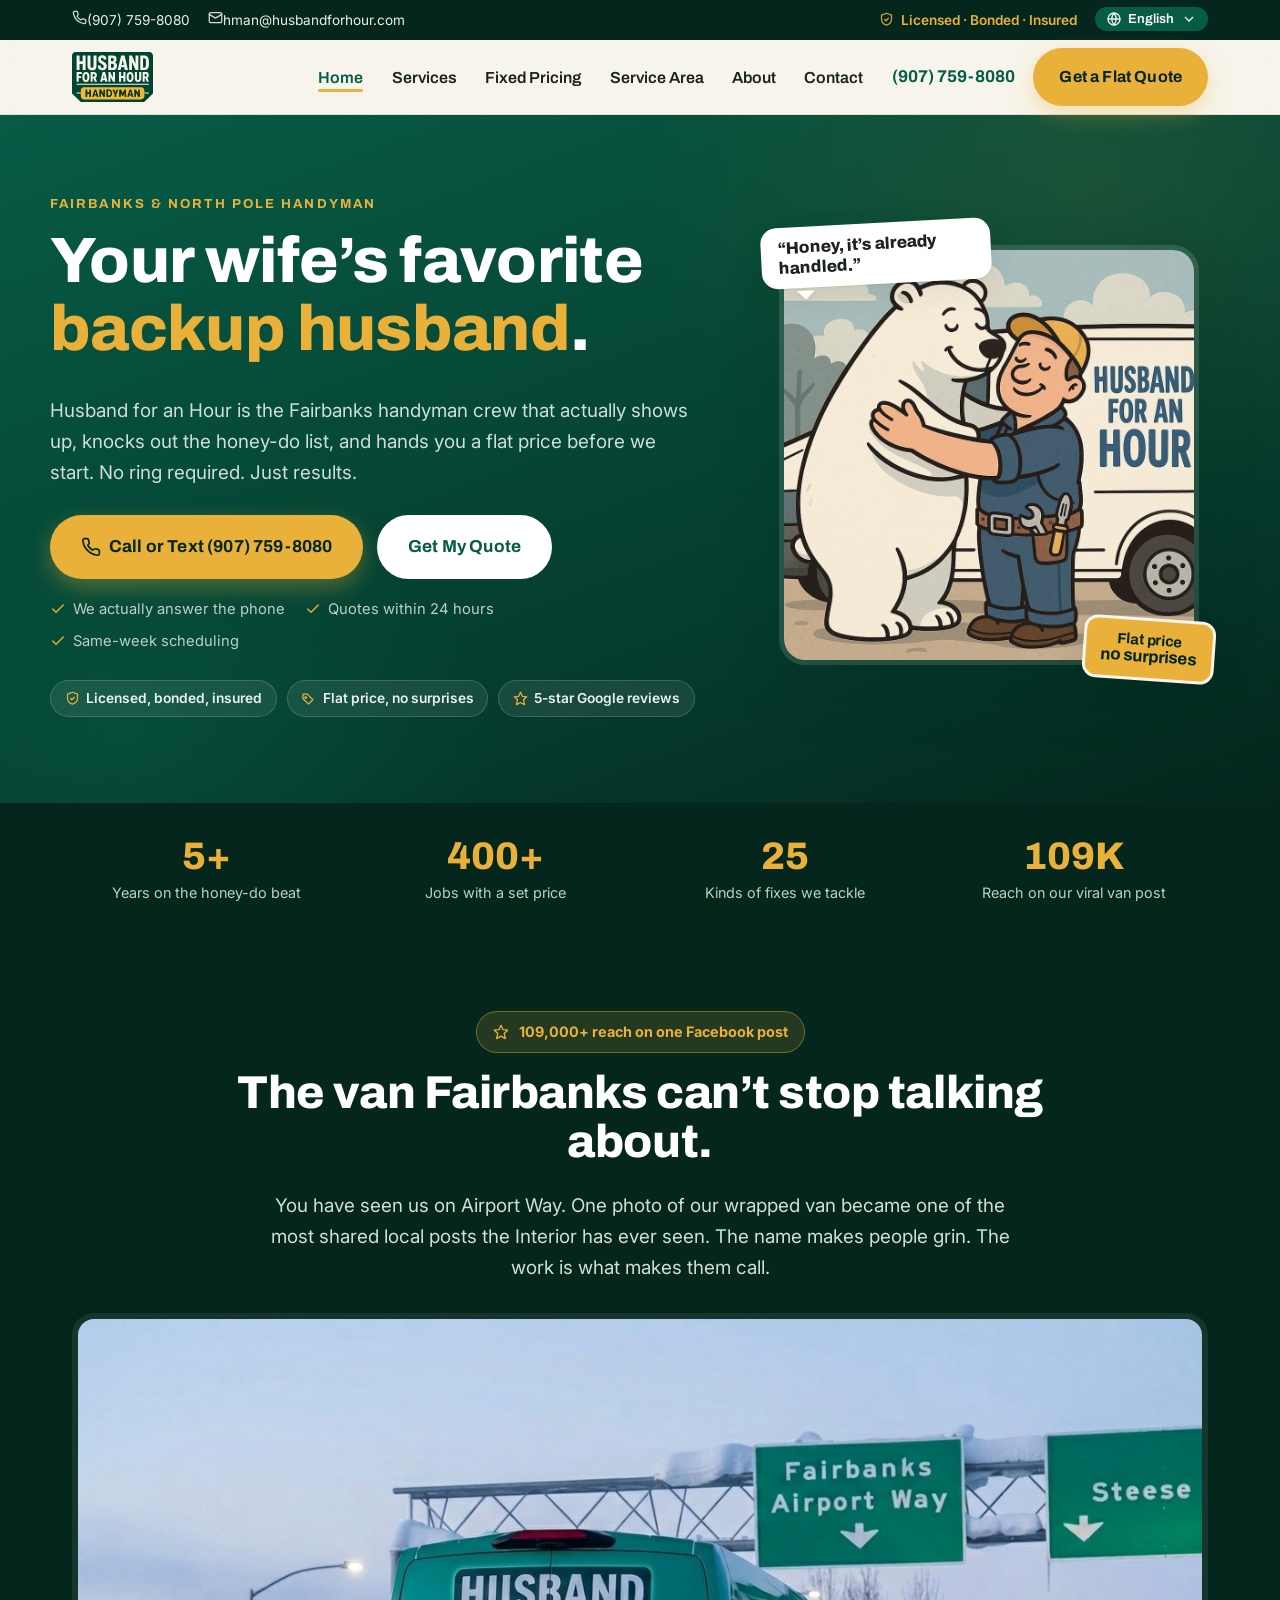
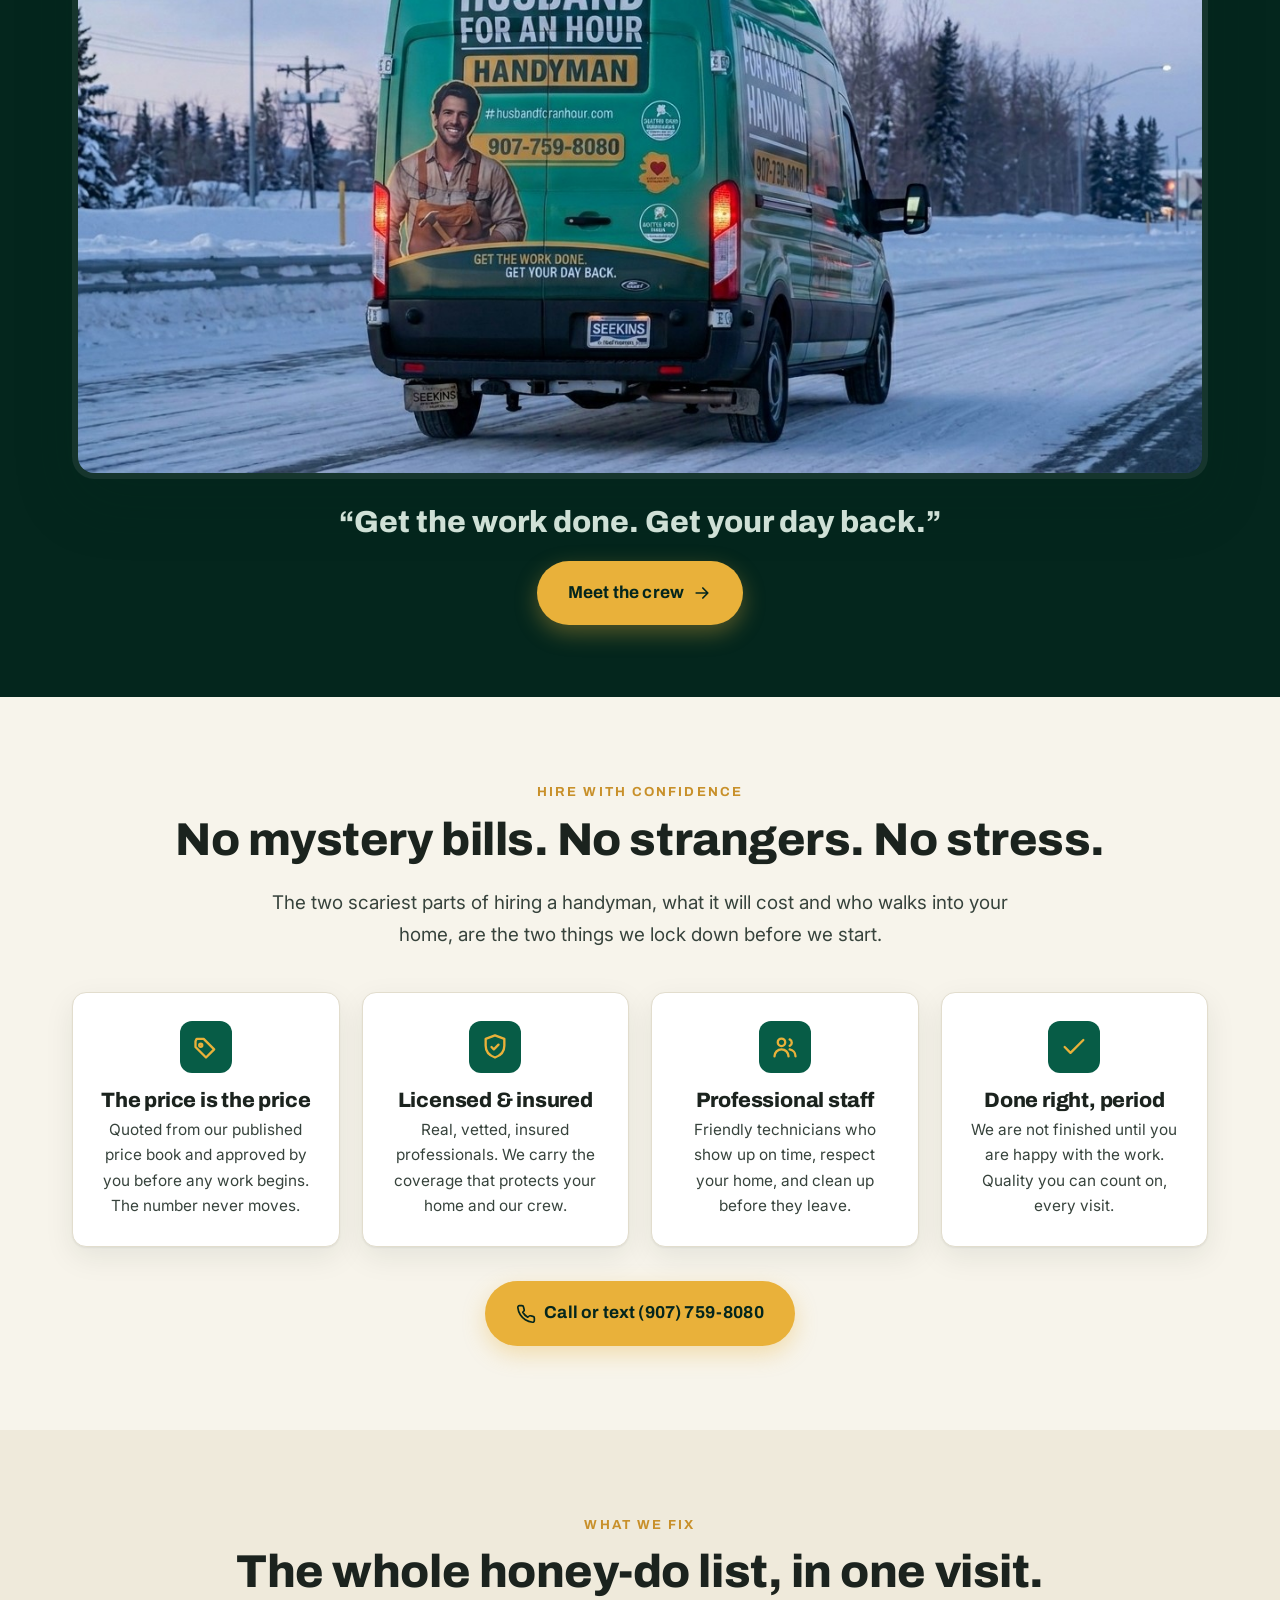
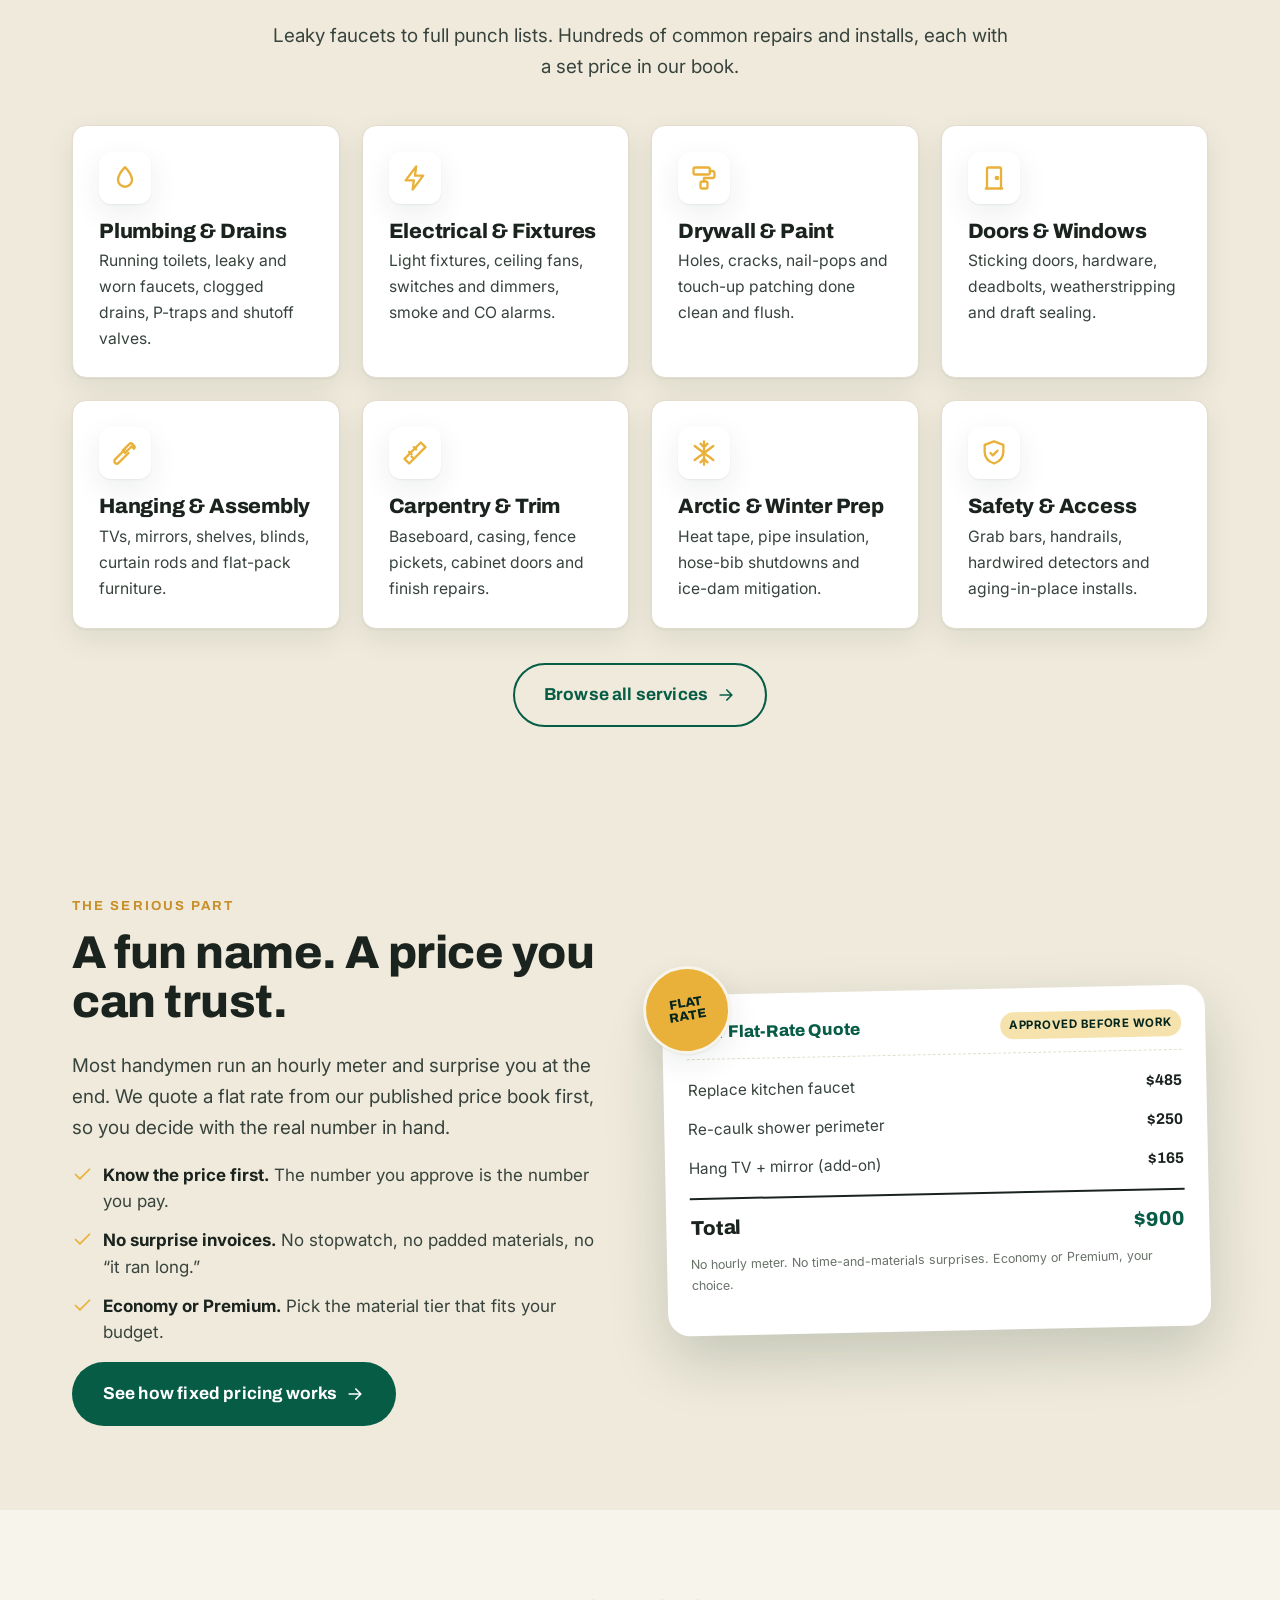
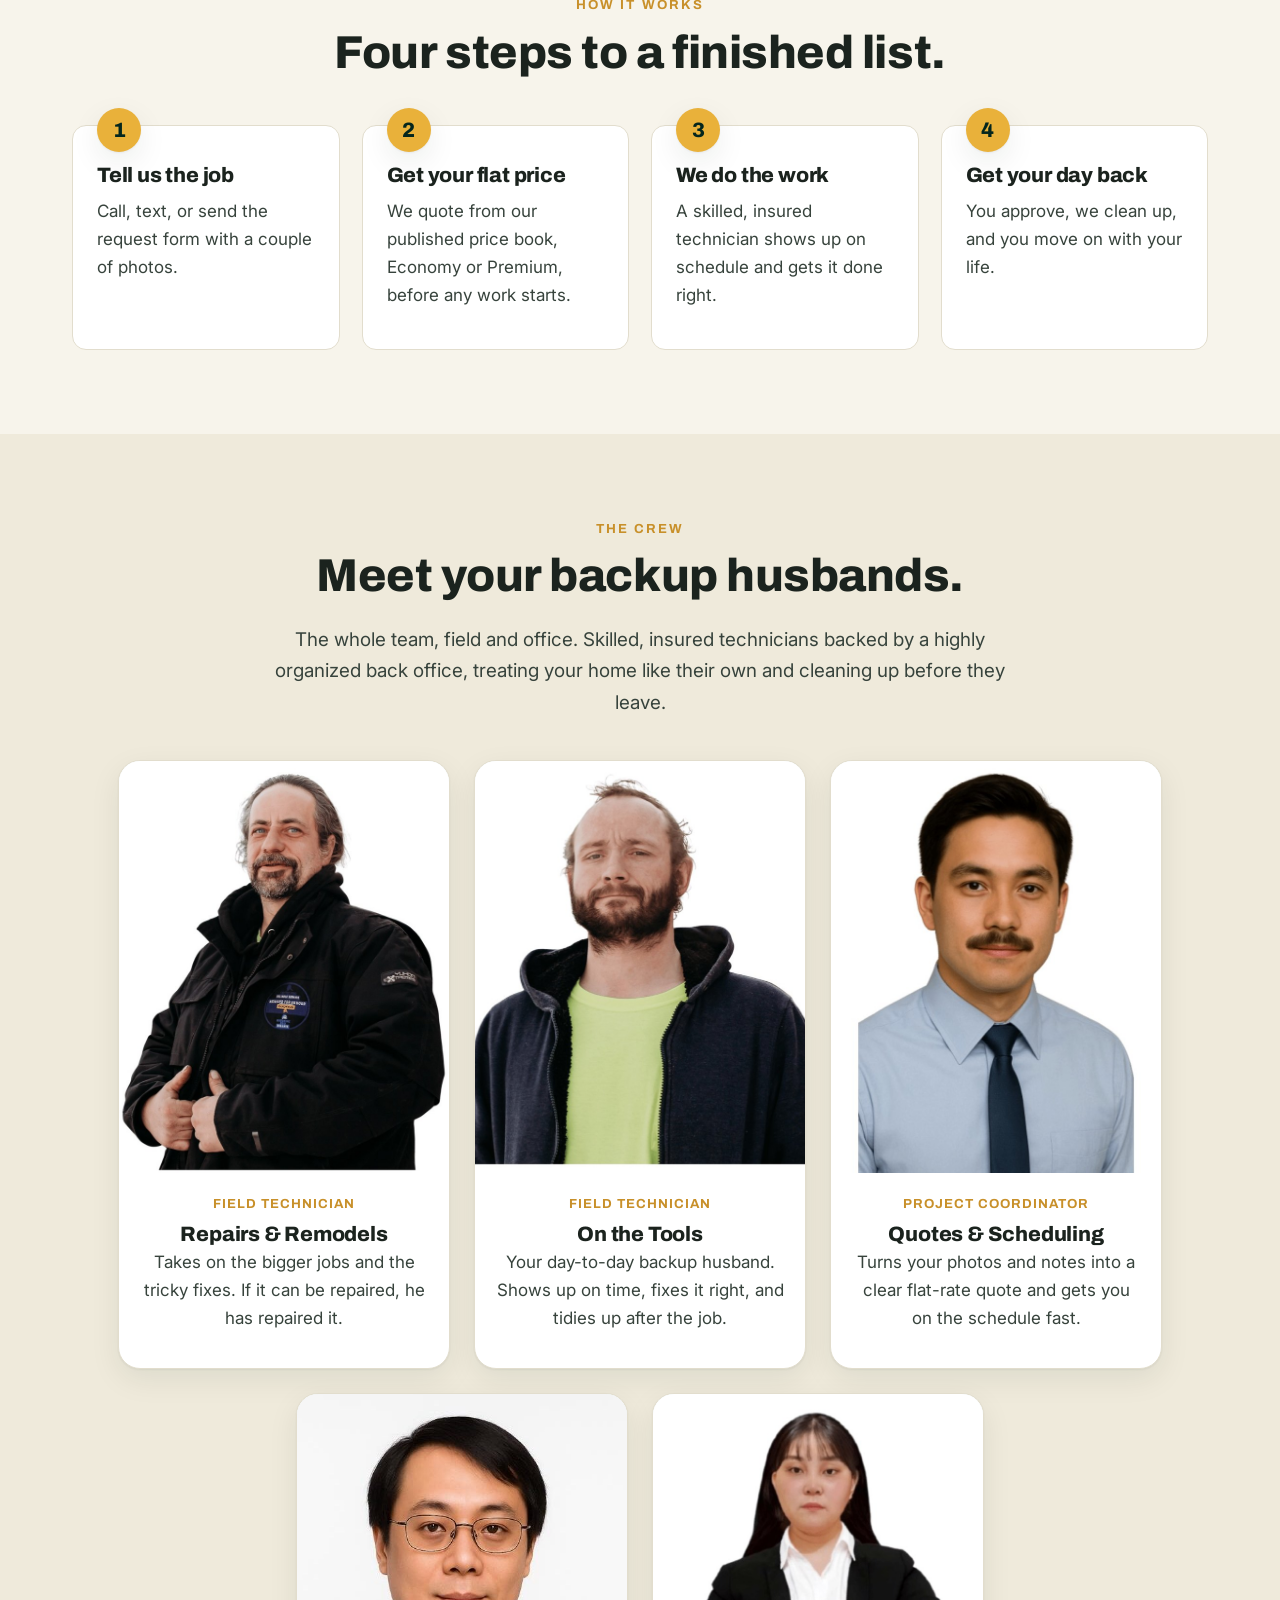
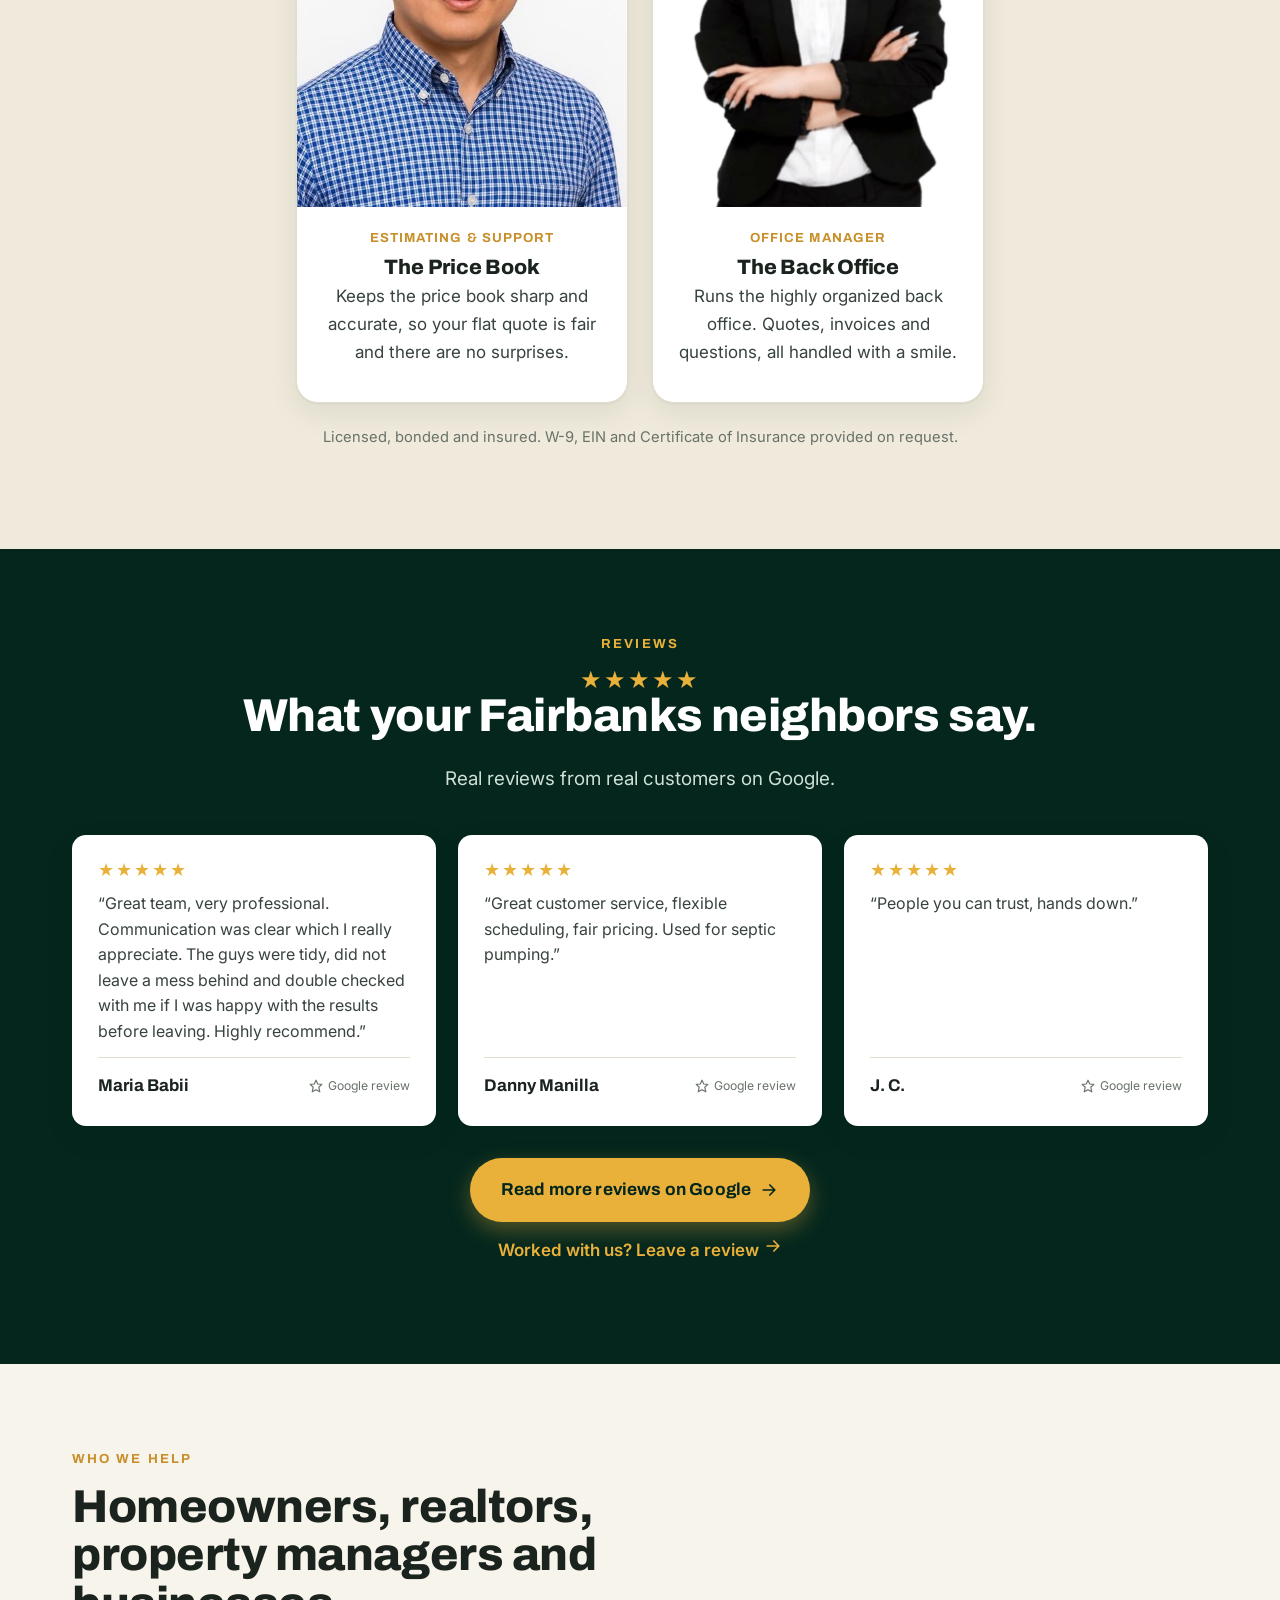
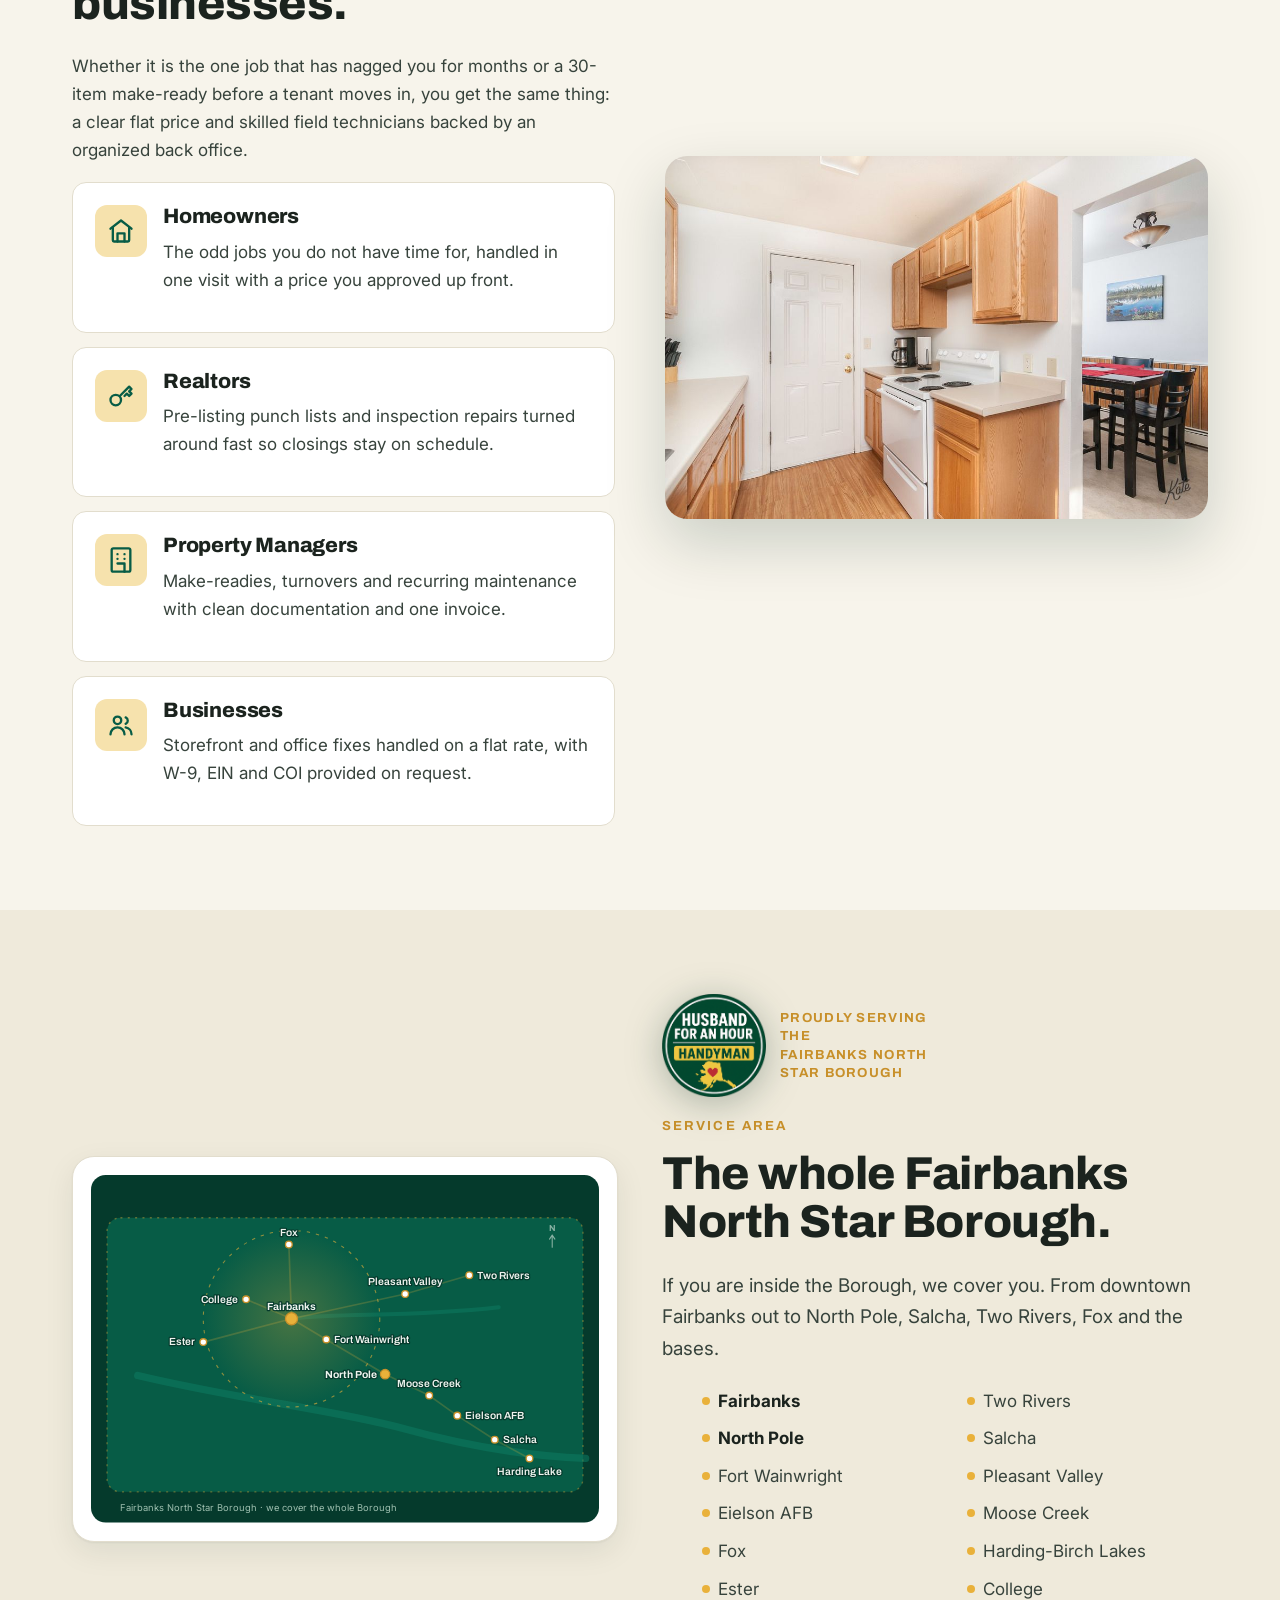
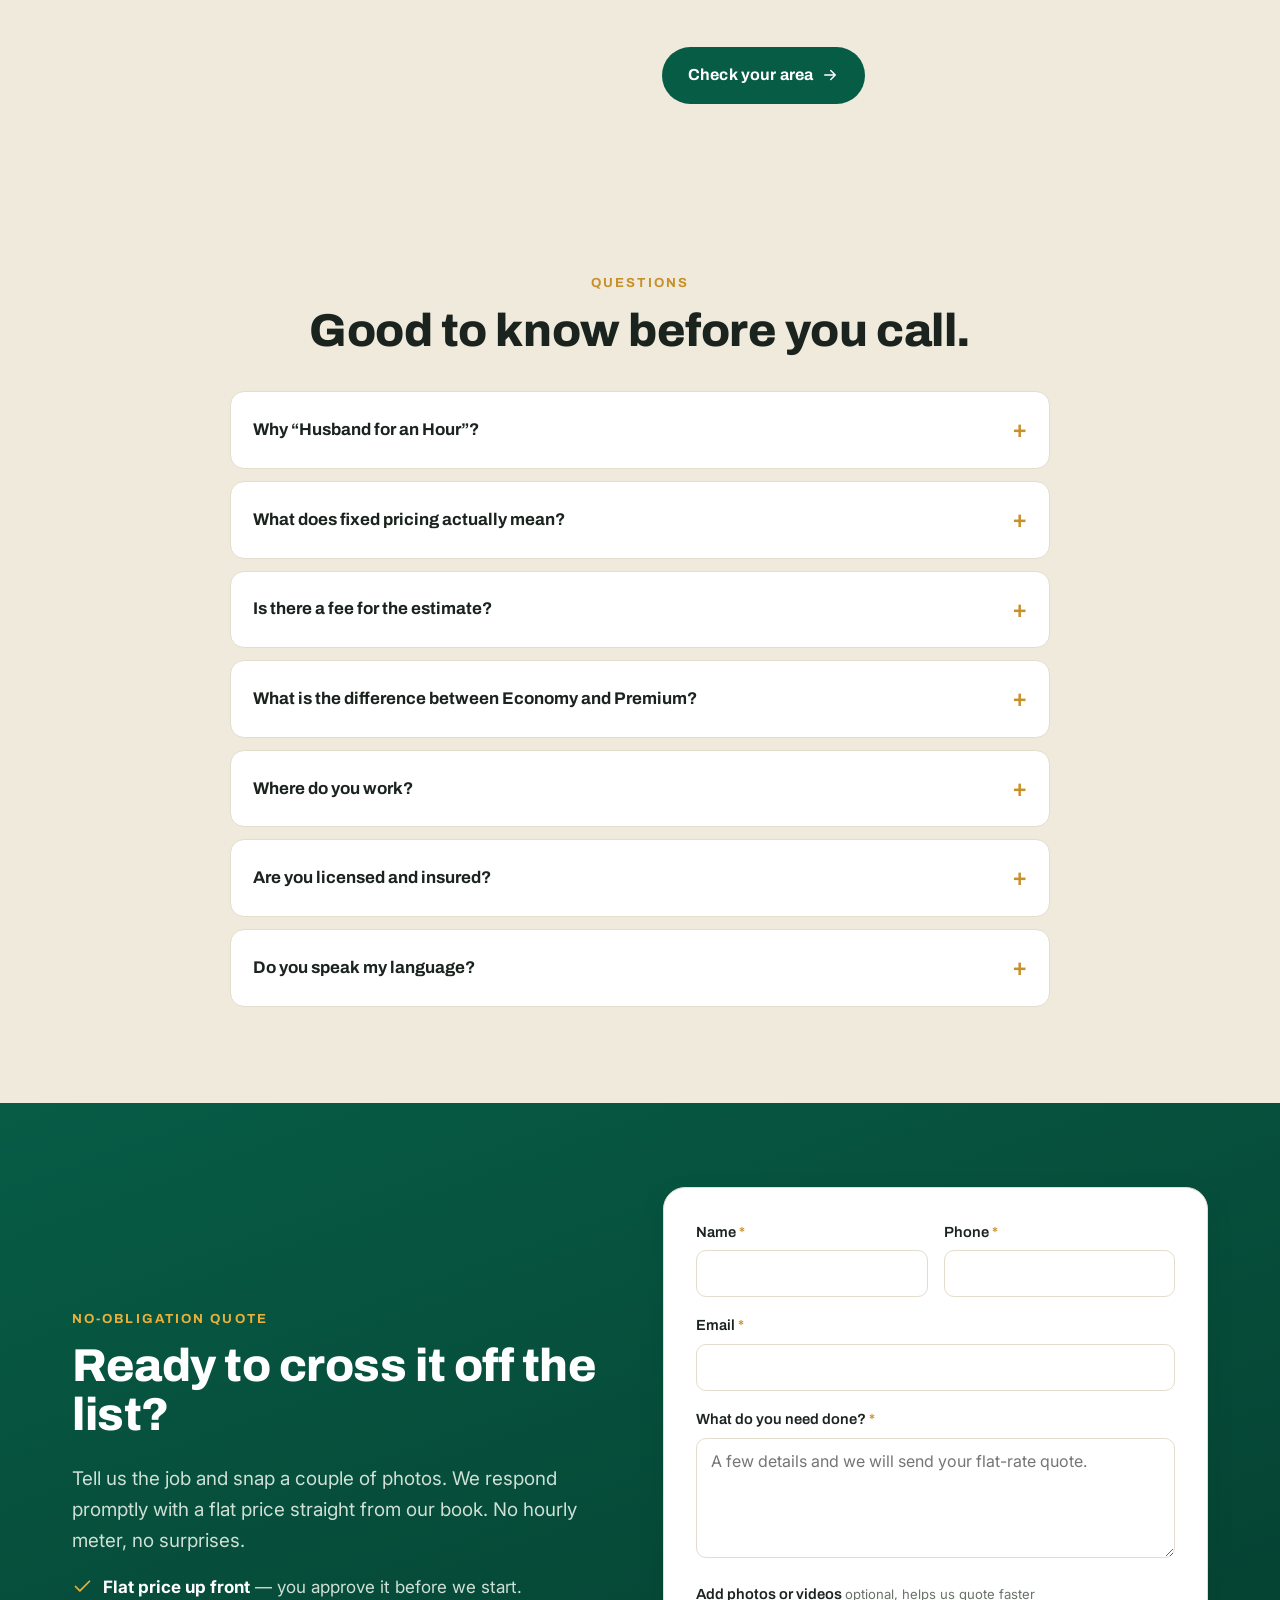
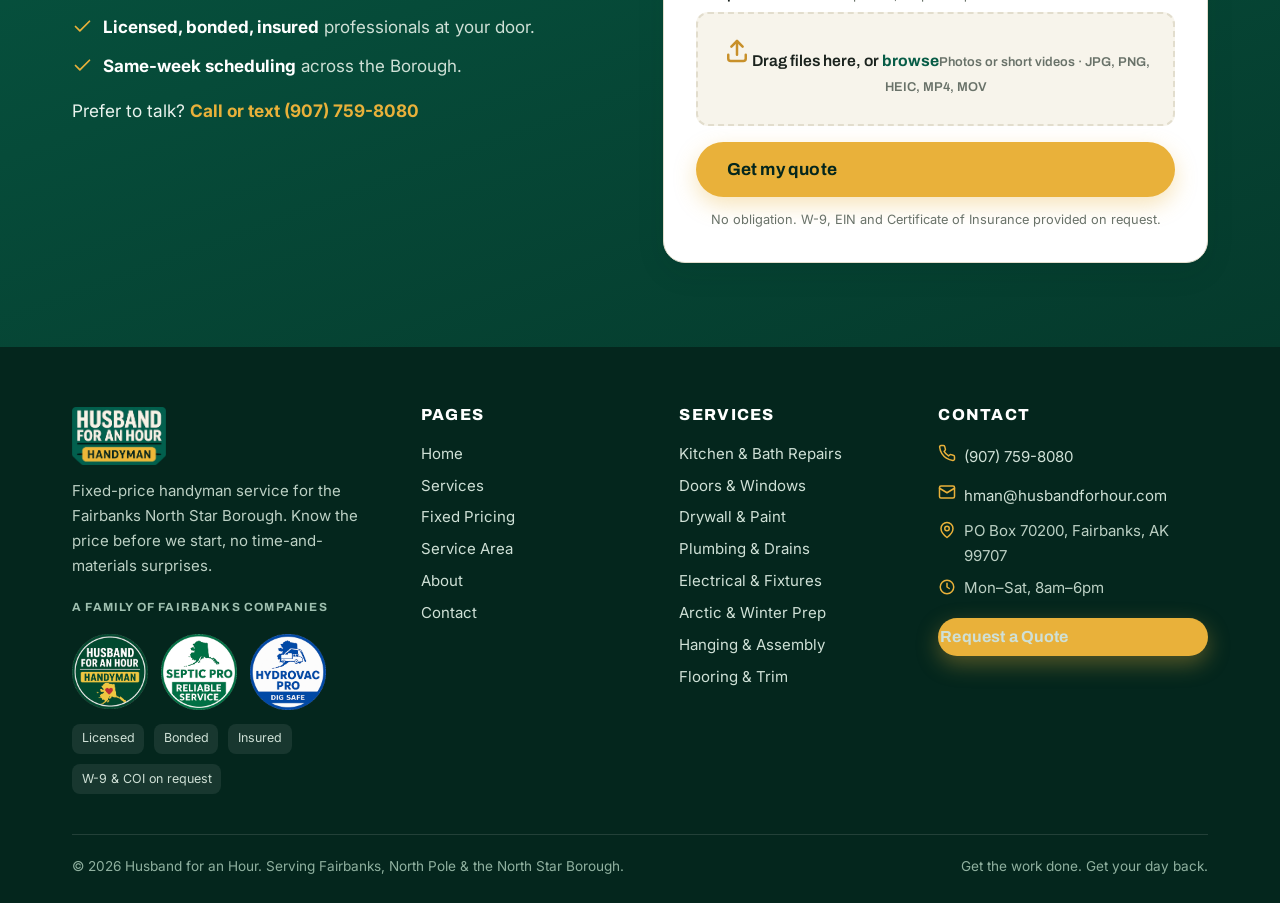
<file: index.html>
<!doctype html><html lang="en"><head>
<!-- Google tag (gtag.js) --><script async src="https://www.googletagmanager.com/gtag/js?id=AW-18004543811"></script><script>window.dataLayer=window.dataLayer||[];function gtag(){dataLayer.push(arguments);}gtag('js',new Date());gtag('config','AW-18004543811');</script><script>function gtag_report_conversion(url){var callback=function(){if(typeof(url)!='undefined'){window.location=url;}};gtag('event','conversion',{'send_to':'AW-18004543811/7Xt_CK-mx8gcEMOSnolD','value':1.0,'currency':'USD','event_callback':callback});return false;}</script>
<meta charset="utf-8"><meta name="viewport" content="width=device-width,initial-scale=1">
<title>Husband for an Hour | Fairbanks Handyman Service, Flat-Rate Pricing</title>
<meta name="description" content="Your wife&#39;s favorite backup husband. Husband for an Hour is a licensed, insured Fairbanks handyman service that knocks out your honey-do list with flat-rate pricing from a published price book. Call (907) 759-8080.">
<meta name="robots" content="index, follow, max-image-preview:large, max-snippet:-1, max-video-preview:-1">
<link rel="canonical" href="https://www.husbandforhour.com/">
<meta name="theme-color" content="#075c46">
<meta name="author" content="Husband for an Hour">
<link rel="preload" as="image" href="assets/img/mascot.jpg" fetchpriority="high">
<meta name="geo.region" content="US-AK"><meta name="geo.placename" content="Fairbanks, Alaska">
<meta name="geo.position" content="64.8378;-147.7164"><meta name="ICBM" content="64.8378, -147.7164">
<meta property="og:type" content="website"><meta property="og:site_name" content="Husband for an Hour">
<meta property="og:title" content="Husband for an Hour | Fairbanks Handyman Service, Flat-Rate Pricing"><meta property="og:description" content="Your wife&#39;s favorite backup husband. Husband for an Hour is a licensed, insured Fairbanks handyman service that knocks out your honey-do list with flat-rate pricing from a published price book. Call (907) 759-8080.">
<meta property="og:url" content="https://www.husbandforhour.com/"><meta property="og:image" content="https://www.husbandforhour.com/assets/img/og-image.jpg">
<meta property="og:image:width" content="1200"><meta property="og:image:height" content="630">
<meta name="twitter:card" content="summary_large_image">
<meta name="twitter:title" content="Husband for an Hour | Fairbanks Handyman Service, Flat-Rate Pricing"><meta name="twitter:description" content="Your wife&#39;s favorite backup husband. Husband for an Hour is a licensed, insured Fairbanks handyman service that knocks out your honey-do list with flat-rate pricing from a published price book. Call (907) 759-8080.">
<meta name="twitter:image" content="https://www.husbandforhour.com/assets/img/og-image.jpg">
<link rel="icon" href="assets/img/favicon.ico" sizes="any">
<link rel="icon" type="image/png" href="assets/img/favicon-32.png" sizes="32x32">
<link rel="apple-touch-icon" href="assets/img/favicon-180.png">
<link rel="preconnect" href="https://fonts.googleapis.com"><link rel="preconnect" href="https://fonts.gstatic.com" crossorigin>
<link href="https://fonts.googleapis.com/css2?family=Archivo:wght@500;600;700;800;900&family=Inter:wght@400;500;600;700&display=swap" rel="stylesheet">
<link rel="stylesheet" href="assets/styles.css?v=24">
<script type="application/ld+json">{"@context": "https://schema.org", "@type": ["HomeAndConstructionBusiness", "HandymanService", "LocalBusiness"], "@id": "https://www.husbandforhour.com/#business", "name": "Husband for an Hour", "description": "Fixed-price handyman service in Fairbanks, Alaska. Flat-rate pricing from a published price book gives homeowners, realtors and property managers certainty on cost before work begins.", "url": "https://www.husbandforhour.com/", "telephone": "+19077598080", "email": "hman@husbandforhour.com", "image": "https://www.husbandforhour.com/assets/img/og-image.jpg", "logo": "https://www.husbandforhour.com/assets/img/logo.png", "priceRange": "$$", "currenciesAccepted": "USD", "paymentAccepted": "Cash, Check, Credit Card", "address": {"@type": "PostalAddress", "postOfficeBoxNumber": "70200", "addressLocality": "Fairbanks", "addressRegion": "AK", "postalCode": "99707", "addressCountry": "US"}, "geo": {"@type": "GeoCoordinates", "latitude": 64.8378, "longitude": -147.7164}, "areaServed": [{"@type": "AdministrativeArea", "name": "Fairbanks North Star Borough"}, {"@type": "City", "name": "Fairbanks"}, {"@type": "City", "name": "North Pole"}, {"@type": "City", "name": "Fox"}, {"@type": "City", "name": "Ester"}, {"@type": "City", "name": "Two Rivers"}, {"@type": "City", "name": "Salcha"}, {"@type": "City", "name": "Eielson AFB"}, {"@type": "City", "name": "Fort Wainwright"}, {"@type": "City", "name": "Pleasant Valley"}, {"@type": "City", "name": "Moose Creek"}], "serviceArea": {"@type": "GeoCircle", "geoMidpoint": {"@type": "GeoCoordinates", "latitude": 64.8378, "longitude": -147.7164}, "geoRadius": 48000}, "openingHoursSpecification": [{"@type": "OpeningHoursSpecification", "dayOfWeek": ["Monday", "Tuesday", "Wednesday", "Thursday", "Friday", "Saturday"], "opens": "08:00", "closes": "18:00"}], "knowsLanguage": ["en", "es", "ru", "ko", "tl", "zh-CN", "vi", "de", "fr", "ja", "ar", "hi"], "slogan": "Get the work done. Get your day back.", "hasOfferCatalog": {"@type": "OfferCatalog", "name": "Flat-Rate Handyman Price Book", "itemListElement": [{"@type": "Offer", "itemOffered": {"@type": "Service", "name": "Kitchen and bath repairs"}}, {"@type": "Offer", "itemOffered": {"@type": "Service", "name": "Plumbing and drain service"}}, {"@type": "Offer", "itemOffered": {"@type": "Service", "name": "Minor electrical and fixtures"}}, {"@type": "Offer", "itemOffered": {"@type": "Service", "name": "Drywall patch and paint"}}, {"@type": "Offer", "itemOffered": {"@type": "Service", "name": "Doors, windows and weatherization"}}, {"@type": "Offer", "itemOffered": {"@type": "Service", "name": "Flooring and trim repair"}}, {"@type": "Offer", "itemOffered": {"@type": "Service", "name": "Hanging and furniture assembly"}}, {"@type": "Offer", "itemOffered": {"@type": "Service", "name": "Arctic and winter weatherization"}}, {"@type": "Offer", "itemOffered": {"@type": "Service", "name": "Safety and accessibility installs"}}, {"@type": "Offer", "itemOffered": {"@type": "Service", "name": "Exterior, gutters and curb appeal"}}, {"@type": "Offer", "itemOffered": {"@type": "Service", "name": "Realtor punch lists"}}, {"@type": "Offer", "itemOffered": {"@type": "Service", "name": "Rental turnovers and property maintenance"}}]}, "sameAs": ["https://www.facebook.com/husbandforhour"]}</script><script type="application/ld+json">{"@context": "https://schema.org", "@type": "WebSite", "@id": "https://www.husbandforhour.com/#website", "name": "Husband for an Hour", "url": "https://www.husbandforhour.com/", "inLanguage": "en-US", "publisher": {"@id": "https://www.husbandforhour.com/#business"}}</script><script type="application/ld+json">{"@context": "https://schema.org", "@type": "WebPage", "@id": "https://www.husbandforhour.com/#webpage", "url": "https://www.husbandforhour.com/", "name": "Husband for an Hour | Fairbanks Handyman, Flat-Rate Pricing", "isPartOf": {"@id": "https://www.husbandforhour.com/#website"}, "about": {"@id": "https://www.husbandforhour.com/#business"}, "inLanguage": "en-US", "speakable": {"@type": "SpeakableSpecification", "cssSelector": ["h1", ".lead", ".q .a"]}}</script><script type="application/ld+json">{"@context": "https://schema.org", "@type": "FAQPage", "mainEntity": [{"@type": "Question", "name": "Why &ldquo;Husband for an Hour&rdquo;?", "acceptedAnswer": {"@type": "Answer", "text": "Because somebody has to fix the honey-do list, and it does not have to be you. The name is a wink. The work is the real deal: licensed, insured technicians who show up and get it done."}}, {"@type": "Question", "name": "What does fixed pricing actually mean?", "acceptedAnswer": {"@type": "Answer", "text": "Every common job has a set flat rate in our price book. We quote that number before we start, so you are never surprised by an hourly meter or an open-ended time-and-materials invoice."}}, {"@type": "Question", "name": "Is there a fee for the estimate?", "acceptedAnswer": {"@type": "Answer", "text": "A standard onsite diagnosis is $200, and it is discounted when you have more than one price-book service done on the same visit. Sending a few photos up front helps us quote accurately from our price book."}}, {"@type": "Question", "name": "What is the difference between Economy and Premium?", "acceptedAnswer": {"@type": "Answer", "text": "Same skilled labor either way. Economy uses solid standard-grade materials; Premium uses higher-end parts and finishes. You choose the tier that fits your budget."}}, {"@type": "Question", "name": "Where do you work?", "acceptedAnswer": {"@type": "Answer", "text": "Across the Fairbanks North Star Borough: Fairbanks, North Pole, Fox, Ester, Two Rivers, Salcha, Eielson AFB, Fort Wainwright and the surrounding communities."}}, {"@type": "Question", "name": "Are you licensed and insured?", "acceptedAnswer": {"@type": "Answer", "text": "Yes. We are licensed, bonded and insured, and we provide a W-9, EIN and Certificate of Insurance on request."}}, {"@type": "Question", "name": "Do you speak my language?", "acceptedAnswer": {"@type": "Answer", "text": "Our site translates into more than 80 languages. Use the globe menu at the top of the page to read everything in the language you are most comfortable with."}}]}</script><script type="application/ld+json">{"@context": "https://schema.org", "@type": "LocalBusiness", "@id": "https://www.husbandforhour.com/#business", "aggregateRating": {"@type": "AggregateRating", "ratingValue": "5", "reviewCount": "3", "bestRating": "5"}, "review": [{"@type": "Review", "author": {"@type": "Person", "name": "Maria Babii"}, "reviewRating": {"@type": "Rating", "ratingValue": "5", "bestRating": "5"}, "reviewBody": "Great team, very professional. Communication was clear which I really appreciate. The guys were tidy, did not leave a mess behind and double checked with me if I was happy with the results before leaving. Highly recommend."}, {"@type": "Review", "author": {"@type": "Person", "name": "Danny Manilla"}, "reviewRating": {"@type": "Rating", "ratingValue": "5", "bestRating": "5"}, "reviewBody": "Great customer service, flexible scheduling, fair pricing."}, {"@type": "Review", "author": {"@type": "Person", "name": "J. C."}, "reviewRating": {"@type": "Rating", "ratingValue": "5", "bestRating": "5"}, "reviewBody": "People you can trust, hands down."}]}</script>
</head><body><div class="util"><div class="wrap">
  <span class="u-item"><a href="tel:+19077598080" onclick="return gtag_report_conversion('tel:+19077598080');"><svg width="20" height="20" viewBox="0 0 24 24" fill="none" stroke="currentColor" stroke-width="2" stroke-linecap="round" stroke-linejoin="round"><path d="M22 16.9v3a2 2 0 0 1-2.2 2 19.8 19.8 0 0 1-8.6-3 19.5 19.5 0 0 1-6-6 19.8 19.8 0 0 1-3-8.6A2 2 0 0 1 4.1 2h3a2 2 0 0 1 2 1.7c.1 1 .4 1.9.7 2.8a2 2 0 0 1-.5 2.1L8.1 9.9a16 16 0 0 0 6 6l1.3-1.2a2 2 0 0 1 2.1-.5c.9.3 1.8.6 2.8.7a2 2 0 0 1 1.7 2z"/></svg>(907) 759-8080</a></span>
  <span class="u-item hide-sm"><a href="mailto:hman@husbandforhour.com"><svg width="20" height="20" viewBox="0 0 24 24" fill="none" stroke="currentColor" stroke-width="2" stroke-linecap="round" stroke-linejoin="round"><rect x="2" y="4" width="20" height="16" rx="2"/><path d="m22 7-10 6L2 7"/></svg>hman@husbandforhour.com</a></span>
  <span class="u-spacer"></span>
  <span class="u-item hide-sm u-badge"><svg width="20" height="20" viewBox="0 0 24 24" fill="none" stroke="currentColor" stroke-width="2" stroke-linecap="round" stroke-linejoin="round"><path d="M12 2 4 5v6c0 5 3.4 8.5 8 10 4.6-1.5 8-5 8-10V5z"/><path d="m9 12 2 2 4-4"/></svg>Licensed &middot; Bonded &middot; Insured</span>
  <span class="u-item notranslate" translate="no"><div class="lang"><button class="lang-btn" aria-label="Choose language"><svg width="20" height="20" viewBox="0 0 24 24" fill="none" stroke="currentColor" stroke-width="2" stroke-linecap="round" stroke-linejoin="round"><circle cx="12" cy="12" r="9"/><path d="M3 12h18M12 3a14 14 0 0 1 0 18 14 14 0 0 1 0-18z"/></svg><span class="lang-label">English</span><svg viewBox="0 0 24 24" width="14" height="14" fill="none" stroke="currentColor" stroke-width="2"><path d="m6 9 6 6 6-6"/></svg></button><div class="lang-panel"><input class="lang-search" type="text" placeholder="Search 80+ languages..." translate="no"><ul class="lang-list"></ul><div class="lang-credit">Translation by Google</div></div></div></span>
</div></div>
<header class="nav"><div class="wrap nav-inner">
  <a class="brand notranslate" href="index.html" translate="no" aria-label="Husband for an Hour home">
    <img src="assets/img/logo.svg" alt="Husband for an Hour handyman logo" width="860" height="531" loading="eager" fetchpriority="high" decoding="async"></a>
  <nav><ul class="nav-links"><li class="nav-lang-item notranslate" translate="no"><div class="lang nav-lang"><button class="lang-btn" aria-label="Choose language"><svg width="20" height="20" viewBox="0 0 24 24" fill="none" stroke="currentColor" stroke-width="2" stroke-linecap="round" stroke-linejoin="round"><circle cx="12" cy="12" r="9"/><path d="M3 12h18M12 3a14 14 0 0 1 0 18 14 14 0 0 1 0-18z"/></svg><span class="lang-label">English</span><svg viewBox="0 0 24 24" width="14" height="14" fill="none" stroke="currentColor" stroke-width="2"><path d="m6 9 6 6 6-6"/></svg></button><div class="lang-panel"><input class="lang-search" type="text" placeholder="Search 80+ languages..." translate="no"><ul class="lang-list"></ul><div class="lang-credit">Translation by Google</div></div></div></li><li><a href="index.html" class="active">Home</a></li><li><a href="services.html" class="">Services</a></li><li><a href="pricing.html" class="">Fixed Pricing</a></li><li><a href="service-area.html" class="">Service Area</a></li><li><a href="about.html" class="">About</a></li><li><a href="contact.html" class="">Contact</a></li></ul></nav>
  <a class="nav-phone" href="tel:+19077598080" onclick="return gtag_report_conversion('tel:+19077598080');">(907) 759-8080</a>
  <div class="nav-cta"><a class="btn btn-gold" href="contact.html">Get a Flat Quote</a></div>
  <button class="hamburger" aria-label="Menu"><svg width="20" height="20" viewBox="0 0 24 24" fill="none" stroke="currentColor" stroke-width="2" stroke-linecap="round" stroke-linejoin="round"><path d="M4 7h16M4 12h16M4 17h16"/></svg></button>
</div></header>
<section class="hero"><div class="wrap hero-grid">
  <div class="reveal">
    <p class="eyebrow" style="color:var(--gold)">Fairbanks &amp; North Pole Handyman</p>
    <h1>Your wife&rsquo;s favorite <span class="hl">backup husband</span>.</h1>
    <p class="lead">Husband for an Hour is the Fairbanks handyman crew that actually shows up, knocks out the honey-do list, and hands you a flat price before we start. No ring required. Just results.</p>
    <div class="hero-cta">
      <a class="btn btn-gold btn-lg" href="tel:+19077598080" onclick="return gtag_report_conversion('tel:+19077598080');"><svg width="20" height="20" viewBox="0 0 24 24" fill="none" stroke="currentColor" stroke-width="2" stroke-linecap="round" stroke-linejoin="round"><path d="M22 16.9v3a2 2 0 0 1-2.2 2 19.8 19.8 0 0 1-8.6-3 19.5 19.5 0 0 1-6-6 19.8 19.8 0 0 1-3-8.6A2 2 0 0 1 4.1 2h3a2 2 0 0 1 2 1.7c.1 1 .4 1.9.7 2.8a2 2 0 0 1-.5 2.1L8.1 9.9a16 16 0 0 0 6 6l1.3-1.2a2 2 0 0 1 2.1-.5c.9.3 1.8.6 2.8.7a2 2 0 0 1 1.7 2z"/></svg>Call or Text (907) 759-8080</a>
      <a class="btn btn-light btn-lg" href="contact.html">Get My Quote</a>
    </div>
    <div class="hero-trust">
      <span><svg width="20" height="20" viewBox="0 0 24 24" fill="none" stroke="currentColor" stroke-width="2" stroke-linecap="round" stroke-linejoin="round"><path d="M20 6 9 17l-5-5"/></svg>We actually answer the phone</span>
      <span><svg width="20" height="20" viewBox="0 0 24 24" fill="none" stroke="currentColor" stroke-width="2" stroke-linecap="round" stroke-linejoin="round"><path d="M20 6 9 17l-5-5"/></svg>Quotes within 24 hours</span>
      <span><svg width="20" height="20" viewBox="0 0 24 24" fill="none" stroke="currentColor" stroke-width="2" stroke-linecap="round" stroke-linejoin="round"><path d="M20 6 9 17l-5-5"/></svg>Same-week scheduling</span>
    </div>
    <div class="hero-chips">
      <span class="chip"><svg width="20" height="20" viewBox="0 0 24 24" fill="none" stroke="currentColor" stroke-width="2" stroke-linecap="round" stroke-linejoin="round"><path d="M12 2 4 5v6c0 5 3.4 8.5 8 10 4.6-1.5 8-5 8-10V5z"/><path d="m9 12 2 2 4-4"/></svg>Licensed, bonded, insured</span>
      <span class="chip"><svg width="20" height="20" viewBox="0 0 24 24" fill="none" stroke="currentColor" stroke-width="2" stroke-linecap="round" stroke-linejoin="round"><path d="M3 7v5l9 9 7-7-9-9H4z" /><circle cx="7.5" cy="10.5" r="1.3"/></svg>Flat price, no surprises</span>
      <span class="chip"><svg width="20" height="20" viewBox="0 0 24 24" fill="none" stroke="currentColor" stroke-width="2" stroke-linecap="round" stroke-linejoin="round"><path d="m12 2 3 6.5 7 .8-5.2 4.8L18.5 22 12 18.3 5.5 22l1.7-7.9L2 9.3l7-.8z"/></svg>5-star Google reviews</span>
    </div>
  </div>
  <div class="hero-visual reveal">
    <div class="hero-figure">
      <img src="assets/img/mascot.jpg" alt="Husband for an Hour mascot, a polar bear hugging a friendly Fairbanks handyman by the van" loading="eager" fetchpriority="high" width="900" height="900" decoding="async">
      <div class="speech">&ldquo;Honey, it&rsquo;s already handled.&rdquo;</div>
      <div class="price-tag">Flat price<b>no surprises</b></div>
    </div>
  </div>
</div></section>

<section class="stats"><div class="wrap">
  <div class="stat reveal"><div class="num" data-count="5" data-suffix="+">0</div><div class="lbl">Years on the honey-do beat</div></div>
  <div class="stat reveal"><div class="num" data-count="400" data-suffix="+">0</div><div class="lbl">Jobs with a set price</div></div>
  <div class="stat reveal"><div class="num" data-count="25">0</div><div class="lbl">Kinds of fixes we tackle</div></div>
  <div class="stat reveal"><div class="num" data-count="109" data-suffix="K">0</div><div class="lbl">Reach on our viral van post</div></div>
</div></section>

<section class="vanband"><div class="wrap">
  <div class="vanband-head reveal">
    <span class="fbstat"><svg width="20" height="20" viewBox="0 0 24 24" fill="none" stroke="currentColor" stroke-width="2" stroke-linecap="round" stroke-linejoin="round"><path d="m12 2 3 6.5 7 .8-5.2 4.8L18.5 22 12 18.3 5.5 22l1.7-7.9L2 9.3l7-.8z"/></svg>109,000+ reach on one Facebook post</span>
    <h2>The van Fairbanks can&rsquo;t stop talking about.</h2>
    <p class="lead" style="margin-left:auto;margin-right:auto">You have seen us on Airport Way. One photo of our wrapped van became one of the most shared local posts the Interior has ever seen. The name makes people grin. The work is what makes them call.</p>
  </div>
  <div class="vanband-photo reveal"><img src="assets/img/van-fairbanks.jpg" alt="Husband for an Hour wrapped service van on Airport Way in Fairbanks, Alaska, near the Fairbanks Airport Way and Steese Highway signs" width="1264" height="848" decoding="async" loading="lazy"></div>
  <div class="vanband-foot reveal">
    <p class="tagline-lg">&ldquo;Get the work done. Get your day back.&rdquo;</p>
    <a class="btn btn-gold btn-lg" href="#team">Meet the crew <svg width="20" height="20" viewBox="0 0 24 24" fill="none" stroke="currentColor" stroke-width="2" stroke-linecap="round" stroke-linejoin="round"><path d="M5 12h14M13 6l6 6-6 6"/></svg></a>
  </div>
</div></section>

<section class="sec"><div class="wrap">
  <div class="center reveal"><p class="eyebrow">Hire with confidence</p>
    <h2>No mystery bills. No strangers. No stress.</h2>
    <p class="lead center">The two scariest parts of hiring a handyman, what it will cost and who walks into your home, are the two things we lock down before we start.</p></div>
  <div class="grid g-4" style="margin-top:42px">
    <div class="promise-card reveal"><div class="icon"><svg width="20" height="20" viewBox="0 0 24 24" fill="none" stroke="currentColor" stroke-width="2" stroke-linecap="round" stroke-linejoin="round"><path d="M3 7v5l9 9 7-7-9-9H4z" /><circle cx="7.5" cy="10.5" r="1.3"/></svg></div><h3>The price is the price</h3><p>Quoted from our published price book and approved by you before any work begins. The number never moves.</p></div>
    <div class="promise-card reveal"><div class="icon"><svg width="20" height="20" viewBox="0 0 24 24" fill="none" stroke="currentColor" stroke-width="2" stroke-linecap="round" stroke-linejoin="round"><path d="M12 2 4 5v6c0 5 3.4 8.5 8 10 4.6-1.5 8-5 8-10V5z"/><path d="m9 12 2 2 4-4"/></svg></div><h3>Licensed &amp; insured</h3><p>Real, vetted, insured professionals. We carry the coverage that protects your home and our crew.</p></div>
    <div class="promise-card reveal"><div class="icon"><svg width="20" height="20" viewBox="0 0 24 24" fill="none" stroke="currentColor" stroke-width="2" stroke-linecap="round" stroke-linejoin="round"><circle cx="9" cy="8" r="3.2"/><path d="M3 20a6 6 0 0 1 12 0"/><path d="M16 5.5a3 3 0 0 1 0 5.5M21 20a6 6 0 0 0-5-5.9"/></svg></div><h3>Professional staff</h3><p>Friendly technicians who show up on time, respect your home, and clean up before they leave.</p></div>
    <div class="promise-card reveal"><div class="icon"><svg width="20" height="20" viewBox="0 0 24 24" fill="none" stroke="currentColor" stroke-width="2" stroke-linecap="round" stroke-linejoin="round"><path d="M20 6 9 17l-5-5"/></svg></div><h3>Done right, period</h3><p>We are not finished until you are happy with the work. Quality you can count on, every visit.</p></div>
  </div>
  <div class="center" style="margin-top:34px"><a class="btn btn-gold btn-lg" href="tel:+19077598080" onclick="return gtag_report_conversion('tel:+19077598080');"><svg width="20" height="20" viewBox="0 0 24 24" fill="none" stroke="currentColor" stroke-width="2" stroke-linecap="round" stroke-linejoin="round"><path d="M22 16.9v3a2 2 0 0 1-2.2 2 19.8 19.8 0 0 1-8.6-3 19.5 19.5 0 0 1-6-6 19.8 19.8 0 0 1-3-8.6A2 2 0 0 1 4.1 2h3a2 2 0 0 1 2 1.7c.1 1 .4 1.9.7 2.8a2 2 0 0 1-.5 2.1L8.1 9.9a16 16 0 0 0 6 6l1.3-1.2a2 2 0 0 1 2.1-.5c.9.3 1.8.6 2.8.7a2 2 0 0 1 1.7 2z"/></svg>Call or text (907) 759-8080</a></div>
</div></section>

<section class="sec value"><div class="wrap">
  <div class="center reveal" id="services-top"><p class="eyebrow">What we fix</p><h2>The whole honey-do list, in one visit.</h2>
  <p class="lead center">Leaky faucets to full punch lists. Hundreds of common repairs and installs, each with a set price in our book.</p></div>
  <div class="grid g-4" style="margin-top:42px"><div class="card reveal"><div class="icon"><svg width="20" height="20" viewBox="0 0 24 24" fill="none" stroke="currentColor" stroke-width="2" stroke-linecap="round" stroke-linejoin="round"><path d="M12 2.7C12 2.7 6 9 6 13.5a6 6 0 0 0 12 0C18 9 12 2.7 12 2.7z"/></svg></div><h3>Plumbing &amp; Drains</h3><p>Running toilets, leaky and worn faucets, clogged drains, P-traps and shutoff valves.</p></div><div class="card reveal"><div class="icon"><svg width="20" height="20" viewBox="0 0 24 24" fill="none" stroke="currentColor" stroke-width="2" stroke-linecap="round" stroke-linejoin="round"><path d="M13 2 4 14h7l-1 8 9-12h-7z"/></svg></div><h3>Electrical &amp; Fixtures</h3><p>Light fixtures, ceiling fans, switches and dimmers, smoke and CO alarms.</p></div><div class="card reveal"><div class="icon"><svg width="20" height="20" viewBox="0 0 24 24" fill="none" stroke="currentColor" stroke-width="2" stroke-linecap="round" stroke-linejoin="round"><rect x="3" y="3" width="14" height="6" rx="1.5"/><path d="M17 6h2a2 2 0 0 1 2 2v2a2 2 0 0 1-2 2h-7v3"/><rect x="9" y="15" width="6" height="6" rx="1.5"/></svg></div><h3>Drywall &amp; Paint</h3><p>Holes, cracks, nail-pops and touch-up patching done clean and flush.</p></div><div class="card reveal"><div class="icon"><svg width="20" height="20" viewBox="0 0 24 24" fill="none" stroke="currentColor" stroke-width="2" stroke-linecap="round" stroke-linejoin="round"><path d="M5 21h14"/><path d="M6 21V4a1 1 0 0 1 1-1h10a1 1 0 0 1 1 1v17"/><circle cx="14.5" cy="12" r="1"/></svg></div><h3>Doors &amp; Windows</h3><p>Sticking doors, hardware, deadbolts, weatherstripping and draft sealing.</p></div><div class="card reveal"><div class="icon"><svg width="20" height="20" viewBox="0 0 24 24" fill="none" stroke="currentColor" stroke-width="2" stroke-linecap="round" stroke-linejoin="round"><path d="m15 12-8.5 8.5a2.1 2.1 0 0 1-3-3L12 9"/><path d="M17.6 6.4 12 12l-2-2 5.6-5.6a2 2 0 0 1 2.8 0l1.2 1.2a2 2 0 0 1 0 2.8z"/></svg></div><h3>Hanging &amp; Assembly</h3><p>TVs, mirrors, shelves, blinds, curtain rods and flat-pack furniture.</p></div><div class="card reveal"><div class="icon"><svg width="20" height="20" viewBox="0 0 24 24" fill="none" stroke="currentColor" stroke-width="2" stroke-linecap="round" stroke-linejoin="round"><path d="M3 17 17 3l4 4L7 21z"/><path d="M7 11l2 2M11 7l2 2M9 15l1 1"/></svg></div><h3>Carpentry &amp; Trim</h3><p>Baseboard, casing, fence pickets, cabinet doors and finish repairs.</p></div><div class="card reveal"><div class="icon"><svg width="20" height="20" viewBox="0 0 24 24" fill="none" stroke="currentColor" stroke-width="2" stroke-linecap="round" stroke-linejoin="round"><path d="M12 2v20M4 6l16 12M20 6 4 18"/><path d="m9 4 3 3 3-3M9 20l3-3 3 3"/></svg></div><h3>Arctic &amp; Winter Prep</h3><p>Heat tape, pipe insulation, hose-bib shutdowns and ice-dam mitigation.</p></div><div class="card reveal"><div class="icon"><svg width="20" height="20" viewBox="0 0 24 24" fill="none" stroke="currentColor" stroke-width="2" stroke-linecap="round" stroke-linejoin="round"><path d="M12 2 4 5v6c0 5 3.4 8.5 8 10 4.6-1.5 8-5 8-10V5z"/><path d="m9 12 2 2 4-4"/></svg></div><h3>Safety &amp; Access</h3><p>Grab bars, handrails, hardwired detectors and aging-in-place installs.</p></div></div>
  <div class="center" style="margin-top:34px"><a class="btn btn-ghost btn-lg" href="services.html">Browse all services <svg width="20" height="20" viewBox="0 0 24 24" fill="none" stroke="currentColor" stroke-width="2" stroke-linecap="round" stroke-linejoin="round"><path d="M5 12h14M13 6l6 6-6 6"/></svg></a></div>
</div></section>

<section class="sec value"><div class="wrap">
  <div class="split">
    <div class="reveal"><p class="eyebrow">The serious part</p><h2>A fun name. A price you can trust.</h2>
    <p class="lead">Most handymen run an hourly meter and surprise you at the end. We quote a flat rate from our published price book first, so you decide with the real number in hand.</p>
    <ul class="checks">
      <li><svg width="20" height="20" viewBox="0 0 24 24" fill="none" stroke="currentColor" stroke-width="2" stroke-linecap="round" stroke-linejoin="round"><path d="M20 6 9 17l-5-5"/></svg><span><b>Know the price first.</b> The number you approve is the number you pay.</span></li>
      <li><svg width="20" height="20" viewBox="0 0 24 24" fill="none" stroke="currentColor" stroke-width="2" stroke-linecap="round" stroke-linejoin="round"><path d="M20 6 9 17l-5-5"/></svg><span><b>No surprise invoices.</b> No stopwatch, no padded materials, no &ldquo;it ran long.&rdquo;</span></li>
      <li><svg width="20" height="20" viewBox="0 0 24 24" fill="none" stroke="currentColor" stroke-width="2" stroke-linecap="round" stroke-linejoin="round"><path d="M20 6 9 17l-5-5"/></svg><span><b>Economy or Premium.</b> Pick the material tier that fits your budget.</span></li>
    </ul>
    <a class="btn btn-green btn-lg" style="margin-top:16px" href="pricing.html">See how fixed pricing works <svg width="20" height="20" viewBox="0 0 24 24" fill="none" stroke="currentColor" stroke-width="2" stroke-linecap="round" stroke-linejoin="round"><path d="M5 12h14M13 6l6 6-6 6"/></svg></a></div>
    <div class="quote-wrap reveal" style="margin:0 auto">
      <div class="quote-card">
        <div class="qc-top"><span class="qc-tag">Your Flat-Rate Quote</span><span class="qc-badge">Approved before work</span></div>
        <div class="qc-row"><span>Replace kitchen faucet</span><span class="price">$485</span></div>
        <div class="qc-row"><span>Re-caulk shower perimeter</span><span class="price">$250</span></div>
        <div class="qc-row"><span>Hang TV + mirror (add-on)</span><span class="price">$165</span></div>
        <div class="qc-total"><span>Total</span><span class="price">$900</span></div>
        <p class="qc-note">No hourly meter. No time-and-materials surprises. Economy or Premium, your choice.</p>
      </div>
      <div class="qc-stamp">FLAT<br>RATE</div>
    </div>
  </div>
</div></section>

<section class="sec"><div class="wrap">
  <div class="center reveal"><p class="eyebrow">How it works</p><h2>Four steps to a finished list.</h2></div>
  <div class="steps" style="margin-top:48px"><div class="step reveal"><h3>Tell us the job</h3><p>Call, text, or send the request form with a couple of photos.</p></div><div class="step reveal"><h3>Get your flat price</h3><p>We quote from our published price book, Economy or Premium, before any work starts.</p></div><div class="step reveal"><h3>We do the work</h3><p>A skilled, insured technician shows up on schedule and gets it done right.</p></div><div class="step reveal"><h3>Get your day back</h3><p>You approve, we clean up, and you move on with your life.</p></div></div>
</div></section>

<section class="sec value" id="team"><div class="wrap">
  <div class="center reveal"><p class="eyebrow">The crew</p><h2>Meet your backup husbands.</h2>
  <p class="lead center">The whole team, field and office. Skilled, insured technicians backed by a highly organized back office, treating your home like their own and cleaning up before they leave.</p></div>
  <div class="team-grid" style="margin-top:42px">
    <div class="team-card reveal"><div class="team-photo"><img src="assets/img/team-1.jpg" alt="Husband for an Hour field technician in Fairbanks" loading="lazy" width="720" height="878" decoding="async"></div>
      <div class="team-body"><div class="role">Field Technician</div><h3>Repairs &amp; Remodels</h3><p>Takes on the bigger jobs and the tricky fixes. If it can be repaired, he has repaired it.</p></div></div>
    <div class="team-card reveal"><div class="team-photo"><img src="assets/img/team-2.jpg" alt="Husband for an Hour field technician in Fairbanks" loading="lazy" width="720" height="845" decoding="async"></div>
      <div class="team-body"><div class="role">Field Technician</div><h3>On the Tools</h3><p>Your day-to-day backup husband. Shows up on time, fixes it right, and tidies up after the job.</p></div></div>
    <div class="team-card reveal"><div class="team-photo"><img src="assets/img/team-3.jpg" alt="Husband for an Hour project coordinator" loading="lazy" width="720" height="845" decoding="async"></div>
      <div class="team-body"><div class="role">Project Coordinator</div><h3>Quotes &amp; Scheduling</h3><p>Turns your photos and notes into a clear flat-rate quote and gets you on the schedule fast.</p></div></div>
    <div class="team-card reveal"><div class="team-photo"><img src="assets/img/team-4.jpg" alt="Husband for an Hour estimator" loading="lazy" width="533" height="627" decoding="async"></div>
      <div class="team-body"><div class="role">Estimating &amp; Support</div><h3>The Price Book</h3><p>Keeps the price book sharp and accurate, so your flat quote is fair and there are no surprises.</p></div></div>
    <div class="team-card reveal"><div class="team-photo"><img src="assets/img/team-5.jpg" alt="Husband for an Hour office manager" loading="lazy" width="720" height="845" decoding="async"></div>
      <div class="team-body"><div class="role">Office Manager</div><h3>The Back Office</h3><p>Runs the highly organized back office. Quotes, invoices and questions, all handled with a smile.</p></div></div>
  </div>
  <p class="muted center reveal" style="margin-top:22px;font-size:.92rem">Licensed, bonded and insured. W-9, EIN and Certificate of Insurance provided on request.</p>
</div></section>

<section class="sec reviews"><div class="wrap">
  <div class="center reveal"><p class="eyebrow">Reviews</p>
    <div class="stars">&#9733;&#9733;&#9733;&#9733;&#9733;</div>
    <h2>What your Fairbanks neighbors say.</h2>
    <p class="lead center">Real reviews from real customers on Google.</p></div>
  <div class="grid g-3" style="margin-top:40px">
    <div class="review-card reveal"><div class="stars">&#9733;&#9733;&#9733;&#9733;&#9733;</div>
      <p>&ldquo;Great team, very professional. Communication was clear which I really appreciate. The guys were tidy, did not leave a mess behind and double checked with me if I was happy with the results before leaving. Highly recommend.&rdquo;</p>
      <div class="rev-by"><span class="rev-name">Maria Babii</span><span class="rev-src"><svg width="20" height="20" viewBox="0 0 24 24" fill="none" stroke="currentColor" stroke-width="2" stroke-linecap="round" stroke-linejoin="round"><path d="m12 2 3 6.5 7 .8-5.2 4.8L18.5 22 12 18.3 5.5 22l1.7-7.9L2 9.3l7-.8z"/></svg>Google review</span></div></div>
    <div class="review-card reveal"><div class="stars">&#9733;&#9733;&#9733;&#9733;&#9733;</div>
      <p>&ldquo;Great customer service, flexible scheduling, fair pricing. Used for septic pumping.&rdquo;</p>
      <div class="rev-by"><span class="rev-name">Danny Manilla</span><span class="rev-src"><svg width="20" height="20" viewBox="0 0 24 24" fill="none" stroke="currentColor" stroke-width="2" stroke-linecap="round" stroke-linejoin="round"><path d="m12 2 3 6.5 7 .8-5.2 4.8L18.5 22 12 18.3 5.5 22l1.7-7.9L2 9.3l7-.8z"/></svg>Google review</span></div></div>
    <div class="review-card reveal"><div class="stars">&#9733;&#9733;&#9733;&#9733;&#9733;</div>
      <p>&ldquo;People you can trust, hands down.&rdquo;</p>
      <div class="rev-by"><span class="rev-name">J. C.</span><span class="rev-src"><svg width="20" height="20" viewBox="0 0 24 24" fill="none" stroke="currentColor" stroke-width="2" stroke-linecap="round" stroke-linejoin="round"><path d="m12 2 3 6.5 7 .8-5.2 4.8L18.5 22 12 18.3 5.5 22l1.7-7.9L2 9.3l7-.8z"/></svg>Google review</span></div></div>
  </div>
  <div class="center" style="margin-top:32px"><a class="btn btn-gold btn-lg" href="https://search.google.com/local/reviews?placeid=ChIJx4dkAM9FMlERiIUZ_RuUXds" target="_blank" rel="noopener">Read more reviews on Google <svg width="20" height="20" viewBox="0 0 24 24" fill="none" stroke="currentColor" stroke-width="2" stroke-linecap="round" stroke-linejoin="round"><path d="M5 12h14M13 6l6 6-6 6"/></svg></a></div>
  <p class="center" style="margin-top:14px"><a href="https://search.google.com/local/writereview?placeid=ChIJx4dkAM9FMlERiIUZ_RuUXds" target="_blank" rel="noopener" style="color:var(--gold);font-weight:600">Worked with us? Leave a review <svg width="20" height="20" viewBox="0 0 24 24" fill="none" stroke="currentColor" stroke-width="2" stroke-linecap="round" stroke-linejoin="round"><path d="M5 12h14M13 6l6 6-6 6"/></svg></a></p>
</div></section>

<section class="sec"><div class="wrap">
  <div class="split">
    <div class="reveal"><p class="eyebrow">Who we help</p><h2>Homeowners, realtors, property managers and businesses.</h2>
    <p>Whether it is the one job that has nagged you for months or a 30-item make-ready before a tenant moves in, you get the same thing: a clear flat price and skilled field technicians backed by an organized back office.</p>
    <div class="grid" style="gap:14px;margin-top:18px"><div class="aud reveal"><div class="icon gold"><svg width="20" height="20" viewBox="0 0 24 24" fill="none" stroke="currentColor" stroke-width="2" stroke-linecap="round" stroke-linejoin="round"><path d="m3 10 9-7 9 7"/><path d="M5 9v11a1 1 0 0 0 1 1h12a1 1 0 0 0 1-1V9"/><path d="M9 21v-7h6v7"/></svg></div><div><h3>Homeowners</h3><p>The odd jobs you do not have time for, handled in one visit with a price you approved up front.</p></div></div><div class="aud reveal"><div class="icon gold"><svg width="20" height="20" viewBox="0 0 24 24" fill="none" stroke="currentColor" stroke-width="2" stroke-linecap="round" stroke-linejoin="round"><circle cx="7.5" cy="15.5" r="4.5"/><path d="m11 12 8-8 2 2-2 2 2 2-2 2-2-2-2 2"/></svg></div><div><h3>Realtors</h3><p>Pre-listing punch lists and inspection repairs turned around fast so closings stay on schedule.</p></div></div><div class="aud reveal"><div class="icon gold"><svg width="20" height="20" viewBox="0 0 24 24" fill="none" stroke="currentColor" stroke-width="2" stroke-linecap="round" stroke-linejoin="round"><rect x="4" y="2" width="16" height="20" rx="1.5"/><path d="M9 7h.01M15 7h.01M9 11h.01M15 11h.01M9 15h6v7"/></svg></div><div><h3>Property Managers</h3><p>Make-readies, turnovers and recurring maintenance with clean documentation and one invoice.</p></div></div><div class="aud reveal"><div class="icon gold"><svg width="20" height="20" viewBox="0 0 24 24" fill="none" stroke="currentColor" stroke-width="2" stroke-linecap="round" stroke-linejoin="round"><circle cx="9" cy="8" r="3.2"/><path d="M3 20a6 6 0 0 1 12 0"/><path d="M16 5.5a3 3 0 0 1 0 5.5M21 20a6 6 0 0 0-5-5.9"/></svg></div><div><h3>Businesses</h3><p>Storefront and office fixes handled on a flat rate, with W-9, EIN and COI provided on request.</p></div></div></div></div>
    <div class="split-media reveal"><img src="assets/img/home-kitchen.jpg" alt="Updated kitchen kept in good repair by Husband for an Hour in Fairbanks" width="1024" height="685" decoding="async" loading="lazy"></div>
  </div>
</div></section>

<section class="sec value"><div class="wrap">
  <div class="area-grid">
    <div class="reveal"><div class="map-card">
    <svg viewBox="0 0 760 520" role="img" aria-label="Service area map of the Fairbanks North Star Borough showing Fairbanks, North Pole, Fort Wainwright, Eielson AFB and surrounding communities">
      <defs><radialGradient id="rg" cx="50%" cy="50%" r="50%">
        <stop offset="0%" stop-color="rgba(233,177,58,.28)"/><stop offset="100%" stop-color="rgba(233,177,58,0)"/></radialGradient></defs>
      <rect x="0" y="0" width="760" height="520" rx="22" fill="#053a2c"/>
      <path d="M44 64 H716 a20 20 0 0 1 20 20 V454 a20 20 0 0 1 -20 20 H44 a20 20 0 0 1 -20 -20 V84 a20 20 0 0 1 20 -20 Z"
        fill="#075c46" stroke="rgba(233,177,58,.4)" stroke-width="2" stroke-dasharray="3 8"/>
      <!-- rivers: Tanana (south) + Chena (through Fairbanks) -->
      <path d="M70 300 C 230 338, 360 350, 470 380 C 560 405, 650 420, 740 424" fill="none" stroke="#0e7d63" stroke-width="11" stroke-linecap="round" opacity=".55"/>
      <path d="M610 198 C 470 214, 380 205, 300 215" fill="none" stroke="#0e7d63" stroke-width="6" stroke-linecap="round" opacity=".5"/>
      <!-- highway corridors out of the Fairbanks hub -->
      <g fill="none" stroke="var(--gold)" stroke-width="2.5" stroke-linecap="round" stroke-linejoin="round" opacity=".22">
        <polyline points="300,215 296,104"/>
        <polyline points="300,215 470,178 566,150"/>
        <polyline points="300,215 352,246 440,298 506,330 548,360 604,396 656,424"/>
        <polyline points="300,215 232,186"/>
        <polyline points="300,215 168,250"/>
      </g>
      <!-- core service radius around Fairbanks -->
      <circle cx="300" cy="215" r="132" fill="url(#rg)"/>
      <circle cx="300" cy="215" r="132" fill="none" stroke="var(--gold)" stroke-width="1.6" stroke-dasharray="5 9" opacity=".6"/>
      <circle cx="300" cy="215" r="9" fill="var(--gold)" stroke="var(--gold-d)" stroke-width="2"/><text x="300" y="202" text-anchor="middle" font-size="15.5" font-weight="700" fill="#eef3ee" font-family="Archivo,sans-serif" style="paint-order:stroke;stroke:#053a2c;stroke-width:3.5px;stroke-linejoin:round">Fairbanks</text><circle cx="352" cy="246" r="5" fill="#ffffff" stroke="var(--gold-d)" stroke-width="2"/><text x="364" y="251" text-anchor="start" font-size="15.5" font-weight="600" fill="#eef3ee" font-family="Archivo,sans-serif" style="paint-order:stroke;stroke:#053a2c;stroke-width:3.5px;stroke-linejoin:round">Fort Wainwright</text><circle cx="232" cy="186" r="5" fill="#ffffff" stroke="var(--gold-d)" stroke-width="2"/><text x="220" y="191" text-anchor="end" font-size="15.5" font-weight="600" fill="#eef3ee" font-family="Archivo,sans-serif" style="paint-order:stroke;stroke:#053a2c;stroke-width:3.5px;stroke-linejoin:round">College</text><circle cx="168" cy="250" r="5" fill="#ffffff" stroke="var(--gold-d)" stroke-width="2"/><text x="156" y="255" text-anchor="end" font-size="15.5" font-weight="600" fill="#eef3ee" font-family="Archivo,sans-serif" style="paint-order:stroke;stroke:#053a2c;stroke-width:3.5px;stroke-linejoin:round">Ester</text><circle cx="296" cy="104" r="5" fill="#ffffff" stroke="var(--gold-d)" stroke-width="2"/><text x="296" y="91" text-anchor="middle" font-size="15.5" font-weight="600" fill="#eef3ee" font-family="Archivo,sans-serif" style="paint-order:stroke;stroke:#053a2c;stroke-width:3.5px;stroke-linejoin:round">Fox</text><circle cx="470" cy="178" r="5" fill="#ffffff" stroke="var(--gold-d)" stroke-width="2"/><text x="470" y="165" text-anchor="middle" font-size="15.5" font-weight="600" fill="#eef3ee" font-family="Archivo,sans-serif" style="paint-order:stroke;stroke:#053a2c;stroke-width:3.5px;stroke-linejoin:round">Pleasant Valley</text><circle cx="566" cy="150" r="5" fill="#ffffff" stroke="var(--gold-d)" stroke-width="2"/><text x="578" y="155" text-anchor="start" font-size="15.5" font-weight="600" fill="#eef3ee" font-family="Archivo,sans-serif" style="paint-order:stroke;stroke:#053a2c;stroke-width:3.5px;stroke-linejoin:round">Two Rivers</text><circle cx="440" cy="298" r="7" fill="var(--gold)" stroke="var(--gold-d)" stroke-width="2"/><text x="428" y="303" text-anchor="end" font-size="15.5" font-weight="700" fill="#eef3ee" font-family="Archivo,sans-serif" style="paint-order:stroke;stroke:#053a2c;stroke-width:3.5px;stroke-linejoin:round">North Pole</text><circle cx="506" cy="330" r="5" fill="#ffffff" stroke="var(--gold-d)" stroke-width="2"/><text x="506" y="317" text-anchor="middle" font-size="15.5" font-weight="600" fill="#eef3ee" font-family="Archivo,sans-serif" style="paint-order:stroke;stroke:#053a2c;stroke-width:3.5px;stroke-linejoin:round">Moose Creek</text><circle cx="548" cy="360" r="5" fill="#ffffff" stroke="var(--gold-d)" stroke-width="2"/><text x="560" y="365" text-anchor="start" font-size="15.5" font-weight="600" fill="#eef3ee" font-family="Archivo,sans-serif" style="paint-order:stroke;stroke:#053a2c;stroke-width:3.5px;stroke-linejoin:round">Eielson AFB</text><circle cx="604" cy="396" r="5" fill="#ffffff" stroke="var(--gold-d)" stroke-width="2"/><text x="616" y="401" text-anchor="start" font-size="15.5" font-weight="600" fill="#eef3ee" font-family="Archivo,sans-serif" style="paint-order:stroke;stroke:#053a2c;stroke-width:3.5px;stroke-linejoin:round">Salcha</text><circle cx="656" cy="424" r="5" fill="#ffffff" stroke="var(--gold-d)" stroke-width="2"/><text x="656" y="449" text-anchor="middle" font-size="15.5" font-weight="600" fill="#eef3ee" font-family="Archivo,sans-serif" style="paint-order:stroke;stroke:#053a2c;stroke-width:3.5px;stroke-linejoin:round">Harding Lake</text>
      <!-- compass -->
      <g opacity=".65"><text x="690" y="84" text-anchor="middle" font-size="13" font-weight="700" fill="#cfe0d6" font-family="Archivo,sans-serif">N</text>
        <path d="M690 90 L690 108 M686 96 L690 90 L694 96" stroke="#cfe0d6" stroke-width="1.6" fill="none" stroke-linecap="round" stroke-linejoin="round"/></g>
      <text x="44" y="502" font-size="14" fill="#9fc0b0" font-family="Inter,sans-serif">Fairbanks North Star Borough &middot; we cover the whole Borough</text>
    </svg></div></div>
    <div class="reveal"><div class="seal "><img src="assets/img/badge.png" alt="Husband for an Hour Alaska handyman badge" width="104" height="103" decoding="async" loading="lazy"><span class="seal-txt">Proudly serving the<br>Fairbanks North Star Borough</span></div><p class="eyebrow">Service area</p><h2>The whole Fairbanks North Star Borough.</h2>
    <p class="lead">If you are inside the Borough, we cover you. From downtown Fairbanks out to North Pole, Salcha, Two Rivers, Fox and the bases.</p>
    <ul class="area-list" style="margin-top:18px">
      <li class="core">Fairbanks</li><li class="core">North Pole</li><li>Fort Wainwright</li><li>Eielson AFB</li>
      <li>Fox</li><li>Ester</li><li>Two Rivers</li><li>Salcha</li><li>Pleasant Valley</li>
      <li>Moose Creek</li><li>Harding-Birch Lakes</li><li>College</li>
    </ul>
    <a class="btn btn-green" style="margin-top:22px" href="service-area.html">Check your area <svg width="20" height="20" viewBox="0 0 24 24" fill="none" stroke="currentColor" stroke-width="2" stroke-linecap="round" stroke-linejoin="round"><path d="M5 12h14M13 6l6 6-6 6"/></svg></a></div>
  </div>
</div></section>

<section class="sec value"><div class="wrap">
  <div class="center reveal"><p class="eyebrow">Questions</p><h2>Good to know before you call.</h2></div>
  <div class="faq" style="margin-top:36px"><details class="q reveal"><summary>Why &ldquo;Husband for an Hour&rdquo;?</summary><div class="a"><p>Because somebody has to fix the honey-do list, and it does not have to be you. The name is a wink. The work is the real deal: licensed, insured technicians who show up and get it done.</p></div></details><details class="q reveal"><summary>What does fixed pricing actually mean?</summary><div class="a"><p>Every common job has a set flat rate in our price book. We quote that number before we start, so you are never surprised by an hourly meter or an open-ended time-and-materials invoice.</p></div></details><details class="q reveal"><summary>Is there a fee for the estimate?</summary><div class="a"><p>A standard onsite diagnosis is $200, and it is discounted when you have more than one price-book service done on the same visit. Sending a few photos up front helps us quote accurately from our price book.</p></div></details><details class="q reveal"><summary>What is the difference between Economy and Premium?</summary><div class="a"><p>Same skilled labor either way. Economy uses solid standard-grade materials; Premium uses higher-end parts and finishes. You choose the tier that fits your budget.</p></div></details><details class="q reveal"><summary>Where do you work?</summary><div class="a"><p>Across the Fairbanks North Star Borough: Fairbanks, North Pole, Fox, Ester, Two Rivers, Salcha, Eielson AFB, Fort Wainwright and the surrounding communities.</p></div></details><details class="q reveal"><summary>Are you licensed and insured?</summary><div class="a"><p>Yes. We are licensed, bonded and insured, and we provide a W-9, EIN and Certificate of Insurance on request.</p></div></details><details class="q reveal"><summary>Do you speak my language?</summary><div class="a"><p>Our site translates into more than 80 languages. Use the globe menu at the top of the page to read everything in the language you are most comfortable with.</p></div></details></div>
</div></section>

<section class="sec qform" id="quote"><div class="wrap">
  <div class="qform-grid">
    <div class="reveal">
      <p class="eyebrow">No-obligation quote</p>
      <h2>Ready to cross it off the list?</h2>
      <p class="lead">Tell us the job and snap a couple of photos. We respond promptly with a flat price straight from our book. No hourly meter, no surprises.</p>
      <ul class="checks">
        <li><svg width="20" height="20" viewBox="0 0 24 24" fill="none" stroke="currentColor" stroke-width="2" stroke-linecap="round" stroke-linejoin="round"><path d="M20 6 9 17l-5-5"/></svg><span><b>Flat price up front</b> &mdash; you approve it before we start.</span></li>
        <li><svg width="20" height="20" viewBox="0 0 24 24" fill="none" stroke="currentColor" stroke-width="2" stroke-linecap="round" stroke-linejoin="round"><path d="M20 6 9 17l-5-5"/></svg><span><b>Licensed, bonded, insured</b> professionals at your door.</span></li>
        <li><svg width="20" height="20" viewBox="0 0 24 24" fill="none" stroke="currentColor" stroke-width="2" stroke-linecap="round" stroke-linejoin="round"><path d="M20 6 9 17l-5-5"/></svg><span><b>Same-week scheduling</b> across the Borough.</span></li>
      </ul>
      <p style="margin-top:18px;font-size:1.08rem">Prefer to talk? <a href="tel:+19077598080" style="font-weight:700" onclick="return gtag_report_conversion('tel:+19077598080');">Call or text (907) 759-8080</a></p>
    </div>
    <div class="reveal">
      <form id="quoteForm" class="form-card" action="https://formsubmit.co/hman@husbandforhour.com" method="POST" enctype="multipart/form-data" novalidate>
        <input type="hidden" name="_subject" value="New quote request from husbandforhour.com">
        <input type="hidden" name="_template" value="table">
        <input type="hidden" name="_captcha" value="false">
        <input type="hidden" name="_next" value="https://www.husbandforhour.com/thanks.html">
        <input type="text" name="_honey" tabindex="-1" autocomplete="off" style="display:none" aria-hidden="true">
        <div class="form-row">
          <div class="field"><label>Name <span class="req">*</span></label><input name="name" required><div class="err">Please enter your name.</div></div>
          <div class="field"><label>Phone <span class="req">*</span></label><input name="phone" type="tel" required><div class="err">Please enter a phone number.</div></div>
        </div>
        <div class="field"><label>Email <span class="req">*</span></label><input name="email" type="email" required><div class="err">Please enter a valid email.</div></div>
        <div class="field"><label>What do you need done? <span class="req">*</span></label><textarea name="message" required placeholder="A few details and we will send your flat-rate quote."></textarea><div class="err">Please tell us about the job.</div></div>
        <div class="field"><label>Add photos or videos <span class="optional">optional, helps us quote faster</span></label><label class="upload"><input type="file" name="photos" id="photos-home" accept="image/*,video/*" multiple><svg viewBox="0 0 24 24" fill="none" stroke="currentColor" stroke-width="2" stroke-linecap="round" stroke-linejoin="round"><path d="M12 15V4"/><path d="m7.5 8.5 4.5-4.5 4.5 4.5"/><path d="M5 15v3a2 2 0 0 0 2 2h10a2 2 0 0 0 2-2v-3"/></svg><span class="upload-main">Drag files here, or <b>browse</b></span><span class="upload-sub">Photos or short videos &middot; JPG, PNG, HEIC, MP4, MOV</span><div class="upload-list" aria-live="polite"></div></label></div>
        <button class="btn btn-gold btn-lg" type="submit" style="width:100%">Get my quote</button>
        <p class="muted" style="font-size:.8rem;margin:12px 0 0;text-align:center">No obligation. W-9, EIN and Certificate of Insurance provided on request.</p>
      </form>
      <div id="formOk" class="form-ok"><b>Thanks, your request is in.</b><br>We will reach out shortly with your flat-rate quote. For anything urgent, call (907) 759-8080.</div>
    </div>
  </div>
</div></section>
<footer class="ft"><div class="wrap">
  <div class="ft-grid">
    <div>
      <img class="flogo" src="assets/img/logo.png" alt="Husband for an Hour" width="860" height="531" decoding="async" loading="lazy">
      <p>Fixed-price handyman service for the Fairbanks North Star Borough. Know the price before we start, no time-and-materials surprises.</p>
      <div class="ft-family">
        <span class="ft-family-label">A family of Fairbanks companies</span>
        <div class="ft-family-logos">
          <img src="assets/img/badge.png" alt="Husband for an Hour, Fairbanks handyman" width="454" height="449" decoding="async" loading="lazy">
          <a href="https://septicproak.com" target="_blank" rel="noopener" aria-label="Septic Pro (opens in a new tab)"><img src="assets/img/septic-pro-badge.png" alt="Septic Pro, Fairbanks septic service" width="454" height="458" decoding="async" loading="lazy"></a>
          <a href="https://www.hydrovacpro.com" target="_blank" rel="noopener" aria-label="Hydrovac Pro (opens in a new tab)"><img src="assets/img/hydrovac-pro-badge.png" alt="Hydrovac Pro, Fairbanks hydro-excavation" width="454" height="458" decoding="async" loading="lazy"></a>
        </div>
      </div>
      <div class="ft-badges"><span>Licensed</span><span>Bonded</span><span>Insured</span><span>W-9 &amp; COI on request</span></div>
    </div>
    <div><h4>Pages</h4><a href="index.html">Home</a><a href="services.html">Services</a><a href="pricing.html">Fixed Pricing</a><a href="service-area.html">Service Area</a><a href="about.html">About</a><a href="contact.html">Contact</a></div>
    <div><h4>Services</h4><a href="services.html">Kitchen &amp; Bath Repairs</a><a href="services.html">Doors &amp; Windows</a><a href="services.html">Drywall &amp; Paint</a><a href="services.html">Plumbing &amp; Drains</a><a href="services.html">Electrical &amp; Fixtures</a><a href="services.html">Arctic &amp; Winter Prep</a><a href="services.html">Hanging &amp; Assembly</a><a href="services.html">Flooring &amp; Trim</a></div>
    <div class="ft-contact"><h4>Contact</h4>
      <div><svg width="20" height="20" viewBox="0 0 24 24" fill="none" stroke="currentColor" stroke-width="2" stroke-linecap="round" stroke-linejoin="round"><path d="M22 16.9v3a2 2 0 0 1-2.2 2 19.8 19.8 0 0 1-8.6-3 19.5 19.5 0 0 1-6-6 19.8 19.8 0 0 1-3-8.6A2 2 0 0 1 4.1 2h3a2 2 0 0 1 2 1.7c.1 1 .4 1.9.7 2.8a2 2 0 0 1-.5 2.1L8.1 9.9a16 16 0 0 0 6 6l1.3-1.2a2 2 0 0 1 2.1-.5c.9.3 1.8.6 2.8.7a2 2 0 0 1 1.7 2z"/></svg><a href="tel:+19077598080" onclick="return gtag_report_conversion('tel:+19077598080');">(907) 759-8080</a></div>
      <div><svg width="20" height="20" viewBox="0 0 24 24" fill="none" stroke="currentColor" stroke-width="2" stroke-linecap="round" stroke-linejoin="round"><rect x="2" y="4" width="20" height="16" rx="2"/><path d="m22 7-10 6L2 7"/></svg><a href="mailto:hman@husbandforhour.com">hman@husbandforhour.com</a></div>
      <div><svg width="20" height="20" viewBox="0 0 24 24" fill="none" stroke="currentColor" stroke-width="2" stroke-linecap="round" stroke-linejoin="round"><path d="M20 10c0 6-8 12-8 12s-8-6-8-12a8 8 0 0 1 16 0z"/><circle cx="12" cy="10" r="3"/></svg><span>PO Box 70200, Fairbanks, AK 99707</span></div>
      <div><svg width="20" height="20" viewBox="0 0 24 24" fill="none" stroke="currentColor" stroke-width="2" stroke-linecap="round" stroke-linejoin="round"><circle cx="12" cy="12" r="9"/><path d="M12 7v5l3 2"/></svg><span>Mon&ndash;Sat, 8am&ndash;6pm</span></div>
      <a class="btn btn-gold" style="margin-top:14px" href="contact.html">Request a Quote</a>
    </div>
  </div>
  <div class="ft-bottom">
    <span>&copy; 2026 Husband for an Hour. Serving Fairbanks, North Pole &amp; the North Star Borough.</span>
    <span>Get the work done. Get your day back.</span>
  </div>
</div></footer>
<div class="mobile-bar">
  <a class="mb-call" href="tel:+19077598080" onclick="return gtag_report_conversion('tel:+19077598080');"><svg width="20" height="20" viewBox="0 0 24 24" fill="none" stroke="currentColor" stroke-width="2" stroke-linecap="round" stroke-linejoin="round"><path d="M22 16.9v3a2 2 0 0 1-2.2 2 19.8 19.8 0 0 1-8.6-3 19.5 19.5 0 0 1-6-6 19.8 19.8 0 0 1-3-8.6A2 2 0 0 1 4.1 2h3a2 2 0 0 1 2 1.7c.1 1 .4 1.9.7 2.8a2 2 0 0 1-.5 2.1L8.1 9.9a16 16 0 0 0 6 6l1.3-1.2a2 2 0 0 1 2.1-.5c.9.3 1.8.6 2.8.7a2 2 0 0 1 1.7 2z"/></svg>Call Now</a>
  <a class="mb-quote" href="contact.html"><svg width="20" height="20" viewBox="0 0 24 24" fill="none" stroke="currentColor" stroke-width="2" stroke-linecap="round" stroke-linejoin="round"><path d="M21 12a8 8 0 0 1-11.6 7.1L3 21l1.9-6.4A8 8 0 1 1 21 12z"/></svg>Get a Quote</a>
</div>
<div id="google_translate_element"></div>
<script src="assets/app.js?v=24"></script></body></html>
</file>
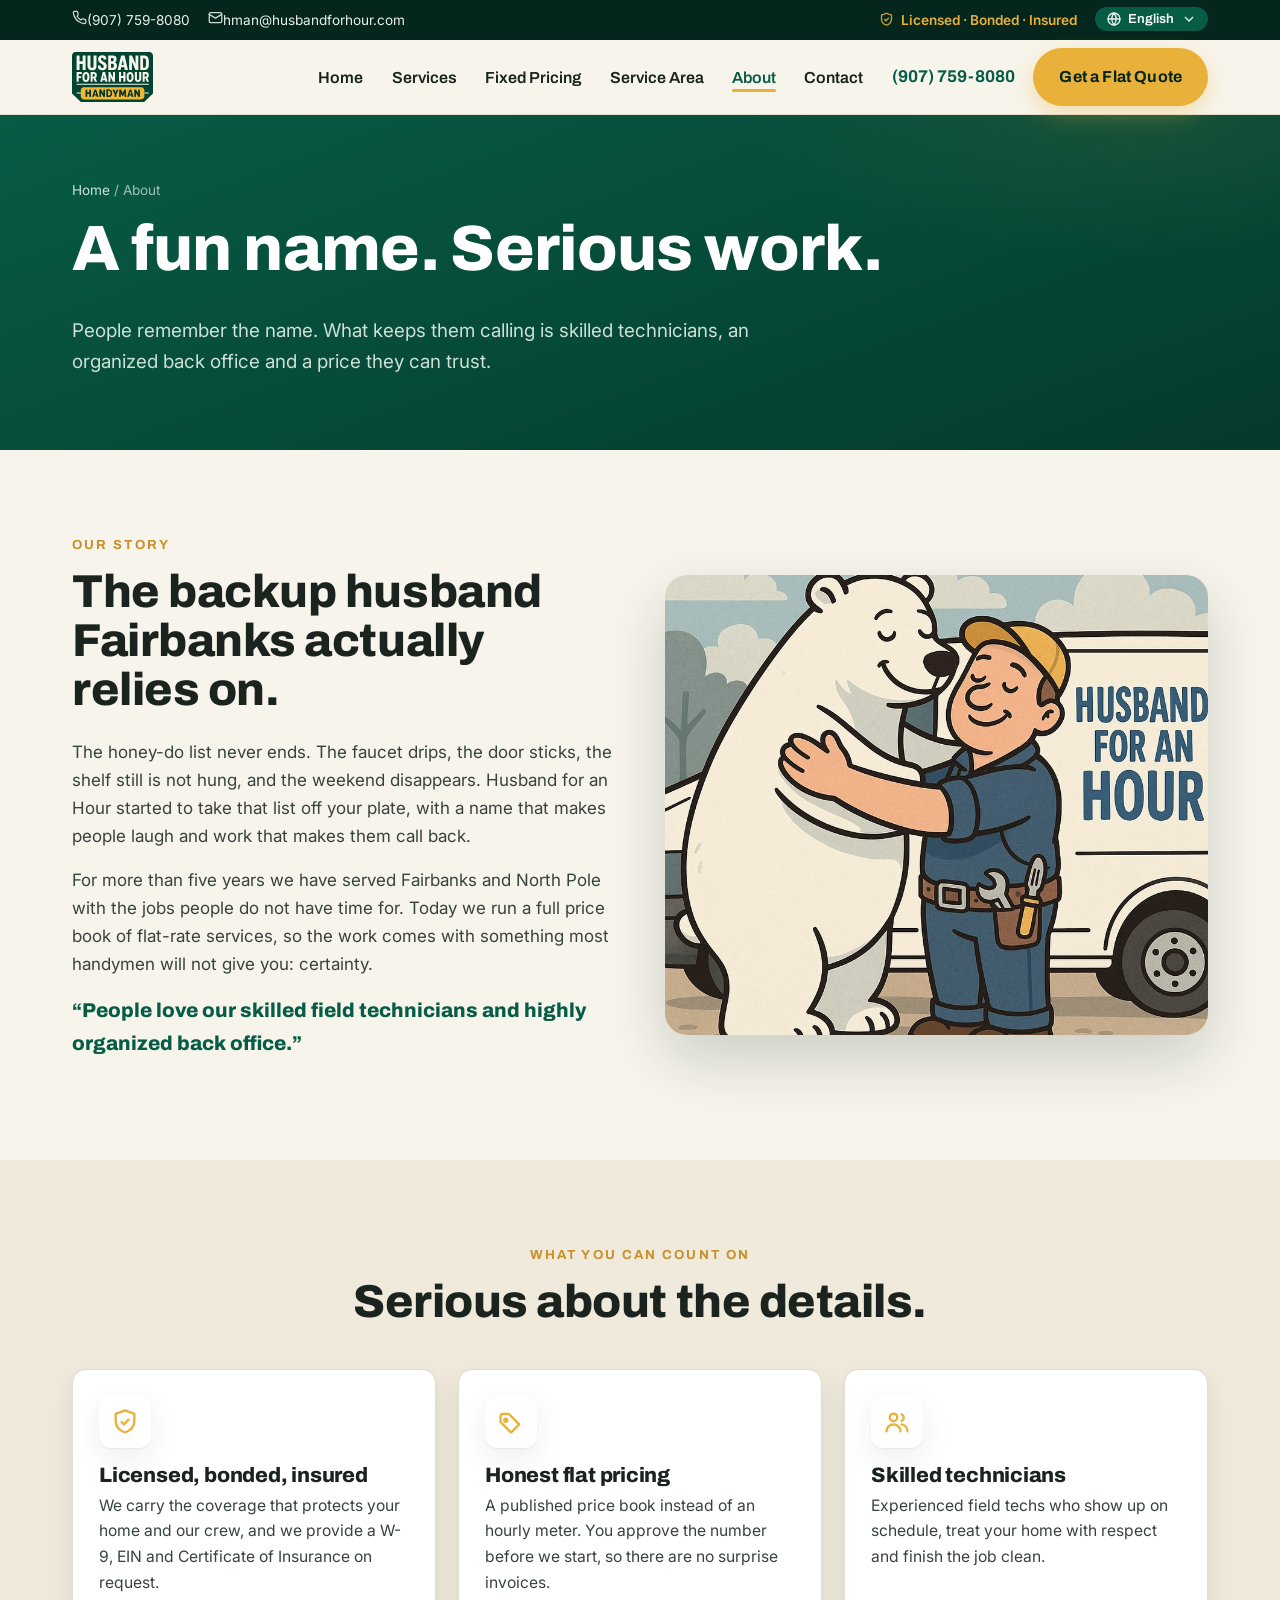
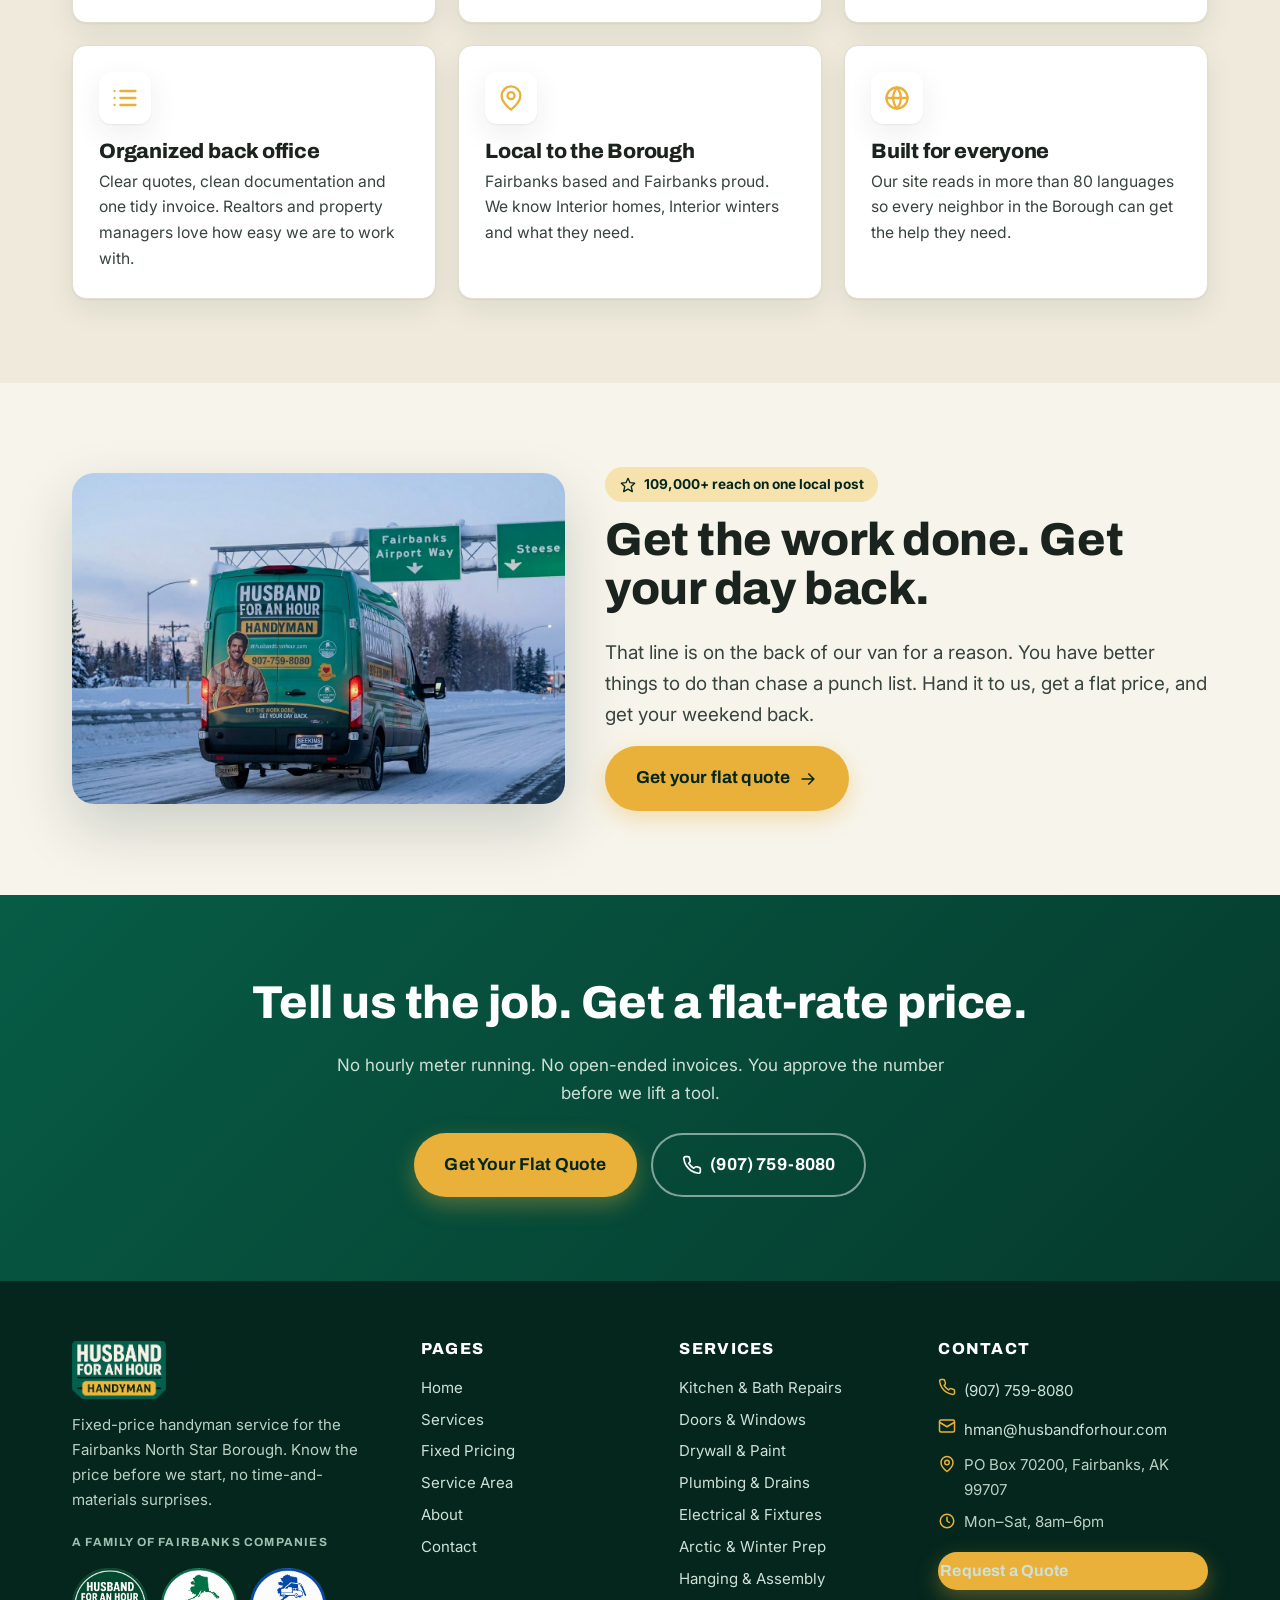
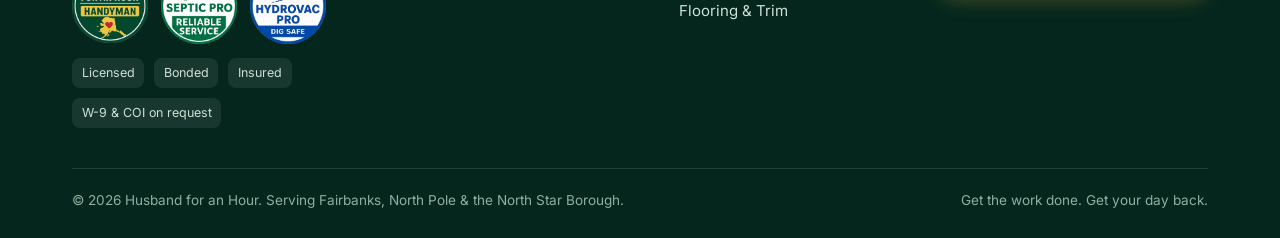
<file: about.html>
<!doctype html><html lang="en"><head>
<!-- Google tag (gtag.js) --><script async src="https://www.googletagmanager.com/gtag/js?id=AW-18004543811"></script><script>window.dataLayer=window.dataLayer||[];function gtag(){dataLayer.push(arguments);}gtag('js',new Date());gtag('config','AW-18004543811');</script><script>function gtag_report_conversion(url){var callback=function(){if(typeof(url)!='undefined'){window.location=url;}};gtag('event','conversion',{'send_to':'AW-18004543811/7Xt_CK-mx8gcEMOSnolD','value':1.0,'currency':'USD','event_callback':callback});return false;}</script>
<meta charset="utf-8"><meta name="viewport" content="width=device-width,initial-scale=1">
<title>About Husband for an Hour | Fairbanks Handyman Service</title>
<meta name="description" content="A fun name for serious work. Husband for an Hour is a licensed, bonded and insured Fairbanks handyman service with skilled field technicians, an organized back office and honest flat-rate pricing.">
<meta name="robots" content="index, follow, max-image-preview:large, max-snippet:-1, max-video-preview:-1">
<link rel="canonical" href="https://www.husbandforhour.com/about.html">
<meta name="theme-color" content="#075c46">
<meta name="author" content="Husband for an Hour">
<meta name="geo.region" content="US-AK"><meta name="geo.placename" content="Fairbanks, Alaska">
<meta name="geo.position" content="64.8378;-147.7164"><meta name="ICBM" content="64.8378, -147.7164">
<meta property="og:type" content="website"><meta property="og:site_name" content="Husband for an Hour">
<meta property="og:title" content="About Husband for an Hour | Fairbanks Handyman Service"><meta property="og:description" content="A fun name for serious work. Husband for an Hour is a licensed, bonded and insured Fairbanks handyman service with skilled field technicians, an organized back office and honest flat-rate pricing.">
<meta property="og:url" content="https://www.husbandforhour.com/about.html"><meta property="og:image" content="https://www.husbandforhour.com/assets/img/og-image.jpg">
<meta property="og:image:width" content="1200"><meta property="og:image:height" content="630">
<meta name="twitter:card" content="summary_large_image">
<meta name="twitter:title" content="About Husband for an Hour | Fairbanks Handyman Service"><meta name="twitter:description" content="A fun name for serious work. Husband for an Hour is a licensed, bonded and insured Fairbanks handyman service with skilled field technicians, an organized back office and honest flat-rate pricing.">
<meta name="twitter:image" content="https://www.husbandforhour.com/assets/img/og-image.jpg">
<link rel="icon" href="assets/img/favicon.ico" sizes="any">
<link rel="icon" type="image/png" href="assets/img/favicon-32.png" sizes="32x32">
<link rel="apple-touch-icon" href="assets/img/favicon-180.png">
<link rel="preconnect" href="https://fonts.googleapis.com"><link rel="preconnect" href="https://fonts.gstatic.com" crossorigin>
<link href="https://fonts.googleapis.com/css2?family=Archivo:wght@500;600;700;800;900&family=Inter:wght@400;500;600;700&display=swap" rel="stylesheet">
<link rel="stylesheet" href="assets/styles.css?v=24">
<script type="application/ld+json">{"@context": "https://schema.org", "@type": ["HomeAndConstructionBusiness", "HandymanService", "LocalBusiness"], "@id": "https://www.husbandforhour.com/#business", "name": "Husband for an Hour", "description": "Fixed-price handyman service in Fairbanks, Alaska. Flat-rate pricing from a published price book gives homeowners, realtors and property managers certainty on cost before work begins.", "url": "https://www.husbandforhour.com/", "telephone": "+19077598080", "email": "hman@husbandforhour.com", "image": "https://www.husbandforhour.com/assets/img/og-image.jpg", "logo": "https://www.husbandforhour.com/assets/img/logo.png", "priceRange": "$$", "currenciesAccepted": "USD", "paymentAccepted": "Cash, Check, Credit Card", "address": {"@type": "PostalAddress", "postOfficeBoxNumber": "70200", "addressLocality": "Fairbanks", "addressRegion": "AK", "postalCode": "99707", "addressCountry": "US"}, "geo": {"@type": "GeoCoordinates", "latitude": 64.8378, "longitude": -147.7164}, "areaServed": [{"@type": "AdministrativeArea", "name": "Fairbanks North Star Borough"}, {"@type": "City", "name": "Fairbanks"}, {"@type": "City", "name": "North Pole"}, {"@type": "City", "name": "Fox"}, {"@type": "City", "name": "Ester"}, {"@type": "City", "name": "Two Rivers"}, {"@type": "City", "name": "Salcha"}, {"@type": "City", "name": "Eielson AFB"}, {"@type": "City", "name": "Fort Wainwright"}, {"@type": "City", "name": "Pleasant Valley"}, {"@type": "City", "name": "Moose Creek"}], "serviceArea": {"@type": "GeoCircle", "geoMidpoint": {"@type": "GeoCoordinates", "latitude": 64.8378, "longitude": -147.7164}, "geoRadius": 48000}, "openingHoursSpecification": [{"@type": "OpeningHoursSpecification", "dayOfWeek": ["Monday", "Tuesday", "Wednesday", "Thursday", "Friday", "Saturday"], "opens": "08:00", "closes": "18:00"}], "knowsLanguage": ["en", "es", "ru", "ko", "tl", "zh-CN", "vi", "de", "fr", "ja", "ar", "hi"], "slogan": "Get the work done. Get your day back.", "hasOfferCatalog": {"@type": "OfferCatalog", "name": "Flat-Rate Handyman Price Book", "itemListElement": [{"@type": "Offer", "itemOffered": {"@type": "Service", "name": "Kitchen and bath repairs"}}, {"@type": "Offer", "itemOffered": {"@type": "Service", "name": "Plumbing and drain service"}}, {"@type": "Offer", "itemOffered": {"@type": "Service", "name": "Minor electrical and fixtures"}}, {"@type": "Offer", "itemOffered": {"@type": "Service", "name": "Drywall patch and paint"}}, {"@type": "Offer", "itemOffered": {"@type": "Service", "name": "Doors, windows and weatherization"}}, {"@type": "Offer", "itemOffered": {"@type": "Service", "name": "Flooring and trim repair"}}, {"@type": "Offer", "itemOffered": {"@type": "Service", "name": "Hanging and furniture assembly"}}, {"@type": "Offer", "itemOffered": {"@type": "Service", "name": "Arctic and winter weatherization"}}, {"@type": "Offer", "itemOffered": {"@type": "Service", "name": "Safety and accessibility installs"}}, {"@type": "Offer", "itemOffered": {"@type": "Service", "name": "Exterior, gutters and curb appeal"}}, {"@type": "Offer", "itemOffered": {"@type": "Service", "name": "Realtor punch lists"}}, {"@type": "Offer", "itemOffered": {"@type": "Service", "name": "Rental turnovers and property maintenance"}}]}, "sameAs": ["https://www.facebook.com/husbandforhour"]}</script><script type="application/ld+json">{"@context": "https://schema.org", "@type": "BreadcrumbList", "itemListElement": [{"@type": "ListItem", "position": 1, "name": "Home", "item": "https://www.husbandforhour.com/"}, {"@type": "ListItem", "position": 2, "name": "About", "item": "https://www.husbandforhour.com/about.html"}]}</script>
</head><body><div class="util"><div class="wrap">
  <span class="u-item"><a href="tel:+19077598080" onclick="return gtag_report_conversion('tel:+19077598080');"><svg width="20" height="20" viewBox="0 0 24 24" fill="none" stroke="currentColor" stroke-width="2" stroke-linecap="round" stroke-linejoin="round"><path d="M22 16.9v3a2 2 0 0 1-2.2 2 19.8 19.8 0 0 1-8.6-3 19.5 19.5 0 0 1-6-6 19.8 19.8 0 0 1-3-8.6A2 2 0 0 1 4.1 2h3a2 2 0 0 1 2 1.7c.1 1 .4 1.9.7 2.8a2 2 0 0 1-.5 2.1L8.1 9.9a16 16 0 0 0 6 6l1.3-1.2a2 2 0 0 1 2.1-.5c.9.3 1.8.6 2.8.7a2 2 0 0 1 1.7 2z"/></svg>(907) 759-8080</a></span>
  <span class="u-item hide-sm"><a href="mailto:hman@husbandforhour.com"><svg width="20" height="20" viewBox="0 0 24 24" fill="none" stroke="currentColor" stroke-width="2" stroke-linecap="round" stroke-linejoin="round"><rect x="2" y="4" width="20" height="16" rx="2"/><path d="m22 7-10 6L2 7"/></svg>hman@husbandforhour.com</a></span>
  <span class="u-spacer"></span>
  <span class="u-item hide-sm u-badge"><svg width="20" height="20" viewBox="0 0 24 24" fill="none" stroke="currentColor" stroke-width="2" stroke-linecap="round" stroke-linejoin="round"><path d="M12 2 4 5v6c0 5 3.4 8.5 8 10 4.6-1.5 8-5 8-10V5z"/><path d="m9 12 2 2 4-4"/></svg>Licensed &middot; Bonded &middot; Insured</span>
  <span class="u-item notranslate" translate="no"><div class="lang"><button class="lang-btn" aria-label="Choose language"><svg width="20" height="20" viewBox="0 0 24 24" fill="none" stroke="currentColor" stroke-width="2" stroke-linecap="round" stroke-linejoin="round"><circle cx="12" cy="12" r="9"/><path d="M3 12h18M12 3a14 14 0 0 1 0 18 14 14 0 0 1 0-18z"/></svg><span class="lang-label">English</span><svg viewBox="0 0 24 24" width="14" height="14" fill="none" stroke="currentColor" stroke-width="2"><path d="m6 9 6 6 6-6"/></svg></button><div class="lang-panel"><input class="lang-search" type="text" placeholder="Search 80+ languages..." translate="no"><ul class="lang-list"></ul><div class="lang-credit">Translation by Google</div></div></div></span>
</div></div>
<header class="nav"><div class="wrap nav-inner">
  <a class="brand notranslate" href="index.html" translate="no" aria-label="Husband for an Hour home">
    <img src="assets/img/logo.svg" alt="Husband for an Hour handyman logo" width="860" height="531" loading="eager" fetchpriority="high" decoding="async"></a>
  <nav><ul class="nav-links"><li class="nav-lang-item notranslate" translate="no"><div class="lang nav-lang"><button class="lang-btn" aria-label="Choose language"><svg width="20" height="20" viewBox="0 0 24 24" fill="none" stroke="currentColor" stroke-width="2" stroke-linecap="round" stroke-linejoin="round"><circle cx="12" cy="12" r="9"/><path d="M3 12h18M12 3a14 14 0 0 1 0 18 14 14 0 0 1 0-18z"/></svg><span class="lang-label">English</span><svg viewBox="0 0 24 24" width="14" height="14" fill="none" stroke="currentColor" stroke-width="2"><path d="m6 9 6 6 6-6"/></svg></button><div class="lang-panel"><input class="lang-search" type="text" placeholder="Search 80+ languages..." translate="no"><ul class="lang-list"></ul><div class="lang-credit">Translation by Google</div></div></div></li><li><a href="index.html" class="">Home</a></li><li><a href="services.html" class="">Services</a></li><li><a href="pricing.html" class="">Fixed Pricing</a></li><li><a href="service-area.html" class="">Service Area</a></li><li><a href="about.html" class="active">About</a></li><li><a href="contact.html" class="">Contact</a></li></ul></nav>
  <a class="nav-phone" href="tel:+19077598080" onclick="return gtag_report_conversion('tel:+19077598080');">(907) 759-8080</a>
  <div class="nav-cta"><a class="btn btn-gold" href="contact.html">Get a Flat Quote</a></div>
  <button class="hamburger" aria-label="Menu"><svg width="20" height="20" viewBox="0 0 24 24" fill="none" stroke="currentColor" stroke-width="2" stroke-linecap="round" stroke-linejoin="round"><path d="M4 7h16M4 12h16M4 17h16"/></svg></button>
</div></header><section class="phero"><div class="wrap">
      <div class="crumbs"><a href="index.html">Home</a> / About</div>
      <h1>A fun name. Serious work.</h1><p class="lead">People remember the name. What keeps them calling is skilled technicians, an organized back office and a price they can trust.</p></div></section>
<section class="sec"><div class="wrap">
  <div class="split">
    <div class="reveal"><p class="eyebrow">Our story</p><h2>The backup husband Fairbanks actually relies on.</h2>
    <p>The honey-do list never ends. The faucet drips, the door sticks, the shelf still is not hung, and the weekend disappears. Husband for an Hour started to take that list off your plate, with a name that makes people laugh and work that makes them call back.</p>
    <p>For more than five years we have served Fairbanks and North Pole with the jobs people do not have time for. Today we run a full price book of flat-rate services, so the work comes with something most handymen will not give you: certainty.</p>
    <p style="font-family:var(--disp);font-weight:800;color:var(--green);font-size:1.25rem">&ldquo;People love our skilled field technicians and highly organized back office.&rdquo;</p>
    </div>
    <div class="split-media reveal"><img src="assets/img/mascot.jpg" alt="Husband for an Hour mascot, a polar bear hugging a friendly Fairbanks handyman by the van" width="900" height="900" decoding="async" loading="lazy"></div>
  </div>
</div></section>

<section class="sec value"><div class="wrap">
  <div class="center reveal"><p class="eyebrow">What you can count on</p><h2>Serious about the details.</h2></div>
  <div class="grid g-3" style="margin-top:42px">
    <div class="card reveal"><div class="icon"><svg width="20" height="20" viewBox="0 0 24 24" fill="none" stroke="currentColor" stroke-width="2" stroke-linecap="round" stroke-linejoin="round"><path d="M12 2 4 5v6c0 5 3.4 8.5 8 10 4.6-1.5 8-5 8-10V5z"/><path d="m9 12 2 2 4-4"/></svg></div><h3>Licensed, bonded, insured</h3><p>We carry the coverage that protects your home and our crew, and we provide a W-9, EIN and Certificate of Insurance on request.</p></div>
    <div class="card reveal"><div class="icon"><svg width="20" height="20" viewBox="0 0 24 24" fill="none" stroke="currentColor" stroke-width="2" stroke-linecap="round" stroke-linejoin="round"><path d="M3 7v5l9 9 7-7-9-9H4z" /><circle cx="7.5" cy="10.5" r="1.3"/></svg></div><h3>Honest flat pricing</h3><p>A published price book instead of an hourly meter. You approve the number before we start, so there are no surprise invoices.</p></div>
    <div class="card reveal"><div class="icon"><svg width="20" height="20" viewBox="0 0 24 24" fill="none" stroke="currentColor" stroke-width="2" stroke-linecap="round" stroke-linejoin="round"><circle cx="9" cy="8" r="3.2"/><path d="M3 20a6 6 0 0 1 12 0"/><path d="M16 5.5a3 3 0 0 1 0 5.5M21 20a6 6 0 0 0-5-5.9"/></svg></div><h3>Skilled technicians</h3><p>Experienced field techs who show up on schedule, treat your home with respect and finish the job clean.</p></div>
    <div class="card reveal"><div class="icon"><svg width="20" height="20" viewBox="0 0 24 24" fill="none" stroke="currentColor" stroke-width="2" stroke-linecap="round" stroke-linejoin="round"><path d="M8 6h13M8 12h13M8 18h13M3 6h.01M3 12h.01M3 18h.01"/></svg></div><h3>Organized back office</h3><p>Clear quotes, clean documentation and one tidy invoice. Realtors and property managers love how easy we are to work with.</p></div>
    <div class="card reveal"><div class="icon"><svg width="20" height="20" viewBox="0 0 24 24" fill="none" stroke="currentColor" stroke-width="2" stroke-linecap="round" stroke-linejoin="round"><path d="M20 10c0 6-8 12-8 12s-8-6-8-12a8 8 0 0 1 16 0z"/><circle cx="12" cy="10" r="3"/></svg></div><h3>Local to the Borough</h3><p>Fairbanks based and Fairbanks proud. We know Interior homes, Interior winters and what they need.</p></div>
    <div class="card reveal"><div class="icon"><svg width="20" height="20" viewBox="0 0 24 24" fill="none" stroke="currentColor" stroke-width="2" stroke-linecap="round" stroke-linejoin="round"><circle cx="12" cy="12" r="9"/><path d="M3 12h18M12 3a14 14 0 0 1 0 18 14 14 0 0 1 0-18z"/></svg></div><h3>Built for everyone</h3><p>Our site reads in more than 80 languages so every neighbor in the Borough can get the help they need.</p></div>
  </div>
</div></section>

<section class="sec"><div class="wrap"><div class="proof">
  <div class="reveal"><img src="assets/img/van-fairbanks.jpg" alt="Husband for an Hour service van in Fairbanks, Alaska" width="1264" height="848" decoding="async" loading="lazy"></div>
  <div class="reveal"><span class="proof-badge"><svg width="20" height="20" viewBox="0 0 24 24" fill="none" stroke="currentColor" stroke-width="2" stroke-linecap="round" stroke-linejoin="round"><path d="m12 2 3 6.5 7 .8-5.2 4.8L18.5 22 12 18.3 5.5 22l1.7-7.9L2 9.3l7-.8z"/></svg>109,000+ reach on one local post</span>
  <h2>Get the work done. Get your day back.</h2>
  <p class="lead">That line is on the back of our van for a reason. You have better things to do than chase a punch list. Hand it to us, get a flat price, and get your weekend back.</p>
  <a class="btn btn-gold btn-lg" href="contact.html">Get your flat quote <svg width="20" height="20" viewBox="0 0 24 24" fill="none" stroke="currentColor" stroke-width="2" stroke-linecap="round" stroke-linejoin="round"><path d="M5 12h14M13 6l6 6-6 6"/></svg></a></div>
</div></div></section>
<section class="sec cta"><div class="wrap reveal">
      <h2>Tell us the job. Get a flat-rate price.</h2>
      <p>No hourly meter running. No open-ended invoices. You approve the number before we lift a tool.</p>
      <div class="hero-cta"><a class="btn btn-gold btn-lg" href="contact.html">Get Your Flat Quote</a>
      <a class="btn btn-outline-light btn-lg" href="tel:+19077598080" onclick="return gtag_report_conversion('tel:+19077598080');"><svg width="20" height="20" viewBox="0 0 24 24" fill="none" stroke="currentColor" stroke-width="2" stroke-linecap="round" stroke-linejoin="round"><path d="M22 16.9v3a2 2 0 0 1-2.2 2 19.8 19.8 0 0 1-8.6-3 19.5 19.5 0 0 1-6-6 19.8 19.8 0 0 1-3-8.6A2 2 0 0 1 4.1 2h3a2 2 0 0 1 2 1.7c.1 1 .4 1.9.7 2.8a2 2 0 0 1-.5 2.1L8.1 9.9a16 16 0 0 0 6 6l1.3-1.2a2 2 0 0 1 2.1-.5c.9.3 1.8.6 2.8.7a2 2 0 0 1 1.7 2z"/></svg>(907) 759-8080</a></div>
    </div></section>
<footer class="ft"><div class="wrap">
  <div class="ft-grid">
    <div>
      <img class="flogo" src="assets/img/logo.png" alt="Husband for an Hour" width="860" height="531" decoding="async" loading="lazy">
      <p>Fixed-price handyman service for the Fairbanks North Star Borough. Know the price before we start, no time-and-materials surprises.</p>
      <div class="ft-family">
        <span class="ft-family-label">A family of Fairbanks companies</span>
        <div class="ft-family-logos">
          <img src="assets/img/badge.png" alt="Husband for an Hour, Fairbanks handyman" width="454" height="449" decoding="async" loading="lazy">
          <a href="https://septicproak.com" target="_blank" rel="noopener" aria-label="Septic Pro (opens in a new tab)"><img src="assets/img/septic-pro-badge.png" alt="Septic Pro, Fairbanks septic service" width="454" height="458" decoding="async" loading="lazy"></a>
          <a href="https://www.hydrovacpro.com" target="_blank" rel="noopener" aria-label="Hydrovac Pro (opens in a new tab)"><img src="assets/img/hydrovac-pro-badge.png" alt="Hydrovac Pro, Fairbanks hydro-excavation" width="454" height="458" decoding="async" loading="lazy"></a>
        </div>
      </div>
      <div class="ft-badges"><span>Licensed</span><span>Bonded</span><span>Insured</span><span>W-9 &amp; COI on request</span></div>
    </div>
    <div><h4>Pages</h4><a href="index.html">Home</a><a href="services.html">Services</a><a href="pricing.html">Fixed Pricing</a><a href="service-area.html">Service Area</a><a href="about.html">About</a><a href="contact.html">Contact</a></div>
    <div><h4>Services</h4><a href="services.html">Kitchen &amp; Bath Repairs</a><a href="services.html">Doors &amp; Windows</a><a href="services.html">Drywall &amp; Paint</a><a href="services.html">Plumbing &amp; Drains</a><a href="services.html">Electrical &amp; Fixtures</a><a href="services.html">Arctic &amp; Winter Prep</a><a href="services.html">Hanging &amp; Assembly</a><a href="services.html">Flooring &amp; Trim</a></div>
    <div class="ft-contact"><h4>Contact</h4>
      <div><svg width="20" height="20" viewBox="0 0 24 24" fill="none" stroke="currentColor" stroke-width="2" stroke-linecap="round" stroke-linejoin="round"><path d="M22 16.9v3a2 2 0 0 1-2.2 2 19.8 19.8 0 0 1-8.6-3 19.5 19.5 0 0 1-6-6 19.8 19.8 0 0 1-3-8.6A2 2 0 0 1 4.1 2h3a2 2 0 0 1 2 1.7c.1 1 .4 1.9.7 2.8a2 2 0 0 1-.5 2.1L8.1 9.9a16 16 0 0 0 6 6l1.3-1.2a2 2 0 0 1 2.1-.5c.9.3 1.8.6 2.8.7a2 2 0 0 1 1.7 2z"/></svg><a href="tel:+19077598080" onclick="return gtag_report_conversion('tel:+19077598080');">(907) 759-8080</a></div>
      <div><svg width="20" height="20" viewBox="0 0 24 24" fill="none" stroke="currentColor" stroke-width="2" stroke-linecap="round" stroke-linejoin="round"><rect x="2" y="4" width="20" height="16" rx="2"/><path d="m22 7-10 6L2 7"/></svg><a href="mailto:hman@husbandforhour.com">hman@husbandforhour.com</a></div>
      <div><svg width="20" height="20" viewBox="0 0 24 24" fill="none" stroke="currentColor" stroke-width="2" stroke-linecap="round" stroke-linejoin="round"><path d="M20 10c0 6-8 12-8 12s-8-6-8-12a8 8 0 0 1 16 0z"/><circle cx="12" cy="10" r="3"/></svg><span>PO Box 70200, Fairbanks, AK 99707</span></div>
      <div><svg width="20" height="20" viewBox="0 0 24 24" fill="none" stroke="currentColor" stroke-width="2" stroke-linecap="round" stroke-linejoin="round"><circle cx="12" cy="12" r="9"/><path d="M12 7v5l3 2"/></svg><span>Mon&ndash;Sat, 8am&ndash;6pm</span></div>
      <a class="btn btn-gold" style="margin-top:14px" href="contact.html">Request a Quote</a>
    </div>
  </div>
  <div class="ft-bottom">
    <span>&copy; 2026 Husband for an Hour. Serving Fairbanks, North Pole &amp; the North Star Borough.</span>
    <span>Get the work done. Get your day back.</span>
  </div>
</div></footer>
<div class="mobile-bar">
  <a class="mb-call" href="tel:+19077598080" onclick="return gtag_report_conversion('tel:+19077598080');"><svg width="20" height="20" viewBox="0 0 24 24" fill="none" stroke="currentColor" stroke-width="2" stroke-linecap="round" stroke-linejoin="round"><path d="M22 16.9v3a2 2 0 0 1-2.2 2 19.8 19.8 0 0 1-8.6-3 19.5 19.5 0 0 1-6-6 19.8 19.8 0 0 1-3-8.6A2 2 0 0 1 4.1 2h3a2 2 0 0 1 2 1.7c.1 1 .4 1.9.7 2.8a2 2 0 0 1-.5 2.1L8.1 9.9a16 16 0 0 0 6 6l1.3-1.2a2 2 0 0 1 2.1-.5c.9.3 1.8.6 2.8.7a2 2 0 0 1 1.7 2z"/></svg>Call Now</a>
  <a class="mb-quote" href="contact.html"><svg width="20" height="20" viewBox="0 0 24 24" fill="none" stroke="currentColor" stroke-width="2" stroke-linecap="round" stroke-linejoin="round"><path d="M21 12a8 8 0 0 1-11.6 7.1L3 21l1.9-6.4A8 8 0 1 1 21 12z"/></svg>Get a Quote</a>
</div>
<div id="google_translate_element"></div>
<script src="assets/app.js?v=24"></script></body></html>
</file>
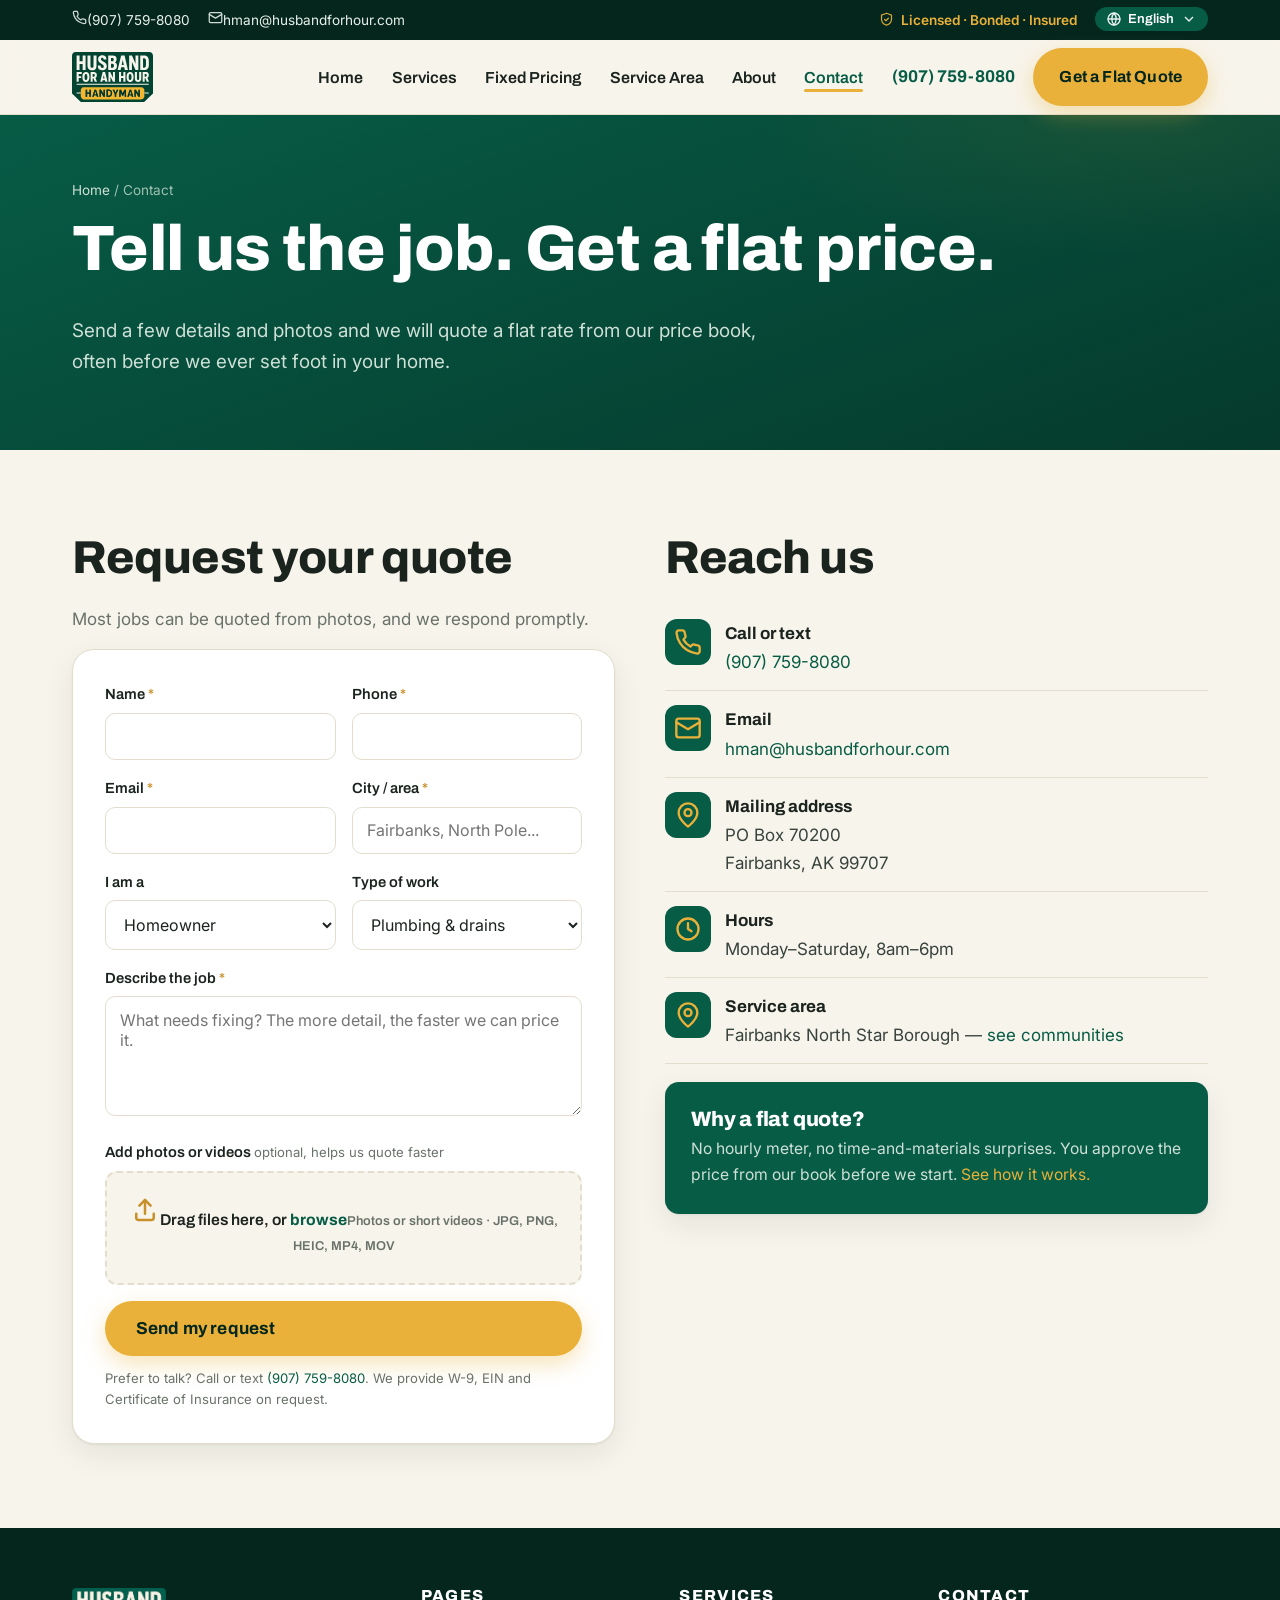
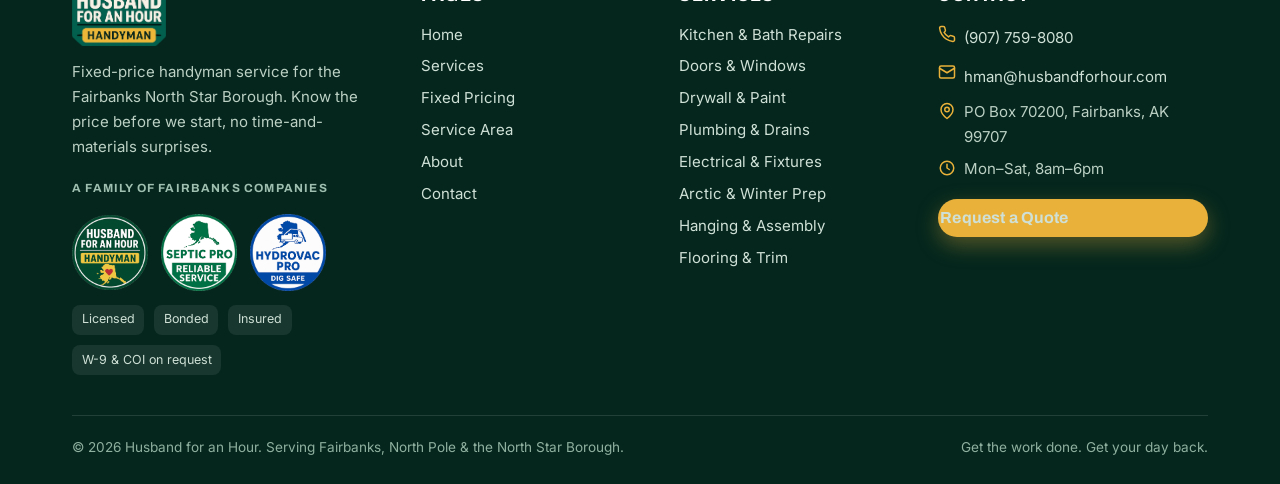
<file: contact.html>
<!doctype html><html lang="en"><head>
<!-- Google tag (gtag.js) --><script async src="https://www.googletagmanager.com/gtag/js?id=AW-18004543811"></script><script>window.dataLayer=window.dataLayer||[];function gtag(){dataLayer.push(arguments);}gtag('js',new Date());gtag('config','AW-18004543811');</script><script>function gtag_report_conversion(url){var callback=function(){if(typeof(url)!='undefined'){window.location=url;}};gtag('event','conversion',{'send_to':'AW-18004543811/7Xt_CK-mx8gcEMOSnolD','value':1.0,'currency':'USD','event_callback':callback});return false;}</script>
<meta charset="utf-8"><meta name="viewport" content="width=device-width,initial-scale=1">
<title>Contact &amp; Request a Quote | Husband for an Hour, Fairbanks AK</title>
<meta name="description" content="Request a flat-rate handyman quote in Fairbanks or North Pole. Call (907) 759-8080 or send a few photos and we will price the job from our book before any work starts.">
<meta name="robots" content="index, follow, max-image-preview:large, max-snippet:-1, max-video-preview:-1">
<link rel="canonical" href="https://www.husbandforhour.com/contact.html">
<meta name="theme-color" content="#075c46">
<meta name="author" content="Husband for an Hour">
<meta name="geo.region" content="US-AK"><meta name="geo.placename" content="Fairbanks, Alaska">
<meta name="geo.position" content="64.8378;-147.7164"><meta name="ICBM" content="64.8378, -147.7164">
<meta property="og:type" content="website"><meta property="og:site_name" content="Husband for an Hour">
<meta property="og:title" content="Contact &amp; Request a Quote | Husband for an Hour, Fairbanks AK"><meta property="og:description" content="Request a flat-rate handyman quote in Fairbanks or North Pole. Call (907) 759-8080 or send a few photos and we will price the job from our book before any work starts.">
<meta property="og:url" content="https://www.husbandforhour.com/contact.html"><meta property="og:image" content="https://www.husbandforhour.com/assets/img/og-image.jpg">
<meta property="og:image:width" content="1200"><meta property="og:image:height" content="630">
<meta name="twitter:card" content="summary_large_image">
<meta name="twitter:title" content="Contact &amp; Request a Quote | Husband for an Hour, Fairbanks AK"><meta name="twitter:description" content="Request a flat-rate handyman quote in Fairbanks or North Pole. Call (907) 759-8080 or send a few photos and we will price the job from our book before any work starts.">
<meta name="twitter:image" content="https://www.husbandforhour.com/assets/img/og-image.jpg">
<link rel="icon" href="assets/img/favicon.ico" sizes="any">
<link rel="icon" type="image/png" href="assets/img/favicon-32.png" sizes="32x32">
<link rel="apple-touch-icon" href="assets/img/favicon-180.png">
<link rel="preconnect" href="https://fonts.googleapis.com"><link rel="preconnect" href="https://fonts.gstatic.com" crossorigin>
<link href="https://fonts.googleapis.com/css2?family=Archivo:wght@500;600;700;800;900&family=Inter:wght@400;500;600;700&display=swap" rel="stylesheet">
<link rel="stylesheet" href="assets/styles.css?v=24">
<script type="application/ld+json">{"@context": "https://schema.org", "@type": ["HomeAndConstructionBusiness", "HandymanService", "LocalBusiness"], "@id": "https://www.husbandforhour.com/#business", "name": "Husband for an Hour", "description": "Fixed-price handyman service in Fairbanks, Alaska. Flat-rate pricing from a published price book gives homeowners, realtors and property managers certainty on cost before work begins.", "url": "https://www.husbandforhour.com/", "telephone": "+19077598080", "email": "hman@husbandforhour.com", "image": "https://www.husbandforhour.com/assets/img/og-image.jpg", "logo": "https://www.husbandforhour.com/assets/img/logo.png", "priceRange": "$$", "currenciesAccepted": "USD", "paymentAccepted": "Cash, Check, Credit Card", "address": {"@type": "PostalAddress", "postOfficeBoxNumber": "70200", "addressLocality": "Fairbanks", "addressRegion": "AK", "postalCode": "99707", "addressCountry": "US"}, "geo": {"@type": "GeoCoordinates", "latitude": 64.8378, "longitude": -147.7164}, "areaServed": [{"@type": "AdministrativeArea", "name": "Fairbanks North Star Borough"}, {"@type": "City", "name": "Fairbanks"}, {"@type": "City", "name": "North Pole"}, {"@type": "City", "name": "Fox"}, {"@type": "City", "name": "Ester"}, {"@type": "City", "name": "Two Rivers"}, {"@type": "City", "name": "Salcha"}, {"@type": "City", "name": "Eielson AFB"}, {"@type": "City", "name": "Fort Wainwright"}, {"@type": "City", "name": "Pleasant Valley"}, {"@type": "City", "name": "Moose Creek"}], "serviceArea": {"@type": "GeoCircle", "geoMidpoint": {"@type": "GeoCoordinates", "latitude": 64.8378, "longitude": -147.7164}, "geoRadius": 48000}, "openingHoursSpecification": [{"@type": "OpeningHoursSpecification", "dayOfWeek": ["Monday", "Tuesday", "Wednesday", "Thursday", "Friday", "Saturday"], "opens": "08:00", "closes": "18:00"}], "knowsLanguage": ["en", "es", "ru", "ko", "tl", "zh-CN", "vi", "de", "fr", "ja", "ar", "hi"], "slogan": "Get the work done. Get your day back.", "hasOfferCatalog": {"@type": "OfferCatalog", "name": "Flat-Rate Handyman Price Book", "itemListElement": [{"@type": "Offer", "itemOffered": {"@type": "Service", "name": "Kitchen and bath repairs"}}, {"@type": "Offer", "itemOffered": {"@type": "Service", "name": "Plumbing and drain service"}}, {"@type": "Offer", "itemOffered": {"@type": "Service", "name": "Minor electrical and fixtures"}}, {"@type": "Offer", "itemOffered": {"@type": "Service", "name": "Drywall patch and paint"}}, {"@type": "Offer", "itemOffered": {"@type": "Service", "name": "Doors, windows and weatherization"}}, {"@type": "Offer", "itemOffered": {"@type": "Service", "name": "Flooring and trim repair"}}, {"@type": "Offer", "itemOffered": {"@type": "Service", "name": "Hanging and furniture assembly"}}, {"@type": "Offer", "itemOffered": {"@type": "Service", "name": "Arctic and winter weatherization"}}, {"@type": "Offer", "itemOffered": {"@type": "Service", "name": "Safety and accessibility installs"}}, {"@type": "Offer", "itemOffered": {"@type": "Service", "name": "Exterior, gutters and curb appeal"}}, {"@type": "Offer", "itemOffered": {"@type": "Service", "name": "Realtor punch lists"}}, {"@type": "Offer", "itemOffered": {"@type": "Service", "name": "Rental turnovers and property maintenance"}}]}, "sameAs": ["https://www.facebook.com/husbandforhour"]}</script><script type="application/ld+json">{"@context": "https://schema.org", "@type": "BreadcrumbList", "itemListElement": [{"@type": "ListItem", "position": 1, "name": "Home", "item": "https://www.husbandforhour.com/"}, {"@type": "ListItem", "position": 2, "name": "Contact", "item": "https://www.husbandforhour.com/contact.html"}]}</script>
</head><body><div class="util"><div class="wrap">
  <span class="u-item"><a href="tel:+19077598080" onclick="return gtag_report_conversion('tel:+19077598080');"><svg width="20" height="20" viewBox="0 0 24 24" fill="none" stroke="currentColor" stroke-width="2" stroke-linecap="round" stroke-linejoin="round"><path d="M22 16.9v3a2 2 0 0 1-2.2 2 19.8 19.8 0 0 1-8.6-3 19.5 19.5 0 0 1-6-6 19.8 19.8 0 0 1-3-8.6A2 2 0 0 1 4.1 2h3a2 2 0 0 1 2 1.7c.1 1 .4 1.9.7 2.8a2 2 0 0 1-.5 2.1L8.1 9.9a16 16 0 0 0 6 6l1.3-1.2a2 2 0 0 1 2.1-.5c.9.3 1.8.6 2.8.7a2 2 0 0 1 1.7 2z"/></svg>(907) 759-8080</a></span>
  <span class="u-item hide-sm"><a href="mailto:hman@husbandforhour.com"><svg width="20" height="20" viewBox="0 0 24 24" fill="none" stroke="currentColor" stroke-width="2" stroke-linecap="round" stroke-linejoin="round"><rect x="2" y="4" width="20" height="16" rx="2"/><path d="m22 7-10 6L2 7"/></svg>hman@husbandforhour.com</a></span>
  <span class="u-spacer"></span>
  <span class="u-item hide-sm u-badge"><svg width="20" height="20" viewBox="0 0 24 24" fill="none" stroke="currentColor" stroke-width="2" stroke-linecap="round" stroke-linejoin="round"><path d="M12 2 4 5v6c0 5 3.4 8.5 8 10 4.6-1.5 8-5 8-10V5z"/><path d="m9 12 2 2 4-4"/></svg>Licensed &middot; Bonded &middot; Insured</span>
  <span class="u-item notranslate" translate="no"><div class="lang"><button class="lang-btn" aria-label="Choose language"><svg width="20" height="20" viewBox="0 0 24 24" fill="none" stroke="currentColor" stroke-width="2" stroke-linecap="round" stroke-linejoin="round"><circle cx="12" cy="12" r="9"/><path d="M3 12h18M12 3a14 14 0 0 1 0 18 14 14 0 0 1 0-18z"/></svg><span class="lang-label">English</span><svg viewBox="0 0 24 24" width="14" height="14" fill="none" stroke="currentColor" stroke-width="2"><path d="m6 9 6 6 6-6"/></svg></button><div class="lang-panel"><input class="lang-search" type="text" placeholder="Search 80+ languages..." translate="no"><ul class="lang-list"></ul><div class="lang-credit">Translation by Google</div></div></div></span>
</div></div>
<header class="nav"><div class="wrap nav-inner">
  <a class="brand notranslate" href="index.html" translate="no" aria-label="Husband for an Hour home">
    <img src="assets/img/logo.svg" alt="Husband for an Hour handyman logo" width="860" height="531" loading="eager" fetchpriority="high" decoding="async"></a>
  <nav><ul class="nav-links"><li class="nav-lang-item notranslate" translate="no"><div class="lang nav-lang"><button class="lang-btn" aria-label="Choose language"><svg width="20" height="20" viewBox="0 0 24 24" fill="none" stroke="currentColor" stroke-width="2" stroke-linecap="round" stroke-linejoin="round"><circle cx="12" cy="12" r="9"/><path d="M3 12h18M12 3a14 14 0 0 1 0 18 14 14 0 0 1 0-18z"/></svg><span class="lang-label">English</span><svg viewBox="0 0 24 24" width="14" height="14" fill="none" stroke="currentColor" stroke-width="2"><path d="m6 9 6 6 6-6"/></svg></button><div class="lang-panel"><input class="lang-search" type="text" placeholder="Search 80+ languages..." translate="no"><ul class="lang-list"></ul><div class="lang-credit">Translation by Google</div></div></div></li><li><a href="index.html" class="">Home</a></li><li><a href="services.html" class="">Services</a></li><li><a href="pricing.html" class="">Fixed Pricing</a></li><li><a href="service-area.html" class="">Service Area</a></li><li><a href="about.html" class="">About</a></li><li><a href="contact.html" class="active">Contact</a></li></ul></nav>
  <a class="nav-phone" href="tel:+19077598080" onclick="return gtag_report_conversion('tel:+19077598080');">(907) 759-8080</a>
  <div class="nav-cta"><a class="btn btn-gold" href="contact.html">Get a Flat Quote</a></div>
  <button class="hamburger" aria-label="Menu"><svg width="20" height="20" viewBox="0 0 24 24" fill="none" stroke="currentColor" stroke-width="2" stroke-linecap="round" stroke-linejoin="round"><path d="M4 7h16M4 12h16M4 17h16"/></svg></button>
</div></header><section class="phero"><div class="wrap">
      <div class="crumbs"><a href="index.html">Home</a> / Contact</div>
      <h1>Tell us the job. Get a flat price.</h1><p class="lead">Send a few details and photos and we will quote a flat rate from our price book, often before we ever set foot in your home.</p></div></section>
<section class="sec"><div class="wrap">
  <div class="split" style="align-items:start">
    <div class="reveal">
      <h2>Request your quote</h2>
      <p class="muted">Most jobs can be quoted from photos, and we respond promptly.</p>
      <form id="quoteForm" class="form-card" action="https://formsubmit.co/hman@husbandforhour.com" method="POST" enctype="multipart/form-data" novalidate>
        <input type="hidden" name="_subject" value="New quote request from husbandforhour.com">
        <input type="hidden" name="_template" value="table">
        <input type="hidden" name="_captcha" value="false">
        <input type="hidden" name="_next" value="https://www.husbandforhour.com/thanks.html">
        <input type="text" name="_honey" tabindex="-1" autocomplete="off" style="display:none" aria-hidden="true">
        <div class="form-row">
          <div class="field"><label>Name <span class="req">*</span></label><input name="name" required><div class="err">Please enter your name.</div></div>
          <div class="field"><label>Phone <span class="req">*</span></label><input name="phone" type="tel" required><div class="err">Please enter a phone number.</div></div>
        </div>
        <div class="form-row">
          <div class="field"><label>Email <span class="req">*</span></label><input name="email" type="email" required><div class="err">Please enter a valid email.</div></div>
          <div class="field"><label>City / area <span class="req">*</span></label><input name="city" placeholder="Fairbanks, North Pole..." required><div class="err">Please enter your city or area.</div></div>
        </div>
        <div class="form-row">
          <div class="field"><label>I am a</label><select name="who"><option>Homeowner</option><option>Realtor</option><option>Property manager</option><option>Business</option><option>Renter</option></select></div>
          <div class="field"><label>Type of work</label><select name="category"><option>Plumbing &amp; drains</option><option>Electrical &amp; fixtures</option><option>Drywall, patch &amp; paint</option><option>Doors &amp; windows</option><option>Hanging &amp; assembly</option><option>Carpentry &amp; trim</option><option>Flooring &amp; tile</option><option>Arctic &amp; winter prep</option><option>Safety &amp; accessibility</option><option>Exterior &amp; gutters</option><option>Multiple items / punch list</option><option>Not sure, please advise</option></select></div>
        </div>
        <div class="field"><label>Describe the job <span class="req">*</span></label><textarea name="message" required placeholder="What needs fixing? The more detail, the faster we can price it."></textarea><div class="err">Please describe the job.</div></div>
        <div class="field"><label>Add photos or videos <span class="optional">optional, helps us quote faster</span></label><label class="upload"><input type="file" name="photos" id="photos-contact" accept="image/*,video/*" multiple><svg viewBox="0 0 24 24" fill="none" stroke="currentColor" stroke-width="2" stroke-linecap="round" stroke-linejoin="round"><path d="M12 15V4"/><path d="m7.5 8.5 4.5-4.5 4.5 4.5"/><path d="M5 15v3a2 2 0 0 0 2 2h10a2 2 0 0 0 2-2v-3"/></svg><span class="upload-main">Drag files here, or <b>browse</b></span><span class="upload-sub">Photos or short videos &middot; JPG, PNG, HEIC, MP4, MOV</span><div class="upload-list" aria-live="polite"></div></label></div>
        <button class="btn btn-gold btn-lg" type="submit" style="width:100%">Send my request</button>
        <p class="muted" style="font-size:.82rem;margin:12px 0 0">Prefer to talk? Call or text <a href="tel:+19077598080" onclick="return gtag_report_conversion('tel:+19077598080');">(907) 759-8080</a>. We provide W-9, EIN and Certificate of Insurance on request.</p>
      </form>
      <div id="formOk" class="form-ok"><b>Thanks, your request is in.</b><br>We will reach out shortly with your flat-rate quote. For anything urgent, call us at (907) 759-8080.</div>
    </div>
    <div class="reveal">
      <h2>Reach us</h2>
      <ul class="cinfo">
        <li><div class="icon"><svg width="20" height="20" viewBox="0 0 24 24" fill="none" stroke="currentColor" stroke-width="2" stroke-linecap="round" stroke-linejoin="round"><path d="M22 16.9v3a2 2 0 0 1-2.2 2 19.8 19.8 0 0 1-8.6-3 19.5 19.5 0 0 1-6-6 19.8 19.8 0 0 1-3-8.6A2 2 0 0 1 4.1 2h3a2 2 0 0 1 2 1.7c.1 1 .4 1.9.7 2.8a2 2 0 0 1-.5 2.1L8.1 9.9a16 16 0 0 0 6 6l1.3-1.2a2 2 0 0 1 2.1-.5c.9.3 1.8.6 2.8.7a2 2 0 0 1 1.7 2z"/></svg></div><div><b>Call or text</b><br><a href="tel:+19077598080" onclick="return gtag_report_conversion('tel:+19077598080');">(907) 759-8080</a></div></li>
        <li><div class="icon"><svg width="20" height="20" viewBox="0 0 24 24" fill="none" stroke="currentColor" stroke-width="2" stroke-linecap="round" stroke-linejoin="round"><rect x="2" y="4" width="20" height="16" rx="2"/><path d="m22 7-10 6L2 7"/></svg></div><div><b>Email</b><br><a href="mailto:hman@husbandforhour.com">hman@husbandforhour.com</a></div></li>
        <li><div class="icon"><svg width="20" height="20" viewBox="0 0 24 24" fill="none" stroke="currentColor" stroke-width="2" stroke-linecap="round" stroke-linejoin="round"><path d="M20 10c0 6-8 12-8 12s-8-6-8-12a8 8 0 0 1 16 0z"/><circle cx="12" cy="10" r="3"/></svg></div><div><b>Mailing address</b><br>PO Box 70200<br>Fairbanks, AK 99707</div></li>
        <li><div class="icon"><svg width="20" height="20" viewBox="0 0 24 24" fill="none" stroke="currentColor" stroke-width="2" stroke-linecap="round" stroke-linejoin="round"><circle cx="12" cy="12" r="9"/><path d="M12 7v5l3 2"/></svg></div><div><b>Hours</b><br>Monday&ndash;Saturday, 8am&ndash;6pm</div></li>
        <li><div class="icon"><svg width="20" height="20" viewBox="0 0 24 24" fill="none" stroke="currentColor" stroke-width="2" stroke-linecap="round" stroke-linejoin="round"><path d="M20 10c0 6-8 12-8 12s-8-6-8-12a8 8 0 0 1 16 0z"/><circle cx="12" cy="10" r="3"/></svg></div><div><b>Service area</b><br>Fairbanks North Star Borough &mdash; <a href="service-area.html">see communities</a></div></li>
      </ul>
      <div class="card" style="margin-top:18px;background:var(--green);color:#eaf3ee;border:0">
        <h3 style="color:#fff">Why a flat quote?</h3>
        <p style="color:#cfe0d6;margin:0">No hourly meter, no time-and-materials surprises. You approve the price from our book before we start. <a style="color:var(--gold)" href="pricing.html">See how it works.</a></p>
      </div>
    </div>
  </div>
</div></section>
<footer class="ft"><div class="wrap">
  <div class="ft-grid">
    <div>
      <img class="flogo" src="assets/img/logo.png" alt="Husband for an Hour" width="860" height="531" decoding="async" loading="lazy">
      <p>Fixed-price handyman service for the Fairbanks North Star Borough. Know the price before we start, no time-and-materials surprises.</p>
      <div class="ft-family">
        <span class="ft-family-label">A family of Fairbanks companies</span>
        <div class="ft-family-logos">
          <img src="assets/img/badge.png" alt="Husband for an Hour, Fairbanks handyman" width="454" height="449" decoding="async" loading="lazy">
          <a href="https://septicproak.com" target="_blank" rel="noopener" aria-label="Septic Pro (opens in a new tab)"><img src="assets/img/septic-pro-badge.png" alt="Septic Pro, Fairbanks septic service" width="454" height="458" decoding="async" loading="lazy"></a>
          <a href="https://www.hydrovacpro.com" target="_blank" rel="noopener" aria-label="Hydrovac Pro (opens in a new tab)"><img src="assets/img/hydrovac-pro-badge.png" alt="Hydrovac Pro, Fairbanks hydro-excavation" width="454" height="458" decoding="async" loading="lazy"></a>
        </div>
      </div>
      <div class="ft-badges"><span>Licensed</span><span>Bonded</span><span>Insured</span><span>W-9 &amp; COI on request</span></div>
    </div>
    <div><h4>Pages</h4><a href="index.html">Home</a><a href="services.html">Services</a><a href="pricing.html">Fixed Pricing</a><a href="service-area.html">Service Area</a><a href="about.html">About</a><a href="contact.html">Contact</a></div>
    <div><h4>Services</h4><a href="services.html">Kitchen &amp; Bath Repairs</a><a href="services.html">Doors &amp; Windows</a><a href="services.html">Drywall &amp; Paint</a><a href="services.html">Plumbing &amp; Drains</a><a href="services.html">Electrical &amp; Fixtures</a><a href="services.html">Arctic &amp; Winter Prep</a><a href="services.html">Hanging &amp; Assembly</a><a href="services.html">Flooring &amp; Trim</a></div>
    <div class="ft-contact"><h4>Contact</h4>
      <div><svg width="20" height="20" viewBox="0 0 24 24" fill="none" stroke="currentColor" stroke-width="2" stroke-linecap="round" stroke-linejoin="round"><path d="M22 16.9v3a2 2 0 0 1-2.2 2 19.8 19.8 0 0 1-8.6-3 19.5 19.5 0 0 1-6-6 19.8 19.8 0 0 1-3-8.6A2 2 0 0 1 4.1 2h3a2 2 0 0 1 2 1.7c.1 1 .4 1.9.7 2.8a2 2 0 0 1-.5 2.1L8.1 9.9a16 16 0 0 0 6 6l1.3-1.2a2 2 0 0 1 2.1-.5c.9.3 1.8.6 2.8.7a2 2 0 0 1 1.7 2z"/></svg><a href="tel:+19077598080" onclick="return gtag_report_conversion('tel:+19077598080');">(907) 759-8080</a></div>
      <div><svg width="20" height="20" viewBox="0 0 24 24" fill="none" stroke="currentColor" stroke-width="2" stroke-linecap="round" stroke-linejoin="round"><rect x="2" y="4" width="20" height="16" rx="2"/><path d="m22 7-10 6L2 7"/></svg><a href="mailto:hman@husbandforhour.com">hman@husbandforhour.com</a></div>
      <div><svg width="20" height="20" viewBox="0 0 24 24" fill="none" stroke="currentColor" stroke-width="2" stroke-linecap="round" stroke-linejoin="round"><path d="M20 10c0 6-8 12-8 12s-8-6-8-12a8 8 0 0 1 16 0z"/><circle cx="12" cy="10" r="3"/></svg><span>PO Box 70200, Fairbanks, AK 99707</span></div>
      <div><svg width="20" height="20" viewBox="0 0 24 24" fill="none" stroke="currentColor" stroke-width="2" stroke-linecap="round" stroke-linejoin="round"><circle cx="12" cy="12" r="9"/><path d="M12 7v5l3 2"/></svg><span>Mon&ndash;Sat, 8am&ndash;6pm</span></div>
      <a class="btn btn-gold" style="margin-top:14px" href="contact.html">Request a Quote</a>
    </div>
  </div>
  <div class="ft-bottom">
    <span>&copy; 2026 Husband for an Hour. Serving Fairbanks, North Pole &amp; the North Star Borough.</span>
    <span>Get the work done. Get your day back.</span>
  </div>
</div></footer>
<div class="mobile-bar">
  <a class="mb-call" href="tel:+19077598080" onclick="return gtag_report_conversion('tel:+19077598080');"><svg width="20" height="20" viewBox="0 0 24 24" fill="none" stroke="currentColor" stroke-width="2" stroke-linecap="round" stroke-linejoin="round"><path d="M22 16.9v3a2 2 0 0 1-2.2 2 19.8 19.8 0 0 1-8.6-3 19.5 19.5 0 0 1-6-6 19.8 19.8 0 0 1-3-8.6A2 2 0 0 1 4.1 2h3a2 2 0 0 1 2 1.7c.1 1 .4 1.9.7 2.8a2 2 0 0 1-.5 2.1L8.1 9.9a16 16 0 0 0 6 6l1.3-1.2a2 2 0 0 1 2.1-.5c.9.3 1.8.6 2.8.7a2 2 0 0 1 1.7 2z"/></svg>Call Now</a>
  <a class="mb-quote" href="contact.html"><svg width="20" height="20" viewBox="0 0 24 24" fill="none" stroke="currentColor" stroke-width="2" stroke-linecap="round" stroke-linejoin="round"><path d="M21 12a8 8 0 0 1-11.6 7.1L3 21l1.9-6.4A8 8 0 1 1 21 12z"/></svg>Get a Quote</a>
</div>
<div id="google_translate_element"></div>
<script src="assets/app.js?v=24"></script></body></html>
</file>
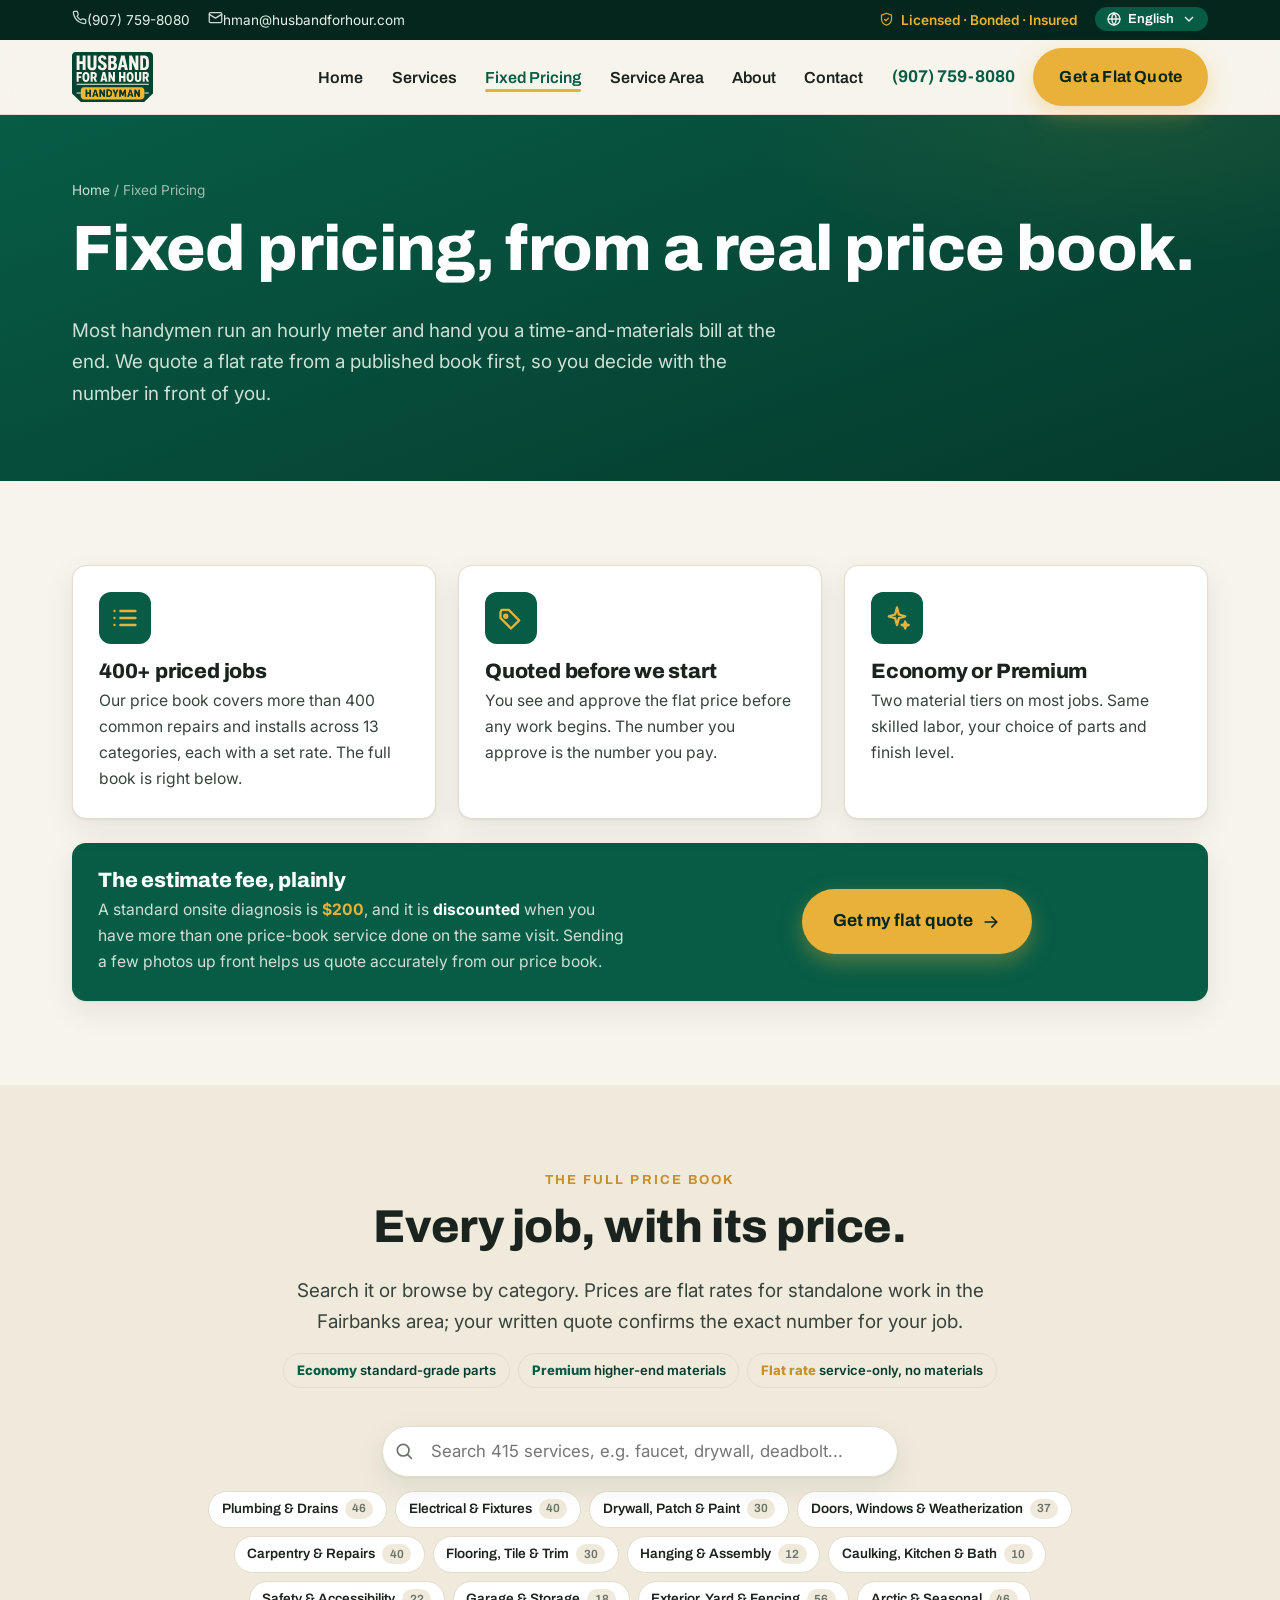
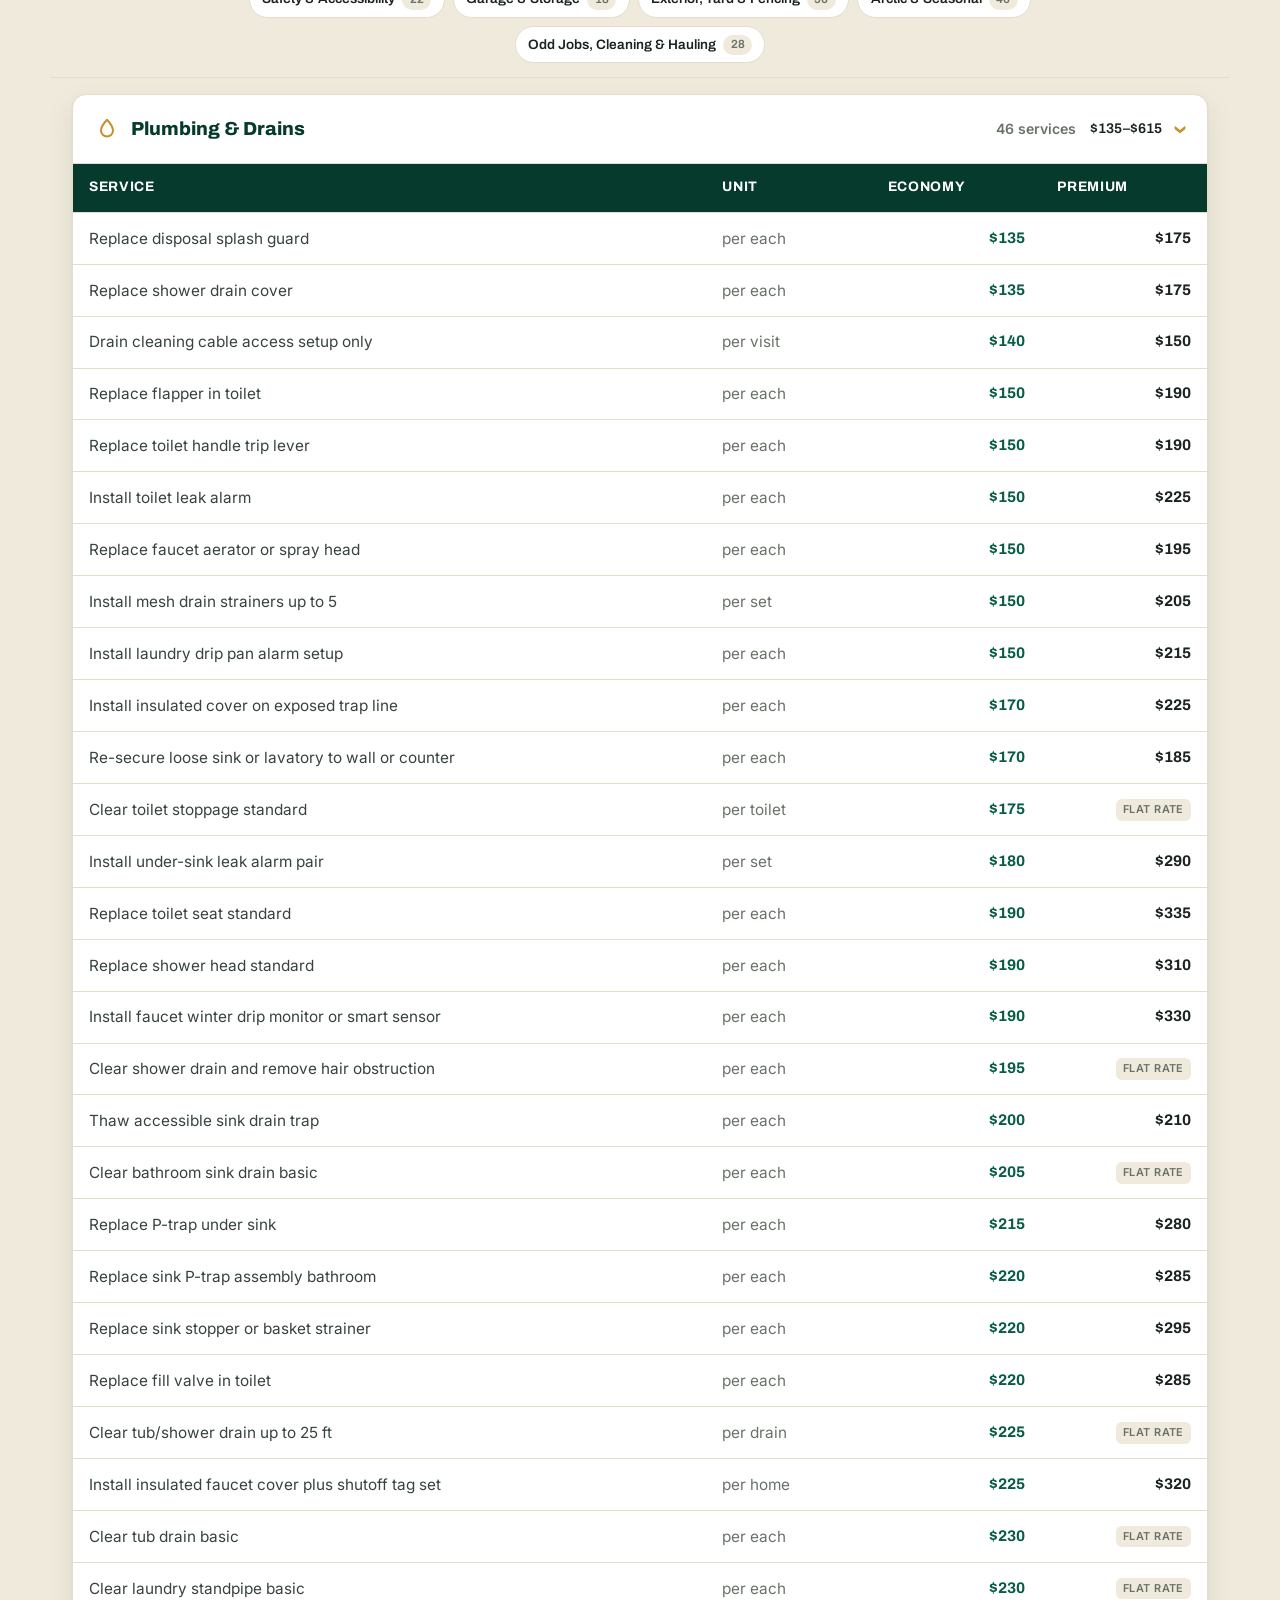
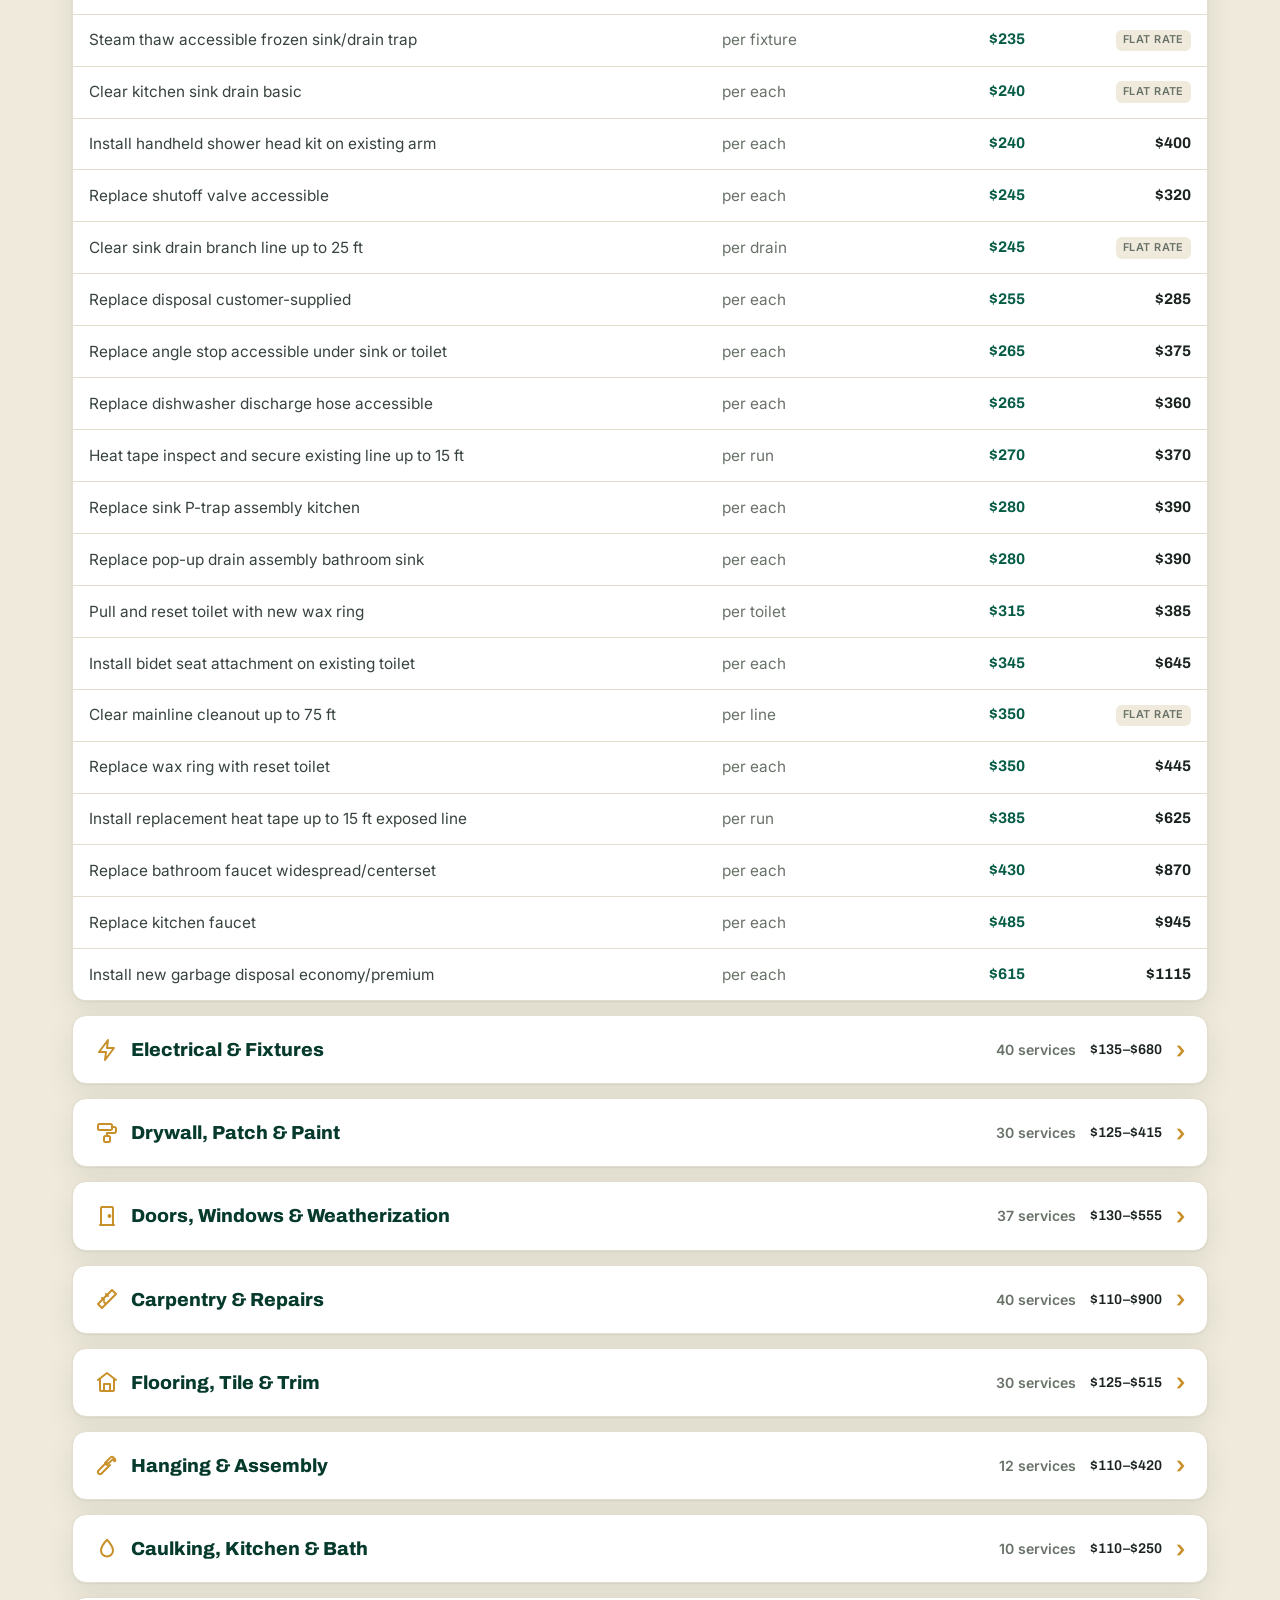
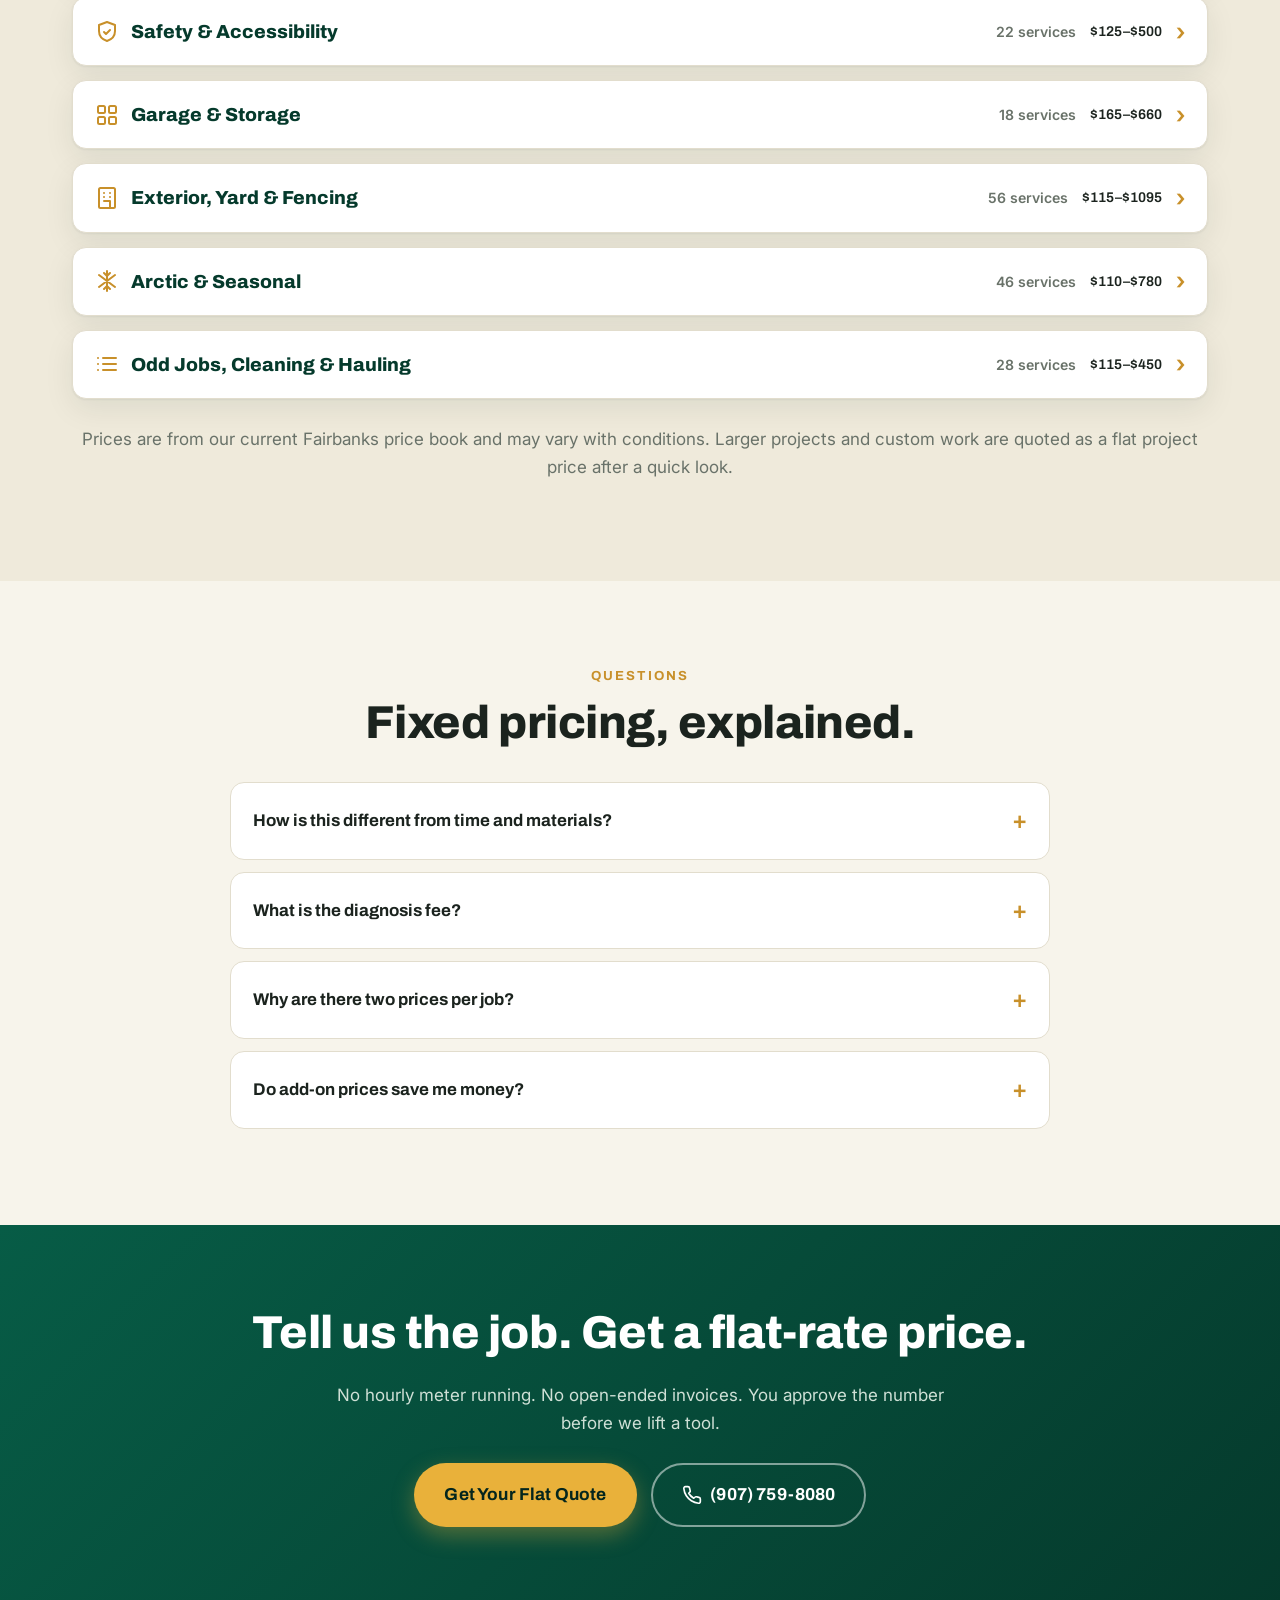
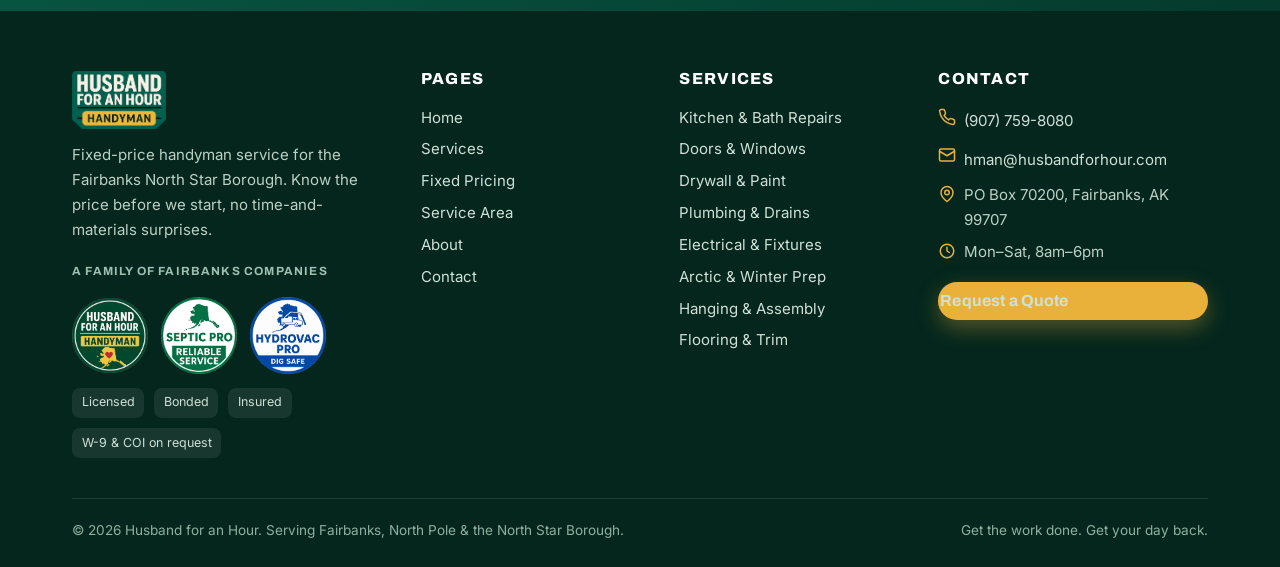
<file: pricing.html>
<!doctype html><html lang="en"><head>
<!-- Google tag (gtag.js) --><script async src="https://www.googletagmanager.com/gtag/js?id=AW-18004543811"></script><script>window.dataLayer=window.dataLayer||[];function gtag(){dataLayer.push(arguments);}gtag('js',new Date());gtag('config','AW-18004543811');</script><script>function gtag_report_conversion(url){var callback=function(){if(typeof(url)!='undefined'){window.location=url;}};gtag('event','conversion',{'send_to':'AW-18004543811/7Xt_CK-mx8gcEMOSnolD','value':1.0,'currency':'USD','event_callback':callback});return false;}</script>
<meta charset="utf-8"><meta name="viewport" content="width=device-width,initial-scale=1">
<title>Flat-Rate Handyman Pricing &amp; Price Book | Husband for an Hour</title>
<meta name="description" content="See how our fixed handyman pricing works. Flat rates from a published price book with Economy and Premium options, so you get certainty on cost before work begins in Fairbanks, AK.">
<meta name="robots" content="index, follow, max-image-preview:large, max-snippet:-1, max-video-preview:-1">
<link rel="canonical" href="https://www.husbandforhour.com/pricing.html">
<meta name="theme-color" content="#075c46">
<meta name="author" content="Husband for an Hour">
<meta name="geo.region" content="US-AK"><meta name="geo.placename" content="Fairbanks, Alaska">
<meta name="geo.position" content="64.8378;-147.7164"><meta name="ICBM" content="64.8378, -147.7164">
<meta property="og:type" content="website"><meta property="og:site_name" content="Husband for an Hour">
<meta property="og:title" content="Flat-Rate Handyman Pricing &amp; Price Book | Husband for an Hour"><meta property="og:description" content="See how our fixed handyman pricing works. Flat rates from a published price book with Economy and Premium options, so you get certainty on cost before work begins in Fairbanks, AK.">
<meta property="og:url" content="https://www.husbandforhour.com/pricing.html"><meta property="og:image" content="https://www.husbandforhour.com/assets/img/og-image.jpg">
<meta property="og:image:width" content="1200"><meta property="og:image:height" content="630">
<meta name="twitter:card" content="summary_large_image">
<meta name="twitter:title" content="Flat-Rate Handyman Pricing &amp; Price Book | Husband for an Hour"><meta name="twitter:description" content="See how our fixed handyman pricing works. Flat rates from a published price book with Economy and Premium options, so you get certainty on cost before work begins in Fairbanks, AK.">
<meta name="twitter:image" content="https://www.husbandforhour.com/assets/img/og-image.jpg">
<link rel="icon" href="assets/img/favicon.ico" sizes="any">
<link rel="icon" type="image/png" href="assets/img/favicon-32.png" sizes="32x32">
<link rel="apple-touch-icon" href="assets/img/favicon-180.png">
<link rel="preconnect" href="https://fonts.googleapis.com"><link rel="preconnect" href="https://fonts.gstatic.com" crossorigin>
<link href="https://fonts.googleapis.com/css2?family=Archivo:wght@500;600;700;800;900&family=Inter:wght@400;500;600;700&display=swap" rel="stylesheet">
<link rel="stylesheet" href="assets/styles.css?v=24">
<script type="application/ld+json">{"@context": "https://schema.org", "@type": ["HomeAndConstructionBusiness", "HandymanService", "LocalBusiness"], "@id": "https://www.husbandforhour.com/#business", "name": "Husband for an Hour", "description": "Fixed-price handyman service in Fairbanks, Alaska. Flat-rate pricing from a published price book gives homeowners, realtors and property managers certainty on cost before work begins.", "url": "https://www.husbandforhour.com/", "telephone": "+19077598080", "email": "hman@husbandforhour.com", "image": "https://www.husbandforhour.com/assets/img/og-image.jpg", "logo": "https://www.husbandforhour.com/assets/img/logo.png", "priceRange": "$$", "currenciesAccepted": "USD", "paymentAccepted": "Cash, Check, Credit Card", "address": {"@type": "PostalAddress", "postOfficeBoxNumber": "70200", "addressLocality": "Fairbanks", "addressRegion": "AK", "postalCode": "99707", "addressCountry": "US"}, "geo": {"@type": "GeoCoordinates", "latitude": 64.8378, "longitude": -147.7164}, "areaServed": [{"@type": "AdministrativeArea", "name": "Fairbanks North Star Borough"}, {"@type": "City", "name": "Fairbanks"}, {"@type": "City", "name": "North Pole"}, {"@type": "City", "name": "Fox"}, {"@type": "City", "name": "Ester"}, {"@type": "City", "name": "Two Rivers"}, {"@type": "City", "name": "Salcha"}, {"@type": "City", "name": "Eielson AFB"}, {"@type": "City", "name": "Fort Wainwright"}, {"@type": "City", "name": "Pleasant Valley"}, {"@type": "City", "name": "Moose Creek"}], "serviceArea": {"@type": "GeoCircle", "geoMidpoint": {"@type": "GeoCoordinates", "latitude": 64.8378, "longitude": -147.7164}, "geoRadius": 48000}, "openingHoursSpecification": [{"@type": "OpeningHoursSpecification", "dayOfWeek": ["Monday", "Tuesday", "Wednesday", "Thursday", "Friday", "Saturday"], "opens": "08:00", "closes": "18:00"}], "knowsLanguage": ["en", "es", "ru", "ko", "tl", "zh-CN", "vi", "de", "fr", "ja", "ar", "hi"], "slogan": "Get the work done. Get your day back.", "hasOfferCatalog": {"@type": "OfferCatalog", "name": "Flat-Rate Handyman Price Book", "itemListElement": [{"@type": "Offer", "itemOffered": {"@type": "Service", "name": "Kitchen and bath repairs"}}, {"@type": "Offer", "itemOffered": {"@type": "Service", "name": "Plumbing and drain service"}}, {"@type": "Offer", "itemOffered": {"@type": "Service", "name": "Minor electrical and fixtures"}}, {"@type": "Offer", "itemOffered": {"@type": "Service", "name": "Drywall patch and paint"}}, {"@type": "Offer", "itemOffered": {"@type": "Service", "name": "Doors, windows and weatherization"}}, {"@type": "Offer", "itemOffered": {"@type": "Service", "name": "Flooring and trim repair"}}, {"@type": "Offer", "itemOffered": {"@type": "Service", "name": "Hanging and furniture assembly"}}, {"@type": "Offer", "itemOffered": {"@type": "Service", "name": "Arctic and winter weatherization"}}, {"@type": "Offer", "itemOffered": {"@type": "Service", "name": "Safety and accessibility installs"}}, {"@type": "Offer", "itemOffered": {"@type": "Service", "name": "Exterior, gutters and curb appeal"}}, {"@type": "Offer", "itemOffered": {"@type": "Service", "name": "Realtor punch lists"}}, {"@type": "Offer", "itemOffered": {"@type": "Service", "name": "Rental turnovers and property maintenance"}}]}, "sameAs": ["https://www.facebook.com/husbandforhour"]}</script><script type="application/ld+json">{"@context": "https://schema.org", "@type": "BreadcrumbList", "itemListElement": [{"@type": "ListItem", "position": 1, "name": "Home", "item": "https://www.husbandforhour.com/"}, {"@type": "ListItem", "position": 2, "name": "Fixed Pricing", "item": "https://www.husbandforhour.com/pricing.html"}]}</script><script type="application/ld+json">{"@context": "https://schema.org", "@type": "FAQPage", "mainEntity": [{"@type": "Question", "name": "How is this different from time and materials?", "acceptedAnswer": {"@type": "Answer", "text": "Time-and-materials means the clock and the receipts decide your bill, and you only learn the total at the end. We work the opposite way: a published flat rate per job, quoted and approved before we start."}}, {"@type": "Question", "name": "What is the diagnosis fee?", "acceptedAnswer": {"@type": "Answer", "text": "For jobs that need an onsite look, the standard diagnosis is $200. That fee is discounted when you have more than one price-book service done on the same visit. Sending a few photos up front helps us quote accurately from our price book."}}, {"@type": "Question", "name": "Why are there two prices per job?", "acceptedAnswer": {"@type": "Answer", "text": "Economy uses dependable standard-grade parts; Premium uses higher-end materials and finishes. Labor and workmanship are the same. You pick the tier."}}, {"@type": "Question", "name": "Do add-on prices save me money?", "acceptedAnswer": {"@type": "Answer", "text": "Yes. Once a technician is onsite for a main item, additional same-visit tasks are billed at the lower add-on rate because the trip and setup are already covered."}}]}</script>
</head><body><div class="util"><div class="wrap">
  <span class="u-item"><a href="tel:+19077598080" onclick="return gtag_report_conversion('tel:+19077598080');"><svg width="20" height="20" viewBox="0 0 24 24" fill="none" stroke="currentColor" stroke-width="2" stroke-linecap="round" stroke-linejoin="round"><path d="M22 16.9v3a2 2 0 0 1-2.2 2 19.8 19.8 0 0 1-8.6-3 19.5 19.5 0 0 1-6-6 19.8 19.8 0 0 1-3-8.6A2 2 0 0 1 4.1 2h3a2 2 0 0 1 2 1.7c.1 1 .4 1.9.7 2.8a2 2 0 0 1-.5 2.1L8.1 9.9a16 16 0 0 0 6 6l1.3-1.2a2 2 0 0 1 2.1-.5c.9.3 1.8.6 2.8.7a2 2 0 0 1 1.7 2z"/></svg>(907) 759-8080</a></span>
  <span class="u-item hide-sm"><a href="mailto:hman@husbandforhour.com"><svg width="20" height="20" viewBox="0 0 24 24" fill="none" stroke="currentColor" stroke-width="2" stroke-linecap="round" stroke-linejoin="round"><rect x="2" y="4" width="20" height="16" rx="2"/><path d="m22 7-10 6L2 7"/></svg>hman@husbandforhour.com</a></span>
  <span class="u-spacer"></span>
  <span class="u-item hide-sm u-badge"><svg width="20" height="20" viewBox="0 0 24 24" fill="none" stroke="currentColor" stroke-width="2" stroke-linecap="round" stroke-linejoin="round"><path d="M12 2 4 5v6c0 5 3.4 8.5 8 10 4.6-1.5 8-5 8-10V5z"/><path d="m9 12 2 2 4-4"/></svg>Licensed &middot; Bonded &middot; Insured</span>
  <span class="u-item notranslate" translate="no"><div class="lang"><button class="lang-btn" aria-label="Choose language"><svg width="20" height="20" viewBox="0 0 24 24" fill="none" stroke="currentColor" stroke-width="2" stroke-linecap="round" stroke-linejoin="round"><circle cx="12" cy="12" r="9"/><path d="M3 12h18M12 3a14 14 0 0 1 0 18 14 14 0 0 1 0-18z"/></svg><span class="lang-label">English</span><svg viewBox="0 0 24 24" width="14" height="14" fill="none" stroke="currentColor" stroke-width="2"><path d="m6 9 6 6 6-6"/></svg></button><div class="lang-panel"><input class="lang-search" type="text" placeholder="Search 80+ languages..." translate="no"><ul class="lang-list"></ul><div class="lang-credit">Translation by Google</div></div></div></span>
</div></div>
<header class="nav"><div class="wrap nav-inner">
  <a class="brand notranslate" href="index.html" translate="no" aria-label="Husband for an Hour home">
    <img src="assets/img/logo.svg" alt="Husband for an Hour handyman logo" width="860" height="531" loading="eager" fetchpriority="high" decoding="async"></a>
  <nav><ul class="nav-links"><li class="nav-lang-item notranslate" translate="no"><div class="lang nav-lang"><button class="lang-btn" aria-label="Choose language"><svg width="20" height="20" viewBox="0 0 24 24" fill="none" stroke="currentColor" stroke-width="2" stroke-linecap="round" stroke-linejoin="round"><circle cx="12" cy="12" r="9"/><path d="M3 12h18M12 3a14 14 0 0 1 0 18 14 14 0 0 1 0-18z"/></svg><span class="lang-label">English</span><svg viewBox="0 0 24 24" width="14" height="14" fill="none" stroke="currentColor" stroke-width="2"><path d="m6 9 6 6 6-6"/></svg></button><div class="lang-panel"><input class="lang-search" type="text" placeholder="Search 80+ languages..." translate="no"><ul class="lang-list"></ul><div class="lang-credit">Translation by Google</div></div></div></li><li><a href="index.html" class="">Home</a></li><li><a href="services.html" class="">Services</a></li><li><a href="pricing.html" class="active">Fixed Pricing</a></li><li><a href="service-area.html" class="">Service Area</a></li><li><a href="about.html" class="">About</a></li><li><a href="contact.html" class="">Contact</a></li></ul></nav>
  <a class="nav-phone" href="tel:+19077598080" onclick="return gtag_report_conversion('tel:+19077598080');">(907) 759-8080</a>
  <div class="nav-cta"><a class="btn btn-gold" href="contact.html">Get a Flat Quote</a></div>
  <button class="hamburger" aria-label="Menu"><svg width="20" height="20" viewBox="0 0 24 24" fill="none" stroke="currentColor" stroke-width="2" stroke-linecap="round" stroke-linejoin="round"><path d="M4 7h16M4 12h16M4 17h16"/></svg></button>
</div></header><section class="phero"><div class="wrap">
      <div class="crumbs"><a href="index.html">Home</a> / Fixed Pricing</div>
      <h1>Fixed pricing, from a real price book.</h1><p class="lead">Most handymen run an hourly meter and hand you a time-and-materials bill at the end. We quote a flat rate from a published book first, so you decide with the number in front of you.</p></div></section>
<section class="sec"><div class="wrap">
  <div class="grid g-3 reveal">
    <div class="card"><div class="icon"><svg width="20" height="20" viewBox="0 0 24 24" fill="none" stroke="currentColor" stroke-width="2" stroke-linecap="round" stroke-linejoin="round"><path d="M8 6h13M8 12h13M8 18h13M3 6h.01M3 12h.01M3 18h.01"/></svg></div><h3>400+ priced jobs</h3><p>Our price book covers more than 400 common repairs and installs across 13 categories, each with a set rate. The full book is right below.</p></div>
    <div class="card"><div class="icon"><svg width="20" height="20" viewBox="0 0 24 24" fill="none" stroke="currentColor" stroke-width="2" stroke-linecap="round" stroke-linejoin="round"><path d="M3 7v5l9 9 7-7-9-9H4z" /><circle cx="7.5" cy="10.5" r="1.3"/></svg></div><h3>Quoted before we start</h3><p>You see and approve the flat price before any work begins. The number you approve is the number you pay.</p></div>
    <div class="card"><div class="icon"><svg width="20" height="20" viewBox="0 0 24 24" fill="none" stroke="currentColor" stroke-width="2" stroke-linecap="round" stroke-linejoin="round"><path d="M12 3 13.6 9 19 10.6 13.6 12.2 12 18 10.4 12.2 5 10.6 10.4 9z"/><path d="M19 15l.8 2.5L22 18l-2.2.5L19 21l-.8-2.5L16 18l2.2-.5z"/></svg></div><h3>Economy or Premium</h3><p>Two material tiers on most jobs. Same skilled labor, your choice of parts and finish level.</p></div>
  </div>
  <div class="card reveal" style="margin-top:24px;background:var(--green);color:#eaf3ee;border:0">
    <div class="grid g-2" style="gap:24px;align-items:center">
      <div><h3 style="color:#fff">The estimate fee, plainly</h3>
      <p style="color:#cfe0d6;margin:0">A standard onsite diagnosis is <b style="color:var(--gold)">$200</b>, and it is <b style="color:#fff">discounted</b> when you have more than one price-book service done on the same visit. Sending a few photos up front helps us quote accurately from our price book.</p></div>
      <div style="text-align:center"><a class="btn btn-gold btn-lg" href="contact.html">Get my flat quote <svg width="20" height="20" viewBox="0 0 24 24" fill="none" stroke="currentColor" stroke-width="2" stroke-linecap="round" stroke-linejoin="round"><path d="M5 12h14M13 6l6 6-6 6"/></svg></a></div>
    </div>
  </div>
</div></section>

<section class="sec value"><div class="wrap">
  <div class="center reveal"><p class="eyebrow">The full price book</p><h2>Every job, with its price.</h2>
  <p class="lead center">Search it or browse by category. Prices are flat rates for standalone work in the Fairbanks area; your written quote confirms the exact number for your job.</p>
  <div class="pb-legend reveal"><span class="pb-leg"><b>Economy</b> standard-grade parts</span><span class="pb-leg"><b>Premium</b> higher-end materials</span><span class="pb-leg pb-leg-flat"><b>Flat rate</b> service-only, no materials</span></div>
  </div>
  <div style="margin-top:22px"><div class="pb-toolbar reveal"><div class="pb-search"><svg viewBox="0 0 24 24" fill="none" stroke="currentColor" stroke-width="2" stroke-linecap="round"><circle cx="11" cy="11" r="7"/><path d="m21 21-4.3-4.3"/></svg><input id="pbSearch" type="search" placeholder="Search 415 services, e.g. faucet, drywall, deadbolt..." autocomplete="off" aria-label="Search the price book"></div><div class="pb-chips"><a class="pb-chip" href="#cat-plumbing-drains" data-target="cat-plumbing-drains">Plumbing & Drains<span>46</span></a><a class="pb-chip" href="#cat-electrical-fixtures" data-target="cat-electrical-fixtures">Electrical & Fixtures<span>40</span></a><a class="pb-chip" href="#cat-drywall-patch-paint" data-target="cat-drywall-patch-paint">Drywall, Patch & Paint<span>30</span></a><a class="pb-chip" href="#cat-doors-windows-weatherization" data-target="cat-doors-windows-weatherization">Doors, Windows & Weatherization<span>37</span></a><a class="pb-chip" href="#cat-carpentry-repairs" data-target="cat-carpentry-repairs">Carpentry & Repairs<span>40</span></a><a class="pb-chip" href="#cat-flooring-tile-trim" data-target="cat-flooring-tile-trim">Flooring, Tile & Trim<span>30</span></a><a class="pb-chip" href="#cat-hanging-assembly" data-target="cat-hanging-assembly">Hanging & Assembly<span>12</span></a><a class="pb-chip" href="#cat-caulking-kitchen-bath" data-target="cat-caulking-kitchen-bath">Caulking, Kitchen & Bath<span>10</span></a><a class="pb-chip" href="#cat-safety-accessibility" data-target="cat-safety-accessibility">Safety & Accessibility<span>22</span></a><a class="pb-chip" href="#cat-garage-storage" data-target="cat-garage-storage">Garage & Storage<span>18</span></a><a class="pb-chip" href="#cat-exterior-yard-fencing" data-target="cat-exterior-yard-fencing">Exterior, Yard & Fencing<span>56</span></a><a class="pb-chip" href="#cat-arctic-seasonal" data-target="cat-arctic-seasonal">Arctic & Seasonal<span>46</span></a><a class="pb-chip" href="#cat-odd-jobs-cleaning-hauling" data-target="cat-odd-jobs-cleaning-hauling">Odd Jobs, Cleaning & Hauling<span>28</span></a></div></div><p class="pb-noresult" id="pbNoResult" hidden>No services match that search. Try another word, or <a href="contact.html">ask us for a quote</a>.</p><div class="pb-cats"><details class="pb-cat" id="cat-plumbing-drains" open><summary><span class="pb-cat-name"><svg width="20" height="20" viewBox="0 0 24 24" fill="none" stroke="currentColor" stroke-width="2" stroke-linecap="round" stroke-linejoin="round"><path d="M12 2.7C12 2.7 6 9 6 13.5a6 6 0 0 0 12 0C18 9 12 2.7 12 2.7z"/></svg>Plumbing & Drains</span><span class="pb-cat-meta">46 services <span class="pb-range">$135&ndash;$615</span><span class="pb-chev">&#8250;</span></span></summary><div class="pb-body"><table class="price-table"><thead><tr><th>Service</th><th class="pb-ucol">Unit</th><th>Economy</th><th>Premium</th></tr></thead><tbody><tr data-s="replace disposal splash guard"><td>Replace disposal splash guard<span class="pb-unit">per each</span></td><td class="muted pb-ucol">per each</td><td class="num eco">$135</td><td class="num">$175</td></tr><tr data-s="replace shower drain cover"><td>Replace shower drain cover<span class="pb-unit">per each</span></td><td class="muted pb-ucol">per each</td><td class="num eco">$135</td><td class="num">$175</td></tr><tr data-s="drain cleaning cable access setup only"><td>Drain cleaning cable access setup only<span class="pb-unit">per visit</span></td><td class="muted pb-ucol">per visit</td><td class="num eco">$140</td><td class="num">$150</td></tr><tr data-s="replace flapper in toilet"><td>Replace flapper in toilet<span class="pb-unit">per each</span></td><td class="muted pb-ucol">per each</td><td class="num eco">$150</td><td class="num">$190</td></tr><tr data-s="replace toilet handle trip lever"><td>Replace toilet handle trip lever<span class="pb-unit">per each</span></td><td class="muted pb-ucol">per each</td><td class="num eco">$150</td><td class="num">$190</td></tr><tr data-s="install toilet leak alarm"><td>Install toilet leak alarm<span class="pb-unit">per each</span></td><td class="muted pb-ucol">per each</td><td class="num eco">$150</td><td class="num">$225</td></tr><tr data-s="replace faucet aerator or spray head"><td>Replace faucet aerator or spray head<span class="pb-unit">per each</span></td><td class="muted pb-ucol">per each</td><td class="num eco">$150</td><td class="num">$195</td></tr><tr data-s="install mesh drain strainers up to 5"><td>Install mesh drain strainers up to 5<span class="pb-unit">per set</span></td><td class="muted pb-ucol">per set</td><td class="num eco">$150</td><td class="num">$205</td></tr><tr data-s="install laundry drip pan alarm setup"><td>Install laundry drip pan alarm setup<span class="pb-unit">per each</span></td><td class="muted pb-ucol">per each</td><td class="num eco">$150</td><td class="num">$215</td></tr><tr data-s="install insulated cover on exposed trap line"><td>Install insulated cover on exposed trap line<span class="pb-unit">per each</span></td><td class="muted pb-ucol">per each</td><td class="num eco">$170</td><td class="num">$225</td></tr><tr data-s="re-secure loose sink or lavatory to wall or counter"><td>Re-secure loose sink or lavatory to wall or counter<span class="pb-unit">per each</span></td><td class="muted pb-ucol">per each</td><td class="num eco">$170</td><td class="num">$185</td></tr><tr data-s="clear toilet stoppage standard"><td>Clear toilet stoppage standard<span class="pb-unit">per toilet</span></td><td class="muted pb-ucol">per toilet</td><td class="num eco">$175</td><td class="num"><span class="flat-tag">flat rate</span></td></tr><tr data-s="install under-sink leak alarm pair"><td>Install under-sink leak alarm pair<span class="pb-unit">per set</span></td><td class="muted pb-ucol">per set</td><td class="num eco">$180</td><td class="num">$290</td></tr><tr data-s="replace toilet seat standard"><td>Replace toilet seat standard<span class="pb-unit">per each</span></td><td class="muted pb-ucol">per each</td><td class="num eco">$190</td><td class="num">$335</td></tr><tr data-s="replace shower head standard"><td>Replace shower head standard<span class="pb-unit">per each</span></td><td class="muted pb-ucol">per each</td><td class="num eco">$190</td><td class="num">$310</td></tr><tr data-s="install faucet winter drip monitor or smart sensor"><td>Install faucet winter drip monitor or smart sensor<span class="pb-unit">per each</span></td><td class="muted pb-ucol">per each</td><td class="num eco">$190</td><td class="num">$330</td></tr><tr data-s="clear shower drain and remove hair obstruction"><td>Clear shower drain and remove hair obstruction<span class="pb-unit">per each</span></td><td class="muted pb-ucol">per each</td><td class="num eco">$195</td><td class="num"><span class="flat-tag">flat rate</span></td></tr><tr data-s="thaw accessible sink drain trap"><td>Thaw accessible sink drain trap<span class="pb-unit">per each</span></td><td class="muted pb-ucol">per each</td><td class="num eco">$200</td><td class="num">$210</td></tr><tr data-s="clear bathroom sink drain basic"><td>Clear bathroom sink drain basic<span class="pb-unit">per each</span></td><td class="muted pb-ucol">per each</td><td class="num eco">$205</td><td class="num"><span class="flat-tag">flat rate</span></td></tr><tr data-s="replace p-trap under sink"><td>Replace P-trap under sink<span class="pb-unit">per each</span></td><td class="muted pb-ucol">per each</td><td class="num eco">$215</td><td class="num">$280</td></tr><tr data-s="replace sink p-trap assembly bathroom"><td>Replace sink P-trap assembly bathroom<span class="pb-unit">per each</span></td><td class="muted pb-ucol">per each</td><td class="num eco">$220</td><td class="num">$285</td></tr><tr data-s="replace sink stopper or basket strainer"><td>Replace sink stopper or basket strainer<span class="pb-unit">per each</span></td><td class="muted pb-ucol">per each</td><td class="num eco">$220</td><td class="num">$295</td></tr><tr data-s="replace fill valve in toilet"><td>Replace fill valve in toilet<span class="pb-unit">per each</span></td><td class="muted pb-ucol">per each</td><td class="num eco">$220</td><td class="num">$285</td></tr><tr data-s="clear tub/shower drain up to 25 ft"><td>Clear tub/shower drain up to 25 ft<span class="pb-unit">per drain</span></td><td class="muted pb-ucol">per drain</td><td class="num eco">$225</td><td class="num"><span class="flat-tag">flat rate</span></td></tr><tr data-s="install insulated faucet cover plus shutoff tag set"><td>Install insulated faucet cover plus shutoff tag set<span class="pb-unit">per home</span></td><td class="muted pb-ucol">per home</td><td class="num eco">$225</td><td class="num">$320</td></tr><tr data-s="clear tub drain basic"><td>Clear tub drain basic<span class="pb-unit">per each</span></td><td class="muted pb-ucol">per each</td><td class="num eco">$230</td><td class="num"><span class="flat-tag">flat rate</span></td></tr><tr data-s="clear laundry standpipe basic"><td>Clear laundry standpipe basic<span class="pb-unit">per each</span></td><td class="muted pb-ucol">per each</td><td class="num eco">$230</td><td class="num"><span class="flat-tag">flat rate</span></td></tr><tr data-s="steam thaw accessible frozen sink/drain trap"><td>Steam thaw accessible frozen sink/drain trap<span class="pb-unit">per fixture</span></td><td class="muted pb-ucol">per fixture</td><td class="num eco">$235</td><td class="num"><span class="flat-tag">flat rate</span></td></tr><tr data-s="clear kitchen sink drain basic"><td>Clear kitchen sink drain basic<span class="pb-unit">per each</span></td><td class="muted pb-ucol">per each</td><td class="num eco">$240</td><td class="num"><span class="flat-tag">flat rate</span></td></tr><tr data-s="install handheld shower head kit on existing arm"><td>Install handheld shower head kit on existing arm<span class="pb-unit">per each</span></td><td class="muted pb-ucol">per each</td><td class="num eco">$240</td><td class="num">$400</td></tr><tr data-s="replace shutoff valve accessible"><td>Replace shutoff valve accessible<span class="pb-unit">per each</span></td><td class="muted pb-ucol">per each</td><td class="num eco">$245</td><td class="num">$320</td></tr><tr data-s="clear sink drain branch line up to 25 ft"><td>Clear sink drain branch line up to 25 ft<span class="pb-unit">per drain</span></td><td class="muted pb-ucol">per drain</td><td class="num eco">$245</td><td class="num"><span class="flat-tag">flat rate</span></td></tr><tr data-s="replace disposal customer-supplied"><td>Replace disposal customer-supplied<span class="pb-unit">per each</span></td><td class="muted pb-ucol">per each</td><td class="num eco">$255</td><td class="num">$285</td></tr><tr data-s="replace angle stop accessible under sink or toilet"><td>Replace angle stop accessible under sink or toilet<span class="pb-unit">per each</span></td><td class="muted pb-ucol">per each</td><td class="num eco">$265</td><td class="num">$375</td></tr><tr data-s="replace dishwasher discharge hose accessible"><td>Replace dishwasher discharge hose accessible<span class="pb-unit">per each</span></td><td class="muted pb-ucol">per each</td><td class="num eco">$265</td><td class="num">$360</td></tr><tr data-s="heat tape inspect and secure existing line up to 15 ft"><td>Heat tape inspect and secure existing line up to 15 ft<span class="pb-unit">per run</span></td><td class="muted pb-ucol">per run</td><td class="num eco">$270</td><td class="num">$370</td></tr><tr data-s="replace sink p-trap assembly kitchen"><td>Replace sink P-trap assembly kitchen<span class="pb-unit">per each</span></td><td class="muted pb-ucol">per each</td><td class="num eco">$280</td><td class="num">$390</td></tr><tr data-s="replace pop-up drain assembly bathroom sink"><td>Replace pop-up drain assembly bathroom sink<span class="pb-unit">per each</span></td><td class="muted pb-ucol">per each</td><td class="num eco">$280</td><td class="num">$390</td></tr><tr data-s="pull and reset toilet with new wax ring"><td>Pull and reset toilet with new wax ring<span class="pb-unit">per toilet</span></td><td class="muted pb-ucol">per toilet</td><td class="num eco">$315</td><td class="num">$385</td></tr><tr data-s="install bidet seat attachment on existing toilet"><td>Install bidet seat attachment on existing toilet<span class="pb-unit">per each</span></td><td class="muted pb-ucol">per each</td><td class="num eco">$345</td><td class="num">$645</td></tr><tr data-s="clear mainline cleanout up to 75 ft"><td>Clear mainline cleanout up to 75 ft<span class="pb-unit">per line</span></td><td class="muted pb-ucol">per line</td><td class="num eco">$350</td><td class="num"><span class="flat-tag">flat rate</span></td></tr><tr data-s="replace wax ring with reset toilet"><td>Replace wax ring with reset toilet<span class="pb-unit">per each</span></td><td class="muted pb-ucol">per each</td><td class="num eco">$350</td><td class="num">$445</td></tr><tr data-s="install replacement heat tape up to 15 ft exposed line"><td>Install replacement heat tape up to 15 ft exposed line<span class="pb-unit">per run</span></td><td class="muted pb-ucol">per run</td><td class="num eco">$385</td><td class="num">$625</td></tr><tr data-s="replace bathroom faucet widespread/centerset"><td>Replace bathroom faucet widespread/centerset<span class="pb-unit">per each</span></td><td class="muted pb-ucol">per each</td><td class="num eco">$430</td><td class="num">$870</td></tr><tr data-s="replace kitchen faucet"><td>Replace kitchen faucet<span class="pb-unit">per each</span></td><td class="muted pb-ucol">per each</td><td class="num eco">$485</td><td class="num">$945</td></tr><tr data-s="install new garbage disposal economy/premium"><td>Install new garbage disposal economy/premium<span class="pb-unit">per each</span></td><td class="muted pb-ucol">per each</td><td class="num eco">$615</td><td class="num">$1115</td></tr></tbody></table></div></details><details class="pb-cat" id="cat-electrical-fixtures"><summary><span class="pb-cat-name"><svg width="20" height="20" viewBox="0 0 24 24" fill="none" stroke="currentColor" stroke-width="2" stroke-linecap="round" stroke-linejoin="round"><path d="M13 2 4 14h7l-1 8 9-12h-7z"/></svg>Electrical & Fixtures</span><span class="pb-cat-meta">40 services <span class="pb-range">$135&ndash;$680</span><span class="pb-chev">&#8250;</span></span></summary><div class="pb-body"><table class="price-table"><thead><tr><th>Service</th><th class="pb-ucol">Unit</th><th>Economy</th><th>Premium</th></tr></thead><tbody><tr data-s="replace outlet / gfci outlet"><td>Replace outlet / GFCI outlet<span class="pb-unit">per each</span></td><td class="muted pb-ucol">per each</td><td class="num eco">$135</td><td class="num">$190</td></tr><tr data-s="replace furnace filter accessible"><td>Replace furnace filter accessible<span class="pb-unit">per each</span></td><td class="muted pb-ucol">per each</td><td class="num eco">$135</td><td class="num">$200</td></tr><tr data-s="replace smoke or co alarm battery unit"><td>Replace smoke or CO alarm battery unit<span class="pb-unit">per each</span></td><td class="muted pb-ucol">per each</td><td class="num eco">$145</td><td class="num">$235</td></tr><tr data-s="replace switch or dimmer"><td>Replace switch or dimmer<span class="pb-unit">per each</span></td><td class="muted pb-ucol">per each</td><td class="num eco">$150</td><td class="num">$205</td></tr><tr data-s="replace bathroom exhaust fan grille only"><td>Replace bathroom exhaust fan grille only<span class="pb-unit">per each</span></td><td class="muted pb-ucol">per each</td><td class="num eco">$150</td><td class="num">$215</td></tr><tr data-s="install wall-mounted keypad/safe small"><td>Install wall-mounted keypad/safe small<span class="pb-unit">per each</span></td><td class="muted pb-ucol">per each</td><td class="num eco">$160</td><td class="num">$185</td></tr><tr data-s="install appliance anti-vibration pads set"><td>Install appliance anti-vibration pads set<span class="pb-unit">per set</span></td><td class="muted pb-ucol">per set</td><td class="num eco">$160</td><td class="num">$220</td></tr><tr data-s="install carbon monoxide detector battery unit"><td>Install carbon monoxide detector battery unit<span class="pb-unit">per each</span></td><td class="muted pb-ucol">per each</td><td class="num eco">$170</td><td class="num">$250</td></tr><tr data-s="replace interior light fixture like-for-like"><td>Replace interior light fixture like-for-like<span class="pb-unit">per each</span></td><td class="muted pb-ucol">per each</td><td class="num eco">$175</td><td class="num"><span class="flat-tag">flat rate</span></td></tr><tr data-s="replace vanity light like-for-like"><td>Replace vanity light like-for-like<span class="pb-unit">per each</span></td><td class="muted pb-ucol">per each</td><td class="num eco">$175</td><td class="num"><span class="flat-tag">flat rate</span></td></tr><tr data-s="dryer vent cleaning up to 12 ft"><td>Dryer vent cleaning up to 12 ft<span class="pb-unit">per vent</span></td><td class="muted pb-ucol">per vent</td><td class="num eco">$180</td><td class="num"><span class="flat-tag">flat rate</span></td></tr><tr data-s="install shelf brackets heavy-duty pair"><td>Install shelf brackets heavy-duty pair<span class="pb-unit">per pair</span></td><td class="muted pb-ucol">per pair</td><td class="num eco">$180</td><td class="num">$250</td></tr><tr data-s="replace hardwired smoke/co alarm like-for-like"><td>Replace hardwired smoke/CO alarm like-for-like<span class="pb-unit">per each</span></td><td class="muted pb-ucol">per each</td><td class="num eco">$190</td><td class="num">$335</td></tr><tr data-s="install refrigerator leak tray or alarm kit"><td>Install refrigerator leak tray or alarm kit<span class="pb-unit">per each</span></td><td class="muted pb-ucol">per each</td><td class="num eco">$190</td><td class="num">$295</td></tr><tr data-s="replace bathroom fan or light combo grille assembly"><td>Replace bathroom fan or light combo grille assembly<span class="pb-unit">per each</span></td><td class="muted pb-ucol">per each</td><td class="num eco">$195</td><td class="num">$305</td></tr><tr data-s="replace dishwasher front toe-kick or trim"><td>Replace dishwasher front toe-kick or trim<span class="pb-unit">per each</span></td><td class="muted pb-ucol">per each</td><td class="num eco">$205</td><td class="num">$300</td></tr><tr data-s="mount soundbar below tv"><td>Mount soundbar below TV<span class="pb-unit">per each</span></td><td class="muted pb-ucol">per each</td><td class="num eco">$210</td><td class="num">$340</td></tr><tr data-s="install fire extinguisher bracket and extinguisher"><td>Install fire extinguisher bracket and extinguisher<span class="pb-unit">per set</span></td><td class="muted pb-ucol">per set</td><td class="num eco">$215</td><td class="num">$365</td></tr><tr data-s="install under-cabinet battery light up to 3"><td>Install under-cabinet battery light up to 3<span class="pb-unit">per set</span></td><td class="muted pb-ucol">per set</td><td class="num eco">$230</td><td class="num">$370</td></tr><tr data-s="replace standard light fixture"><td>Replace standard light fixture<span class="pb-unit">per each</span></td><td class="muted pb-ucol">per each</td><td class="num eco">$235</td><td class="num">$295</td></tr><tr data-s="install microwave shelf unit / countertop trim kit"><td>Install microwave shelf unit / countertop trim kit<span class="pb-unit">per each</span></td><td class="muted pb-ucol">per each</td><td class="num eco">$240</td><td class="num">$270</td></tr><tr data-s="install plug-in under-cabinet light one section"><td>Install plug-in under-cabinet light one section<span class="pb-unit">per set</span></td><td class="muted pb-ucol">per set</td><td class="num eco">$240</td><td class="num">$400</td></tr><tr data-s="install led shop light or strip fixture"><td>Install LED shop light or strip fixture<span class="pb-unit">per each</span></td><td class="muted pb-ucol">per each</td><td class="num eco">$260</td><td class="num">$415</td></tr><tr data-s="install washer drain pan accessory"><td>Install washer drain pan accessory<span class="pb-unit">per each</span></td><td class="muted pb-ucol">per each</td><td class="num eco">$270</td><td class="num">$490</td></tr><tr data-s="install ceiling fan remote kit on compatible fan"><td>Install ceiling fan remote kit on compatible fan<span class="pb-unit">per each</span></td><td class="muted pb-ucol">per each</td><td class="num eco">$280</td><td class="num">$440</td></tr><tr data-s="replace blinds one standard window"><td>Replace blinds one standard window<span class="pb-unit">per window</span></td><td class="muted pb-ucol">per window</td><td class="num eco">$290</td><td class="num">$530</td></tr><tr data-s="install dishwasher customer-supplied replacement"><td>Install dishwasher customer-supplied replacement<span class="pb-unit">per each</span></td><td class="muted pb-ucol">per each</td><td class="num eco">$305</td><td class="num">$345</td></tr><tr data-s="install dryer vent kit up to 8 ft accessible"><td>Install dryer vent kit up to 8 ft accessible<span class="pb-unit">per run</span></td><td class="muted pb-ucol">per run</td><td class="num eco">$310</td><td class="num">$430</td></tr><tr data-s="replace chandelier / fan-rated fixture simple"><td>Replace chandelier / fan-rated fixture simple<span class="pb-unit">per each</span></td><td class="muted pb-ucol">per each</td><td class="num eco">$315</td><td class="num">$375</td></tr><tr data-s="replace ceiling fan existing box"><td>Replace ceiling fan existing box<span class="pb-unit">per each</span></td><td class="muted pb-ucol">per each</td><td class="num eco">$315</td><td class="num">$375</td></tr><tr data-s="install exterior motion/security light existing box"><td>Install exterior motion/security light existing box<span class="pb-unit">per each</span></td><td class="muted pb-ucol">per each</td><td class="num eco">$335</td><td class="num">$575</td></tr><tr data-s="install over-range microwave replacement"><td>Install over-range microwave replacement<span class="pb-unit">per each</span></td><td class="muted pb-ucol">per each</td><td class="num eco">$335</td><td class="num">$375</td></tr><tr data-s="install roman shade one standard window"><td>Install Roman shade one standard window<span class="pb-unit">per window</span></td><td class="muted pb-ucol">per window</td><td class="num eco">$345</td><td class="num">$645</td></tr><tr data-s="install mirror standard bathroom vanity"><td>Install mirror standard bathroom vanity<span class="pb-unit">per each</span></td><td class="muted pb-ucol">per each</td><td class="num eco">$360</td><td class="num">$660</td></tr><tr data-s="replace bath accessory set up to 3 pieces"><td>Replace bath accessory set up to 3 pieces<span class="pb-unit">per set</span></td><td class="muted pb-ucol">per set</td><td class="num eco">$370</td><td class="num">$650</td></tr><tr data-s="install tv wall mount fixed"><td>Install TV wall mount fixed<span class="pb-unit">per each</span></td><td class="muted pb-ucol">per each</td><td class="num eco">$375</td><td class="num">$615</td></tr><tr data-s="install smart thermostat on existing compatible system"><td>Install smart thermostat on existing compatible system<span class="pb-unit">per each</span></td><td class="muted pb-ucol">per each</td><td class="num eco">$400</td><td class="num">$900</td></tr><tr data-s="install tv wall mount tilt or full motion"><td>Install TV wall mount tilt or full motion<span class="pb-unit">per each</span></td><td class="muted pb-ucol">per each</td><td class="num eco">$540</td><td class="num">$940</td></tr><tr data-s="replace ceiling fan where existing box support is present"><td>Replace ceiling fan where existing box support is present<span class="pb-unit">per each</span></td><td class="muted pb-ucol">per each</td><td class="num eco">$645</td><td class="num">$1225</td></tr><tr data-s="install closet organizer starter kit"><td>Install closet organizer starter kit<span class="pb-unit">per opening</span></td><td class="muted pb-ucol">per opening</td><td class="num eco">$680</td><td class="num">$1280</td></tr></tbody></table></div></details><details class="pb-cat" id="cat-drywall-patch-paint"><summary><span class="pb-cat-name"><svg width="20" height="20" viewBox="0 0 24 24" fill="none" stroke="currentColor" stroke-width="2" stroke-linecap="round" stroke-linejoin="round"><rect x="3" y="3" width="14" height="6" rx="1.5"/><path d="M17 6h2a2 2 0 0 1 2 2v2a2 2 0 0 1-2 2h-7v3"/><rect x="9" y="15" width="6" height="6" rx="1.5"/></svg>Drywall, Patch & Paint</span><span class="pb-cat-meta">30 services <span class="pb-range">$125&ndash;$415</span><span class="pb-chev">&#8250;</span></span></summary><div class="pb-body"><table class="price-table"><thead><tr><th>Service</th><th class="pb-ucol">Unit</th><th>Economy</th><th>Premium</th></tr></thead><tbody><tr data-s="touch-up paint one patched area with customer paint"><td>Touch-up paint one patched area with customer paint<span class="pb-unit">per area</span></td><td class="muted pb-ucol">per area</td><td class="num eco">$125</td><td class="num"><span class="flat-tag">flat rate</span></td></tr><tr data-s="texture blend small patch"><td>Texture blend small patch<span class="pb-unit">per each</span></td><td class="muted pb-ucol">per each</td><td class="num eco">$140</td><td class="num">$155</td></tr><tr data-s="paint touch-up package up to 30 min"><td>Paint touch-up package up to 30 min<span class="pb-unit">per visit</span></td><td class="muted pb-ucol">per visit</td><td class="num eco">$140</td><td class="num"><span class="flat-tag">flat rate</span></td></tr><tr data-s="install removable adhesive wall hooks up to 8"><td>Install removable adhesive wall hooks up to 8<span class="pb-unit">per set</span></td><td class="muted pb-ucol">per set</td><td class="num eco">$155</td><td class="num">$215</td></tr><tr data-s="patch drywall hole up to 2 in"><td>Patch drywall hole up to 2 in<span class="pb-unit">per each</span></td><td class="muted pb-ucol">per each</td><td class="num eco">$170</td><td class="num">$185</td></tr><tr data-s="patch nail holes up to 20 spots"><td>Patch nail holes up to 20 spots<span class="pb-unit">per room</span></td><td class="muted pb-ucol">per room</td><td class="num eco">$175</td><td class="num">$200</td></tr><tr data-s="install corner guard pair"><td>Install corner guard pair<span class="pb-unit">per set</span></td><td class="muted pb-ucol">per set</td><td class="num eco">$180</td><td class="num">$250</td></tr><tr data-s="prep one room for paint by removing hardware plates"><td>Prep one room for paint by removing hardware plates<span class="pb-unit">per room</span></td><td class="muted pb-ucol">per room</td><td class="num eco">$180</td><td class="num">$190</td></tr><tr data-s="remove wallpaper border up to 12 lf"><td>Remove wallpaper border up to 12 lf<span class="pb-unit">per area</span></td><td class="muted pb-ucol">per area</td><td class="num eco">$205</td><td class="num">$220</td></tr><tr data-s="patch old thermostat or device opening small"><td>Patch old thermostat or device opening small<span class="pb-unit">per each</span></td><td class="muted pb-ucol">per each</td><td class="num eco">$225</td><td class="num">$265</td></tr><tr data-s="paint interior door one side"><td>Paint interior door one side<span class="pb-unit">per door side</span></td><td class="muted pb-ucol">per door side</td><td class="num eco">$230</td><td class="num">$290</td></tr><tr data-s="paint-ready patch and prime small area"><td>Paint-ready patch and prime small area<span class="pb-unit">per area</span></td><td class="muted pb-ucol">per area</td><td class="num eco">$235</td><td class="num">$280</td></tr><tr data-s="repair nail pops up to 6 spots"><td>Repair nail pops up to 6 spots<span class="pb-unit">per area</span></td><td class="muted pb-ucol">per area</td><td class="num eco">$240</td><td class="num">$280</td></tr><tr data-s="touch-up paint up to 25 sq ft wall area"><td>Touch-up paint up to 25 sq ft wall area<span class="pb-unit">per area</span></td><td class="muted pb-ucol">per area</td><td class="num eco">$245</td><td class="num">$315</td></tr><tr data-s="patch drywall hole 2-6 in"><td>Patch drywall hole 2-6 in<span class="pb-unit">per each</span></td><td class="muted pb-ucol">per each</td><td class="num eco">$250</td><td class="num">$270</td></tr><tr data-s="patch drywall hole 2 to 6 in"><td>Patch drywall hole 2 to 6 in<span class="pb-unit">per each</span></td><td class="muted pb-ucol">per each</td><td class="num eco">$250</td><td class="num">$295</td></tr><tr data-s="remove wall anchors and patch up to 10"><td>Remove wall anchors and patch up to 10<span class="pb-unit">per set</span></td><td class="muted pb-ucol">per set</td><td class="num eco">$250</td><td class="num">$290</td></tr><tr data-s="install peel-and-stick wall protector panel"><td>Install peel-and-stick wall protector panel<span class="pb-unit">per each</span></td><td class="muted pb-ucol">per each</td><td class="num eco">$250</td><td class="num">$360</td></tr><tr data-s="stain/paint exterior touch-up up to 20 sq ft"><td>Stain/paint exterior touch-up up to 20 sq ft<span class="pb-unit">per area</span></td><td class="muted pb-ucol">per area</td><td class="num eco">$265</td><td class="num">$360</td></tr><tr data-s="patch and texture small orange-peel area"><td>Patch and texture small orange-peel area<span class="pb-unit">per area</span></td><td class="muted pb-ucol">per area</td><td class="num eco">$270</td><td class="num">$325</td></tr><tr data-s="caulk trim and gaps in one room"><td>Caulk trim and gaps in one room<span class="pb-unit">per room</span></td><td class="muted pb-ucol">per room</td><td class="num eco">$275</td><td class="num">$315</td></tr><tr data-s="skim coat rough patch area up to 6 sq ft"><td>Skim coat rough patch area up to 6 sq ft<span class="pb-unit">per area</span></td><td class="muted pb-ucol">per area</td><td class="num eco">$275</td><td class="num">$315</td></tr><tr data-s="patch access hole after minor repair up to 1 sq ft"><td>Patch access hole after minor repair up to 1 sq ft<span class="pb-unit">per each</span></td><td class="muted pb-ucol">per each</td><td class="num eco">$285</td><td class="num">$340</td></tr><tr data-s="install chair rail up to 12 lf"><td>Install chair rail up to 12 lf<span class="pb-unit">per area</span></td><td class="muted pb-ucol">per area</td><td class="num eco">$295</td><td class="num">$425</td></tr><tr data-s="patch ceiling stress crack up to 4 ft"><td>Patch ceiling stress crack up to 4 ft<span class="pb-unit">per each</span></td><td class="muted pb-ucol">per each</td><td class="num eco">$315</td><td class="num">$360</td></tr><tr data-s="patch drywall opening up to 1 sq ft"><td>Patch drywall opening up to 1 sq ft<span class="pb-unit">per each</span></td><td class="muted pb-ucol">per each</td><td class="num eco">$350</td><td class="num">$390</td></tr><tr data-s="install wall hook backing patch block"><td>Install wall hook backing patch block<span class="pb-unit">per each</span></td><td class="muted pb-ucol">per each</td><td class="num eco">$350</td><td class="num">$415</td></tr><tr data-s="patch drywall hole 6 to 12 in"><td>Patch drywall hole 6 to 12 in<span class="pb-unit">per each</span></td><td class="muted pb-ucol">per each</td><td class="num eco">$355</td><td class="num">$435</td></tr><tr data-s="install peel-and-stick backsplash up to 10 sq ft"><td>Install peel-and-stick backsplash up to 10 sq ft<span class="pb-unit">per area</span></td><td class="muted pb-ucol">per area</td><td class="num eco">$405</td><td class="num">$625</td></tr><tr data-s="paint one accent wall up to 120 sq ft"><td>Paint one accent wall up to 120 sq ft<span class="pb-unit">per wall</span></td><td class="muted pb-ucol">per wall</td><td class="num eco">$415</td><td class="num">$535</td></tr></tbody></table></div></details><details class="pb-cat" id="cat-doors-windows-weatherization"><summary><span class="pb-cat-name"><svg width="20" height="20" viewBox="0 0 24 24" fill="none" stroke="currentColor" stroke-width="2" stroke-linecap="round" stroke-linejoin="round"><path d="M5 21h14"/><path d="M6 21V4a1 1 0 0 1 1-1h10a1 1 0 0 1 1 1v17"/><circle cx="14.5" cy="12" r="1"/></svg>Doors, Windows & Weatherization</span><span class="pb-cat-meta">37 services <span class="pb-range">$130&ndash;$555</span><span class="pb-chev">&#8250;</span></span></summary><div class="pb-body"><table class="price-table"><thead><tr><th>Service</th><th class="pb-ucol">Unit</th><th>Economy</th><th>Premium</th></tr></thead><tbody><tr data-s="adjust interior door hinges and latch minor"><td>Adjust interior door hinges and latch minor<span class="pb-unit">per door</span></td><td class="muted pb-ucol">per door</td><td class="num eco">$130</td><td class="num">$135</td></tr><tr data-s="interior window shrink-film kit install"><td>Interior window shrink-film kit install<span class="pb-unit">per opening</span></td><td class="muted pb-ucol">per opening</td><td class="num eco">$140</td><td class="num">$165</td></tr><tr data-s="install door hinge shims and seasonal adjust package"><td>Install door hinge shims and seasonal adjust package<span class="pb-unit">per door</span></td><td class="muted pb-ucol">per door</td><td class="num eco">$145</td><td class="num">$155</td></tr><tr data-s="replace screen patch up to 1 sq ft"><td>Replace screen patch up to 1 sq ft<span class="pb-unit">per screen</span></td><td class="muted pb-ucol">per screen</td><td class="num eco">$150</td><td class="num">$190</td></tr><tr data-s="install curtain or drape set"><td>Install curtain or drape set<span class="pb-unit">per window</span></td><td class="muted pb-ucol">per window</td><td class="num eco">$150</td><td class="num"><span class="flat-tag">flat rate</span></td></tr><tr data-s="install door stop wall or floor up to 4"><td>Install door stop wall or floor up to 4<span class="pb-unit">per set</span></td><td class="muted pb-ucol">per set</td><td class="num eco">$150</td><td class="num">$190</td></tr><tr data-s="install draft snake or threshold blocker custom fit"><td>Install draft snake or threshold blocker custom fit<span class="pb-unit">per door</span></td><td class="muted pb-ucol">per door</td><td class="num eco">$150</td><td class="num">$225</td></tr><tr data-s="install draft blocker sweep interior door"><td>Install draft blocker sweep interior door<span class="pb-unit">per door</span></td><td class="muted pb-ucol">per door</td><td class="num eco">$165</td><td class="num">$220</td></tr><tr data-s="replace window sash lock or latch"><td>Replace window sash lock or latch<span class="pb-unit">per each</span></td><td class="muted pb-ucol">per each</td><td class="num eco">$170</td><td class="num">$225</td></tr><tr data-s="adjust sagging exterior door strike and latch"><td>Adjust sagging exterior door strike and latch<span class="pb-unit">per door</span></td><td class="muted pb-ucol">per door</td><td class="num eco">$170</td><td class="num">$175</td></tr><tr data-s="install window security pin set"><td>Install window security pin set<span class="pb-unit">per window</span></td><td class="muted pb-ucol">per window</td><td class="num eco">$170</td><td class="num">$225</td></tr><tr data-s="adjust sticking exterior door"><td>Adjust sticking exterior door<span class="pb-unit">per each</span></td><td class="muted pb-ucol">per each</td><td class="num eco">$180</td><td class="num">$195</td></tr><tr data-s="replace door sweep"><td>Replace door sweep<span class="pb-unit">per each</span></td><td class="muted pb-ucol">per each</td><td class="num eco">$185</td><td class="num">$250</td></tr><tr data-s="caulk exterior window/door perimeter"><td>Caulk exterior window/door perimeter<span class="pb-unit">per opening</span></td><td class="muted pb-ucol">per opening</td><td class="num eco">$185</td><td class="num">$225</td></tr><tr data-s="install adhesive weatherstrip one door"><td>Install adhesive weatherstrip one door<span class="pb-unit">per door</span></td><td class="muted pb-ucol">per door</td><td class="num eco">$185</td><td class="num">$240</td></tr><tr data-s="replace window sash lock pair"><td>Replace window sash lock pair<span class="pb-unit">per window</span></td><td class="muted pb-ucol">per window</td><td class="num eco">$185</td><td class="num">$250</td></tr><tr data-s="install peephole viewer in existing door"><td>Install peephole viewer in existing door<span class="pb-unit">per door</span></td><td class="muted pb-ucol">per door</td><td class="num eco">$185</td><td class="num">$265</td></tr><tr data-s="install adhesive door weatherstrip"><td>Install adhesive door weatherstrip<span class="pb-unit">per door</span></td><td class="muted pb-ucol">per door</td><td class="num eco">$190</td><td class="num">$250</td></tr><tr data-s="replace threshold seal or kerf seal"><td>Replace threshold seal or kerf seal<span class="pb-unit">per door</span></td><td class="muted pb-ucol">per door</td><td class="num eco">$190</td><td class="num">$250</td></tr><tr data-s="replace passage/privacy doorknob"><td>Replace passage/privacy doorknob<span class="pb-unit">per each</span></td><td class="muted pb-ucol">per each</td><td class="num eco">$205</td><td class="num">$350</td></tr><tr data-s="replace door threshold weather seal"><td>Replace door threshold weather seal<span class="pb-unit">per each</span></td><td class="muted pb-ucol">per each</td><td class="num eco">$210</td><td class="num">$290</td></tr><tr data-s="replace interior door knob or lever"><td>Replace interior door knob or lever<span class="pb-unit">per door</span></td><td class="muted pb-ucol">per door</td><td class="num eco">$210</td><td class="num">$350</td></tr><tr data-s="replace closet door guide or roller"><td>Replace closet door guide or roller<span class="pb-unit">per door</span></td><td class="muted pb-ucol">per door</td><td class="num eco">$215</td><td class="num">$285</td></tr><tr data-s="replace deadbolt"><td>Replace deadbolt<span class="pb-unit">per each</span></td><td class="muted pb-ucol">per each</td><td class="num eco">$220</td><td class="num">$430</td></tr><tr data-s="rescreen window screen standard"><td>Rescreen window screen standard<span class="pb-unit">per screen</span></td><td class="muted pb-ucol">per screen</td><td class="num eco">$230</td><td class="num">$300</td></tr><tr data-s="install blackout curtain rod standard"><td>Install blackout curtain rod standard<span class="pb-unit">per window</span></td><td class="muted pb-ucol">per window</td><td class="num eco">$240</td><td class="num">$410</td></tr><tr data-s="install deadbolt like-for-like existing prep"><td>Install deadbolt like-for-like existing prep<span class="pb-unit">per door</span></td><td class="muted pb-ucol">per door</td><td class="num eco">$250</td><td class="num">$440</td></tr><tr data-s="install compression weatherstrip kit"><td>Install compression weatherstrip kit<span class="pb-unit">per door</span></td><td class="muted pb-ucol">per door</td><td class="num eco">$265</td><td class="num">$375</td></tr><tr data-s="replace door closer standard"><td>Replace door closer standard<span class="pb-unit">per door</span></td><td class="muted pb-ucol">per door</td><td class="num eco">$295</td><td class="num">$505</td></tr><tr data-s="install draft blocker on attic hatch"><td>Install draft blocker on attic hatch<span class="pb-unit">per each</span></td><td class="muted pb-ucol">per each</td><td class="num eco">$310</td><td class="num">$490</td></tr><tr data-s="install window insulation film package up to 3 windows"><td>Install window insulation film package up to 3 windows<span class="pb-unit">per room</span></td><td class="muted pb-ucol">per room</td><td class="num eco">$310</td><td class="num">$405</td></tr><tr data-s="install door closer residential/light commercial"><td>Install door closer residential/light commercial<span class="pb-unit">per each</span></td><td class="muted pb-ucol">per each</td><td class="num eco">$315</td><td class="num">$555</td></tr><tr data-s="replace window crank operator accessible"><td>Replace window crank operator accessible<span class="pb-unit">per window</span></td><td class="muted pb-ucol">per window</td><td class="num eco">$335</td><td class="num">$535</td></tr><tr data-s="replace exterior lockset like-for-like"><td>Replace exterior lockset like-for-like<span class="pb-unit">per door</span></td><td class="muted pb-ucol">per door</td><td class="num eco">$345</td><td class="num">$605</td></tr><tr data-s="replace patio door handle set simple"><td>Replace patio door handle set simple<span class="pb-unit">per door</span></td><td class="muted pb-ucol">per door</td><td class="num eco">$375</td><td class="num">$675</td></tr><tr data-s="replace patio door roller simple accessible"><td>Replace patio door roller simple accessible<span class="pb-unit">per door</span></td><td class="muted pb-ucol">per door</td><td class="num eco">$405</td><td class="num">$625</td></tr><tr data-s="install keypad deadbolt on existing prep"><td>Install keypad deadbolt on existing prep<span class="pb-unit">per door</span></td><td class="muted pb-ucol">per door</td><td class="num eco">$555</td><td class="num">$1155</td></tr></tbody></table></div></details><details class="pb-cat" id="cat-carpentry-repairs"><summary><span class="pb-cat-name"><svg width="20" height="20" viewBox="0 0 24 24" fill="none" stroke="currentColor" stroke-width="2" stroke-linecap="round" stroke-linejoin="round"><path d="M3 17 17 3l4 4L7 21z"/><path d="M7 11l2 2M11 7l2 2M9 15l1 1"/></svg>Carpentry & Repairs</span><span class="pb-cat-meta">40 services <span class="pb-range">$110&ndash;$900</span><span class="pb-chev">&#8250;</span></span></summary><div class="pb-body"><table class="price-table"><thead><tr><th>Service</th><th class="pb-ucol">Unit</th><th>Economy</th><th>Premium</th></tr></thead><tbody><tr data-s="install cabinet knob or pull"><td>Install cabinet knob or pull<span class="pb-unit">per each</span></td><td class="muted pb-ucol">per each</td><td class="num eco">$110</td><td class="num">$135</td></tr><tr data-s="replace stair tread nonskid strip"><td>Replace stair tread nonskid strip<span class="pb-unit">per step</span></td><td class="muted pb-ucol">per step</td><td class="num eco">$115</td><td class="num">$145</td></tr><tr data-s="replace cabinet hinge standard"><td>Replace cabinet hinge standard<span class="pb-unit">per hinge</span></td><td class="muted pb-ucol">per hinge</td><td class="num eco">$125</td><td class="num">$160</td></tr><tr data-s="repair sagging cabinet hinge / door alignment"><td>Repair sagging cabinet hinge / door alignment<span class="pb-unit">per door</span></td><td class="muted pb-ucol">per door</td><td class="num eco">$130</td><td class="num">$150</td></tr><tr data-s="repair loose cabinet hinge or door"><td>Repair loose cabinet hinge or door<span class="pb-unit">per each</span></td><td class="muted pb-ucol">per each</td><td class="num eco">$135</td><td class="num">$145</td></tr><tr data-s="repair loose handrail bracket"><td>Repair loose handrail bracket<span class="pb-unit">per each</span></td><td class="muted pb-ucol">per each</td><td class="num eco">$155</td><td class="num">$170</td></tr><tr data-s="replace damaged fence picket"><td>Replace damaged fence picket<span class="pb-unit">per each</span></td><td class="muted pb-ucol">per each</td><td class="num eco">$170</td><td class="num">$210</td></tr><tr data-s="repair loose stair handrail bracket"><td>Repair loose stair handrail bracket<span class="pb-unit">per each</span></td><td class="muted pb-ucol">per each</td><td class="num eco">$170</td><td class="num">$245</td></tr><tr data-s="repair loose shelf or cleat"><td>Repair loose shelf or cleat<span class="pb-unit">per each</span></td><td class="muted pb-ucol">per each</td><td class="num eco">$170</td><td class="num">$185</td></tr><tr data-s="repair loose porch step board"><td>Repair loose porch step board<span class="pb-unit">per step</span></td><td class="muted pb-ucol">per step</td><td class="num eco">$170</td><td class="num">$190</td></tr><tr data-s="repair loose window stool or apron"><td>Repair loose window stool or apron<span class="pb-unit">per each</span></td><td class="muted pb-ucol">per each</td><td class="num eco">$170</td><td class="num">$185</td></tr><tr data-s="replace cabinet hinge pair"><td>Replace cabinet hinge pair<span class="pb-unit">per door</span></td><td class="muted pb-ucol">per door</td><td class="num eco">$175</td><td class="num">$225</td></tr><tr data-s="replace closet rod socket set"><td>Replace closet rod socket set<span class="pb-unit">per opening</span></td><td class="muted pb-ucol">per opening</td><td class="num eco">$180</td><td class="num">$235</td></tr><tr data-s="plane sticking interior door"><td>Plane sticking interior door<span class="pb-unit">per each</span></td><td class="muted pb-ucol">per each</td><td class="num eco">$190</td><td class="num">$195</td></tr><tr data-s="reattach loose stair tread or riser"><td>Reattach loose stair tread or riser<span class="pb-unit">per step</span></td><td class="muted pb-ucol">per step</td><td class="num eco">$190</td><td class="num">$205</td></tr><tr data-s="install wall-mounted coat rack"><td>Install wall-mounted coat rack<span class="pb-unit">per each</span></td><td class="muted pb-ucol">per each</td><td class="num eco">$200</td><td class="num">$320</td></tr><tr data-s="install grab bar into framing"><td>Install grab bar into framing<span class="pb-unit">per each</span></td><td class="muted pb-ucol">per each</td><td class="num eco">$240</td><td class="num">$345</td></tr><tr data-s="replace closet bi-fold hardware minor"><td>Replace closet bi-fold hardware minor<span class="pb-unit">per opening</span></td><td class="muted pb-ucol">per opening</td><td class="num eco">$245</td><td class="num">$335</td></tr><tr data-s="repair sagging gate or shed door"><td>Repair sagging gate or shed door<span class="pb-unit">per each</span></td><td class="muted pb-ucol">per each</td><td class="num eco">$250</td><td class="num">$280</td></tr><tr data-s="install baseboard up to 10 linear ft"><td>Install baseboard up to 10 linear ft<span class="pb-unit">per run</span></td><td class="muted pb-ucol">per run</td><td class="num eco">$265</td><td class="num">$355</td></tr><tr data-s="replace porch or deck board up to 8 ft"><td>Replace porch or deck board up to 8 ft<span class="pb-unit">per board</span></td><td class="muted pb-ucol">per board</td><td class="num eco">$280</td><td class="num">$350</td></tr><tr data-s="install door casing one side"><td>Install door casing one side<span class="pb-unit">per opening side</span></td><td class="muted pb-ucol">per opening side</td><td class="num eco">$290</td><td class="num">$390</td></tr><tr data-s="install access panel up to 14x14"><td>Install access panel up to 14x14<span class="pb-unit">per each</span></td><td class="muted pb-ucol">per each</td><td class="num eco">$295</td><td class="num">$405</td></tr><tr data-s="install simple wall-mounted headboard or panel"><td>Install simple wall-mounted headboard or panel<span class="pb-unit">per each</span></td><td class="muted pb-ucol">per each</td><td class="num eco">$295</td><td class="num">$425</td></tr><tr data-s="replace cabinet pull or knob up to 10"><td>Replace cabinet pull or knob up to 10<span class="pb-unit">per set</span></td><td class="muted pb-ucol">per set</td><td class="num eco">$305</td><td class="num">$515</td></tr><tr data-s="replace damaged stair riser standard"><td>Replace damaged stair riser standard<span class="pb-unit">per step</span></td><td class="muted pb-ucol">per step</td><td class="num eco">$305</td><td class="num">$405</td></tr><tr data-s="repair damaged baseboard or casing up to 8 lf"><td>Repair damaged baseboard or casing up to 8 lf<span class="pb-unit">per area</span></td><td class="muted pb-ucol">per area</td><td class="num eco">$315</td><td class="num">$425</td></tr><tr data-s="install shoe moulding up to 20 lf"><td>Install shoe moulding up to 20 lf<span class="pb-unit">per room</span></td><td class="muted pb-ucol">per room</td><td class="num eco">$365</td><td class="num">$505</td></tr><tr data-s="install attic ladder trim kit"><td>Install attic ladder trim kit<span class="pb-unit">per each</span></td><td class="muted pb-ucol">per each</td><td class="num eco">$375</td><td class="num">$575</td></tr><tr data-s="install new cabinet pulls with drilling up to 10"><td>Install new cabinet pulls with drilling up to 10<span class="pb-unit">per set</span></td><td class="muted pb-ucol">per set</td><td class="num eco">$390</td><td class="num">$630</td></tr><tr data-s="install wall shelving up to 3 shelves"><td>Install wall shelving up to 3 shelves<span class="pb-unit">per set</span></td><td class="muted pb-ucol">per set</td><td class="num eco">$440</td><td class="num">$720</td></tr><tr data-s="replace damaged stair tread standard"><td>Replace damaged stair tread standard<span class="pb-unit">per step</span></td><td class="muted pb-ucol">per step</td><td class="num eco">$460</td><td class="num">$680</td></tr><tr data-s="install new baseboard up to 20 lf in one room"><td>Install new baseboard up to 20 lf in one room<span class="pb-unit">per room</span></td><td class="muted pb-ucol">per room</td><td class="num eco">$490</td><td class="num">$710</td></tr><tr data-s="install pet door in wood door"><td>Install pet door in wood door<span class="pb-unit">per each</span></td><td class="muted pb-ucol">per each</td><td class="num eco">$500</td><td class="num">$860</td></tr><tr data-s="install closet shelf and rod up to 8 ft"><td>Install closet shelf and rod up to 8 ft<span class="pb-unit">per run</span></td><td class="muted pb-ucol">per run</td><td class="num eco">$515</td><td class="num">$875</td></tr><tr data-s="install mudroom bench top standard"><td>Install mudroom bench top standard<span class="pb-unit">per each</span></td><td class="muted pb-ucol">per each</td><td class="num eco">$630</td><td class="num">$1070</td></tr><tr data-s="replace interior door slab standard"><td>Replace interior door slab standard<span class="pb-unit">per each</span></td><td class="muted pb-ucol">per each</td><td class="num eco">$660</td><td class="num">$1020</td></tr><tr data-s="install interior bifold closet door"><td>Install interior bifold closet door<span class="pb-unit">per opening</span></td><td class="muted pb-ucol">per opening</td><td class="num eco">$705</td><td class="num">$1105</td></tr><tr data-s="install sliding closet door set"><td>Install sliding closet door set<span class="pb-unit">per opening</span></td><td class="muted pb-ucol">per opening</td><td class="num eco">$835</td><td class="num">$1315</td></tr><tr data-s="install decorative wall slat panel up to 4x8"><td>Install decorative wall slat panel up to 4x8<span class="pb-unit">per panel</span></td><td class="muted pb-ucol">per panel</td><td class="num eco">$900</td><td class="num">$1540</td></tr></tbody></table></div></details><details class="pb-cat" id="cat-flooring-tile-trim"><summary><span class="pb-cat-name"><svg width="20" height="20" viewBox="0 0 24 24" fill="none" stroke="currentColor" stroke-width="2" stroke-linecap="round" stroke-linejoin="round"><path d="m3 10 9-7 9 7"/><path d="M5 9v11a1 1 0 0 0 1 1h12a1 1 0 0 0 1-1V9"/><path d="M9 21v-7h6v7"/></svg>Flooring, Tile & Trim</span><span class="pb-cat-meta">30 services <span class="pb-range">$125&ndash;$515</span><span class="pb-chev">&#8250;</span></span></summary><div class="pb-body"><table class="price-table"><thead><tr><th>Service</th><th class="pb-ucol">Unit</th><th>Economy</th><th>Premium</th></tr></thead><tbody><tr data-s="remove carpet tack strip from one doorway"><td>Remove carpet tack strip from one doorway<span class="pb-unit">per opening</span></td><td class="muted pb-ucol">per opening</td><td class="num eco">$125</td><td class="num">$135</td></tr><tr data-s="install rug gripper or anti-slip pad"><td>Install rug gripper or anti-slip pad<span class="pb-unit">per each</span></td><td class="muted pb-ucol">per each</td><td class="num eco">$135</td><td class="num">$185</td></tr><tr data-s="cut door undercut for new flooring"><td>Cut door undercut for new flooring<span class="pb-unit">per door</span></td><td class="muted pb-ucol">per door</td><td class="num eco">$140</td><td class="num">$145</td></tr><tr data-s="install adhesive stair tread cover"><td>Install adhesive stair tread cover<span class="pb-unit">per step</span></td><td class="muted pb-ucol">per step</td><td class="num eco">$145</td><td class="num">$200</td></tr><tr data-s="install floor protection felt pads up to 20 pieces"><td>Install floor protection felt pads up to 20 pieces<span class="pb-unit">per set</span></td><td class="muted pb-ucol">per set</td><td class="num eco">$150</td><td class="num">$190</td></tr><tr data-s="replace cracked floor register cover"><td>Replace cracked floor register cover<span class="pb-unit">per each</span></td><td class="muted pb-ucol">per each</td><td class="num eco">$150</td><td class="num">$215</td></tr><tr data-s="install snap-in vent cover adaptor"><td>Install snap-in vent cover adaptor<span class="pb-unit">per each</span></td><td class="muted pb-ucol">per each</td><td class="num eco">$155</td><td class="num">$195</td></tr><tr data-s="flooring punch-list touch-up up to 30 min"><td>Flooring punch-list touch-up up to 30 min<span class="pb-unit">per visit</span></td><td class="muted pb-ucol">per visit</td><td class="num eco">$155</td><td class="num">$160</td></tr><tr data-s="re-secure loose sheet vinyl edge up to 8 lf"><td>Re-secure loose sheet vinyl edge up to 8 lf<span class="pb-unit">per area</span></td><td class="muted pb-ucol">per area</td><td class="num eco">$160</td><td class="num">$170</td></tr><tr data-s="install stair edge transition metal"><td>Install stair edge transition metal<span class="pb-unit">per step</span></td><td class="muted pb-ucol">per step</td><td class="num eco">$170</td><td class="num">$225</td></tr><tr data-s="repair loose stair nosing"><td>Repair loose stair nosing<span class="pb-unit">per step</span></td><td class="muted pb-ucol">per step</td><td class="num eco">$175</td><td class="num">$190</td></tr><tr data-s="replace floor transition strip"><td>Replace floor transition strip<span class="pb-unit">per each</span></td><td class="muted pb-ucol">per each</td><td class="num eco">$200</td><td class="num">$280</td></tr><tr data-s="install threshold or transition strip"><td>Install threshold or transition strip<span class="pb-unit">per opening</span></td><td class="muted pb-ucol">per opening</td><td class="num eco">$200</td><td class="num">$265</td></tr><tr data-s="install carpet bar at garage entry"><td>Install carpet bar at garage entry<span class="pb-unit">per opening</span></td><td class="muted pb-ucol">per opening</td><td class="num eco">$200</td><td class="num">$265</td></tr><tr data-s="replace carpet transition at doorway"><td>Replace carpet transition at doorway<span class="pb-unit">per opening</span></td><td class="muted pb-ucol">per opening</td><td class="num eco">$220</td><td class="num">$295</td></tr><tr data-s="replace one damaged laminate plank"><td>Replace one damaged laminate plank<span class="pb-unit">per each</span></td><td class="muted pb-ucol">per each</td><td class="num eco">$230</td><td class="num">$250</td></tr><tr data-s="install chair or furniture glide kit up to 8 items"><td>Install chair or furniture glide kit up to 8 items<span class="pb-unit">per set</span></td><td class="muted pb-ucol">per set</td><td class="num eco">$230</td><td class="num">$315</td></tr><tr data-s="install peel-and-stick floor patch up to 5 sq ft"><td>Install peel-and-stick floor patch up to 5 sq ft<span class="pb-unit">per area</span></td><td class="muted pb-ucol">per area</td><td class="num eco">$235</td><td class="num">$315</td></tr><tr data-s="repair loose vinyl plank up to 5 boards"><td>Repair loose vinyl plank up to 5 boards<span class="pb-unit">per area</span></td><td class="muted pb-ucol">per area</td><td class="num eco">$240</td><td class="num">$290</td></tr><tr data-s="install entry mat recess trim standard"><td>Install entry mat recess trim standard<span class="pb-unit">per opening</span></td><td class="muted pb-ucol">per opening</td><td class="num eco">$240</td><td class="num">$340</td></tr><tr data-s="re-grout floor tile small repair up to 10 sq ft"><td>Re-grout floor tile small repair up to 10 sq ft<span class="pb-unit">per area</span></td><td class="muted pb-ucol">per area</td><td class="num eco">$255</td><td class="num">$295</td></tr><tr data-s="repair squeaky floor in one room"><td>Repair squeaky floor in one room<span class="pb-unit">per room</span></td><td class="muted pb-ucol">per room</td><td class="num eco">$275</td><td class="num">$290</td></tr><tr data-s="install anti-slip stair tread strip up to 10"><td>Install anti-slip stair tread strip up to 10<span class="pb-unit">per flight</span></td><td class="muted pb-ucol">per flight</td><td class="num eco">$280</td><td class="num">$390</td></tr><tr data-s="replace broken ceramic tile single"><td>Replace broken ceramic tile single<span class="pb-unit">per each</span></td><td class="muted pb-ucol">per each</td><td class="num eco">$285</td><td class="num">$350</td></tr><tr data-s="minor floor leveling patch up to 10 sq ft"><td>Minor floor leveling patch up to 10 sq ft<span class="pb-unit">per area</span></td><td class="muted pb-ucol">per area</td><td class="num eco">$285</td><td class="num">$375</td></tr><tr data-s="replace damaged vinyl tile or plank up to 10 sq ft"><td>Replace damaged vinyl tile or plank up to 10 sq ft<span class="pb-unit">per area</span></td><td class="muted pb-ucol">per area</td><td class="num eco">$320</td><td class="num">$335</td></tr><tr data-s="install floating floor underlayment up to 100 sq ft"><td>Install floating floor underlayment up to 100 sq ft<span class="pb-unit">per room</span></td><td class="muted pb-ucol">per room</td><td class="num eco">$335</td><td class="num">$495</td></tr><tr data-s="install quarter round up to 20 lf"><td>Install quarter round up to 20 lf<span class="pb-unit">per room</span></td><td class="muted pb-ucol">per room</td><td class="num eco">$360</td><td class="num">$505</td></tr><tr data-s="patch subfloor soft spot up to 4 sq ft"><td>Patch subfloor soft spot up to 4 sq ft<span class="pb-unit">per area</span></td><td class="muted pb-ucol">per area</td><td class="num eco">$410</td><td class="num">$540</td></tr><tr data-s="install peel-and-stick vinyl flooring up to 25 sq ft"><td>Install peel-and-stick vinyl flooring up to 25 sq ft<span class="pb-unit">per area</span></td><td class="muted pb-ucol">per area</td><td class="num eco">$515</td><td class="num">$755</td></tr></tbody></table></div></details><details class="pb-cat" id="cat-hanging-assembly"><summary><span class="pb-cat-name"><svg width="20" height="20" viewBox="0 0 24 24" fill="none" stroke="currentColor" stroke-width="2" stroke-linecap="round" stroke-linejoin="round"><path d="m15 12-8.5 8.5a2.1 2.1 0 0 1-3-3L12 9"/><path d="M17.6 6.4 12 12l-2-2 5.6-5.6a2 2 0 0 1 2.8 0l1.2 1.2a2 2 0 0 1 0 2.8z"/></svg>Hanging & Assembly</span><span class="pb-cat-meta">12 services <span class="pb-range">$110&ndash;$420</span><span class="pb-chev">&#8250;</span></span></summary><div class="pb-body"><table class="price-table"><thead><tr><th>Service</th><th class="pb-ucol">Unit</th><th>Economy</th><th>Premium</th></tr></thead><tbody><tr data-s="hang single picture or artwork"><td>Hang single picture or artwork<span class="pb-unit">per each</span></td><td class="muted pb-ucol">per each</td><td class="num eco">$110</td><td class="num">$120</td></tr><tr data-s="install blinds standard window"><td>Install blinds standard window<span class="pb-unit">per opening</span></td><td class="muted pb-ucol">per opening</td><td class="num eco">$145</td><td class="num">$155</td></tr><tr data-s="install curtain rod single opening"><td>Install curtain rod single opening<span class="pb-unit">per opening</span></td><td class="muted pb-ucol">per opening</td><td class="num eco">$155</td><td class="num">$170</td></tr><tr data-s="assemble nightstand or small side table"><td>Assemble nightstand or small side table<span class="pb-unit">per each</span></td><td class="muted pb-ucol">per each</td><td class="num eco">$180</td><td class="num"><span class="flat-tag">flat rate</span></td></tr><tr data-s="hang gallery wall up to 5 frames"><td>Hang gallery wall up to 5 frames<span class="pb-unit">per set</span></td><td class="muted pb-ucol">per set</td><td class="num eco">$195</td><td class="num">$210</td></tr><tr data-s="install floating shelf single"><td>Install floating shelf single<span class="pb-unit">per each</span></td><td class="muted pb-ucol">per each</td><td class="num eco">$195</td><td class="num">$220</td></tr><tr data-s="hang medium mirror 26-60 lb"><td>Hang medium mirror 26-60 lb<span class="pb-unit">per each</span></td><td class="muted pb-ucol">per each</td><td class="num eco">$235</td><td class="num">$265</td></tr><tr data-s="wall-mount tv up to 55 in"><td>Wall-mount TV up to 55 in<span class="pb-unit">per each</span></td><td class="muted pb-ucol">per each</td><td class="num eco">$275</td><td class="num">$305</td></tr><tr data-s="assemble bed frame standard"><td>Assemble bed frame standard<span class="pb-unit">per each</span></td><td class="muted pb-ucol">per each</td><td class="num eco">$280</td><td class="num"><span class="flat-tag">flat rate</span></td></tr><tr data-s="assemble dresser or desk standard"><td>Assemble dresser or desk standard<span class="pb-unit">per each</span></td><td class="muted pb-ucol">per each</td><td class="num eco">$350</td><td class="num"><span class="flat-tag">flat rate</span></td></tr><tr data-s="wall-mount tv 56-75 in"><td>Wall-mount TV 56-75 in<span class="pb-unit">per each</span></td><td class="muted pb-ucol">per each</td><td class="num eco">$360</td><td class="num">$395</td></tr><tr data-s="install closet shelf and rod up to 8 ft"><td>Install closet shelf and rod up to 8 ft<span class="pb-unit">per run</span></td><td class="muted pb-ucol">per run</td><td class="num eco">$420</td><td class="num">$620</td></tr></tbody></table></div></details><details class="pb-cat" id="cat-caulking-kitchen-bath"><summary><span class="pb-cat-name"><svg width="20" height="20" viewBox="0 0 24 24" fill="none" stroke="currentColor" stroke-width="2" stroke-linecap="round" stroke-linejoin="round"><path d="M12 2.7C12 2.7 6 9 6 13.5a6 6 0 0 0 12 0C18 9 12 2.7 12 2.7z"/></svg>Caulking, Kitchen & Bath</span><span class="pb-cat-meta">10 services <span class="pb-range">$110&ndash;$250</span><span class="pb-chev">&#8250;</span></span></summary><div class="pb-body"><table class="price-table"><thead><tr><th>Service</th><th class="pb-ucol">Unit</th><th>Economy</th><th>Premium</th></tr></thead><tbody><tr data-s="replace faucet aerator"><td>Replace faucet aerator<span class="pb-unit">per each</span></td><td class="muted pb-ucol">per each</td><td class="num eco">$110</td><td class="num">$145</td></tr><tr data-s="re-caulk sink perimeter"><td>Re-caulk sink perimeter<span class="pb-unit">per fixture</span></td><td class="muted pb-ucol">per fixture</td><td class="num eco">$145</td><td class="num">$170</td></tr><tr data-s="re-caulk backsplash seam up to 10 ft"><td>Re-caulk backsplash seam up to 10 ft<span class="pb-unit">per run</span></td><td class="muted pb-ucol">per run</td><td class="num eco">$160</td><td class="num">$185</td></tr><tr data-s="install towel bar / ring / toilet paper holder"><td>Install towel bar / ring / toilet paper holder<span class="pb-unit">per each</span></td><td class="muted pb-ucol">per each</td><td class="num eco">$165</td><td class="num">$235</td></tr><tr data-s="replace toilet seat"><td>Replace toilet seat<span class="pb-unit">per each</span></td><td class="muted pb-ucol">per each</td><td class="num eco">$190</td><td class="num">$330</td></tr><tr data-s="replace shower head handheld or fixed"><td>Replace shower head handheld or fixed<span class="pb-unit">per each</span></td><td class="muted pb-ucol">per each</td><td class="num eco">$190</td><td class="num">$375</td></tr><tr data-s="install shower rod and curtain"><td>Install shower rod and curtain<span class="pb-unit">per set</span></td><td class="muted pb-ucol">per set</td><td class="num eco">$195</td><td class="num">$305</td></tr><tr data-s="replace sink pop-up stopper assembly"><td>Replace sink pop-up stopper assembly<span class="pb-unit">per each</span></td><td class="muted pb-ucol">per each</td><td class="num eco">$215</td><td class="num">$305</td></tr><tr data-s="re-grout small backsplash repair up to 10 sq ft"><td>Re-grout small backsplash repair up to 10 sq ft<span class="pb-unit">per area</span></td><td class="muted pb-ucol">per area</td><td class="num eco">$240</td><td class="num">$280</td></tr><tr data-s="re-caulk bathtub or shower perimeter"><td>Re-caulk bathtub or shower perimeter<span class="pb-unit">per fixture</span></td><td class="muted pb-ucol">per fixture</td><td class="num eco">$250</td><td class="num">$295</td></tr></tbody></table></div></details><details class="pb-cat" id="cat-safety-accessibility"><summary><span class="pb-cat-name"><svg width="20" height="20" viewBox="0 0 24 24" fill="none" stroke="currentColor" stroke-width="2" stroke-linecap="round" stroke-linejoin="round"><path d="M12 2 4 5v6c0 5 3.4 8.5 8 10 4.6-1.5 8-5 8-10V5z"/><path d="m9 12 2 2 4-4"/></svg>Safety & Accessibility</span><span class="pb-cat-meta">22 services <span class="pb-range">$125&ndash;$500</span><span class="pb-chev">&#8250;</span></span></summary><div class="pb-body"><table class="price-table"><thead><tr><th>Service</th><th class="pb-ucol">Unit</th><th>Economy</th><th>Premium</th></tr></thead><tbody><tr data-s="install medicine cabinet safety latch"><td>Install medicine cabinet safety latch<span class="pb-unit">per each</span></td><td class="muted pb-ucol">per each</td><td class="num eco">$125</td><td class="num">$165</td></tr><tr data-s="install non-slip bath mat anchors"><td>Install non-slip bath mat anchors<span class="pb-unit">per set</span></td><td class="muted pb-ucol">per set</td><td class="num eco">$140</td><td class="num">$190</td></tr><tr data-s="install illuminated outlet cover nightlight"><td>Install illuminated outlet cover nightlight<span class="pb-unit">per each</span></td><td class="muted pb-ucol">per each</td><td class="num eco">$145</td><td class="num">$200</td></tr><tr data-s="install emergency egress hammer or tool"><td>Install emergency egress hammer or tool<span class="pb-unit">per each</span></td><td class="muted pb-ucol">per each</td><td class="num eco">$145</td><td class="num">$210</td></tr><tr data-s="install anti-tip strap for furniture"><td>Install anti-tip strap for furniture<span class="pb-unit">per each</span></td><td class="muted pb-ucol">per each</td><td class="num eco">$150</td><td class="num">$190</td></tr><tr data-s="install toilet paper holder at accessible height"><td>Install toilet paper holder at accessible height<span class="pb-unit">per each</span></td><td class="muted pb-ucol">per each</td><td class="num eco">$165</td><td class="num">$230</td></tr><tr data-s="install carbon monoxide detector plug-in"><td>Install carbon monoxide detector plug-in<span class="pb-unit">per each</span></td><td class="muted pb-ucol">per each</td><td class="num eco">$170</td><td class="num">$265</td></tr><tr data-s="install towel bar or ring at accessible reach"><td>Install towel bar or ring at accessible reach<span class="pb-unit">per each</span></td><td class="muted pb-ucol">per each</td><td class="num eco">$175</td><td class="num">$260</td></tr><tr data-s="install smoke or co combo detector battery"><td>Install smoke or CO combo detector battery<span class="pb-unit">per each</span></td><td class="muted pb-ucol">per each</td><td class="num eco">$180</td><td class="num">$270</td></tr><tr data-s="install reflective stair edge markers"><td>Install reflective stair edge markers<span class="pb-unit">per flight</span></td><td class="muted pb-ucol">per flight</td><td class="num eco">$180</td><td class="num">$235</td></tr><tr data-s="install handheld shower bracket"><td>Install handheld shower bracket<span class="pb-unit">per each</span></td><td class="muted pb-ucol">per each</td><td class="num eco">$210</td><td class="num">$320</td></tr><tr data-s="install entry lever handle accessibility swap"><td>Install entry lever handle accessibility swap<span class="pb-unit">per door</span></td><td class="muted pb-ucol">per door</td><td class="num eco">$240</td><td class="num">$405</td></tr><tr data-s="install grab bar"><td>Install grab bar<span class="pb-unit">per each</span></td><td class="muted pb-ucol">per each</td><td class="num eco">$245</td><td class="num">$380</td></tr><tr data-s="replace hardwired smoke or co combo detector on existing box"><td>Replace hardwired smoke or CO combo detector on existing box<span class="pb-unit">per each</span></td><td class="muted pb-ucol">per each</td><td class="num eco">$245</td><td class="num">$350</td></tr><tr data-s="install stair tread anti-slip tape up to 12"><td>Install stair tread anti-slip tape up to 12<span class="pb-unit">per flight</span></td><td class="muted pb-ucol">per flight</td><td class="num eco">$245</td><td class="num">$330</td></tr><tr data-s="install bed assist rail"><td>Install bed assist rail<span class="pb-unit">per each</span></td><td class="muted pb-ucol">per each</td><td class="num eco">$255</td><td class="num">$475</td></tr><tr data-s="install raised toilet seat accessory"><td>Install raised toilet seat accessory<span class="pb-unit">per each</span></td><td class="muted pb-ucol">per each</td><td class="num eco">$265</td><td class="num">$505</td></tr><tr data-s="install cabinet child safety latches up to 8"><td>Install cabinet child safety latches up to 8<span class="pb-unit">per set</span></td><td class="muted pb-ucol">per set</td><td class="num eco">$265</td><td class="num">$375</td></tr><tr data-s="install child or pet safety gate hardware"><td>Install child or pet safety gate hardware<span class="pb-unit">per opening</span></td><td class="muted pb-ucol">per opening</td><td class="num eco">$290</td><td class="num">$530</td></tr><tr data-s="install tub transfer bench assembly"><td>Install tub transfer bench assembly<span class="pb-unit">per each</span></td><td class="muted pb-ucol">per each</td><td class="num eco">$345</td><td class="num">$665</td></tr><tr data-s="install anti-scald shower handle trim"><td>Install anti-scald shower handle trim<span class="pb-unit">per each</span></td><td class="muted pb-ucol">per each</td><td class="num eco">$360</td><td class="num">$620</td></tr><tr data-s="install handrail up to 8 ft"><td>Install handrail up to 8 ft<span class="pb-unit">per run</span></td><td class="muted pb-ucol">per run</td><td class="num eco">$500</td><td class="num">$860</td></tr></tbody></table></div></details><details class="pb-cat" id="cat-garage-storage"><summary><span class="pb-cat-name"><svg width="20" height="20" viewBox="0 0 24 24" fill="none" stroke="currentColor" stroke-width="2" stroke-linecap="round" stroke-linejoin="round"><rect x="3" y="3" width="7" height="7" rx="1.5"/><rect x="14" y="3" width="7" height="7" rx="1.5"/><rect x="3" y="14" width="7" height="7" rx="1.5"/><rect x="14" y="14" width="7" height="7" rx="1.5"/></svg>Garage & Storage</span><span class="pb-cat-meta">18 services <span class="pb-range">$165&ndash;$660</span><span class="pb-chev">&#8250;</span></span></summary><div class="pb-body"><table class="price-table"><thead><tr><th>Service</th><th class="pb-ucol">Unit</th><th>Economy</th><th>Premium</th></tr></thead><tbody><tr data-s="install ladder hooks pair"><td>Install ladder hooks pair<span class="pb-unit">per set</span></td><td class="muted pb-ucol">per set</td><td class="num eco">$165</td><td class="num">$235</td></tr><tr data-s="install broom or mop holder rail"><td>Install broom or mop holder rail<span class="pb-unit">per each</span></td><td class="muted pb-ucol">per each</td><td class="num eco">$165</td><td class="num">$235</td></tr><tr data-s="install freezer or fridge anti-tip strap or pad"><td>Install freezer or fridge anti-tip strap or pad<span class="pb-unit">per each</span></td><td class="muted pb-ucol">per each</td><td class="num eco">$170</td><td class="num">$235</td></tr><tr data-s="install battery backup shelf or mount station"><td>Install battery backup shelf or mount station<span class="pb-unit">per each</span></td><td class="muted pb-ucol">per each</td><td class="num eco">$225</td><td class="num">$330</td></tr><tr data-s="install tool organizer rail up to 6 ft"><td>Install tool organizer rail up to 6 ft<span class="pb-unit">per run</span></td><td class="muted pb-ucol">per run</td><td class="num eco">$260</td><td class="num">$395</td></tr><tr data-s="install garage wall hooks up to 6"><td>Install garage wall hooks up to 6<span class="pb-unit">per set</span></td><td class="muted pb-ucol">per set</td><td class="num eco">$265</td><td class="num">$375</td></tr><tr data-s="replace broken garage side-door closer"><td>Replace broken garage side-door closer<span class="pb-unit">per door</span></td><td class="muted pb-ucol">per door</td><td class="num eco">$280</td><td class="num">$465</td></tr><tr data-s="organize and label hardware bins up to 12"><td>Organize and label hardware bins up to 12<span class="pb-unit">per visit</span></td><td class="muted pb-ucol">per visit</td><td class="num eco">$280</td><td class="num">$430</td></tr><tr data-s="install bike hooks or rack up to 2 bikes"><td>Install bike hooks or rack up to 2 bikes<span class="pb-unit">per set</span></td><td class="muted pb-ucol">per set</td><td class="num eco">$290</td><td class="num">$480</td></tr><tr data-s="garage reset package up to 90 min"><td>Garage reset package up to 90 min<span class="pb-unit">per visit</span></td><td class="muted pb-ucol">per visit</td><td class="num eco">$310</td><td class="num">$325</td></tr><tr data-s="install sports ball or bin storage rack"><td>Install sports ball or bin storage rack<span class="pb-unit">per each</span></td><td class="muted pb-ucol">per each</td><td class="num eco">$320</td><td class="num">$560</td></tr><tr data-s="install overhead cord or hose reel"><td>Install overhead cord or hose reel<span class="pb-unit">per each</span></td><td class="muted pb-ucol">per each</td><td class="num eco">$320</td><td class="num">$560</td></tr><tr data-s="install utility pegboard panel up to 4x4"><td>Install utility pegboard panel up to 4x4<span class="pb-unit">per panel</span></td><td class="muted pb-ucol">per panel</td><td class="num eco">$350</td><td class="num">$570</td></tr><tr data-s="install tire rack wall set"><td>Install tire rack wall set<span class="pb-unit">per set</span></td><td class="muted pb-ucol">per set</td><td class="num eco">$430</td><td class="num">$790</td></tr><tr data-s="assemble freestanding shelving unit"><td>Assemble freestanding shelving unit<span class="pb-unit">per each</span></td><td class="muted pb-ucol">per each</td><td class="num eco">$470</td><td class="num">$890</td></tr><tr data-s="install utility cabinet wall mount small"><td>Install utility cabinet wall mount small<span class="pb-unit">per each</span></td><td class="muted pb-ucol">per each</td><td class="num eco">$535</td><td class="num">$1015</td></tr><tr data-s="install overhead garage shelf standard"><td>Install overhead garage shelf standard<span class="pb-unit">per each</span></td><td class="muted pb-ucol">per each</td><td class="num eco">$640</td><td class="num">$1200</td></tr><tr data-s="assemble and install workbench simple"><td>Assemble and install workbench simple<span class="pb-unit">per each</span></td><td class="muted pb-ucol">per each</td><td class="num eco">$660</td><td class="num">$1240</td></tr></tbody></table></div></details><details class="pb-cat" id="cat-exterior-yard-fencing"><summary><span class="pb-cat-name"><svg width="20" height="20" viewBox="0 0 24 24" fill="none" stroke="currentColor" stroke-width="2" stroke-linecap="round" stroke-linejoin="round"><rect x="4" y="2" width="16" height="20" rx="1.5"/><path d="M9 7h.01M15 7h.01M9 11h.01M15 11h.01M9 15h6v7"/></svg>Exterior, Yard & Fencing</span><span class="pb-cat-meta">56 services <span class="pb-range">$115&ndash;$1095</span><span class="pb-chev">&#8250;</span></span></summary><div class="pb-body"><table class="price-table"><thead><tr><th>Service</th><th class="pb-ucol">Unit</th><th>Economy</th><th>Premium</th></tr></thead><tbody><tr data-s="install gutter splash block"><td>Install gutter splash block<span class="pb-unit">per each</span></td><td class="muted pb-ucol">per each</td><td class="num eco">$115</td><td class="num">$145</td></tr><tr data-s="downspout flush / unclog"><td>Downspout flush / unclog<span class="pb-unit">per each</span></td><td class="muted pb-ucol">per each</td><td class="num eco">$125</td><td class="num"><span class="flat-tag">flat rate</span></td></tr><tr data-s="replace hose bib anti-siphon cap or vacuum breaker"><td>Replace hose bib anti-siphon cap or vacuum breaker<span class="pb-unit">per each</span></td><td class="muted pb-ucol">per each</td><td class="num eco">$140</td><td class="num"><span class="flat-tag">flat rate</span></td></tr><tr data-s="install downspout extension"><td>Install downspout extension<span class="pb-unit">per each</span></td><td class="muted pb-ucol">per each</td><td class="num eco">$145</td><td class="num"><span class="flat-tag">flat rate</span></td></tr><tr data-s="install weatherproof exterior outlet cover"><td>Install weatherproof exterior outlet cover<span class="pb-unit">per each</span></td><td class="muted pb-ucol">per each</td><td class="num eco">$150</td><td class="num">$190</td></tr><tr data-s="install driveway reflector post pair"><td>Install driveway reflector post pair<span class="pb-unit">per set</span></td><td class="muted pb-ucol">per set</td><td class="num eco">$150</td><td class="num">$205</td></tr><tr data-s="minor fence gate latch adjustment"><td>Minor fence gate latch adjustment<span class="pb-unit">per gate</span></td><td class="muted pb-ucol">per gate</td><td class="num eco">$155</td><td class="num">$170</td></tr><tr data-s="install doorbell button like-for-like"><td>Install doorbell button like-for-like<span class="pb-unit">per each</span></td><td class="muted pb-ucol">per each</td><td class="num eco">$155</td><td class="num">$215</td></tr><tr data-s="install property sign or notice sign"><td>Install property sign or notice sign<span class="pb-unit">per each</span></td><td class="muted pb-ucol">per each</td><td class="num eco">$155</td><td class="num">$205</td></tr><tr data-s="repair loose exterior step railing picket"><td>Repair loose exterior step railing picket<span class="pb-unit">per each</span></td><td class="muted pb-ucol">per each</td><td class="num eco">$155</td><td class="num">$170</td></tr><tr data-s="house number install"><td>House number install<span class="pb-unit">per set</span></td><td class="muted pb-ucol">per set</td><td class="num eco">$160</td><td class="num">$220</td></tr><tr data-s="replace fence picket cedar/pine"><td>Replace fence picket cedar/pine<span class="pb-unit">per each</span></td><td class="muted pb-ucol">per each</td><td class="num eco">$165</td><td class="num">$205</td></tr><tr data-s="install small flag bracket or holder"><td>Install small flag bracket or holder<span class="pb-unit">per each</span></td><td class="muted pb-ucol">per each</td><td class="num eco">$165</td><td class="num">$230</td></tr><tr data-s="install bird feeder or house bracket"><td>Install bird feeder or house bracket<span class="pb-unit">per each</span></td><td class="muted pb-ucol">per each</td><td class="num eco">$165</td><td class="num">$230</td></tr><tr data-s="replace door sweep on exterior door"><td>Replace door sweep on exterior door<span class="pb-unit">per door</span></td><td class="muted pb-ucol">per door</td><td class="num eco">$170</td><td class="num">$225</td></tr><tr data-s="repair loose exterior handrail bracket"><td>Repair loose exterior handrail bracket<span class="pb-unit">per each</span></td><td class="muted pb-ucol">per each</td><td class="num eco">$170</td><td class="num">$185</td></tr><tr data-s="replace porch light photocell bulb or sensor"><td>Replace porch light photocell bulb or sensor<span class="pb-unit">per each</span></td><td class="muted pb-ucol">per each</td><td class="num eco">$170</td><td class="num">$250</td></tr><tr data-s="replace exterior hose hanger or reel mount"><td>Replace exterior hose hanger or reel mount<span class="pb-unit">per each</span></td><td class="muted pb-ucol">per each</td><td class="num eco">$170</td><td class="num">$260</td></tr><tr data-s="replace exterior light fixture like-for-like"><td>Replace exterior light fixture like-for-like<span class="pb-unit">per each</span></td><td class="muted pb-ucol">per each</td><td class="num eco">$175</td><td class="num"><span class="flat-tag">flat rate</span></td></tr><tr data-s="install hose holder post or bracket yard side"><td>Install hose holder post or bracket yard side<span class="pb-unit">per each</span></td><td class="muted pb-ucol">per each</td><td class="num eco">$180</td><td class="num">$250</td></tr><tr data-s="install planter bracket set up to 2"><td>Install planter bracket set up to 2<span class="pb-unit">per set</span></td><td class="muted pb-ucol">per set</td><td class="num eco">$180</td><td class="num">$270</td></tr><tr data-s="gate latch replacement"><td>Gate latch replacement<span class="pb-unit">per each</span></td><td class="muted pb-ucol">per each</td><td class="num eco">$185</td><td class="num">$240</td></tr><tr data-s="replace house numbers standard set"><td>Replace house numbers standard set<span class="pb-unit">per set</span></td><td class="muted pb-ucol">per set</td><td class="num eco">$185</td><td class="num">$265</td></tr><tr data-s="replace one fence picket"><td>Replace one fence picket<span class="pb-unit">per each</span></td><td class="muted pb-ucol">per each</td><td class="num eco">$185</td><td class="num">$225</td></tr><tr data-s="install key safe or lock box"><td>Install key safe or lock box<span class="pb-unit">per each</span></td><td class="muted pb-ucol">per each</td><td class="num eco">$190</td><td class="num">$315</td></tr><tr data-s="install porch boot tray or mat station"><td>Install porch boot tray or mat station<span class="pb-unit">per each</span></td><td class="muted pb-ucol">per each</td><td class="num eco">$190</td><td class="num">$295</td></tr><tr data-s="install kick plate on exterior door"><td>Install kick plate on exterior door<span class="pb-unit">per door</span></td><td class="muted pb-ucol">per door</td><td class="num eco">$205</td><td class="num">$330</td></tr><tr data-s="install wireless doorbell kit"><td>Install wireless doorbell kit<span class="pb-unit">per each</span></td><td class="muted pb-ucol">per each</td><td class="num eco">$205</td><td class="num">$310</td></tr><tr data-s="repair loose deck spindle or baluster up to 3"><td>Repair loose deck spindle or baluster up to 3<span class="pb-unit">per set</span></td><td class="muted pb-ucol">per set</td><td class="num eco">$205</td><td class="num">$220</td></tr><tr data-s="rehang loose shutter pair"><td>Rehang loose shutter pair<span class="pb-unit">per window</span></td><td class="muted pb-ucol">per window</td><td class="num eco">$210</td><td class="num">$230</td></tr><tr data-s="install address plaque"><td>Install address plaque<span class="pb-unit">per each</span></td><td class="muted pb-ucol">per each</td><td class="num eco">$210</td><td class="num">$340</td></tr><tr data-s="replace storm door closer"><td>Replace storm door closer<span class="pb-unit">per door</span></td><td class="muted pb-ucol">per door</td><td class="num eco">$215</td><td class="num">$305</td></tr><tr data-s="replace gate latch hardware"><td>Replace gate latch hardware<span class="pb-unit">per gate</span></td><td class="muted pb-ucol">per gate</td><td class="num eco">$215</td><td class="num">$310</td></tr><tr data-s="install battery or plug-in security camera"><td>Install battery or plug-in security camera<span class="pb-unit">per each</span></td><td class="muted pb-ucol">per each</td><td class="num eco">$220</td><td class="num">$275</td></tr><tr data-s="yard fixture reset package up to 60 min"><td>Yard fixture reset package up to 60 min<span class="pb-unit">per visit</span></td><td class="muted pb-ucol">per visit</td><td class="num eco">$230</td><td class="num">$250</td></tr><tr data-s="pressure wash small patio or walkway up to 250 sq ft"><td>Pressure wash small patio or walkway up to 250 sq ft<span class="pb-unit">per area</span></td><td class="muted pb-ucol">per area</td><td class="num eco">$235</td><td class="num"><span class="flat-tag">flat rate</span></td></tr><tr data-s="replace exterior vent hood flap cover"><td>Replace exterior vent hood flap cover<span class="pb-unit">per each</span></td><td class="muted pb-ucol">per each</td><td class="num eco">$245</td><td class="num">$340</td></tr><tr data-s="install snow marker stakes up to 20"><td>Install snow marker stakes up to 20<span class="pb-unit">per set</span></td><td class="muted pb-ucol">per set</td><td class="num eco">$250</td><td class="num"><span class="flat-tag">flat rate</span></td></tr><tr data-s="replace broken lattice panel section small"><td>Replace broken lattice panel section small<span class="pb-unit">per panel</span></td><td class="muted pb-ucol">per panel</td><td class="num eco">$250</td><td class="num">$360</td></tr><tr data-s="replace gate hinge set light-duty"><td>Replace gate hinge set light-duty<span class="pb-unit">per gate</span></td><td class="muted pb-ucol">per gate</td><td class="num eco">$265</td><td class="num">$375</td></tr><tr data-s="exterior caulk touch-up up to 2 windows or doors"><td>Exterior caulk touch-up up to 2 windows or doors<span class="pb-unit">per area</span></td><td class="muted pb-ucol">per area</td><td class="num eco">$270</td><td class="num">$310</td></tr><tr data-s="gutter cleaning single-story up to 100 lf"><td>Gutter cleaning single-story up to 100 lf<span class="pb-unit">per run</span></td><td class="muted pb-ucol">per run</td><td class="num eco">$280</td><td class="num"><span class="flat-tag">flat rate</span></td></tr><tr data-s="replace gate wheel or support caster"><td>Replace gate wheel or support caster<span class="pb-unit">per gate</span></td><td class="muted pb-ucol">per gate</td><td class="num eco">$280</td><td class="num">$415</td></tr><tr data-s="replace deck spindle or baluster up to 3"><td>Replace deck spindle or baluster up to 3<span class="pb-unit">per set</span></td><td class="muted pb-ucol">per set</td><td class="num eco">$280</td><td class="num">$390</td></tr><tr data-s="mailbox post minor reset/brace"><td>Mailbox post minor reset/brace<span class="pb-unit">per each</span></td><td class="muted pb-ucol">per each</td><td class="num eco">$305</td><td class="num">$405</td></tr><tr data-s="assemble and place small shed organizer kit"><td>Assemble and place small shed organizer kit<span class="pb-unit">per each</span></td><td class="muted pb-ucol">per each</td><td class="num eco">$315</td><td class="num">$535</td></tr><tr data-s="replace door threshold on exterior door"><td>Replace door threshold on exterior door<span class="pb-unit">per door</span></td><td class="muted pb-ucol">per door</td><td class="num eco">$320</td><td class="num">$490</td></tr><tr data-s="install motion light on existing box"><td>Install motion light on existing box<span class="pb-unit">per each</span></td><td class="muted pb-ucol">per each</td><td class="num eco">$325</td><td class="num">$565</td></tr><tr data-s="install solar path lights up to 10"><td>Install solar path lights up to 10<span class="pb-unit">per set</span></td><td class="muted pb-ucol">per set</td><td class="num eco">$335</td><td class="num">$555</td></tr><tr data-s="install simple no-dig border edging up to 20 ft"><td>Install simple no-dig border edging up to 20 ft<span class="pb-unit">per run</span></td><td class="muted pb-ucol">per run</td><td class="num eco">$350</td><td class="num">$515</td></tr><tr data-s="gutter cleaning two-story up to 100 lf"><td>Gutter cleaning two-story up to 100 lf<span class="pb-unit">per run</span></td><td class="muted pb-ucol">per run</td><td class="num eco">$385</td><td class="num"><span class="flat-tag">flat rate</span></td></tr><tr data-s="install lockable parcel box small"><td>Install lockable parcel box small<span class="pb-unit">per each</span></td><td class="muted pb-ucol">per each</td><td class="num eco">$465</td><td class="num">$905</td></tr><tr data-s="pet door install through wood door"><td>Pet door install through wood door<span class="pb-unit">per each</span></td><td class="muted pb-ucol">per each</td><td class="num eco">$500</td><td class="num">$780</td></tr><tr data-s="assemble and place deck box"><td>Assemble and place deck box<span class="pb-unit">per each</span></td><td class="muted pb-ucol">per each</td><td class="num eco">$535</td><td class="num">$1075</td></tr><tr data-s="replace mailbox and post at curb"><td>Replace mailbox and post at curb<span class="pb-unit">per each</span></td><td class="muted pb-ucol">per each</td><td class="num eco">$540</td><td class="num">$940</td></tr><tr data-s="install storm door standard"><td>Install storm door standard<span class="pb-unit">per door</span></td><td class="muted pb-ucol">per door</td><td class="num eco">$1095</td><td class="num">$1815</td></tr></tbody></table></div></details><details class="pb-cat" id="cat-arctic-seasonal"><summary><span class="pb-cat-name"><svg width="20" height="20" viewBox="0 0 24 24" fill="none" stroke="currentColor" stroke-width="2" stroke-linecap="round" stroke-linejoin="round"><path d="M12 2v20M4 6l16 12M20 6 4 18"/><path d="m9 4 3 3 3-3M9 20l3-3 3 3"/></svg>Arctic & Seasonal</span><span class="pb-cat-meta">46 services <span class="pb-range">$110&ndash;$780</span><span class="pb-chev">&#8250;</span></span></summary><div class="pb-body"><table class="price-table"><thead><tr><th>Service</th><th class="pb-ucol">Unit</th><th>Economy</th><th>Premium</th></tr></thead><tbody><tr data-s="additional roof-edge snow raking per 20 lf"><td>Additional roof-edge snow raking per 20 lf<span class="pb-unit">per adder</span></td><td class="muted pb-ucol">per adder</td><td class="num eco">$110</td><td class="num"><span class="flat-tag">flat rate</span></td></tr><tr data-s="install holiday wreath or exterior decor"><td>Install holiday wreath or exterior decor<span class="pb-unit">per each</span></td><td class="muted pb-ucol">per each</td><td class="num eco">$140</td><td class="num">$165</td></tr><tr data-s="frozen gate latch thaw and lube"><td>Frozen gate latch thaw and lube<span class="pb-unit">per gate</span></td><td class="muted pb-ucol">per gate</td><td class="num eco">$145</td><td class="num">$155</td></tr><tr data-s="install faucet insulating cover up to 3"><td>Install faucet insulating cover up to 3<span class="pb-unit">per home</span></td><td class="muted pb-ucol">per home</td><td class="num eco">$165</td><td class="num">$235</td></tr><tr data-s="install temporary draft stop on window opening"><td>Install temporary draft stop on window opening<span class="pb-unit">per window</span></td><td class="muted pb-ucol">per window</td><td class="num eco">$170</td><td class="num">$210</td></tr><tr data-s="install winter front or grille cover on vehicle or equipment"><td>Install winter front or grille cover on vehicle or equipment<span class="pb-unit">per each</span></td><td class="muted pb-ucol">per each</td><td class="num eco">$170</td><td class="num">$210</td></tr><tr data-s="install holiday wreath hangers up to 4 doors or windows"><td>Install holiday wreath hangers up to 4 doors or windows<span class="pb-unit">per set</span></td><td class="muted pb-ucol">per set</td><td class="num eco">$170</td><td class="num">$225</td></tr><tr data-s="frozen door thaw and weather-adjust"><td>Frozen door thaw and weather-adjust<span class="pb-unit">per door</span></td><td class="muted pb-ucol">per door</td><td class="num eco">$180</td><td class="num">$195</td></tr><tr data-s="shovel sidewalk up to 100 linear ft"><td>Shovel sidewalk up to 100 linear ft<span class="pb-unit">per visit</span></td><td class="muted pb-ucol">per visit</td><td class="num eco">$180</td><td class="num"><span class="flat-tag">flat rate</span></td></tr><tr data-s="shovel deck or porch up to 250 sq ft"><td>Shovel deck or porch up to 250 sq ft<span class="pb-unit">per visit</span></td><td class="muted pb-ucol">per visit</td><td class="num eco">$180</td><td class="num"><span class="flat-tag">flat rate</span></td></tr><tr data-s="remove or reinstall window ac unit"><td>Remove or reinstall window AC unit<span class="pb-unit">per opening</span></td><td class="muted pb-ucol">per opening</td><td class="num eco">$185</td><td class="num">$200</td></tr><tr data-s="frozen exterior door thaw and adjust"><td>Frozen exterior door thaw and adjust<span class="pb-unit">per door</span></td><td class="muted pb-ucol">per door</td><td class="num eco">$185</td><td class="num">$200</td></tr><tr data-s="apply pet-safe ice melt up to 500 sq ft"><td>Apply pet-safe ice melt up to 500 sq ft<span class="pb-unit">per visit</span></td><td class="muted pb-ucol">per visit</td><td class="num eco">$185</td><td class="num">$240</td></tr><tr data-s="garage door winter tune-up"><td>Garage door winter tune-up<span class="pb-unit">per door</span></td><td class="muted pb-ucol">per door</td><td class="num eco">$190</td><td class="num">$215</td></tr><tr data-s="seasonal hose bib shut-down and restart up to 3 bibs"><td>Seasonal hose bib shut-down and restart up to 3 bibs<span class="pb-unit">per home</span></td><td class="muted pb-ucol">per home</td><td class="num eco">$195</td><td class="num"><span class="flat-tag">flat rate</span></td></tr><tr data-s="clear one vehicle path or parking pad"><td>Clear one vehicle path or parking pad<span class="pb-unit">per visit</span></td><td class="muted pb-ucol">per visit</td><td class="num eco">$195</td><td class="num"><span class="flat-tag">flat rate</span></td></tr><tr data-s="install insulated outlet/switch gaskets up to 10 devices"><td>Install insulated outlet/switch gaskets up to 10 devices<span class="pb-unit">per set</span></td><td class="muted pb-ucol">per set</td><td class="num eco">$210</td><td class="num">$245</td></tr><tr data-s="shovel sidewalk / entry up to 500 sq ft"><td>Shovel sidewalk / entry up to 500 sq ft<span class="pb-unit">per visit</span></td><td class="muted pb-ucol">per visit</td><td class="num eco">$210</td><td class="num"><span class="flat-tag">flat rate</span></td></tr><tr data-s="remove holiday decor after season up to 60 min"><td>Remove holiday decor after season up to 60 min<span class="pb-unit">per visit</span></td><td class="muted pb-ucol">per visit</td><td class="num eco">$210</td><td class="num"><span class="flat-tag">flat rate</span></td></tr><tr data-s="install pipe insulation on exposed pipe up to 12 ft"><td>Install pipe insulation on exposed pipe up to 12 ft<span class="pb-unit">per run</span></td><td class="muted pb-ucol">per run</td><td class="num eco">$215</td><td class="num">$280</td></tr><tr data-s="install snowblower shear pins or basic prep"><td>Install snowblower shear pins or basic prep<span class="pb-unit">per machine</span></td><td class="muted pb-ucol">per machine</td><td class="num eco">$215</td><td class="num">$285</td></tr><tr data-s="seal visible daylight gaps at rim or sill accessible spot"><td>Seal visible daylight gaps at rim or sill accessible spot<span class="pb-unit">per area</span></td><td class="muted pb-ucol">per area</td><td class="num eco">$215</td><td class="num">$285</td></tr><tr data-s="install heated pet water bowl station"><td>Install heated pet water bowl station<span class="pb-unit">per each</span></td><td class="muted pb-ucol">per each</td><td class="num eco">$220</td><td class="num">$350</td></tr><tr data-s="weatherstrip exterior door winter tune-up"><td>Weatherstrip exterior door winter tune-up<span class="pb-unit">per door</span></td><td class="muted pb-ucol">per door</td><td class="num eco">$230</td><td class="num">$310</td></tr><tr data-s="install insulated outlet gaskets up to 10"><td>Install insulated outlet gaskets up to 10<span class="pb-unit">per set</span></td><td class="muted pb-ucol">per set</td><td class="num eco">$230</td><td class="num">$290</td></tr><tr data-s="roof-edge snow raking first-story edge up to 20 ft"><td>Roof-edge snow raking first-story edge up to 20 ft<span class="pb-unit">per run</span></td><td class="muted pb-ucol">per run</td><td class="num eco">$230</td><td class="num"><span class="flat-tag">flat rate</span></td></tr><tr data-s="install skid-resistant stair mat set up to 5"><td>Install skid-resistant stair mat set up to 5<span class="pb-unit">per set</span></td><td class="muted pb-ucol">per set</td><td class="num eco">$230</td><td class="num">$370</td></tr><tr data-s="ice dam inspection and minor mitigation"><td>Ice dam inspection and minor mitigation<span class="pb-unit">per visit</span></td><td class="muted pb-ucol">per visit</td><td class="num eco">$240</td><td class="num"><span class="flat-tag">flat rate</span></td></tr><tr data-s="clear deck or porch snow up to 300 sq ft"><td>Clear deck or porch snow up to 300 sq ft<span class="pb-unit">per visit</span></td><td class="muted pb-ucol">per visit</td><td class="num eco">$245</td><td class="num"><span class="flat-tag">flat rate</span></td></tr><tr data-s="install temporary winter snow marker stakes up to 20"><td>Install temporary winter snow marker stakes up to 20<span class="pb-unit">per set</span></td><td class="muted pb-ucol">per set</td><td class="num eco">$250</td><td class="num"><span class="flat-tag">flat rate</span></td></tr><tr data-s="install crawl vent cover seasonal set up to 6"><td>Install crawl vent cover seasonal set up to 6<span class="pb-unit">per home</span></td><td class="muted pb-ucol">per home</td><td class="num eco">$250</td><td class="num">$360</td></tr><tr data-s="install insulated hatch cover on crawl opening"><td>Install insulated hatch cover on crawl opening<span class="pb-unit">per each</span></td><td class="muted pb-ucol">per each</td><td class="num eco">$275</td><td class="num">$380</td></tr><tr data-s="install pipe insulation on exposed line up to 20 ft"><td>Install pipe insulation on exposed line up to 20 ft<span class="pb-unit">per run</span></td><td class="muted pb-ucol">per run</td><td class="num eco">$280</td><td class="num">$400</td></tr><tr data-s="roof edge snow raking first 10 ft from eave up to 40 lf"><td>Roof edge snow raking first 10 ft from eave up to 40 lf<span class="pb-unit">per visit</span></td><td class="muted pb-ucol">per visit</td><td class="num eco">$280</td><td class="num"><span class="flat-tag">flat rate</span></td></tr><tr data-s="holiday lights takedown and pack up to 100 lf"><td>Holiday lights takedown and pack up to 100 lf<span class="pb-unit">per run</span></td><td class="muted pb-ucol">per run</td><td class="num eco">$295</td><td class="num"><span class="flat-tag">flat rate</span></td></tr><tr data-s="winterization punch list up to 90 min"><td>Winterization punch list up to 90 min<span class="pb-unit">per visit</span></td><td class="muted pb-ucol">per visit</td><td class="num eco">$310</td><td class="num">$325</td></tr><tr data-s="replace failed heat tape on accessible pipe up to 12 ft"><td>Replace failed heat tape on accessible pipe up to 12 ft<span class="pb-unit">per run</span></td><td class="muted pb-ucol">per run</td><td class="num eco">$320</td><td class="num">$550</td></tr><tr data-s="install garage draft bottom seal kit"><td>Install garage draft bottom seal kit<span class="pb-unit">per door</span></td><td class="muted pb-ucol">per door</td><td class="num eco">$320</td><td class="num">$510</td></tr><tr data-s="install emergency pipe thaw blanket on accessible line"><td>Install emergency pipe thaw blanket on accessible line<span class="pb-unit">per each</span></td><td class="muted pb-ucol">per each</td><td class="num eco">$345</td><td class="num">$645</td></tr><tr data-s="shovel sidewalk / entry 500-1,500 sq ft"><td>Shovel sidewalk / entry 500-1,500 sq ft<span class="pb-unit">per visit</span></td><td class="muted pb-ucol">per visit</td><td class="num eco">$350</td><td class="num"><span class="flat-tag">flat rate</span></td></tr><tr data-s="ice dam steam treatment accessible edge up to 20 lf"><td>Ice dam steam treatment accessible edge up to 20 lf<span class="pb-unit">per visit</span></td><td class="muted pb-ucol">per visit</td><td class="num eco">$350</td><td class="num"><span class="flat-tag">flat rate</span></td></tr><tr data-s="install heat tape on accessible pipe up to 12 ft"><td>Install heat tape on accessible pipe up to 12 ft<span class="pb-unit">per run</span></td><td class="muted pb-ucol">per run</td><td class="num eco">$350</td><td class="num">$575</td></tr><tr data-s="install door sweep and threshold winter seal package"><td>Install door sweep and threshold winter seal package<span class="pb-unit">per door</span></td><td class="muted pb-ucol">per door</td><td class="num eco">$350</td><td class="num">$515</td></tr><tr data-s="install holiday lights roofline single-story up to 100 lf"><td>Install holiday lights roofline single-story up to 100 lf<span class="pb-unit">per run</span></td><td class="muted pb-ucol">per run</td><td class="num eco">$420</td><td class="num">$530</td></tr><tr data-s="install holiday lights two-story up to 100 lf"><td>Install holiday lights two-story up to 100 lf<span class="pb-unit">per run</span></td><td class="muted pb-ucol">per run</td><td class="num eco">$615</td><td class="num">$745</td></tr><tr data-s="install interior storm-window film whole home up to 10 openings"><td>Install interior storm-window film whole home up to 10 openings<span class="pb-unit">per home</span></td><td class="muted pb-ucol">per home</td><td class="num eco">$780</td><td class="num">$1000</td></tr></tbody></table></div></details><details class="pb-cat" id="cat-odd-jobs-cleaning-hauling"><summary><span class="pb-cat-name"><svg width="20" height="20" viewBox="0 0 24 24" fill="none" stroke="currentColor" stroke-width="2" stroke-linecap="round" stroke-linejoin="round"><path d="M8 6h13M8 12h13M8 18h13M3 6h.01M3 12h.01M3 18h.01"/></svg>Odd Jobs, Cleaning & Hauling</span><span class="pb-cat-meta">28 services <span class="pb-range">$115&ndash;$450</span><span class="pb-chev">&#8250;</span></span></summary><div class="pb-body"><table class="price-table"><thead><tr><th>Service</th><th class="pb-ucol">Unit</th><th>Economy</th><th>Premium</th></tr></thead><tbody><tr data-s="install wall clock or simple decor item"><td>Install wall clock or simple decor item<span class="pb-unit">per each</span></td><td class="muted pb-ucol">per each</td><td class="num eco">$115</td><td class="num">$125</td></tr><tr data-s="haul cardboard/packing cleanup after assembly"><td>Haul cardboard/packing cleanup after assembly<span class="pb-unit">per visit</span></td><td class="muted pb-ucol">per visit</td><td class="num eco">$125</td><td class="num"><span class="flat-tag">flat rate</span></td></tr><tr data-s="replace air filter package up to 3 filters"><td>Replace air filter package up to 3 filters<span class="pb-unit">per home</span></td><td class="muted pb-ucol">per home</td><td class="num eco">$125</td><td class="num"><span class="flat-tag">flat rate</span></td></tr><tr data-s="install smart doorbell existing doorbell wiring"><td>Install smart doorbell existing doorbell wiring<span class="pb-unit">per each</span></td><td class="muted pb-ucol">per each</td><td class="num eco">$150</td><td class="num"><span class="flat-tag">flat rate</span></td></tr><tr data-s="move one heavy item within home"><td>Move one heavy item within home<span class="pb-unit">per each</span></td><td class="muted pb-ucol">per each</td><td class="num eco">$155</td><td class="num">$170</td></tr><tr data-s="install anti-fatigue mat or runner placement"><td>Install anti-fatigue mat or runner placement<span class="pb-unit">per area</span></td><td class="muted pb-ucol">per area</td><td class="num eco">$170</td><td class="num">$275</td></tr><tr data-s="bulb and battery replacement package up to 10 items"><td>Bulb and battery replacement package up to 10 items<span class="pb-unit">per visit</span></td><td class="muted pb-ucol">per visit</td><td class="num eco">$175</td><td class="num"><span class="flat-tag">flat rate</span></td></tr><tr data-s="replace window screen standard size"><td>Replace window screen standard size<span class="pb-unit">per each</span></td><td class="muted pb-ucol">per each</td><td class="num eco">$190</td><td class="num">$260</td></tr><tr data-s="screen door closer / spring replacement"><td>Screen door closer / spring replacement<span class="pb-unit">per each</span></td><td class="muted pb-ucol">per each</td><td class="num eco">$190</td><td class="num">$270</td></tr><tr data-s="hang seasonal decor interior up to 45 min"><td>Hang seasonal decor interior up to 45 min<span class="pb-unit">per visit</span></td><td class="muted pb-ucol">per visit</td><td class="num eco">$190</td><td class="num">$205</td></tr><tr data-s="assemble one flat-pack item small"><td>Assemble one flat-pack item small<span class="pb-unit">per each</span></td><td class="muted pb-ucol">per each</td><td class="num eco">$195</td><td class="num">$210</td></tr><tr data-s="simple delivery and place small item local"><td>Simple delivery and place small item local<span class="pb-unit">per each</span></td><td class="muted pb-ucol">per each</td><td class="num eco">$195</td><td class="num"><span class="flat-tag">flat rate</span></td></tr><tr data-s="replace toilet flapper/fill valve tune-up"><td>Replace toilet flapper/fill valve tune-up<span class="pb-unit">per toilet</span></td><td class="muted pb-ucol">per toilet</td><td class="num eco">$210</td><td class="num">$295</td></tr><tr data-s="label and organize storage bins up to 10"><td>Label and organize storage bins up to 10<span class="pb-unit">per visit</span></td><td class="muted pb-ucol">per visit</td><td class="num eco">$215</td><td class="num">$270</td></tr><tr data-s="office tidy wall accessory package up to 5 items"><td>Office tidy wall accessory package up to 5 items<span class="pb-unit">per visit</span></td><td class="muted pb-ucol">per visit</td><td class="num eco">$220</td><td class="num"><span class="flat-tag">flat rate</span></td></tr><tr data-s="replace refrigerator water line accessible"><td>Replace refrigerator water line accessible<span class="pb-unit">per each</span></td><td class="muted pb-ucol">per each</td><td class="num eco">$225</td><td class="num">$305</td></tr><tr data-s="punch list hour up to 60 minutes of misc tasks"><td>Punch list hour up to 60 minutes of misc tasks<span class="pb-unit">per visit</span></td><td class="muted pb-ucol">per visit</td><td class="num eco">$240</td><td class="num">$255</td></tr><tr data-s="install whiteboard or bulletin board"><td>Install whiteboard or bulletin board<span class="pb-unit">per each</span></td><td class="muted pb-ucol">per each</td><td class="num eco">$240</td><td class="num">$400</td></tr><tr data-s="pet item setup package"><td>Pet item setup package<span class="pb-unit">per visit</span></td><td class="muted pb-ucol">per visit</td><td class="num eco">$240</td><td class="num">$330</td></tr><tr data-s="install baby gate or pet gate"><td>Install baby gate or pet gate<span class="pb-unit">per each</span></td><td class="muted pb-ucol">per each</td><td class="num eco">$245</td><td class="num">$390</td></tr><tr data-s="install tv cable raceway up to 6 ft"><td>Install TV cable raceway up to 6 ft<span class="pb-unit">per each</span></td><td class="muted pb-ucol">per each</td><td class="num eco">$250</td><td class="num">$360</td></tr><tr data-s="assemble one flat-pack item medium"><td>Assemble one flat-pack item medium<span class="pb-unit">per each</span></td><td class="muted pb-ucol">per each</td><td class="num eco">$305</td><td class="num">$320</td></tr><tr data-s="minor haul-away up to one pickup load equivalent"><td>Minor haul-away up to one pickup load equivalent<span class="pb-unit">per load</span></td><td class="muted pb-ucol">per load</td><td class="num eco">$310</td><td class="num"><span class="flat-tag">flat rate</span></td></tr><tr data-s="dorm or apartment move-in setup package"><td>Dorm or apartment move-in setup package<span class="pb-unit">per visit</span></td><td class="muted pb-ucol">per visit</td><td class="num eco">$310</td><td class="num">$325</td></tr><tr data-s="install shelving brackets and board pantry set"><td>Install shelving brackets and board pantry set<span class="pb-unit">per set</span></td><td class="muted pb-ucol">per set</td><td class="num eco">$350</td><td class="num">$550</td></tr><tr data-s="garage tidy hang hooks and one small shelf"><td>Garage tidy hang hooks and one small shelf<span class="pb-unit">per visit</span></td><td class="muted pb-ucol">per visit</td><td class="num eco">$350</td><td class="num"><span class="flat-tag">flat rate</span></td></tr><tr data-s="install house smart lock existing prep"><td>Install house smart lock existing prep<span class="pb-unit">per each</span></td><td class="muted pb-ucol">per each</td><td class="num eco">$425</td><td class="num">$825</td></tr><tr data-s="assemble one flat-pack item large"><td>Assemble one flat-pack item large<span class="pb-unit">per each</span></td><td class="muted pb-ucol">per each</td><td class="num eco">$450</td><td class="num">$465</td></tr></tbody></table></div></details></div></div>
  <p class="muted center reveal" style="margin-top:26px">Prices are from our current Fairbanks price book and may vary with conditions. Larger projects and custom work are quoted as a flat project price after a quick look.</p>
</div></section>

<section class="sec"><div class="wrap">
  <div class="center reveal"><p class="eyebrow">Questions</p><h2>Fixed pricing, explained.</h2></div>
  <div class="faq" style="margin-top:34px"><details class="q reveal"><summary>How is this different from time and materials?</summary><div class="a"><p>Time-and-materials means the clock and the receipts decide your bill, and you only learn the total at the end. We work the opposite way: a published flat rate per job, quoted and approved before we start.</p></div></details><details class="q reveal"><summary>What is the diagnosis fee?</summary><div class="a"><p>For jobs that need an onsite look, the standard diagnosis is $200. That fee is discounted when you have more than one price-book service done on the same visit. Sending a few photos up front helps us quote accurately from our price book.</p></div></details><details class="q reveal"><summary>Why are there two prices per job?</summary><div class="a"><p>Economy uses dependable standard-grade parts; Premium uses higher-end materials and finishes. Labor and workmanship are the same. You pick the tier.</p></div></details><details class="q reveal"><summary>Do add-on prices save me money?</summary><div class="a"><p>Yes. Once a technician is onsite for a main item, additional same-visit tasks are billed at the lower add-on rate because the trip and setup are already covered.</p></div></details></div>
</div></section>
<section class="sec cta"><div class="wrap reveal">
      <h2>Tell us the job. Get a flat-rate price.</h2>
      <p>No hourly meter running. No open-ended invoices. You approve the number before we lift a tool.</p>
      <div class="hero-cta"><a class="btn btn-gold btn-lg" href="contact.html">Get Your Flat Quote</a>
      <a class="btn btn-outline-light btn-lg" href="tel:+19077598080" onclick="return gtag_report_conversion('tel:+19077598080');"><svg width="20" height="20" viewBox="0 0 24 24" fill="none" stroke="currentColor" stroke-width="2" stroke-linecap="round" stroke-linejoin="round"><path d="M22 16.9v3a2 2 0 0 1-2.2 2 19.8 19.8 0 0 1-8.6-3 19.5 19.5 0 0 1-6-6 19.8 19.8 0 0 1-3-8.6A2 2 0 0 1 4.1 2h3a2 2 0 0 1 2 1.7c.1 1 .4 1.9.7 2.8a2 2 0 0 1-.5 2.1L8.1 9.9a16 16 0 0 0 6 6l1.3-1.2a2 2 0 0 1 2.1-.5c.9.3 1.8.6 2.8.7a2 2 0 0 1 1.7 2z"/></svg>(907) 759-8080</a></div>
    </div></section><footer class="ft"><div class="wrap">
  <div class="ft-grid">
    <div>
      <img class="flogo" src="assets/img/logo.png" alt="Husband for an Hour" width="860" height="531" decoding="async" loading="lazy">
      <p>Fixed-price handyman service for the Fairbanks North Star Borough. Know the price before we start, no time-and-materials surprises.</p>
      <div class="ft-family">
        <span class="ft-family-label">A family of Fairbanks companies</span>
        <div class="ft-family-logos">
          <img src="assets/img/badge.png" alt="Husband for an Hour, Fairbanks handyman" width="454" height="449" decoding="async" loading="lazy">
          <a href="https://septicproak.com" target="_blank" rel="noopener" aria-label="Septic Pro (opens in a new tab)"><img src="assets/img/septic-pro-badge.png" alt="Septic Pro, Fairbanks septic service" width="454" height="458" decoding="async" loading="lazy"></a>
          <a href="https://www.hydrovacpro.com" target="_blank" rel="noopener" aria-label="Hydrovac Pro (opens in a new tab)"><img src="assets/img/hydrovac-pro-badge.png" alt="Hydrovac Pro, Fairbanks hydro-excavation" width="454" height="458" decoding="async" loading="lazy"></a>
        </div>
      </div>
      <div class="ft-badges"><span>Licensed</span><span>Bonded</span><span>Insured</span><span>W-9 &amp; COI on request</span></div>
    </div>
    <div><h4>Pages</h4><a href="index.html">Home</a><a href="services.html">Services</a><a href="pricing.html">Fixed Pricing</a><a href="service-area.html">Service Area</a><a href="about.html">About</a><a href="contact.html">Contact</a></div>
    <div><h4>Services</h4><a href="services.html">Kitchen &amp; Bath Repairs</a><a href="services.html">Doors &amp; Windows</a><a href="services.html">Drywall &amp; Paint</a><a href="services.html">Plumbing &amp; Drains</a><a href="services.html">Electrical &amp; Fixtures</a><a href="services.html">Arctic &amp; Winter Prep</a><a href="services.html">Hanging &amp; Assembly</a><a href="services.html">Flooring &amp; Trim</a></div>
    <div class="ft-contact"><h4>Contact</h4>
      <div><svg width="20" height="20" viewBox="0 0 24 24" fill="none" stroke="currentColor" stroke-width="2" stroke-linecap="round" stroke-linejoin="round"><path d="M22 16.9v3a2 2 0 0 1-2.2 2 19.8 19.8 0 0 1-8.6-3 19.5 19.5 0 0 1-6-6 19.8 19.8 0 0 1-3-8.6A2 2 0 0 1 4.1 2h3a2 2 0 0 1 2 1.7c.1 1 .4 1.9.7 2.8a2 2 0 0 1-.5 2.1L8.1 9.9a16 16 0 0 0 6 6l1.3-1.2a2 2 0 0 1 2.1-.5c.9.3 1.8.6 2.8.7a2 2 0 0 1 1.7 2z"/></svg><a href="tel:+19077598080" onclick="return gtag_report_conversion('tel:+19077598080');">(907) 759-8080</a></div>
      <div><svg width="20" height="20" viewBox="0 0 24 24" fill="none" stroke="currentColor" stroke-width="2" stroke-linecap="round" stroke-linejoin="round"><rect x="2" y="4" width="20" height="16" rx="2"/><path d="m22 7-10 6L2 7"/></svg><a href="mailto:hman@husbandforhour.com">hman@husbandforhour.com</a></div>
      <div><svg width="20" height="20" viewBox="0 0 24 24" fill="none" stroke="currentColor" stroke-width="2" stroke-linecap="round" stroke-linejoin="round"><path d="M20 10c0 6-8 12-8 12s-8-6-8-12a8 8 0 0 1 16 0z"/><circle cx="12" cy="10" r="3"/></svg><span>PO Box 70200, Fairbanks, AK 99707</span></div>
      <div><svg width="20" height="20" viewBox="0 0 24 24" fill="none" stroke="currentColor" stroke-width="2" stroke-linecap="round" stroke-linejoin="round"><circle cx="12" cy="12" r="9"/><path d="M12 7v5l3 2"/></svg><span>Mon&ndash;Sat, 8am&ndash;6pm</span></div>
      <a class="btn btn-gold" style="margin-top:14px" href="contact.html">Request a Quote</a>
    </div>
  </div>
  <div class="ft-bottom">
    <span>&copy; 2026 Husband for an Hour. Serving Fairbanks, North Pole &amp; the North Star Borough.</span>
    <span>Get the work done. Get your day back.</span>
  </div>
</div></footer>
<div class="mobile-bar">
  <a class="mb-call" href="tel:+19077598080" onclick="return gtag_report_conversion('tel:+19077598080');"><svg width="20" height="20" viewBox="0 0 24 24" fill="none" stroke="currentColor" stroke-width="2" stroke-linecap="round" stroke-linejoin="round"><path d="M22 16.9v3a2 2 0 0 1-2.2 2 19.8 19.8 0 0 1-8.6-3 19.5 19.5 0 0 1-6-6 19.8 19.8 0 0 1-3-8.6A2 2 0 0 1 4.1 2h3a2 2 0 0 1 2 1.7c.1 1 .4 1.9.7 2.8a2 2 0 0 1-.5 2.1L8.1 9.9a16 16 0 0 0 6 6l1.3-1.2a2 2 0 0 1 2.1-.5c.9.3 1.8.6 2.8.7a2 2 0 0 1 1.7 2z"/></svg>Call Now</a>
  <a class="mb-quote" href="contact.html"><svg width="20" height="20" viewBox="0 0 24 24" fill="none" stroke="currentColor" stroke-width="2" stroke-linecap="round" stroke-linejoin="round"><path d="M21 12a8 8 0 0 1-11.6 7.1L3 21l1.9-6.4A8 8 0 1 1 21 12z"/></svg>Get a Quote</a>
</div>
<div id="google_translate_element"></div>
<script src="assets/app.js?v=24"></script></body></html>
</file>
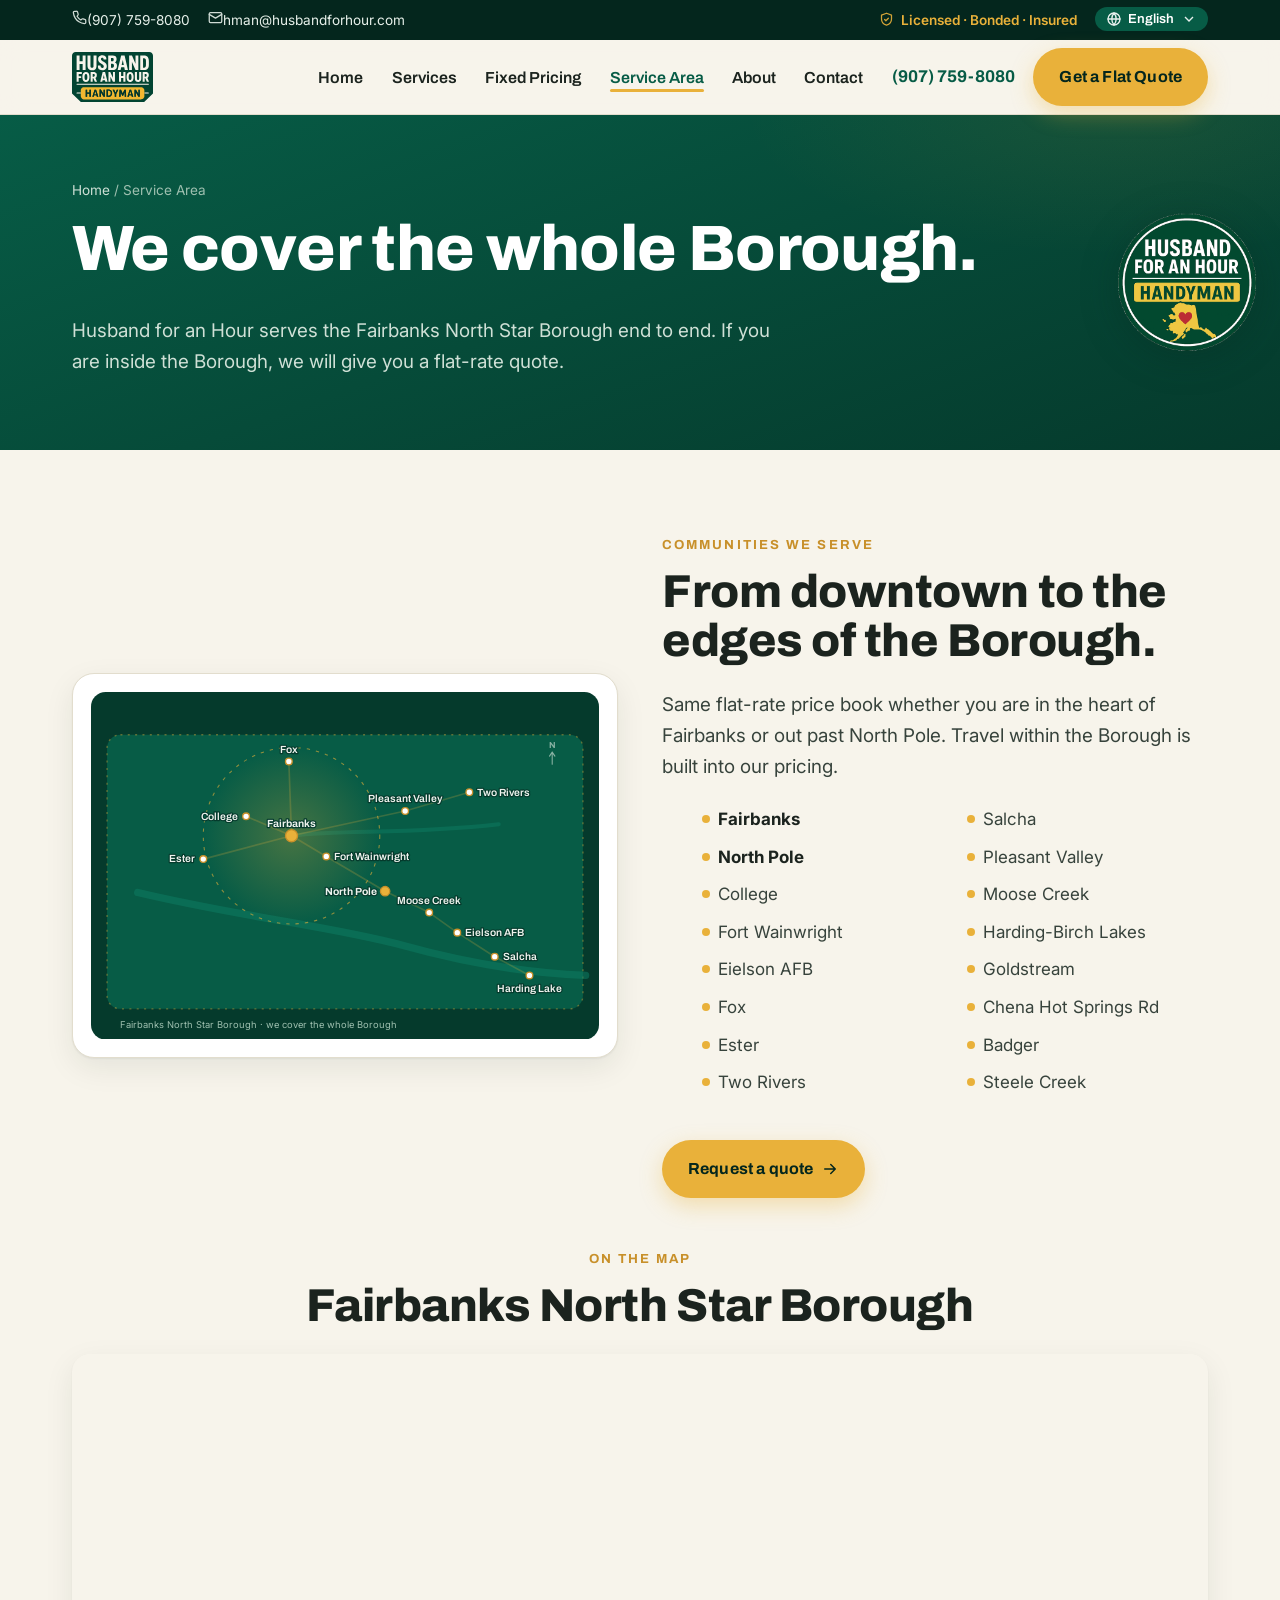
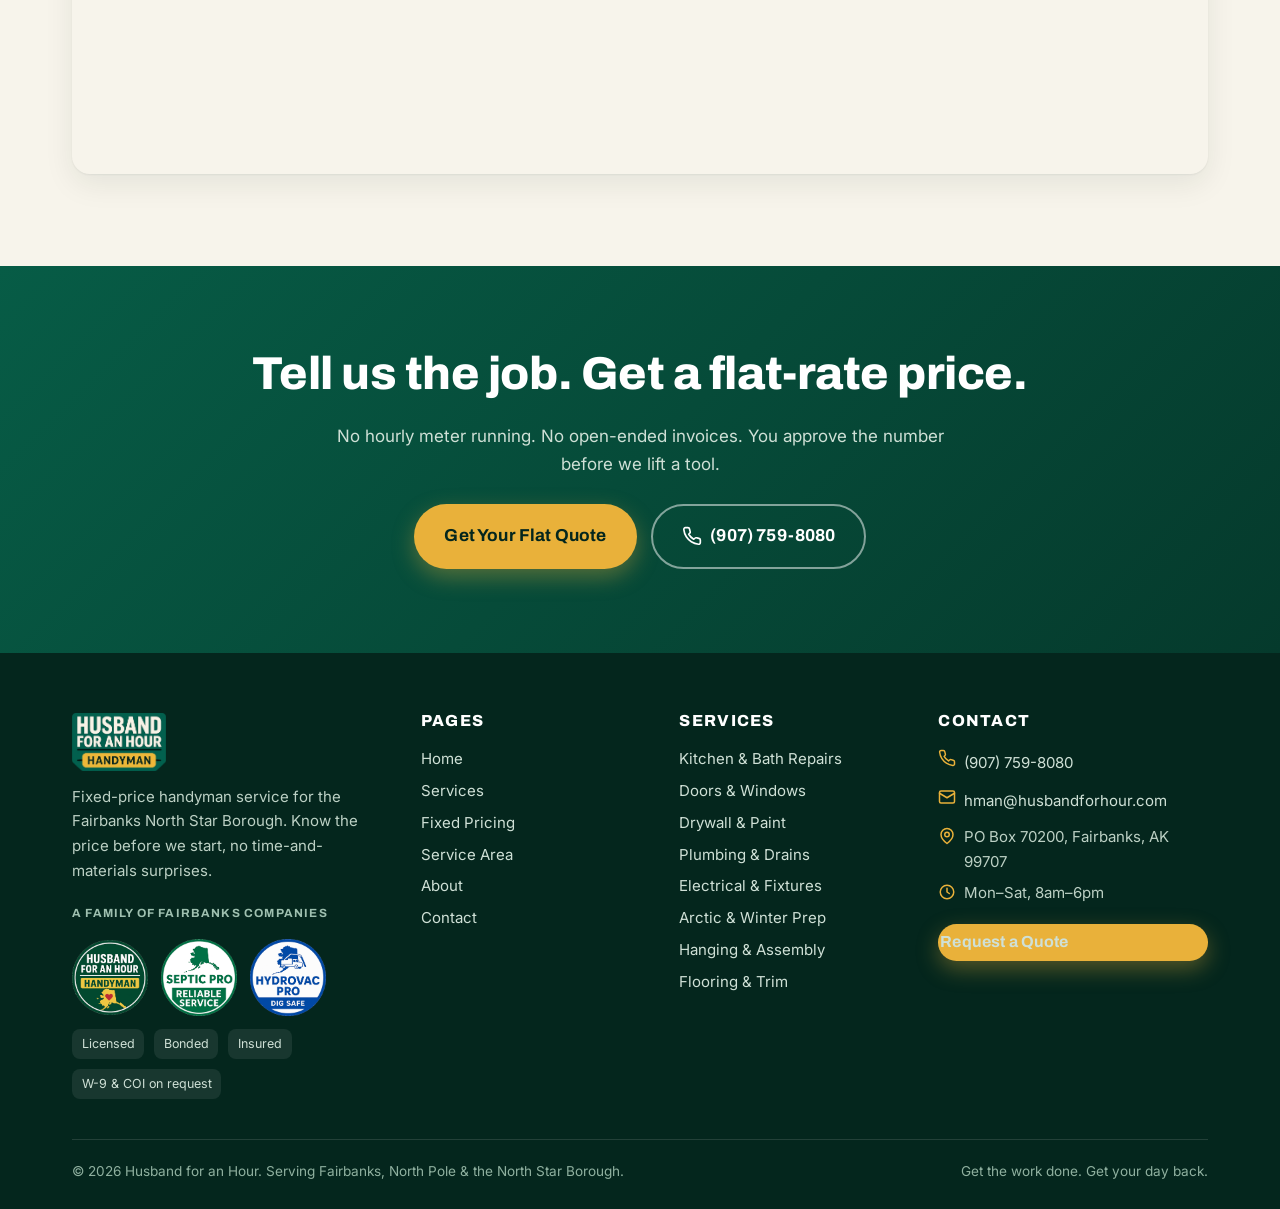
<file: service-area.html>
<!doctype html><html lang="en"><head>
<!-- Google tag (gtag.js) --><script async src="https://www.googletagmanager.com/gtag/js?id=AW-18004543811"></script><script>window.dataLayer=window.dataLayer||[];function gtag(){dataLayer.push(arguments);}gtag('js',new Date());gtag('config','AW-18004543811');</script><script>function gtag_report_conversion(url){var callback=function(){if(typeof(url)!='undefined'){window.location=url;}};gtag('event','conversion',{'send_to':'AW-18004543811/7Xt_CK-mx8gcEMOSnolD','value':1.0,'currency':'USD','event_callback':callback});return false;}</script>
<meta charset="utf-8"><meta name="viewport" content="width=device-width,initial-scale=1">
<title>Service Area: Fairbanks North Star Borough | Husband for an Hour</title>
<meta name="description" content="We serve the entire Fairbanks North Star Borough: Fairbanks, North Pole, Fox, Ester, Two Rivers, Salcha, Eielson AFB, Fort Wainwright and surrounding communities.">
<meta name="robots" content="index, follow, max-image-preview:large, max-snippet:-1, max-video-preview:-1">
<link rel="canonical" href="https://www.husbandforhour.com/service-area.html">
<meta name="theme-color" content="#075c46">
<meta name="author" content="Husband for an Hour">
<meta name="geo.region" content="US-AK"><meta name="geo.placename" content="Fairbanks, Alaska">
<meta name="geo.position" content="64.8378;-147.7164"><meta name="ICBM" content="64.8378, -147.7164">
<meta property="og:type" content="website"><meta property="og:site_name" content="Husband for an Hour">
<meta property="og:title" content="Service Area: Fairbanks North Star Borough | Husband for an Hour"><meta property="og:description" content="We serve the entire Fairbanks North Star Borough: Fairbanks, North Pole, Fox, Ester, Two Rivers, Salcha, Eielson AFB, Fort Wainwright and surrounding communities.">
<meta property="og:url" content="https://www.husbandforhour.com/service-area.html"><meta property="og:image" content="https://www.husbandforhour.com/assets/img/og-image.jpg">
<meta property="og:image:width" content="1200"><meta property="og:image:height" content="630">
<meta name="twitter:card" content="summary_large_image">
<meta name="twitter:title" content="Service Area: Fairbanks North Star Borough | Husband for an Hour"><meta name="twitter:description" content="We serve the entire Fairbanks North Star Borough: Fairbanks, North Pole, Fox, Ester, Two Rivers, Salcha, Eielson AFB, Fort Wainwright and surrounding communities.">
<meta name="twitter:image" content="https://www.husbandforhour.com/assets/img/og-image.jpg">
<link rel="icon" href="assets/img/favicon.ico" sizes="any">
<link rel="icon" type="image/png" href="assets/img/favicon-32.png" sizes="32x32">
<link rel="apple-touch-icon" href="assets/img/favicon-180.png">
<link rel="preconnect" href="https://fonts.googleapis.com"><link rel="preconnect" href="https://fonts.gstatic.com" crossorigin>
<link href="https://fonts.googleapis.com/css2?family=Archivo:wght@500;600;700;800;900&family=Inter:wght@400;500;600;700&display=swap" rel="stylesheet">
<link rel="stylesheet" href="assets/styles.css?v=24">
<script type="application/ld+json">{"@context": "https://schema.org", "@type": ["HomeAndConstructionBusiness", "HandymanService", "LocalBusiness"], "@id": "https://www.husbandforhour.com/#business", "name": "Husband for an Hour", "description": "Fixed-price handyman service in Fairbanks, Alaska. Flat-rate pricing from a published price book gives homeowners, realtors and property managers certainty on cost before work begins.", "url": "https://www.husbandforhour.com/", "telephone": "+19077598080", "email": "hman@husbandforhour.com", "image": "https://www.husbandforhour.com/assets/img/og-image.jpg", "logo": "https://www.husbandforhour.com/assets/img/logo.png", "priceRange": "$$", "currenciesAccepted": "USD", "paymentAccepted": "Cash, Check, Credit Card", "address": {"@type": "PostalAddress", "postOfficeBoxNumber": "70200", "addressLocality": "Fairbanks", "addressRegion": "AK", "postalCode": "99707", "addressCountry": "US"}, "geo": {"@type": "GeoCoordinates", "latitude": 64.8378, "longitude": -147.7164}, "areaServed": [{"@type": "AdministrativeArea", "name": "Fairbanks North Star Borough"}, {"@type": "City", "name": "Fairbanks"}, {"@type": "City", "name": "North Pole"}, {"@type": "City", "name": "Fox"}, {"@type": "City", "name": "Ester"}, {"@type": "City", "name": "Two Rivers"}, {"@type": "City", "name": "Salcha"}, {"@type": "City", "name": "Eielson AFB"}, {"@type": "City", "name": "Fort Wainwright"}, {"@type": "City", "name": "Pleasant Valley"}, {"@type": "City", "name": "Moose Creek"}], "serviceArea": {"@type": "GeoCircle", "geoMidpoint": {"@type": "GeoCoordinates", "latitude": 64.8378, "longitude": -147.7164}, "geoRadius": 48000}, "openingHoursSpecification": [{"@type": "OpeningHoursSpecification", "dayOfWeek": ["Monday", "Tuesday", "Wednesday", "Thursday", "Friday", "Saturday"], "opens": "08:00", "closes": "18:00"}], "knowsLanguage": ["en", "es", "ru", "ko", "tl", "zh-CN", "vi", "de", "fr", "ja", "ar", "hi"], "slogan": "Get the work done. Get your day back.", "hasOfferCatalog": {"@type": "OfferCatalog", "name": "Flat-Rate Handyman Price Book", "itemListElement": [{"@type": "Offer", "itemOffered": {"@type": "Service", "name": "Kitchen and bath repairs"}}, {"@type": "Offer", "itemOffered": {"@type": "Service", "name": "Plumbing and drain service"}}, {"@type": "Offer", "itemOffered": {"@type": "Service", "name": "Minor electrical and fixtures"}}, {"@type": "Offer", "itemOffered": {"@type": "Service", "name": "Drywall patch and paint"}}, {"@type": "Offer", "itemOffered": {"@type": "Service", "name": "Doors, windows and weatherization"}}, {"@type": "Offer", "itemOffered": {"@type": "Service", "name": "Flooring and trim repair"}}, {"@type": "Offer", "itemOffered": {"@type": "Service", "name": "Hanging and furniture assembly"}}, {"@type": "Offer", "itemOffered": {"@type": "Service", "name": "Arctic and winter weatherization"}}, {"@type": "Offer", "itemOffered": {"@type": "Service", "name": "Safety and accessibility installs"}}, {"@type": "Offer", "itemOffered": {"@type": "Service", "name": "Exterior, gutters and curb appeal"}}, {"@type": "Offer", "itemOffered": {"@type": "Service", "name": "Realtor punch lists"}}, {"@type": "Offer", "itemOffered": {"@type": "Service", "name": "Rental turnovers and property maintenance"}}]}, "sameAs": ["https://www.facebook.com/husbandforhour"]}</script><script type="application/ld+json">{"@context": "https://schema.org", "@type": "BreadcrumbList", "itemListElement": [{"@type": "ListItem", "position": 1, "name": "Home", "item": "https://www.husbandforhour.com/"}, {"@type": "ListItem", "position": 2, "name": "Service Area", "item": "https://www.husbandforhour.com/service-area.html"}]}</script>
</head><body><div class="util"><div class="wrap">
  <span class="u-item"><a href="tel:+19077598080" onclick="return gtag_report_conversion('tel:+19077598080');"><svg width="20" height="20" viewBox="0 0 24 24" fill="none" stroke="currentColor" stroke-width="2" stroke-linecap="round" stroke-linejoin="round"><path d="M22 16.9v3a2 2 0 0 1-2.2 2 19.8 19.8 0 0 1-8.6-3 19.5 19.5 0 0 1-6-6 19.8 19.8 0 0 1-3-8.6A2 2 0 0 1 4.1 2h3a2 2 0 0 1 2 1.7c.1 1 .4 1.9.7 2.8a2 2 0 0 1-.5 2.1L8.1 9.9a16 16 0 0 0 6 6l1.3-1.2a2 2 0 0 1 2.1-.5c.9.3 1.8.6 2.8.7a2 2 0 0 1 1.7 2z"/></svg>(907) 759-8080</a></span>
  <span class="u-item hide-sm"><a href="mailto:hman@husbandforhour.com"><svg width="20" height="20" viewBox="0 0 24 24" fill="none" stroke="currentColor" stroke-width="2" stroke-linecap="round" stroke-linejoin="round"><rect x="2" y="4" width="20" height="16" rx="2"/><path d="m22 7-10 6L2 7"/></svg>hman@husbandforhour.com</a></span>
  <span class="u-spacer"></span>
  <span class="u-item hide-sm u-badge"><svg width="20" height="20" viewBox="0 0 24 24" fill="none" stroke="currentColor" stroke-width="2" stroke-linecap="round" stroke-linejoin="round"><path d="M12 2 4 5v6c0 5 3.4 8.5 8 10 4.6-1.5 8-5 8-10V5z"/><path d="m9 12 2 2 4-4"/></svg>Licensed &middot; Bonded &middot; Insured</span>
  <span class="u-item notranslate" translate="no"><div class="lang"><button class="lang-btn" aria-label="Choose language"><svg width="20" height="20" viewBox="0 0 24 24" fill="none" stroke="currentColor" stroke-width="2" stroke-linecap="round" stroke-linejoin="round"><circle cx="12" cy="12" r="9"/><path d="M3 12h18M12 3a14 14 0 0 1 0 18 14 14 0 0 1 0-18z"/></svg><span class="lang-label">English</span><svg viewBox="0 0 24 24" width="14" height="14" fill="none" stroke="currentColor" stroke-width="2"><path d="m6 9 6 6 6-6"/></svg></button><div class="lang-panel"><input class="lang-search" type="text" placeholder="Search 80+ languages..." translate="no"><ul class="lang-list"></ul><div class="lang-credit">Translation by Google</div></div></div></span>
</div></div>
<header class="nav"><div class="wrap nav-inner">
  <a class="brand notranslate" href="index.html" translate="no" aria-label="Husband for an Hour home">
    <img src="assets/img/logo.svg" alt="Husband for an Hour handyman logo" width="860" height="531" loading="eager" fetchpriority="high" decoding="async"></a>
  <nav><ul class="nav-links"><li class="nav-lang-item notranslate" translate="no"><div class="lang nav-lang"><button class="lang-btn" aria-label="Choose language"><svg width="20" height="20" viewBox="0 0 24 24" fill="none" stroke="currentColor" stroke-width="2" stroke-linecap="round" stroke-linejoin="round"><circle cx="12" cy="12" r="9"/><path d="M3 12h18M12 3a14 14 0 0 1 0 18 14 14 0 0 1 0-18z"/></svg><span class="lang-label">English</span><svg viewBox="0 0 24 24" width="14" height="14" fill="none" stroke="currentColor" stroke-width="2"><path d="m6 9 6 6 6-6"/></svg></button><div class="lang-panel"><input class="lang-search" type="text" placeholder="Search 80+ languages..." translate="no"><ul class="lang-list"></ul><div class="lang-credit">Translation by Google</div></div></div></li><li><a href="index.html" class="">Home</a></li><li><a href="services.html" class="">Services</a></li><li><a href="pricing.html" class="">Fixed Pricing</a></li><li><a href="service-area.html" class="active">Service Area</a></li><li><a href="about.html" class="">About</a></li><li><a href="contact.html" class="">Contact</a></li></ul></nav>
  <a class="nav-phone" href="tel:+19077598080" onclick="return gtag_report_conversion('tel:+19077598080');">(907) 759-8080</a>
  <div class="nav-cta"><a class="btn btn-gold" href="contact.html">Get a Flat Quote</a></div>
  <button class="hamburger" aria-label="Menu"><svg width="20" height="20" viewBox="0 0 24 24" fill="none" stroke="currentColor" stroke-width="2" stroke-linecap="round" stroke-linejoin="round"><path d="M4 7h16M4 12h16M4 17h16"/></svg></button>
</div></header><section class="phero"><div class="wrap">
      <div class="crumbs"><a href="index.html">Home</a> / Service Area</div>
      <h1>We cover the whole Borough.</h1><p class="lead">Husband for an Hour serves the Fairbanks North Star Borough end to end. If you are inside the Borough, we will give you a flat-rate quote.</p><div class="seal "><img src="assets/img/badge.png" alt="Husband for an Hour Alaska handyman badge" width="104" height="103" decoding="async" loading="lazy"></div></div></section>
<section class="sec"><div class="wrap">
  <div class="area-grid">
    <div class="reveal"><div class="map-card">
    <svg viewBox="0 0 760 520" role="img" aria-label="Service area map of the Fairbanks North Star Borough showing Fairbanks, North Pole, Fort Wainwright, Eielson AFB and surrounding communities">
      <defs><radialGradient id="rg" cx="50%" cy="50%" r="50%">
        <stop offset="0%" stop-color="rgba(233,177,58,.28)"/><stop offset="100%" stop-color="rgba(233,177,58,0)"/></radialGradient></defs>
      <rect x="0" y="0" width="760" height="520" rx="22" fill="#053a2c"/>
      <path d="M44 64 H716 a20 20 0 0 1 20 20 V454 a20 20 0 0 1 -20 20 H44 a20 20 0 0 1 -20 -20 V84 a20 20 0 0 1 20 -20 Z"
        fill="#075c46" stroke="rgba(233,177,58,.4)" stroke-width="2" stroke-dasharray="3 8"/>
      <!-- rivers: Tanana (south) + Chena (through Fairbanks) -->
      <path d="M70 300 C 230 338, 360 350, 470 380 C 560 405, 650 420, 740 424" fill="none" stroke="#0e7d63" stroke-width="11" stroke-linecap="round" opacity=".55"/>
      <path d="M610 198 C 470 214, 380 205, 300 215" fill="none" stroke="#0e7d63" stroke-width="6" stroke-linecap="round" opacity=".5"/>
      <!-- highway corridors out of the Fairbanks hub -->
      <g fill="none" stroke="var(--gold)" stroke-width="2.5" stroke-linecap="round" stroke-linejoin="round" opacity=".22">
        <polyline points="300,215 296,104"/>
        <polyline points="300,215 470,178 566,150"/>
        <polyline points="300,215 352,246 440,298 506,330 548,360 604,396 656,424"/>
        <polyline points="300,215 232,186"/>
        <polyline points="300,215 168,250"/>
      </g>
      <!-- core service radius around Fairbanks -->
      <circle cx="300" cy="215" r="132" fill="url(#rg)"/>
      <circle cx="300" cy="215" r="132" fill="none" stroke="var(--gold)" stroke-width="1.6" stroke-dasharray="5 9" opacity=".6"/>
      <circle cx="300" cy="215" r="9" fill="var(--gold)" stroke="var(--gold-d)" stroke-width="2"/><text x="300" y="202" text-anchor="middle" font-size="15.5" font-weight="700" fill="#eef3ee" font-family="Archivo,sans-serif" style="paint-order:stroke;stroke:#053a2c;stroke-width:3.5px;stroke-linejoin:round">Fairbanks</text><circle cx="352" cy="246" r="5" fill="#ffffff" stroke="var(--gold-d)" stroke-width="2"/><text x="364" y="251" text-anchor="start" font-size="15.5" font-weight="600" fill="#eef3ee" font-family="Archivo,sans-serif" style="paint-order:stroke;stroke:#053a2c;stroke-width:3.5px;stroke-linejoin:round">Fort Wainwright</text><circle cx="232" cy="186" r="5" fill="#ffffff" stroke="var(--gold-d)" stroke-width="2"/><text x="220" y="191" text-anchor="end" font-size="15.5" font-weight="600" fill="#eef3ee" font-family="Archivo,sans-serif" style="paint-order:stroke;stroke:#053a2c;stroke-width:3.5px;stroke-linejoin:round">College</text><circle cx="168" cy="250" r="5" fill="#ffffff" stroke="var(--gold-d)" stroke-width="2"/><text x="156" y="255" text-anchor="end" font-size="15.5" font-weight="600" fill="#eef3ee" font-family="Archivo,sans-serif" style="paint-order:stroke;stroke:#053a2c;stroke-width:3.5px;stroke-linejoin:round">Ester</text><circle cx="296" cy="104" r="5" fill="#ffffff" stroke="var(--gold-d)" stroke-width="2"/><text x="296" y="91" text-anchor="middle" font-size="15.5" font-weight="600" fill="#eef3ee" font-family="Archivo,sans-serif" style="paint-order:stroke;stroke:#053a2c;stroke-width:3.5px;stroke-linejoin:round">Fox</text><circle cx="470" cy="178" r="5" fill="#ffffff" stroke="var(--gold-d)" stroke-width="2"/><text x="470" y="165" text-anchor="middle" font-size="15.5" font-weight="600" fill="#eef3ee" font-family="Archivo,sans-serif" style="paint-order:stroke;stroke:#053a2c;stroke-width:3.5px;stroke-linejoin:round">Pleasant Valley</text><circle cx="566" cy="150" r="5" fill="#ffffff" stroke="var(--gold-d)" stroke-width="2"/><text x="578" y="155" text-anchor="start" font-size="15.5" font-weight="600" fill="#eef3ee" font-family="Archivo,sans-serif" style="paint-order:stroke;stroke:#053a2c;stroke-width:3.5px;stroke-linejoin:round">Two Rivers</text><circle cx="440" cy="298" r="7" fill="var(--gold)" stroke="var(--gold-d)" stroke-width="2"/><text x="428" y="303" text-anchor="end" font-size="15.5" font-weight="700" fill="#eef3ee" font-family="Archivo,sans-serif" style="paint-order:stroke;stroke:#053a2c;stroke-width:3.5px;stroke-linejoin:round">North Pole</text><circle cx="506" cy="330" r="5" fill="#ffffff" stroke="var(--gold-d)" stroke-width="2"/><text x="506" y="317" text-anchor="middle" font-size="15.5" font-weight="600" fill="#eef3ee" font-family="Archivo,sans-serif" style="paint-order:stroke;stroke:#053a2c;stroke-width:3.5px;stroke-linejoin:round">Moose Creek</text><circle cx="548" cy="360" r="5" fill="#ffffff" stroke="var(--gold-d)" stroke-width="2"/><text x="560" y="365" text-anchor="start" font-size="15.5" font-weight="600" fill="#eef3ee" font-family="Archivo,sans-serif" style="paint-order:stroke;stroke:#053a2c;stroke-width:3.5px;stroke-linejoin:round">Eielson AFB</text><circle cx="604" cy="396" r="5" fill="#ffffff" stroke="var(--gold-d)" stroke-width="2"/><text x="616" y="401" text-anchor="start" font-size="15.5" font-weight="600" fill="#eef3ee" font-family="Archivo,sans-serif" style="paint-order:stroke;stroke:#053a2c;stroke-width:3.5px;stroke-linejoin:round">Salcha</text><circle cx="656" cy="424" r="5" fill="#ffffff" stroke="var(--gold-d)" stroke-width="2"/><text x="656" y="449" text-anchor="middle" font-size="15.5" font-weight="600" fill="#eef3ee" font-family="Archivo,sans-serif" style="paint-order:stroke;stroke:#053a2c;stroke-width:3.5px;stroke-linejoin:round">Harding Lake</text>
      <!-- compass -->
      <g opacity=".65"><text x="690" y="84" text-anchor="middle" font-size="13" font-weight="700" fill="#cfe0d6" font-family="Archivo,sans-serif">N</text>
        <path d="M690 90 L690 108 M686 96 L690 90 L694 96" stroke="#cfe0d6" stroke-width="1.6" fill="none" stroke-linecap="round" stroke-linejoin="round"/></g>
      <text x="44" y="502" font-size="14" fill="#9fc0b0" font-family="Inter,sans-serif">Fairbanks North Star Borough &middot; we cover the whole Borough</text>
    </svg></div></div>
    <div class="reveal"><p class="eyebrow">Communities we serve</p><h2>From downtown to the edges of the Borough.</h2>
    <p class="lead">Same flat-rate price book whether you are in the heart of Fairbanks or out past North Pole. Travel within the Borough is built into our pricing.</p>
    <ul class="area-list" style="margin-top:18px"><li class="core">Fairbanks</li><li class="core">North Pole</li><li class="">College</li><li class="">Fort Wainwright</li><li class="">Eielson AFB</li><li class="">Fox</li><li class="">Ester</li><li class="">Two Rivers</li><li class="">Salcha</li><li class="">Pleasant Valley</li><li class="">Moose Creek</li><li class="">Harding-Birch Lakes</li><li class="">Goldstream</li><li class="">Chena Hot Springs Rd</li><li class="">Badger</li><li class="">Steele Creek</li></ul>
    <a class="btn btn-gold" style="margin-top:22px" href="contact.html">Request a quote <svg width="20" height="20" viewBox="0 0 24 24" fill="none" stroke="currentColor" stroke-width="2" stroke-linecap="round" stroke-linejoin="round"><path d="M5 12h14M13 6l6 6-6 6"/></svg></a></div>
  </div>
  <div class="reveal" style="margin-top:50px">
    <div class="center"><p class="eyebrow">On the map</p><h2>Fairbanks North Star Borough</h2></div>
    <div style="margin-top:22px"><iframe title="Fairbanks North Star Borough map" loading="lazy" style="width:100%;height:420px;border:0;border-radius:18px;box-shadow:var(--shadow)" referrerpolicy="no-referrer-when-downgrade" src="https://www.google.com/maps?q=Fairbanks+North+Star+Borough,+Alaska&z=8&output=embed"></iframe></div>
  </div>
</div></section>
<section class="sec cta"><div class="wrap reveal">
      <h2>Tell us the job. Get a flat-rate price.</h2>
      <p>No hourly meter running. No open-ended invoices. You approve the number before we lift a tool.</p>
      <div class="hero-cta"><a class="btn btn-gold btn-lg" href="contact.html">Get Your Flat Quote</a>
      <a class="btn btn-outline-light btn-lg" href="tel:+19077598080" onclick="return gtag_report_conversion('tel:+19077598080');"><svg width="20" height="20" viewBox="0 0 24 24" fill="none" stroke="currentColor" stroke-width="2" stroke-linecap="round" stroke-linejoin="round"><path d="M22 16.9v3a2 2 0 0 1-2.2 2 19.8 19.8 0 0 1-8.6-3 19.5 19.5 0 0 1-6-6 19.8 19.8 0 0 1-3-8.6A2 2 0 0 1 4.1 2h3a2 2 0 0 1 2 1.7c.1 1 .4 1.9.7 2.8a2 2 0 0 1-.5 2.1L8.1 9.9a16 16 0 0 0 6 6l1.3-1.2a2 2 0 0 1 2.1-.5c.9.3 1.8.6 2.8.7a2 2 0 0 1 1.7 2z"/></svg>(907) 759-8080</a></div>
    </div></section>
<footer class="ft"><div class="wrap">
  <div class="ft-grid">
    <div>
      <img class="flogo" src="assets/img/logo.png" alt="Husband for an Hour" width="860" height="531" decoding="async" loading="lazy">
      <p>Fixed-price handyman service for the Fairbanks North Star Borough. Know the price before we start, no time-and-materials surprises.</p>
      <div class="ft-family">
        <span class="ft-family-label">A family of Fairbanks companies</span>
        <div class="ft-family-logos">
          <img src="assets/img/badge.png" alt="Husband for an Hour, Fairbanks handyman" width="454" height="449" decoding="async" loading="lazy">
          <a href="https://septicproak.com" target="_blank" rel="noopener" aria-label="Septic Pro (opens in a new tab)"><img src="assets/img/septic-pro-badge.png" alt="Septic Pro, Fairbanks septic service" width="454" height="458" decoding="async" loading="lazy"></a>
          <a href="https://www.hydrovacpro.com" target="_blank" rel="noopener" aria-label="Hydrovac Pro (opens in a new tab)"><img src="assets/img/hydrovac-pro-badge.png" alt="Hydrovac Pro, Fairbanks hydro-excavation" width="454" height="458" decoding="async" loading="lazy"></a>
        </div>
      </div>
      <div class="ft-badges"><span>Licensed</span><span>Bonded</span><span>Insured</span><span>W-9 &amp; COI on request</span></div>
    </div>
    <div><h4>Pages</h4><a href="index.html">Home</a><a href="services.html">Services</a><a href="pricing.html">Fixed Pricing</a><a href="service-area.html">Service Area</a><a href="about.html">About</a><a href="contact.html">Contact</a></div>
    <div><h4>Services</h4><a href="services.html">Kitchen &amp; Bath Repairs</a><a href="services.html">Doors &amp; Windows</a><a href="services.html">Drywall &amp; Paint</a><a href="services.html">Plumbing &amp; Drains</a><a href="services.html">Electrical &amp; Fixtures</a><a href="services.html">Arctic &amp; Winter Prep</a><a href="services.html">Hanging &amp; Assembly</a><a href="services.html">Flooring &amp; Trim</a></div>
    <div class="ft-contact"><h4>Contact</h4>
      <div><svg width="20" height="20" viewBox="0 0 24 24" fill="none" stroke="currentColor" stroke-width="2" stroke-linecap="round" stroke-linejoin="round"><path d="M22 16.9v3a2 2 0 0 1-2.2 2 19.8 19.8 0 0 1-8.6-3 19.5 19.5 0 0 1-6-6 19.8 19.8 0 0 1-3-8.6A2 2 0 0 1 4.1 2h3a2 2 0 0 1 2 1.7c.1 1 .4 1.9.7 2.8a2 2 0 0 1-.5 2.1L8.1 9.9a16 16 0 0 0 6 6l1.3-1.2a2 2 0 0 1 2.1-.5c.9.3 1.8.6 2.8.7a2 2 0 0 1 1.7 2z"/></svg><a href="tel:+19077598080" onclick="return gtag_report_conversion('tel:+19077598080');">(907) 759-8080</a></div>
      <div><svg width="20" height="20" viewBox="0 0 24 24" fill="none" stroke="currentColor" stroke-width="2" stroke-linecap="round" stroke-linejoin="round"><rect x="2" y="4" width="20" height="16" rx="2"/><path d="m22 7-10 6L2 7"/></svg><a href="mailto:hman@husbandforhour.com">hman@husbandforhour.com</a></div>
      <div><svg width="20" height="20" viewBox="0 0 24 24" fill="none" stroke="currentColor" stroke-width="2" stroke-linecap="round" stroke-linejoin="round"><path d="M20 10c0 6-8 12-8 12s-8-6-8-12a8 8 0 0 1 16 0z"/><circle cx="12" cy="10" r="3"/></svg><span>PO Box 70200, Fairbanks, AK 99707</span></div>
      <div><svg width="20" height="20" viewBox="0 0 24 24" fill="none" stroke="currentColor" stroke-width="2" stroke-linecap="round" stroke-linejoin="round"><circle cx="12" cy="12" r="9"/><path d="M12 7v5l3 2"/></svg><span>Mon&ndash;Sat, 8am&ndash;6pm</span></div>
      <a class="btn btn-gold" style="margin-top:14px" href="contact.html">Request a Quote</a>
    </div>
  </div>
  <div class="ft-bottom">
    <span>&copy; 2026 Husband for an Hour. Serving Fairbanks, North Pole &amp; the North Star Borough.</span>
    <span>Get the work done. Get your day back.</span>
  </div>
</div></footer>
<div class="mobile-bar">
  <a class="mb-call" href="tel:+19077598080" onclick="return gtag_report_conversion('tel:+19077598080');"><svg width="20" height="20" viewBox="0 0 24 24" fill="none" stroke="currentColor" stroke-width="2" stroke-linecap="round" stroke-linejoin="round"><path d="M22 16.9v3a2 2 0 0 1-2.2 2 19.8 19.8 0 0 1-8.6-3 19.5 19.5 0 0 1-6-6 19.8 19.8 0 0 1-3-8.6A2 2 0 0 1 4.1 2h3a2 2 0 0 1 2 1.7c.1 1 .4 1.9.7 2.8a2 2 0 0 1-.5 2.1L8.1 9.9a16 16 0 0 0 6 6l1.3-1.2a2 2 0 0 1 2.1-.5c.9.3 1.8.6 2.8.7a2 2 0 0 1 1.7 2z"/></svg>Call Now</a>
  <a class="mb-quote" href="contact.html"><svg width="20" height="20" viewBox="0 0 24 24" fill="none" stroke="currentColor" stroke-width="2" stroke-linecap="round" stroke-linejoin="round"><path d="M21 12a8 8 0 0 1-11.6 7.1L3 21l1.9-6.4A8 8 0 1 1 21 12z"/></svg>Get a Quote</a>
</div>
<div id="google_translate_element"></div>
<script src="assets/app.js?v=24"></script></body></html>
</file>
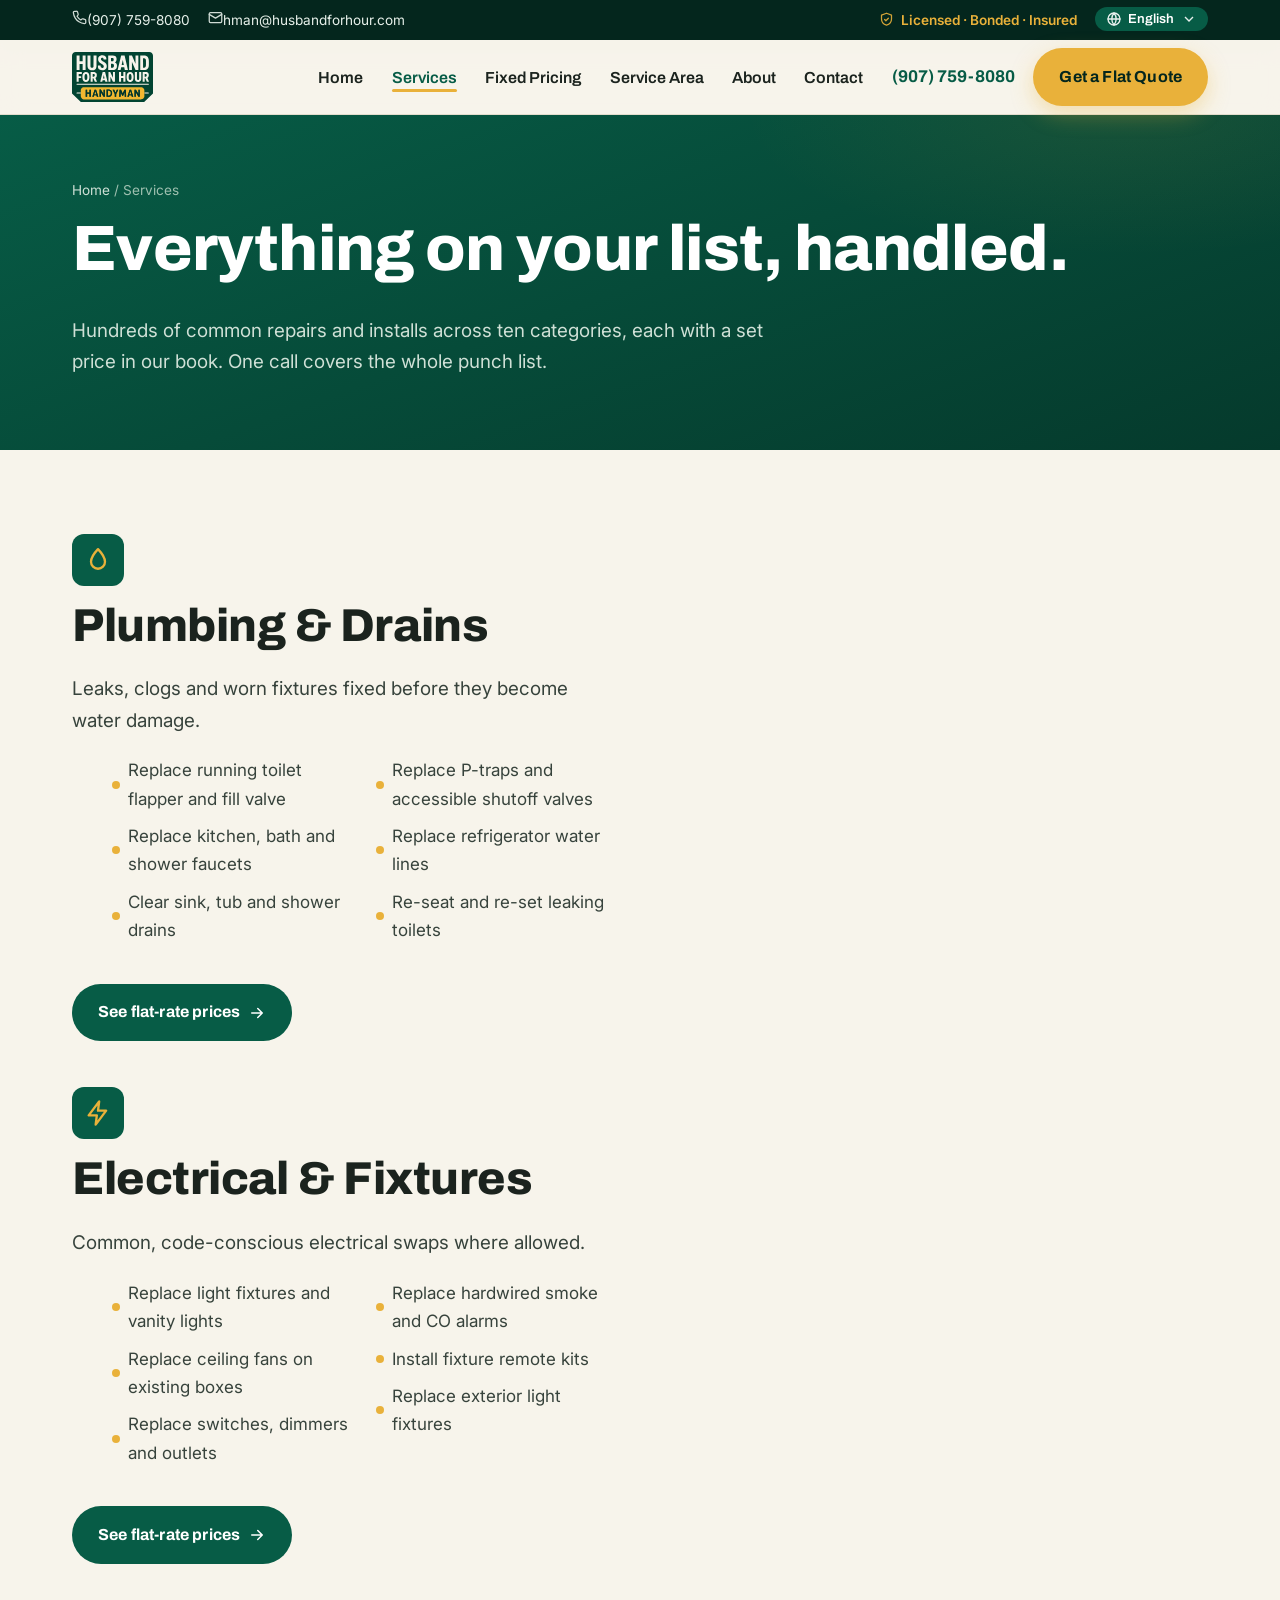
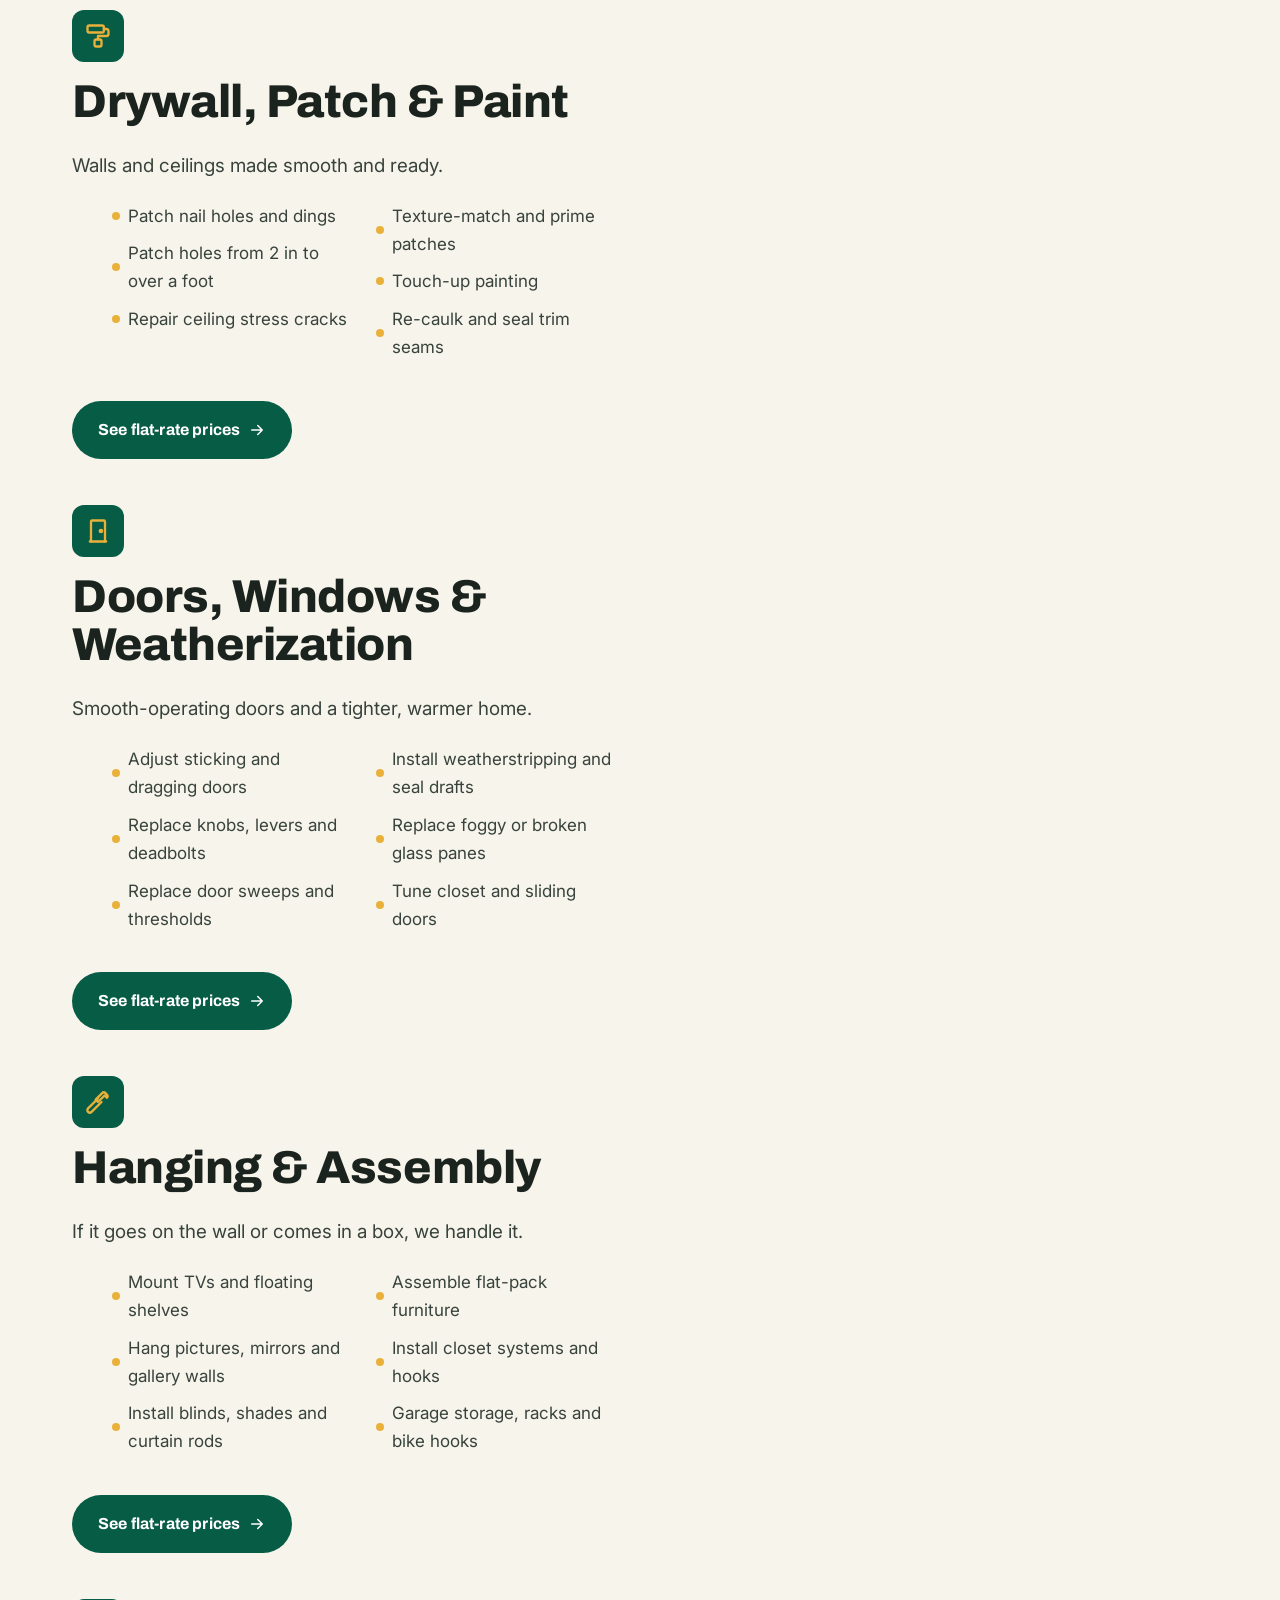
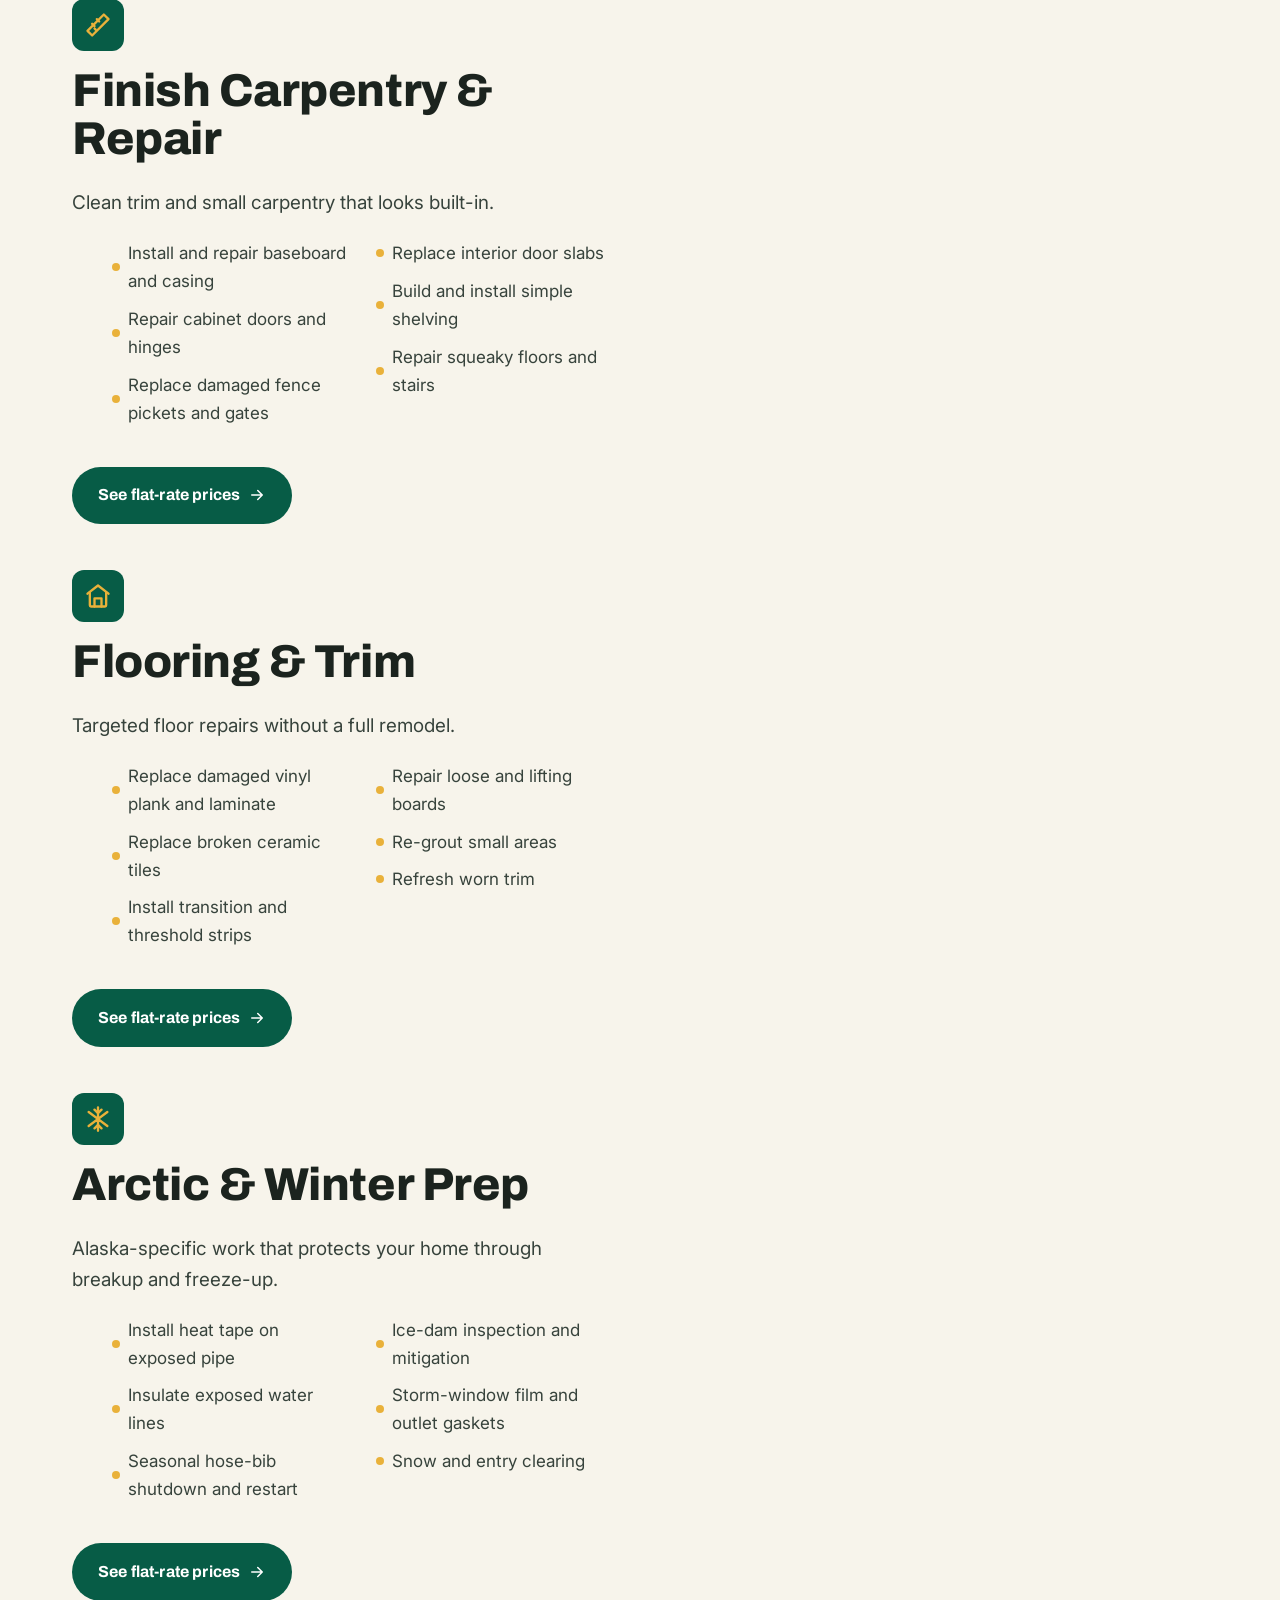
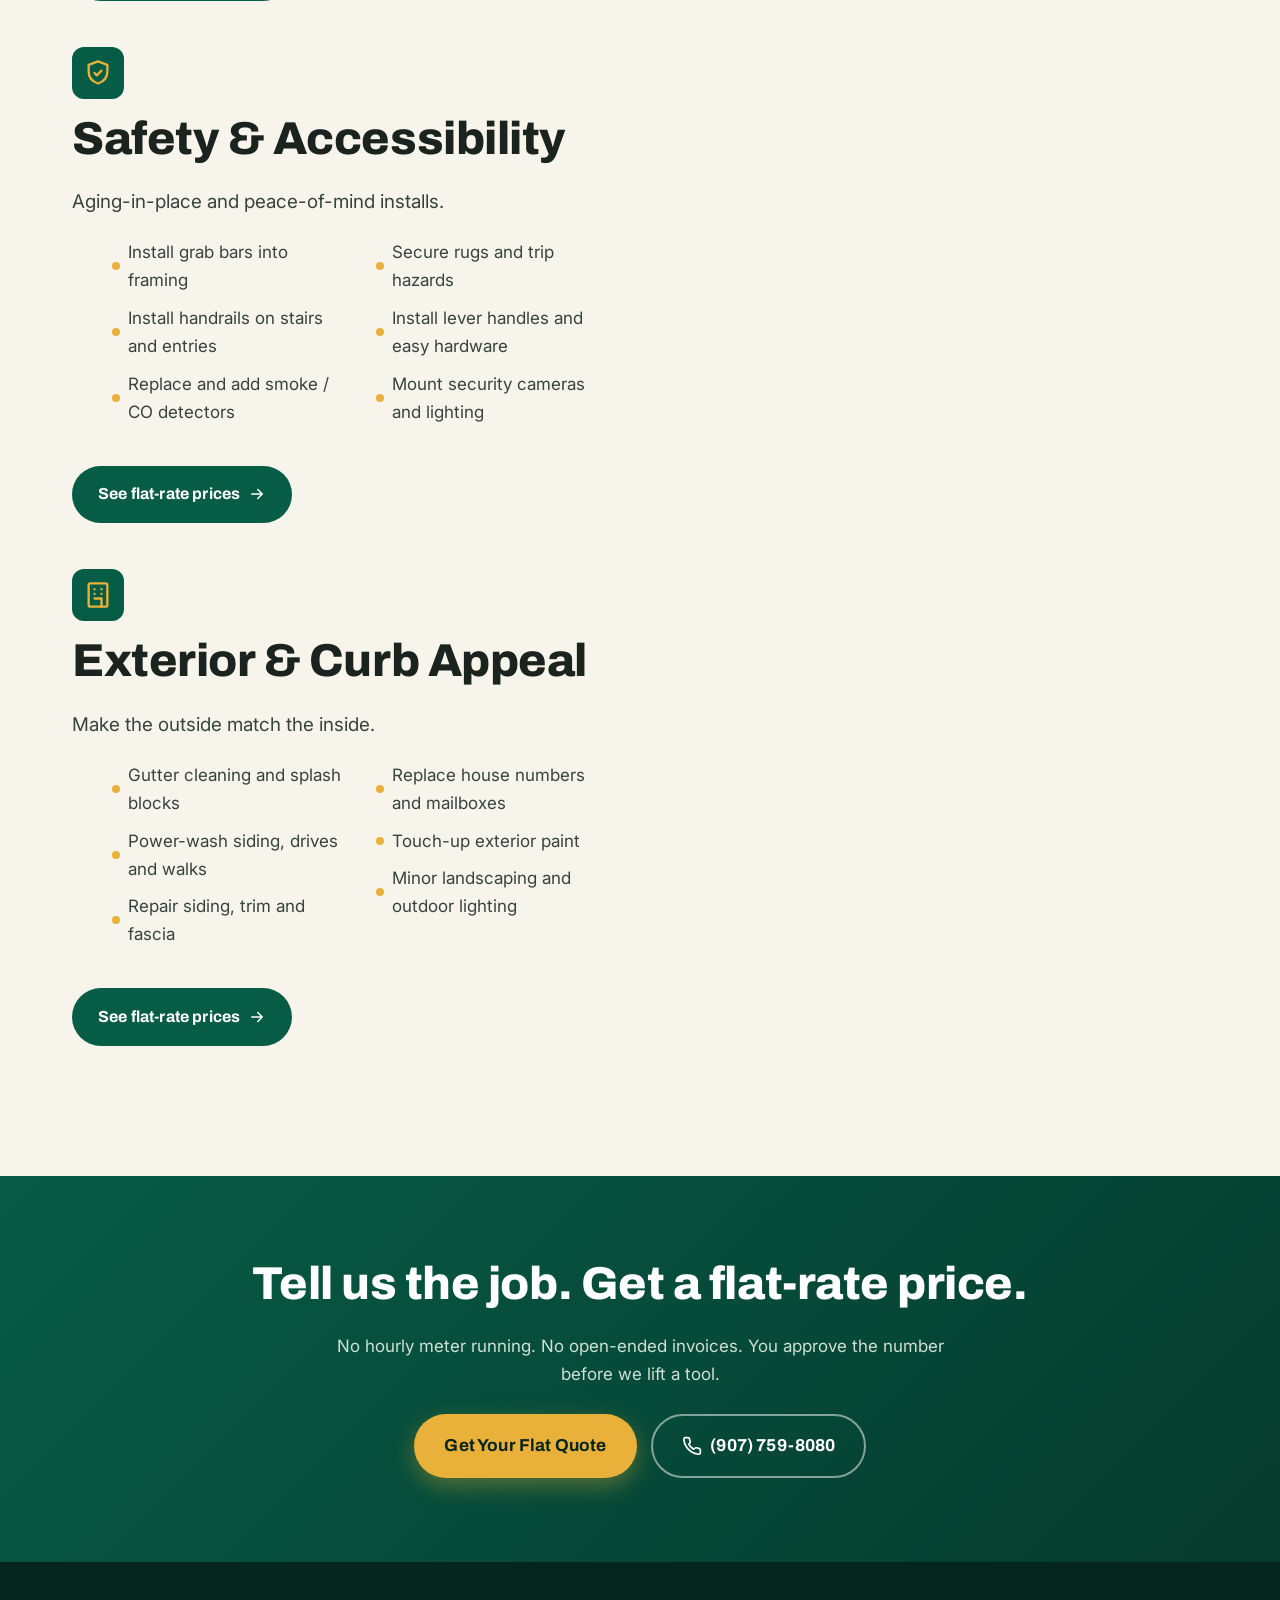
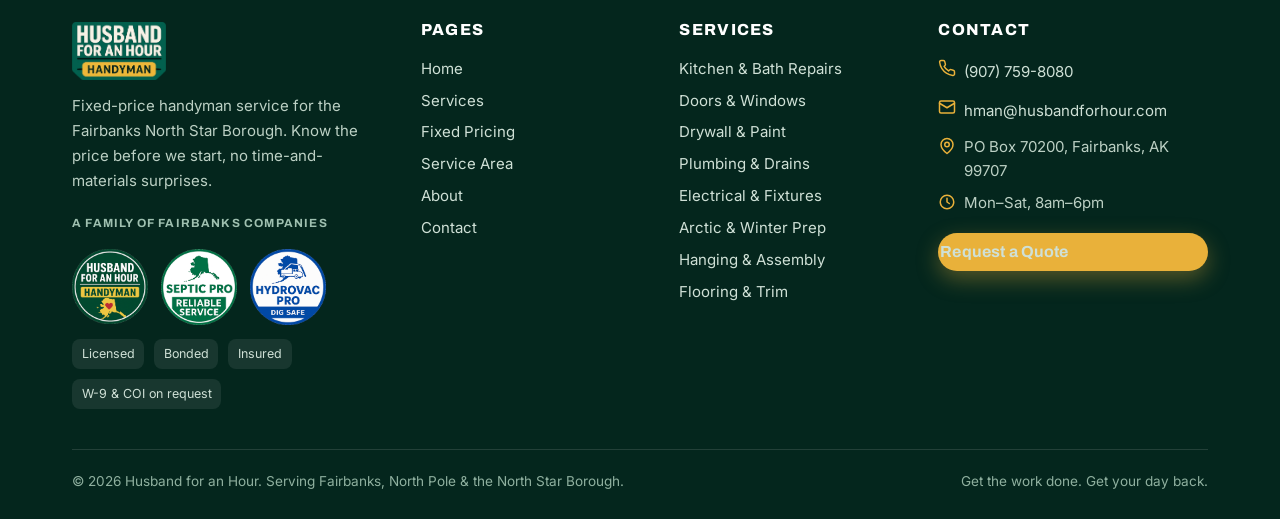
<file: services.html>
<!doctype html><html lang="en"><head>
<!-- Google tag (gtag.js) --><script async src="https://www.googletagmanager.com/gtag/js?id=AW-18004543811"></script><script>window.dataLayer=window.dataLayer||[];function gtag(){dataLayer.push(arguments);}gtag('js',new Date());gtag('config','AW-18004543811');</script><script>function gtag_report_conversion(url){var callback=function(){if(typeof(url)!='undefined'){window.location=url;}};gtag('event','conversion',{'send_to':'AW-18004543811/7Xt_CK-mx8gcEMOSnolD','value':1.0,'currency':'USD','event_callback':callback});return false;}</script>
<meta charset="utf-8"><meta name="viewport" content="width=device-width,initial-scale=1">
<title>Handyman Services in Fairbanks &amp; North Pole | Husband for an Hour</title>
<meta name="description" content="Plumbing, electrical, drywall, doors, carpentry, flooring, arctic winter prep and more. Hundreds of flat-rate handyman services across the Fairbanks North Star Borough.">
<meta name="robots" content="index, follow, max-image-preview:large, max-snippet:-1, max-video-preview:-1">
<link rel="canonical" href="https://www.husbandforhour.com/services.html">
<meta name="theme-color" content="#075c46">
<meta name="author" content="Husband for an Hour">
<meta name="geo.region" content="US-AK"><meta name="geo.placename" content="Fairbanks, Alaska">
<meta name="geo.position" content="64.8378;-147.7164"><meta name="ICBM" content="64.8378, -147.7164">
<meta property="og:type" content="website"><meta property="og:site_name" content="Husband for an Hour">
<meta property="og:title" content="Handyman Services in Fairbanks &amp; North Pole | Husband for an Hour"><meta property="og:description" content="Plumbing, electrical, drywall, doors, carpentry, flooring, arctic winter prep and more. Hundreds of flat-rate handyman services across the Fairbanks North Star Borough.">
<meta property="og:url" content="https://www.husbandforhour.com/services.html"><meta property="og:image" content="https://www.husbandforhour.com/assets/img/og-image.jpg">
<meta property="og:image:width" content="1200"><meta property="og:image:height" content="630">
<meta name="twitter:card" content="summary_large_image">
<meta name="twitter:title" content="Handyman Services in Fairbanks &amp; North Pole | Husband for an Hour"><meta name="twitter:description" content="Plumbing, electrical, drywall, doors, carpentry, flooring, arctic winter prep and more. Hundreds of flat-rate handyman services across the Fairbanks North Star Borough.">
<meta name="twitter:image" content="https://www.husbandforhour.com/assets/img/og-image.jpg">
<link rel="icon" href="assets/img/favicon.ico" sizes="any">
<link rel="icon" type="image/png" href="assets/img/favicon-32.png" sizes="32x32">
<link rel="apple-touch-icon" href="assets/img/favicon-180.png">
<link rel="preconnect" href="https://fonts.googleapis.com"><link rel="preconnect" href="https://fonts.gstatic.com" crossorigin>
<link href="https://fonts.googleapis.com/css2?family=Archivo:wght@500;600;700;800;900&family=Inter:wght@400;500;600;700&display=swap" rel="stylesheet">
<link rel="stylesheet" href="assets/styles.css?v=24">
<script type="application/ld+json">{"@context": "https://schema.org", "@type": ["HomeAndConstructionBusiness", "HandymanService", "LocalBusiness"], "@id": "https://www.husbandforhour.com/#business", "name": "Husband for an Hour", "description": "Fixed-price handyman service in Fairbanks, Alaska. Flat-rate pricing from a published price book gives homeowners, realtors and property managers certainty on cost before work begins.", "url": "https://www.husbandforhour.com/", "telephone": "+19077598080", "email": "hman@husbandforhour.com", "image": "https://www.husbandforhour.com/assets/img/og-image.jpg", "logo": "https://www.husbandforhour.com/assets/img/logo.png", "priceRange": "$$", "currenciesAccepted": "USD", "paymentAccepted": "Cash, Check, Credit Card", "address": {"@type": "PostalAddress", "postOfficeBoxNumber": "70200", "addressLocality": "Fairbanks", "addressRegion": "AK", "postalCode": "99707", "addressCountry": "US"}, "geo": {"@type": "GeoCoordinates", "latitude": 64.8378, "longitude": -147.7164}, "areaServed": [{"@type": "AdministrativeArea", "name": "Fairbanks North Star Borough"}, {"@type": "City", "name": "Fairbanks"}, {"@type": "City", "name": "North Pole"}, {"@type": "City", "name": "Fox"}, {"@type": "City", "name": "Ester"}, {"@type": "City", "name": "Two Rivers"}, {"@type": "City", "name": "Salcha"}, {"@type": "City", "name": "Eielson AFB"}, {"@type": "City", "name": "Fort Wainwright"}, {"@type": "City", "name": "Pleasant Valley"}, {"@type": "City", "name": "Moose Creek"}], "serviceArea": {"@type": "GeoCircle", "geoMidpoint": {"@type": "GeoCoordinates", "latitude": 64.8378, "longitude": -147.7164}, "geoRadius": 48000}, "openingHoursSpecification": [{"@type": "OpeningHoursSpecification", "dayOfWeek": ["Monday", "Tuesday", "Wednesday", "Thursday", "Friday", "Saturday"], "opens": "08:00", "closes": "18:00"}], "knowsLanguage": ["en", "es", "ru", "ko", "tl", "zh-CN", "vi", "de", "fr", "ja", "ar", "hi"], "slogan": "Get the work done. Get your day back.", "hasOfferCatalog": {"@type": "OfferCatalog", "name": "Flat-Rate Handyman Price Book", "itemListElement": [{"@type": "Offer", "itemOffered": {"@type": "Service", "name": "Kitchen and bath repairs"}}, {"@type": "Offer", "itemOffered": {"@type": "Service", "name": "Plumbing and drain service"}}, {"@type": "Offer", "itemOffered": {"@type": "Service", "name": "Minor electrical and fixtures"}}, {"@type": "Offer", "itemOffered": {"@type": "Service", "name": "Drywall patch and paint"}}, {"@type": "Offer", "itemOffered": {"@type": "Service", "name": "Doors, windows and weatherization"}}, {"@type": "Offer", "itemOffered": {"@type": "Service", "name": "Flooring and trim repair"}}, {"@type": "Offer", "itemOffered": {"@type": "Service", "name": "Hanging and furniture assembly"}}, {"@type": "Offer", "itemOffered": {"@type": "Service", "name": "Arctic and winter weatherization"}}, {"@type": "Offer", "itemOffered": {"@type": "Service", "name": "Safety and accessibility installs"}}, {"@type": "Offer", "itemOffered": {"@type": "Service", "name": "Exterior, gutters and curb appeal"}}, {"@type": "Offer", "itemOffered": {"@type": "Service", "name": "Realtor punch lists"}}, {"@type": "Offer", "itemOffered": {"@type": "Service", "name": "Rental turnovers and property maintenance"}}]}, "sameAs": ["https://www.facebook.com/husbandforhour"]}</script><script type="application/ld+json">{"@context": "https://schema.org", "@type": "BreadcrumbList", "itemListElement": [{"@type": "ListItem", "position": 1, "name": "Home", "item": "https://www.husbandforhour.com/"}, {"@type": "ListItem", "position": 2, "name": "Services", "item": "https://www.husbandforhour.com/services.html"}]}</script><script type="application/ld+json">{"@context": "https://schema.org", "@type": "ItemList", "itemListElement": [{"@type": "ListItem", "position": 1, "item": {"@type": "Service", "name": "Plumbing & Drains", "provider": {"@id": "https://www.husbandforhour.com/#business"}, "areaServed": "Fairbanks North Star Borough"}}, {"@type": "ListItem", "position": 2, "item": {"@type": "Service", "name": "Electrical & Fixtures", "provider": {"@id": "https://www.husbandforhour.com/#business"}, "areaServed": "Fairbanks North Star Borough"}}, {"@type": "ListItem", "position": 3, "item": {"@type": "Service", "name": "Drywall, Patch & Paint", "provider": {"@id": "https://www.husbandforhour.com/#business"}, "areaServed": "Fairbanks North Star Borough"}}, {"@type": "ListItem", "position": 4, "item": {"@type": "Service", "name": "Doors, Windows & Weatherization", "provider": {"@id": "https://www.husbandforhour.com/#business"}, "areaServed": "Fairbanks North Star Borough"}}, {"@type": "ListItem", "position": 5, "item": {"@type": "Service", "name": "Hanging & Assembly", "provider": {"@id": "https://www.husbandforhour.com/#business"}, "areaServed": "Fairbanks North Star Borough"}}, {"@type": "ListItem", "position": 6, "item": {"@type": "Service", "name": "Finish Carpentry & Repair", "provider": {"@id": "https://www.husbandforhour.com/#business"}, "areaServed": "Fairbanks North Star Borough"}}, {"@type": "ListItem", "position": 7, "item": {"@type": "Service", "name": "Flooring & Trim", "provider": {"@id": "https://www.husbandforhour.com/#business"}, "areaServed": "Fairbanks North Star Borough"}}, {"@type": "ListItem", "position": 8, "item": {"@type": "Service", "name": "Arctic & Winter Prep", "provider": {"@id": "https://www.husbandforhour.com/#business"}, "areaServed": "Fairbanks North Star Borough"}}, {"@type": "ListItem", "position": 9, "item": {"@type": "Service", "name": "Safety & Accessibility", "provider": {"@id": "https://www.husbandforhour.com/#business"}, "areaServed": "Fairbanks North Star Borough"}}, {"@type": "ListItem", "position": 10, "item": {"@type": "Service", "name": "Exterior & Curb Appeal", "provider": {"@id": "https://www.husbandforhour.com/#business"}, "areaServed": "Fairbanks North Star Borough"}}]}</script>
</head><body><div class="util"><div class="wrap">
  <span class="u-item"><a href="tel:+19077598080" onclick="return gtag_report_conversion('tel:+19077598080');"><svg width="20" height="20" viewBox="0 0 24 24" fill="none" stroke="currentColor" stroke-width="2" stroke-linecap="round" stroke-linejoin="round"><path d="M22 16.9v3a2 2 0 0 1-2.2 2 19.8 19.8 0 0 1-8.6-3 19.5 19.5 0 0 1-6-6 19.8 19.8 0 0 1-3-8.6A2 2 0 0 1 4.1 2h3a2 2 0 0 1 2 1.7c.1 1 .4 1.9.7 2.8a2 2 0 0 1-.5 2.1L8.1 9.9a16 16 0 0 0 6 6l1.3-1.2a2 2 0 0 1 2.1-.5c.9.3 1.8.6 2.8.7a2 2 0 0 1 1.7 2z"/></svg>(907) 759-8080</a></span>
  <span class="u-item hide-sm"><a href="mailto:hman@husbandforhour.com"><svg width="20" height="20" viewBox="0 0 24 24" fill="none" stroke="currentColor" stroke-width="2" stroke-linecap="round" stroke-linejoin="round"><rect x="2" y="4" width="20" height="16" rx="2"/><path d="m22 7-10 6L2 7"/></svg>hman@husbandforhour.com</a></span>
  <span class="u-spacer"></span>
  <span class="u-item hide-sm u-badge"><svg width="20" height="20" viewBox="0 0 24 24" fill="none" stroke="currentColor" stroke-width="2" stroke-linecap="round" stroke-linejoin="round"><path d="M12 2 4 5v6c0 5 3.4 8.5 8 10 4.6-1.5 8-5 8-10V5z"/><path d="m9 12 2 2 4-4"/></svg>Licensed &middot; Bonded &middot; Insured</span>
  <span class="u-item notranslate" translate="no"><div class="lang"><button class="lang-btn" aria-label="Choose language"><svg width="20" height="20" viewBox="0 0 24 24" fill="none" stroke="currentColor" stroke-width="2" stroke-linecap="round" stroke-linejoin="round"><circle cx="12" cy="12" r="9"/><path d="M3 12h18M12 3a14 14 0 0 1 0 18 14 14 0 0 1 0-18z"/></svg><span class="lang-label">English</span><svg viewBox="0 0 24 24" width="14" height="14" fill="none" stroke="currentColor" stroke-width="2"><path d="m6 9 6 6 6-6"/></svg></button><div class="lang-panel"><input class="lang-search" type="text" placeholder="Search 80+ languages..." translate="no"><ul class="lang-list"></ul><div class="lang-credit">Translation by Google</div></div></div></span>
</div></div>
<header class="nav"><div class="wrap nav-inner">
  <a class="brand notranslate" href="index.html" translate="no" aria-label="Husband for an Hour home">
    <img src="assets/img/logo.svg" alt="Husband for an Hour handyman logo" width="860" height="531" loading="eager" fetchpriority="high" decoding="async"></a>
  <nav><ul class="nav-links"><li class="nav-lang-item notranslate" translate="no"><div class="lang nav-lang"><button class="lang-btn" aria-label="Choose language"><svg width="20" height="20" viewBox="0 0 24 24" fill="none" stroke="currentColor" stroke-width="2" stroke-linecap="round" stroke-linejoin="round"><circle cx="12" cy="12" r="9"/><path d="M3 12h18M12 3a14 14 0 0 1 0 18 14 14 0 0 1 0-18z"/></svg><span class="lang-label">English</span><svg viewBox="0 0 24 24" width="14" height="14" fill="none" stroke="currentColor" stroke-width="2"><path d="m6 9 6 6 6-6"/></svg></button><div class="lang-panel"><input class="lang-search" type="text" placeholder="Search 80+ languages..." translate="no"><ul class="lang-list"></ul><div class="lang-credit">Translation by Google</div></div></div></li><li><a href="index.html" class="">Home</a></li><li><a href="services.html" class="active">Services</a></li><li><a href="pricing.html" class="">Fixed Pricing</a></li><li><a href="service-area.html" class="">Service Area</a></li><li><a href="about.html" class="">About</a></li><li><a href="contact.html" class="">Contact</a></li></ul></nav>
  <a class="nav-phone" href="tel:+19077598080" onclick="return gtag_report_conversion('tel:+19077598080');">(907) 759-8080</a>
  <div class="nav-cta"><a class="btn btn-gold" href="contact.html">Get a Flat Quote</a></div>
  <button class="hamburger" aria-label="Menu"><svg width="20" height="20" viewBox="0 0 24 24" fill="none" stroke="currentColor" stroke-width="2" stroke-linecap="round" stroke-linejoin="round"><path d="M4 7h16M4 12h16M4 17h16"/></svg></button>
</div></header><section class="phero"><div class="wrap">
      <div class="crumbs"><a href="index.html">Home</a> / Services</div>
      <h1>Everything on your list, handled.</h1><p class="lead">Hundreds of common repairs and installs across ten categories, each with a set price in our book. One call covers the whole punch list.</p></div></section><section class="sec"><div class="wrap"><div class="split  reveal" style="margin-bottom:46px">
        <div class="split-body"><div class="icon"><svg width="20" height="20" viewBox="0 0 24 24" fill="none" stroke="currentColor" stroke-width="2" stroke-linecap="round" stroke-linejoin="round"><path d="M12 2.7C12 2.7 6 9 6 13.5a6 6 0 0 0 12 0C18 9 12 2.7 12 2.7z"/></svg></div><h2>Plumbing &amp; Drains</h2><p class="lead">Leaks, clogs and worn fixtures fixed before they become water damage.</p>
        <ul class="area-list" style="columns:2;margin-top:14px"><li>Replace running toilet flapper and fill valve</li><li>Replace kitchen, bath and shower faucets</li><li>Clear sink, tub and shower drains</li><li>Replace P-traps and accessible shutoff valves</li><li>Replace refrigerator water lines</li><li>Re-seat and re-set leaking toilets</li></ul>
        <a class="btn btn-green" style="margin-top:18px" href="pricing.html">See flat-rate prices <svg width="20" height="20" viewBox="0 0 24 24" fill="none" stroke="currentColor" stroke-width="2" stroke-linecap="round" stroke-linejoin="round"><path d="M5 12h14M13 6l6 6-6 6"/></svg></a></div>
      </div><div class="split flip reveal" style="margin-bottom:46px">
        <div class="split-body"><div class="icon"><svg width="20" height="20" viewBox="0 0 24 24" fill="none" stroke="currentColor" stroke-width="2" stroke-linecap="round" stroke-linejoin="round"><path d="M13 2 4 14h7l-1 8 9-12h-7z"/></svg></div><h2>Electrical &amp; Fixtures</h2><p class="lead">Common, code-conscious electrical swaps where allowed.</p>
        <ul class="area-list" style="columns:2;margin-top:14px"><li>Replace light fixtures and vanity lights</li><li>Replace ceiling fans on existing boxes</li><li>Replace switches, dimmers and outlets</li><li>Replace hardwired smoke and CO alarms</li><li>Install fixture remote kits</li><li>Replace exterior light fixtures</li></ul>
        <a class="btn btn-green" style="margin-top:18px" href="pricing.html">See flat-rate prices <svg width="20" height="20" viewBox="0 0 24 24" fill="none" stroke="currentColor" stroke-width="2" stroke-linecap="round" stroke-linejoin="round"><path d="M5 12h14M13 6l6 6-6 6"/></svg></a></div>
      </div><div class="split  reveal" style="margin-bottom:46px">
        <div class="split-body"><div class="icon"><svg width="20" height="20" viewBox="0 0 24 24" fill="none" stroke="currentColor" stroke-width="2" stroke-linecap="round" stroke-linejoin="round"><rect x="3" y="3" width="14" height="6" rx="1.5"/><path d="M17 6h2a2 2 0 0 1 2 2v2a2 2 0 0 1-2 2h-7v3"/><rect x="9" y="15" width="6" height="6" rx="1.5"/></svg></div><h2>Drywall, Patch &amp; Paint</h2><p class="lead">Walls and ceilings made smooth and ready.</p>
        <ul class="area-list" style="columns:2;margin-top:14px"><li>Patch nail holes and dings</li><li>Patch holes from 2 in to over a foot</li><li>Repair ceiling stress cracks</li><li>Texture-match and prime patches</li><li>Touch-up painting</li><li>Re-caulk and seal trim seams</li></ul>
        <a class="btn btn-green" style="margin-top:18px" href="pricing.html">See flat-rate prices <svg width="20" height="20" viewBox="0 0 24 24" fill="none" stroke="currentColor" stroke-width="2" stroke-linecap="round" stroke-linejoin="round"><path d="M5 12h14M13 6l6 6-6 6"/></svg></a></div>
      </div><div class="split flip reveal" style="margin-bottom:46px">
        <div class="split-body"><div class="icon"><svg width="20" height="20" viewBox="0 0 24 24" fill="none" stroke="currentColor" stroke-width="2" stroke-linecap="round" stroke-linejoin="round"><path d="M5 21h14"/><path d="M6 21V4a1 1 0 0 1 1-1h10a1 1 0 0 1 1 1v17"/><circle cx="14.5" cy="12" r="1"/></svg></div><h2>Doors, Windows &amp; Weatherization</h2><p class="lead">Smooth-operating doors and a tighter, warmer home.</p>
        <ul class="area-list" style="columns:2;margin-top:14px"><li>Adjust sticking and dragging doors</li><li>Replace knobs, levers and deadbolts</li><li>Replace door sweeps and thresholds</li><li>Install weatherstripping and seal drafts</li><li>Replace foggy or broken glass panes</li><li>Tune closet and sliding doors</li></ul>
        <a class="btn btn-green" style="margin-top:18px" href="pricing.html">See flat-rate prices <svg width="20" height="20" viewBox="0 0 24 24" fill="none" stroke="currentColor" stroke-width="2" stroke-linecap="round" stroke-linejoin="round"><path d="M5 12h14M13 6l6 6-6 6"/></svg></a></div>
      </div><div class="split  reveal" style="margin-bottom:46px">
        <div class="split-body"><div class="icon"><svg width="20" height="20" viewBox="0 0 24 24" fill="none" stroke="currentColor" stroke-width="2" stroke-linecap="round" stroke-linejoin="round"><path d="m15 12-8.5 8.5a2.1 2.1 0 0 1-3-3L12 9"/><path d="M17.6 6.4 12 12l-2-2 5.6-5.6a2 2 0 0 1 2.8 0l1.2 1.2a2 2 0 0 1 0 2.8z"/></svg></div><h2>Hanging &amp; Assembly</h2><p class="lead">If it goes on the wall or comes in a box, we handle it.</p>
        <ul class="area-list" style="columns:2;margin-top:14px"><li>Mount TVs and floating shelves</li><li>Hang pictures, mirrors and gallery walls</li><li>Install blinds, shades and curtain rods</li><li>Assemble flat-pack furniture</li><li>Install closet systems and hooks</li><li>Garage storage, racks and bike hooks</li></ul>
        <a class="btn btn-green" style="margin-top:18px" href="pricing.html">See flat-rate prices <svg width="20" height="20" viewBox="0 0 24 24" fill="none" stroke="currentColor" stroke-width="2" stroke-linecap="round" stroke-linejoin="round"><path d="M5 12h14M13 6l6 6-6 6"/></svg></a></div>
      </div><div class="split flip reveal" style="margin-bottom:46px">
        <div class="split-body"><div class="icon"><svg width="20" height="20" viewBox="0 0 24 24" fill="none" stroke="currentColor" stroke-width="2" stroke-linecap="round" stroke-linejoin="round"><path d="M3 17 17 3l4 4L7 21z"/><path d="M7 11l2 2M11 7l2 2M9 15l1 1"/></svg></div><h2>Finish Carpentry &amp; Repair</h2><p class="lead">Clean trim and small carpentry that looks built-in.</p>
        <ul class="area-list" style="columns:2;margin-top:14px"><li>Install and repair baseboard and casing</li><li>Repair cabinet doors and hinges</li><li>Replace damaged fence pickets and gates</li><li>Replace interior door slabs</li><li>Build and install simple shelving</li><li>Repair squeaky floors and stairs</li></ul>
        <a class="btn btn-green" style="margin-top:18px" href="pricing.html">See flat-rate prices <svg width="20" height="20" viewBox="0 0 24 24" fill="none" stroke="currentColor" stroke-width="2" stroke-linecap="round" stroke-linejoin="round"><path d="M5 12h14M13 6l6 6-6 6"/></svg></a></div>
      </div><div class="split  reveal" style="margin-bottom:46px">
        <div class="split-body"><div class="icon"><svg width="20" height="20" viewBox="0 0 24 24" fill="none" stroke="currentColor" stroke-width="2" stroke-linecap="round" stroke-linejoin="round"><path d="m3 10 9-7 9 7"/><path d="M5 9v11a1 1 0 0 0 1 1h12a1 1 0 0 0 1-1V9"/><path d="M9 21v-7h6v7"/></svg></div><h2>Flooring &amp; Trim</h2><p class="lead">Targeted floor repairs without a full remodel.</p>
        <ul class="area-list" style="columns:2;margin-top:14px"><li>Replace damaged vinyl plank and laminate</li><li>Replace broken ceramic tiles</li><li>Install transition and threshold strips</li><li>Repair loose and lifting boards</li><li>Re-grout small areas</li><li>Refresh worn trim</li></ul>
        <a class="btn btn-green" style="margin-top:18px" href="pricing.html">See flat-rate prices <svg width="20" height="20" viewBox="0 0 24 24" fill="none" stroke="currentColor" stroke-width="2" stroke-linecap="round" stroke-linejoin="round"><path d="M5 12h14M13 6l6 6-6 6"/></svg></a></div>
      </div><div class="split flip reveal" style="margin-bottom:46px">
        <div class="split-body"><div class="icon"><svg width="20" height="20" viewBox="0 0 24 24" fill="none" stroke="currentColor" stroke-width="2" stroke-linecap="round" stroke-linejoin="round"><path d="M12 2v20M4 6l16 12M20 6 4 18"/><path d="m9 4 3 3 3-3M9 20l3-3 3 3"/></svg></div><h2>Arctic &amp; Winter Prep</h2><p class="lead">Alaska-specific work that protects your home through breakup and freeze-up.</p>
        <ul class="area-list" style="columns:2;margin-top:14px"><li>Install heat tape on exposed pipe</li><li>Insulate exposed water lines</li><li>Seasonal hose-bib shutdown and restart</li><li>Ice-dam inspection and mitigation</li><li>Storm-window film and outlet gaskets</li><li>Snow and entry clearing</li></ul>
        <a class="btn btn-green" style="margin-top:18px" href="pricing.html">See flat-rate prices <svg width="20" height="20" viewBox="0 0 24 24" fill="none" stroke="currentColor" stroke-width="2" stroke-linecap="round" stroke-linejoin="round"><path d="M5 12h14M13 6l6 6-6 6"/></svg></a></div>
      </div><div class="split  reveal" style="margin-bottom:46px">
        <div class="split-body"><div class="icon"><svg width="20" height="20" viewBox="0 0 24 24" fill="none" stroke="currentColor" stroke-width="2" stroke-linecap="round" stroke-linejoin="round"><path d="M12 2 4 5v6c0 5 3.4 8.5 8 10 4.6-1.5 8-5 8-10V5z"/><path d="m9 12 2 2 4-4"/></svg></div><h2>Safety &amp; Accessibility</h2><p class="lead">Aging-in-place and peace-of-mind installs.</p>
        <ul class="area-list" style="columns:2;margin-top:14px"><li>Install grab bars into framing</li><li>Install handrails on stairs and entries</li><li>Replace and add smoke / CO detectors</li><li>Secure rugs and trip hazards</li><li>Install lever handles and easy hardware</li><li>Mount security cameras and lighting</li></ul>
        <a class="btn btn-green" style="margin-top:18px" href="pricing.html">See flat-rate prices <svg width="20" height="20" viewBox="0 0 24 24" fill="none" stroke="currentColor" stroke-width="2" stroke-linecap="round" stroke-linejoin="round"><path d="M5 12h14M13 6l6 6-6 6"/></svg></a></div>
      </div><div class="split flip reveal" style="margin-bottom:46px">
        <div class="split-body"><div class="icon"><svg width="20" height="20" viewBox="0 0 24 24" fill="none" stroke="currentColor" stroke-width="2" stroke-linecap="round" stroke-linejoin="round"><rect x="4" y="2" width="16" height="20" rx="1.5"/><path d="M9 7h.01M15 7h.01M9 11h.01M15 11h.01M9 15h6v7"/></svg></div><h2>Exterior &amp; Curb Appeal</h2><p class="lead">Make the outside match the inside.</p>
        <ul class="area-list" style="columns:2;margin-top:14px"><li>Gutter cleaning and splash blocks</li><li>Power-wash siding, drives and walks</li><li>Repair siding, trim and fascia</li><li>Replace house numbers and mailboxes</li><li>Touch-up exterior paint</li><li>Minor landscaping and outdoor lighting</li></ul>
        <a class="btn btn-green" style="margin-top:18px" href="pricing.html">See flat-rate prices <svg width="20" height="20" viewBox="0 0 24 24" fill="none" stroke="currentColor" stroke-width="2" stroke-linecap="round" stroke-linejoin="round"><path d="M5 12h14M13 6l6 6-6 6"/></svg></a></div>
      </div></div></section><section class="sec cta"><div class="wrap reveal">
      <h2>Tell us the job. Get a flat-rate price.</h2>
      <p>No hourly meter running. No open-ended invoices. You approve the number before we lift a tool.</p>
      <div class="hero-cta"><a class="btn btn-gold btn-lg" href="contact.html">Get Your Flat Quote</a>
      <a class="btn btn-outline-light btn-lg" href="tel:+19077598080" onclick="return gtag_report_conversion('tel:+19077598080');"><svg width="20" height="20" viewBox="0 0 24 24" fill="none" stroke="currentColor" stroke-width="2" stroke-linecap="round" stroke-linejoin="round"><path d="M22 16.9v3a2 2 0 0 1-2.2 2 19.8 19.8 0 0 1-8.6-3 19.5 19.5 0 0 1-6-6 19.8 19.8 0 0 1-3-8.6A2 2 0 0 1 4.1 2h3a2 2 0 0 1 2 1.7c.1 1 .4 1.9.7 2.8a2 2 0 0 1-.5 2.1L8.1 9.9a16 16 0 0 0 6 6l1.3-1.2a2 2 0 0 1 2.1-.5c.9.3 1.8.6 2.8.7a2 2 0 0 1 1.7 2z"/></svg>(907) 759-8080</a></div>
    </div></section><footer class="ft"><div class="wrap">
  <div class="ft-grid">
    <div>
      <img class="flogo" src="assets/img/logo.png" alt="Husband for an Hour" width="860" height="531" decoding="async" loading="lazy">
      <p>Fixed-price handyman service for the Fairbanks North Star Borough. Know the price before we start, no time-and-materials surprises.</p>
      <div class="ft-family">
        <span class="ft-family-label">A family of Fairbanks companies</span>
        <div class="ft-family-logos">
          <img src="assets/img/badge.png" alt="Husband for an Hour, Fairbanks handyman" width="454" height="449" decoding="async" loading="lazy">
          <a href="https://septicproak.com" target="_blank" rel="noopener" aria-label="Septic Pro (opens in a new tab)"><img src="assets/img/septic-pro-badge.png" alt="Septic Pro, Fairbanks septic service" width="454" height="458" decoding="async" loading="lazy"></a>
          <a href="https://www.hydrovacpro.com" target="_blank" rel="noopener" aria-label="Hydrovac Pro (opens in a new tab)"><img src="assets/img/hydrovac-pro-badge.png" alt="Hydrovac Pro, Fairbanks hydro-excavation" width="454" height="458" decoding="async" loading="lazy"></a>
        </div>
      </div>
      <div class="ft-badges"><span>Licensed</span><span>Bonded</span><span>Insured</span><span>W-9 &amp; COI on request</span></div>
    </div>
    <div><h4>Pages</h4><a href="index.html">Home</a><a href="services.html">Services</a><a href="pricing.html">Fixed Pricing</a><a href="service-area.html">Service Area</a><a href="about.html">About</a><a href="contact.html">Contact</a></div>
    <div><h4>Services</h4><a href="services.html">Kitchen &amp; Bath Repairs</a><a href="services.html">Doors &amp; Windows</a><a href="services.html">Drywall &amp; Paint</a><a href="services.html">Plumbing &amp; Drains</a><a href="services.html">Electrical &amp; Fixtures</a><a href="services.html">Arctic &amp; Winter Prep</a><a href="services.html">Hanging &amp; Assembly</a><a href="services.html">Flooring &amp; Trim</a></div>
    <div class="ft-contact"><h4>Contact</h4>
      <div><svg width="20" height="20" viewBox="0 0 24 24" fill="none" stroke="currentColor" stroke-width="2" stroke-linecap="round" stroke-linejoin="round"><path d="M22 16.9v3a2 2 0 0 1-2.2 2 19.8 19.8 0 0 1-8.6-3 19.5 19.5 0 0 1-6-6 19.8 19.8 0 0 1-3-8.6A2 2 0 0 1 4.1 2h3a2 2 0 0 1 2 1.7c.1 1 .4 1.9.7 2.8a2 2 0 0 1-.5 2.1L8.1 9.9a16 16 0 0 0 6 6l1.3-1.2a2 2 0 0 1 2.1-.5c.9.3 1.8.6 2.8.7a2 2 0 0 1 1.7 2z"/></svg><a href="tel:+19077598080" onclick="return gtag_report_conversion('tel:+19077598080');">(907) 759-8080</a></div>
      <div><svg width="20" height="20" viewBox="0 0 24 24" fill="none" stroke="currentColor" stroke-width="2" stroke-linecap="round" stroke-linejoin="round"><rect x="2" y="4" width="20" height="16" rx="2"/><path d="m22 7-10 6L2 7"/></svg><a href="mailto:hman@husbandforhour.com">hman@husbandforhour.com</a></div>
      <div><svg width="20" height="20" viewBox="0 0 24 24" fill="none" stroke="currentColor" stroke-width="2" stroke-linecap="round" stroke-linejoin="round"><path d="M20 10c0 6-8 12-8 12s-8-6-8-12a8 8 0 0 1 16 0z"/><circle cx="12" cy="10" r="3"/></svg><span>PO Box 70200, Fairbanks, AK 99707</span></div>
      <div><svg width="20" height="20" viewBox="0 0 24 24" fill="none" stroke="currentColor" stroke-width="2" stroke-linecap="round" stroke-linejoin="round"><circle cx="12" cy="12" r="9"/><path d="M12 7v5l3 2"/></svg><span>Mon&ndash;Sat, 8am&ndash;6pm</span></div>
      <a class="btn btn-gold" style="margin-top:14px" href="contact.html">Request a Quote</a>
    </div>
  </div>
  <div class="ft-bottom">
    <span>&copy; 2026 Husband for an Hour. Serving Fairbanks, North Pole &amp; the North Star Borough.</span>
    <span>Get the work done. Get your day back.</span>
  </div>
</div></footer>
<div class="mobile-bar">
  <a class="mb-call" href="tel:+19077598080" onclick="return gtag_report_conversion('tel:+19077598080');"><svg width="20" height="20" viewBox="0 0 24 24" fill="none" stroke="currentColor" stroke-width="2" stroke-linecap="round" stroke-linejoin="round"><path d="M22 16.9v3a2 2 0 0 1-2.2 2 19.8 19.8 0 0 1-8.6-3 19.5 19.5 0 0 1-6-6 19.8 19.8 0 0 1-3-8.6A2 2 0 0 1 4.1 2h3a2 2 0 0 1 2 1.7c.1 1 .4 1.9.7 2.8a2 2 0 0 1-.5 2.1L8.1 9.9a16 16 0 0 0 6 6l1.3-1.2a2 2 0 0 1 2.1-.5c.9.3 1.8.6 2.8.7a2 2 0 0 1 1.7 2z"/></svg>Call Now</a>
  <a class="mb-quote" href="contact.html"><svg width="20" height="20" viewBox="0 0 24 24" fill="none" stroke="currentColor" stroke-width="2" stroke-linecap="round" stroke-linejoin="round"><path d="M21 12a8 8 0 0 1-11.6 7.1L3 21l1.9-6.4A8 8 0 1 1 21 12z"/></svg>Get a Quote</a>
</div>
<div id="google_translate_element"></div>
<script src="assets/app.js?v=24"></script></body></html>
</file>
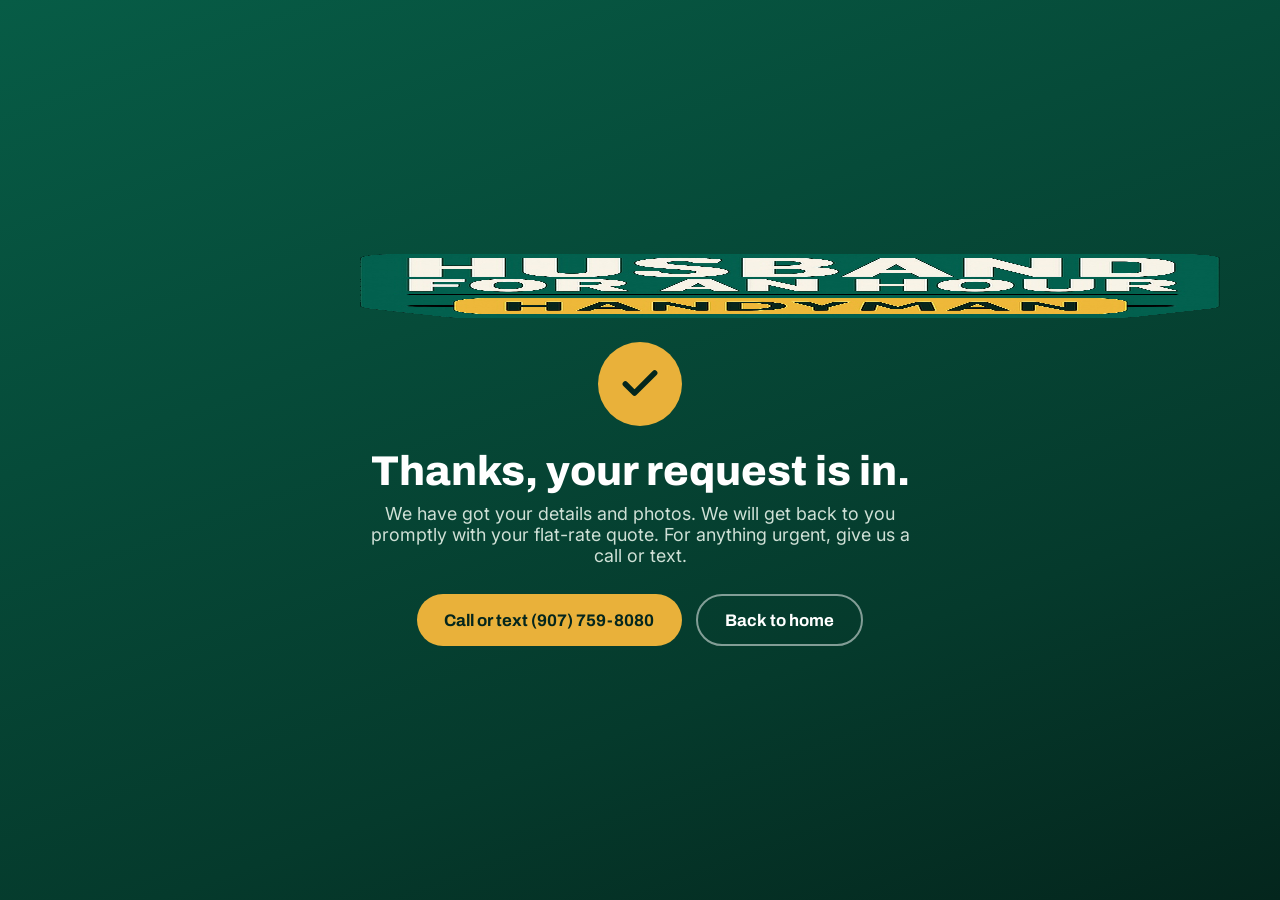
<file: thanks.html>
<!doctype html><html lang="en"><head><!-- Google tag (gtag.js) --><script async src="https://www.googletagmanager.com/gtag/js?id=AW-18004543811"></script><script>window.dataLayer=window.dataLayer||[];function gtag(){dataLayer.push(arguments);}gtag('js',new Date());gtag('config','AW-18004543811');</script><script>gtag('event','conversion',{'send_to':'AW-18004543811/sQyKCNSvx8gcEMOSnolD'});</script><script>function gtag_report_conversion(url){var callback=function(){if(typeof(url)!='undefined'){window.location=url;}};gtag('event','conversion',{'send_to':'AW-18004543811/7Xt_CK-mx8gcEMOSnolD','value':1.0,'currency':'USD','event_callback':callback});return false;}</script>
<meta charset="utf-8">
<meta name="viewport" content="width=device-width,initial-scale=1"><title>Thank you | Husband for an Hour</title>
<meta name="robots" content="noindex">
<link rel="icon" href="/assets/img/favicon.ico" sizes="any">
<link rel="preconnect" href="https://fonts.googleapis.com"><link rel="preconnect" href="https://fonts.gstatic.com" crossorigin>
<link href="https://fonts.googleapis.com/css2?family=Archivo:wght@600;800&family=Inter:wght@400;600&display=swap" rel="stylesheet">
<style>
*{box-sizing:border-box;margin:0}
body{min-height:100vh;display:flex;align-items:center;justify-content:center;text-align:center;padding:30px;
 font-family:"Inter",system-ui,sans-serif;color:#eaf3ee;background:linear-gradient(160deg,#075c46 0%,#053a2c 70%,#04261d 100%)}
.w{max-width:560px}
img{height:64px;margin:0 auto 24px;display:block}
.tick{width:84px;height:84px;border-radius:50%;background:#e9b13a;display:flex;align-items:center;justify-content:center;margin:0 auto 22px}
.tick svg{width:44px;height:44px;color:#04261d}
h1{font-family:"Archivo",sans-serif;font-weight:800;font-size:clamp(1.8rem,4.5vw,2.6rem);margin:0 0 .6rem;color:#fff}
p{color:#cfe0d6;font-size:1.12rem;margin-bottom:28px}
.btns{display:flex;gap:14px;justify-content:center;flex-wrap:wrap}
a.btn{display:inline-flex;align-items:center;gap:.5rem;font-family:"Archivo",sans-serif;font-weight:700;
 font-size:1.05rem;padding:.9rem 1.7rem;border-radius:999px;text-decoration:none;transition:.18s}
.gold{background:#e9b13a;color:#04261d}.gold:hover{background:#f1bd4d}
.ghost{background:transparent;color:#fff;border:2px solid rgba(255,255,255,.5)}.ghost:hover{background:#fff;color:#075c46}
</style></head><body>
<div class="w">
  <img src="/assets/img/logo.png" alt="Husband for an Hour" width="860" height="531" decoding="async" loading="lazy">
  <div class="tick"><svg viewBox="0 0 24 24" fill="none" stroke="currentColor" stroke-width="3" stroke-linecap="round" stroke-linejoin="round"><path d="M20 6 9 17l-5-5"/></svg></div>
  <h1>Thanks, your request is in.</h1>
  <p>We have got your details and photos. We will get back to you promptly with your flat-rate quote. For anything urgent, give us a call or text.</p>
  <div class="btns">
    <a class="btn gold" href="tel:+19077598080" onclick="return gtag_report_conversion('tel:+19077598080');">Call or text (907) 759-8080</a>
    <a class="btn ghost" href="/">Back to home</a>
  </div>
</div></body></html>
</file>
<file: assets/styles.css>
/* Husband for an Hour — Fairbanks handyman service
   Brand: pine green / cream / gold. No build step. */
:root{
  --green:#075c46; --green-2:#0a6e54; --green-d:#053a2c; --green-dd:#04261d;
  --cream:#f7f4eb; --cream-2:#efeadb; --card:#ffffff;
  --gold:#e9b13a; --gold-d:#c8902a; --gold-soft:#f6e2ad;
  --ink:#1b231e; --body:#37433c; --muted:#697269; --line:#e2ddcd;
  --ok:#1f8a5b;
  --shadow:0 1px 2px rgba(4,38,29,.06),0 10px 30px rgba(4,38,29,.08);
  --shadow-lg:0 24px 60px rgba(4,38,29,.18);
  --r:14px; --r-lg:22px;
  --wrap:1180px;
  --disp:"Archivo",system-ui,sans-serif;
  --sans:"Inter",system-ui,-apple-system,Segoe UI,Roboto,sans-serif;
}
*{box-sizing:border-box}
html{scroll-behavior:smooth;-webkit-text-size-adjust:100%;scroll-padding-top:88px}
body{margin:0;font-family:var(--sans);color:var(--body);background:var(--cream);
  font-size:17px;line-height:1.65;overflow-x:clip}
img{max-width:100%;height:auto;display:block}
a{color:var(--green);text-decoration:none}
h1,h2,h3,h4{font-family:var(--disp);color:var(--ink);line-height:1.06;margin:0 0 .5em;
  font-weight:800;letter-spacing:-.01em}
h1{font-size:clamp(2.3rem,5.2vw,4rem)}
h2{font-size:clamp(1.9rem,3.6vw,2.9rem)}
h3{font-size:1.3rem}
p{margin:0 0 1rem}
.wrap{max-width:var(--wrap);margin:0 auto;padding:0 22px}
.sec{padding:84px 0}
.sec-tight{padding:56px 0}
.center{text-align:center}
.eyebrow{font-family:var(--disp);font-weight:700;text-transform:uppercase;letter-spacing:.16em;
  font-size:.82rem;color:var(--gold-d);margin:0 0 .8rem}
.lead{font-size:1.18rem;color:var(--body);max-width:62ch}
.center .lead{margin-left:auto;margin-right:auto}
.muted{color:var(--muted)}
.nowrap{white-space:nowrap}

/* buttons */
.btn{display:inline-flex;align-items:center;gap:.5rem;font-family:var(--disp);font-weight:700;
  font-size:1rem;padding:.85rem 1.5rem;border-radius:999px;border:2px solid transparent;
  cursor:pointer;transition:.18s ease;letter-spacing:.01em;white-space:nowrap}
.btn-gold{background:var(--gold);color:var(--green-dd);box-shadow:0 8px 22px rgba(233,177,58,.35)}
.btn-gold:hover{background:#f1bd4d;transform:translateY(-2px)}
.btn-green{background:var(--green);color:#fff}
.btn-green:hover{background:var(--green-2);transform:translateY(-2px)}
.btn-ghost{background:transparent;color:var(--green);border-color:var(--green)}
.btn-ghost:hover{background:var(--green);color:#fff}
.btn-light{background:#fff;color:var(--green);border-color:#fff}
.btn-light:hover{background:var(--cream-2)}
.btn-outline-light{background:transparent;color:#fff;border-color:rgba(255,255,255,.5)}
.btn-outline-light:hover{background:#fff;color:var(--green);border-color:#fff}
.btn-lg{font-size:1.08rem;padding:1rem 1.8rem}
.btn svg{width:18px;height:18px;flex:none}
.btn-lg svg{width:20px;height:20px}

/* utility bar */
.util{background:var(--green-dd);color:#cfe0d6;font-size:.85rem}
.util .wrap{display:flex;align-items:center;gap:18px;min-height:40px;flex-wrap:wrap}
.util a{color:#e7f0ea}
.util .u-item{display:inline-flex;align-items:center;gap:.4rem}
.util .u-spacer{flex:1}
.util .u-badge{color:var(--gold);font-weight:600}
.util svg{width:15px;height:15px;opacity:.9}

/* nav */
header.nav{position:sticky;top:0;z-index:1000;background:rgba(247,244,235,.92);
  backdrop-filter:blur(12px);border-bottom:1px solid var(--line)}
.nav-inner{display:flex;align-items:center;gap:18px;min-height:74px}
.brand{display:flex;align-items:center;gap:10px;margin-right:auto}
.brand img{height:50px;width:auto}
.nav-links{display:flex;align-items:center;gap:6px;list-style:none;margin:0;padding:0}
.nav-links a{position:relative;white-space:nowrap;font-family:var(--disp);font-weight:600;color:var(--ink);
  font-size:1rem;padding:.5rem .7rem;border-radius:8px;transition:.15s}
.nav-links a:hover{background:var(--cream-2);color:var(--green)}
.nav-links a.active{color:var(--green)}
.nav-links a.active::after{content:"";position:absolute;left:.7rem;right:.7rem;bottom:2px;
  height:3px;border-radius:3px;background:var(--gold)}
.nav-cta{display:flex;align-items:center;gap:10px}
.nav-phone{font-family:var(--disp);font-weight:700;color:var(--green);white-space:nowrap}
.hamburger{display:none;background:none;border:0;cursor:pointer;padding:8px;color:var(--ink)}
.hamburger svg{width:28px;height:28px}

/* language switcher */
.lang{position:relative}
.lang-btn{display:inline-flex;align-items:center;gap:.4rem;background:var(--green);color:#fff;
  border:0;border-radius:999px;padding:.45rem .8rem;font-family:var(--disp);font-weight:600;
  font-size:.9rem;cursor:pointer;transition:.15s}
.lang-btn:hover{background:var(--green-2)}
.lang-btn svg{width:16px;height:16px}
.util .lang-btn{padding:.25rem .7rem;font-size:.82rem}
.lang-panel{position:absolute;top:calc(100% + 8px);right:0;width:288px;max-width:88vw;
  background:#fff;border:1px solid var(--line);border-radius:14px;box-shadow:var(--shadow-lg);
  padding:10px;z-index:1200;display:none}
.lang-panel.open{display:block}
.lang-search{width:100%;padding:.6rem .7rem;border:1px solid var(--line);border-radius:9px;
  font-size:.95rem;margin-bottom:8px;font-family:var(--sans)}
.lang-list{max-height:330px;overflow-y:auto;list-style:none;margin:0;padding:0}
.lang-item{display:flex;justify-content:space-between;gap:8px;padding:.5rem .6rem;border-radius:8px;
  cursor:pointer;font-size:.92rem;color:var(--ink)}
.lang-item:hover{background:var(--cream-2)}
.lang-item .nat{color:var(--muted);font-size:.85rem}
.lang-item.sel{background:var(--green);color:#fff}
.lang-item.sel .nat{color:#cfe0d6}
.lang-credit{font-size:.72rem;color:var(--muted);padding:6px 6px 2px;text-align:center}
/* language switcher shown at the top of the mobile hamburger menu (hidden on desktop) */
.nav-lang-item{display:none;list-style:none;margin:0 0 6px;padding:0 0 8px;border-bottom:1px solid var(--line)}
.nav-lang-item .lang{width:100%}
.nav-lang-item .lang-btn{width:100%;justify-content:space-between;padding:.7rem .85rem;font-size:.98rem}
.nav-lang-item .lang-label{margin-right:auto}
.nav-lang-item .lang-panel{position:static;width:100%;max-width:none;box-shadow:none;margin-top:8px;padding:8px}
.nav-lang-item .lang-list{max-height:48vh}

/* hero */
.hero{position:relative;background:linear-gradient(160deg,var(--green) 0%,var(--green-d) 70%,var(--green-dd) 100%);
  color:#eaf3ee;overflow:hidden}
.hero::before{content:"";position:absolute;inset:0;opacity:.5;
  background:radial-gradient(60% 80% at 85% 10%,rgba(233,177,58,.18),transparent 60%),
  radial-gradient(50% 60% at 10% 90%,rgba(10,110,84,.55),transparent 60%)}
.hero-grid{position:relative;display:grid;grid-template-columns:1.15fr .85fr;gap:48px;align-items:center;
  padding:78px 0 86px}
.hero h1{color:#fff}
.hero h1 .hl{color:var(--gold)}
.hero p.lead{color:#cfe0d6}
.hero-cta{display:flex;gap:14px;flex-wrap:wrap;margin-top:26px}
.hero-chips{display:flex;gap:10px;flex-wrap:wrap;margin-top:26px}
.chip{display:inline-flex;align-items:center;gap:.4rem;background:rgba(255,255,255,.08);
  border:1px solid rgba(255,255,255,.16);color:#eaf3ee;border-radius:999px;
  padding:.4rem .85rem;font-size:.86rem;font-weight:600}
.chip svg{width:15px;height:15px;color:var(--gold)}
/* hero quote card */
.quote-card{background:#fff;color:var(--ink);border-radius:var(--r-lg);box-shadow:var(--shadow-lg);
  padding:24px;transform:rotate(-1.2deg)}
.quote-card .qc-top{display:flex;justify-content:space-between;align-items:center;
  border-bottom:1px dashed var(--line);padding-bottom:12px;margin-bottom:12px}
.qc-tag{font-family:var(--disp);font-weight:800;color:var(--green);font-size:1.05rem}
.qc-badge{background:var(--gold-soft);color:var(--green-dd);font-weight:700;font-size:.72rem;
  padding:.25rem .6rem;border-radius:999px;text-transform:uppercase;letter-spacing:.04em}
.qc-row{display:flex;justify-content:space-between;padding:.42rem 0;font-size:.96rem}
.qc-row span:first-child{color:var(--body)}
.qc-row .price{font-family:var(--disp);font-weight:700;color:var(--ink)}
.qc-total{display:flex;justify-content:space-between;border-top:2px solid var(--ink);
  margin-top:10px;padding-top:12px;font-family:var(--disp);font-weight:800;font-size:1.25rem}
.qc-total .price{color:var(--green)}
.qc-note{font-size:.78rem;color:var(--muted);margin-top:10px}
.qc-stamp{position:absolute;left:-22px;top:-24px;background:var(--gold);color:var(--green-dd);
  font-family:var(--disp);font-weight:800;border-radius:50%;width:88px;height:88px;
  display:flex;align-items:center;justify-content:center;text-align:center;font-size:.8rem;
  line-height:1.05;box-shadow:var(--shadow);transform:rotate(-9deg);padding:8px;
  border:3px solid var(--cream)}
.quote-wrap{position:relative}

/* fun hero figure + speech bubble + price tag */
.hero-visual{display:flex;justify-content:center}
.hero-figure{position:relative;max-width:420px;width:100%}
.hero-figure>img{width:100%;border-radius:26px;box-shadow:var(--shadow-lg);
  border:5px solid rgba(255,255,255,.12)}
.speech{position:absolute;top:-22px;left:-18px;background:#fff;color:var(--ink);
  font-family:var(--disp);font-weight:800;font-size:1.05rem;padding:.7rem 1.05rem;border-radius:16px;
  box-shadow:var(--shadow);transform:rotate(-3deg);max-width:230px;line-height:1.15}
.speech::after{content:"";position:absolute;bottom:-12px;left:34px;border:9px solid transparent;
  border-top-color:#fff;border-bottom:0;filter:drop-shadow(0 2px 1px rgba(0,0,0,.06))}
.price-tag{position:absolute;bottom:-16px;right:-16px;background:var(--gold);color:var(--green-dd);
  font-family:var(--disp);font-weight:700;font-size:.92rem;line-height:1.1;text-align:center;
  padding:.7rem .95rem;border-radius:14px;box-shadow:var(--shadow);transform:rotate(4deg);
  border:3px solid var(--cream)}
.price-tag b{font-size:1.05rem;display:block}

/* van feature band — full photo centerpiece */
.vanband{background:var(--green-dd);color:#eaf3ee}
.vanband .wrap{padding:72px 22px}
.vanband-head{max-width:820px;margin:0 auto 30px;text-align:center}
.vanband h2{color:#fff}
.vanband p{color:#cfe0d6}
.vanband-photo img{width:100%;height:auto;display:block;border-radius:var(--r-lg);
  box-shadow:var(--shadow-lg);border:6px solid rgba(255,255,255,.07)}
.vanband-foot{text-align:center;margin-top:26px}
.vanband .fbstat{display:inline-flex;align-items:center;gap:10px;background:rgba(233,177,58,.14);
  border:1px solid rgba(233,177,58,.4);color:var(--gold);border-radius:999px;padding:.5rem 1rem;
  font-weight:700;font-size:.9rem;margin-bottom:16px}
.vanband .fbstat svg{width:16px;height:16px;flex:none}
.proof-badge svg{width:16px;height:16px;flex:none}
.tagline-lg{font-family:var(--disp);font-weight:800;color:var(--gold);font-size:clamp(1.3rem,2.4vw,1.9rem);
  margin:16px 0 22px;line-height:1.1;text-align:center}

/* team */
.team-grid{display:flex;flex-wrap:wrap;justify-content:center;gap:24px}
.team-card{flex:1 1 300px;max-width:332px;background:#fff;border:1px solid var(--line);
  border-radius:var(--r-lg);overflow:hidden;box-shadow:var(--shadow);transition:.18s;text-align:center}
.team-card:hover{transform:translateY(-5px);box-shadow:var(--shadow-lg)}
.team-photo{aspect-ratio:4/5;background:linear-gradient(180deg,#eef3ef,var(--cream-2));overflow:hidden}
.team-photo img{width:100%;height:100%;object-fit:cover;object-position:center top}
.team-photo.contain img{object-fit:contain;padding:14px}
.team-body{padding:20px}
.team-body h3{margin-bottom:.2rem}
.team-body .role{font-family:var(--disp);font-weight:700;color:var(--gold-d);font-size:.82rem;
  text-transform:uppercase;letter-spacing:.08em;margin-bottom:.5rem}
.team-note{background:var(--cream-2);border:1px dashed var(--gold-d);border-radius:var(--r);
  padding:20px 24px;margin-top:24px;text-align:center;color:var(--body)}

/* stats strip */
.stats{background:var(--green-dd);color:#eaf3ee}
.stats .wrap{display:grid;grid-template-columns:repeat(4,1fr);gap:20px;padding:34px 22px}
.stat{text-align:center}
.stat .num{font-family:var(--disp);font-weight:800;font-size:2.4rem;color:var(--gold);line-height:1}
.stat .lbl{font-size:.9rem;color:#bcd0c4;margin-top:6px}

/* generic cards */
.grid{display:grid;gap:22px}
.g-2{grid-template-columns:repeat(2,1fr)}
.g-3{grid-template-columns:repeat(3,1fr)}
.g-4{grid-template-columns:repeat(4,1fr)}
.card{background:var(--card);border:1px solid var(--line);border-radius:var(--r);padding:26px;
  box-shadow:var(--shadow);transition:.18s}
.card:hover{transform:translateY(-4px);box-shadow:var(--shadow-lg)}
.card h3{margin-bottom:.4rem}
.card p{margin:0;color:var(--body);font-size:.98rem}
.icon{width:52px;height:52px;border-radius:12px;background:var(--green);color:var(--gold);
  display:flex;align-items:center;justify-content:center;margin-bottom:16px}
.icon svg{width:28px;height:28px}
.icon.gold{background:var(--gold-soft);color:var(--green)}

/* value props */
.value{background:var(--cream-2)}
.value .icon{background:#fff;box-shadow:var(--shadow)}

/* split feature */
.split{display:grid;grid-template-columns:1fr 1fr;gap:50px;align-items:center}
.split img{border-radius:var(--r-lg);box-shadow:var(--shadow-lg);width:100%;height:100%;
  max-height:460px;object-fit:cover}
.split.flip .split-media{order:2}

/* steps */
.steps{counter-reset:step;display:grid;grid-template-columns:repeat(4,1fr);gap:22px}
.step{position:relative;background:#fff;border:1px solid var(--line);border-radius:var(--r);padding:30px 24px 24px}
.step::before{counter-increment:step;content:counter(step);position:absolute;top:-18px;left:24px;
  width:44px;height:44px;border-radius:50%;background:var(--gold);color:var(--green-dd);
  font-family:var(--disp);font-weight:800;font-size:1.3rem;display:flex;align-items:center;justify-content:center;
  box-shadow:var(--shadow)}
.step h3{margin-top:8px}

/* audiences */
.aud{display:flex;gap:16px;align-items:flex-start;background:#fff;border:1px solid var(--line);
  border-radius:var(--r);padding:22px}
.aud .icon{flex:none;margin:0}

/* pricing */
.price-table{width:100%;border-collapse:collapse;background:#fff;border-radius:var(--r);
  overflow:hidden;box-shadow:var(--shadow);font-size:.96rem}
.price-table th,.price-table td{padding:.8rem 1rem;text-align:left;border-bottom:1px solid var(--line)}
.price-table thead th{background:var(--green);color:#fff;font-family:var(--disp);font-weight:700;
  font-size:.86rem;text-transform:uppercase;letter-spacing:.05em}
.price-table tbody tr:last-child td{border-bottom:0}
.price-table tbody tr:hover{background:var(--cream)}
.price-table .pcat{font-weight:600;color:var(--green-d)}
.price-table .num{font-family:var(--disp);font-weight:700;color:var(--ink);text-align:right;white-space:nowrap}
.price-table .num.eco{color:var(--green)}
.flat-tag{display:inline-block;font-family:var(--sans);font-weight:600;font-size:.68rem;color:var(--muted);
  background:var(--cream-2);border-radius:6px;padding:.12rem .45rem;
  vertical-align:middle;text-transform:uppercase;letter-spacing:.04em}
.pb-unit{display:none}
.pb-legend{display:flex;flex-wrap:wrap;gap:8px;justify-content:center;margin-top:16px}
.pb-leg{font-size:.82rem;font-weight:600;color:var(--green-d);background:var(--cream-2);
  border:1px solid var(--line);border-radius:999px;padding:.34rem .8rem}
.pb-leg b{color:var(--green);font-weight:800}
.pb-leg-flat b{color:var(--gold-d)}
/* full price book: search, chips, accordion */
.pb-toolbar{position:sticky;top:72px;z-index:60;background:var(--cream-2);
  padding:16px 0 14px;margin:0 -22px 16px;border-bottom:1px solid var(--line)}
.pb-toolbar>*{padding-left:22px;padding-right:22px}
.pb-search{position:relative;max-width:560px;margin:0 auto}
.pb-search svg{position:absolute;left:34px;top:50%;transform:translateY(-50%);width:20px;height:20px;color:var(--muted)}
.pb-search input{width:100%;padding:.9rem 1rem .9rem 3rem;border:1.5px solid var(--line);border-radius:999px;
  font-size:1.05rem;font-family:var(--sans);background:#fff;box-shadow:var(--shadow);color:var(--ink)}
.pb-search input:focus{outline:0;border-color:var(--green);box-shadow:0 0 0 3px rgba(7,92,70,.14)}
.pb-chips{display:flex;flex-wrap:wrap;gap:8px;justify-content:center;margin-top:14px;max-width:1000px;margin-left:auto;margin-right:auto}
.pb-chip{display:inline-flex;align-items:center;gap:7px;background:#fff;border:1px solid var(--line);
  border-radius:999px;padding:.4rem .8rem;font-family:var(--disp);font-weight:600;font-size:.85rem;
  color:var(--ink);cursor:pointer;transition:.15s}
.pb-chip span{background:var(--cream-2);color:var(--muted);border-radius:999px;padding:.02rem .45rem;font-size:.74rem}
.pb-chip:hover{border-color:var(--green);color:var(--green)}
.pb-chip:hover span{background:var(--green);color:#fff}
.pb-cat{background:#fff;border:1px solid var(--line);border-radius:var(--r);margin-bottom:14px;
  overflow:hidden;box-shadow:var(--shadow)}
.pb-cat>summary{list-style:none;cursor:pointer;display:flex;align-items:center;justify-content:space-between;
  gap:14px;padding:18px 22px}
.pb-cat>summary::-webkit-details-marker{display:none}
.pb-cat-name{display:flex;align-items:center;gap:12px;font-family:var(--disp);font-weight:800;
  font-size:1.18rem;color:var(--green-d)}
.pb-cat-name svg{width:24px;height:24px;color:var(--gold-d);flex:none}
.pb-cat-meta{display:flex;align-items:center;gap:14px;color:var(--muted);font-weight:600;font-size:.88rem;white-space:nowrap}
.pb-range{color:var(--ink);font-family:var(--disp)}
.pb-chev{font-size:1.5rem;line-height:1;color:var(--gold-d);transition:transform .2s}
.pb-cat[open] .pb-chev{transform:rotate(90deg)}
.pb-body{border-top:1px solid var(--line)}
.pb-body .price-table{box-shadow:none;border-radius:0}
.pb-body .price-table thead th{background:var(--green-d)}
.pb-cat tbody tr[hidden]{display:none}
.pb-noresult{text-align:center;color:var(--muted);padding:18px}
@media(max-width:620px){
  .pb-cat-name{font-size:1.02rem}
  .pb-range{display:none}
  .pb-toolbar{top:0}
}
/* phones: fit the 4-col price table to the screen (no clipped Premium column, no sideways scroll) */
@media(max-width:560px){
  .price-table{font-size:.86rem}
  .price-table th,.price-table td{padding:.55rem .6rem}
  .price-table thead th{font-size:.62rem;letter-spacing:.02em;padding:.55rem .5rem}
  .price-table .pb-ucol{display:none}                 /* hide the Unit column... */
  .pb-unit{display:block;font-size:.72rem;color:var(--muted);font-weight:600;margin-top:2px}  /* ...show it inline instead */
  .price-table td:first-child{white-space:normal;line-height:1.34;padding-right:.4rem}
  .price-table .num{font-size:.86rem}
  .price-table th:last-child,.price-table td:last-child{padding-right:.7rem}
  .flat-tag{font-size:.58rem;padding:.1rem .34rem}
  .pb-cat>summary{padding:14px 16px}
  .pb-cat-meta{gap:8px}
  .pb-leg{font-size:.78rem;padding:.3rem .7rem}
}

.cat-head{font-family:var(--disp);font-weight:800;color:var(--green-d);
  font-size:1.2rem;margin:30px 0 10px;display:flex;align-items:center;gap:10px}
.cat-head::before{content:"";width:10px;height:22px;background:var(--gold);border-radius:3px}
.pill-tier{display:inline-flex;gap:14px;background:var(--cream-2);border-radius:999px;padding:6px;margin:0 auto 8px}

/* local seal (round Alaska badge) */
.seal{display:inline-flex;align-items:center;gap:14px;margin-bottom:18px}
.seal img{width:104px;height:auto;filter:drop-shadow(0 6px 18px rgba(4,38,29,.28))}
.seal .seal-txt{font-family:var(--disp);font-weight:700;color:var(--gold-d);
  text-transform:uppercase;letter-spacing:.1em;font-size:.82rem;max-width:180px;line-height:1.4}
.phero .seal{position:absolute;right:24px;top:50%;transform:translateY(-50%);margin:0}
.phero .seal img{width:138px}
.ft .seal{margin:0 0 14px}
.ft .seal img{width:78px}
@media(max-width:900px){.phero .seal{display:none}}

/* service area */
.area-grid{display:grid;grid-template-columns:1fr 1fr;gap:44px;align-items:center}
.area-list{columns:2;column-gap:24px}
.area-list li{break-inside:avoid;padding:.3rem 0;list-style:none;display:flex;align-items:center;gap:.5rem}
.area-list li::before{content:"";width:8px;height:8px;border-radius:50%;background:var(--gold);flex:none}
.area-list .core{font-weight:700;color:var(--ink)}
.map-card{background:#fff;border:1px solid var(--line);border-radius:var(--r-lg);padding:18px;box-shadow:var(--shadow)}
.map-card svg{width:100%;height:auto;display:block}

/* faq */
.faq{max-width:820px;margin:0 auto}
.q{background:#fff;border:1px solid var(--line);border-radius:var(--r);margin-bottom:12px;overflow:hidden}
.q summary{cursor:pointer;padding:18px 22px;font-family:var(--disp);font-weight:700;color:var(--ink);
  font-size:1.06rem;list-style:none;display:flex;justify-content:space-between;align-items:center;gap:12px}
.q summary::-webkit-details-marker{display:none}
.q summary::after{content:"+";font-size:1.5rem;color:var(--gold-d);transition:.2s}
.q[open] summary::after{transform:rotate(45deg)}
.q .a{padding:0 22px 18px;color:var(--body)}
.q .a p{margin:0}

/* social proof */
.proof{display:grid;grid-template-columns:.9fr 1.1fr;gap:40px;align-items:center}
.proof img{border-radius:var(--r-lg);box-shadow:var(--shadow-lg);width:100%}
.proof-badge{display:inline-flex;align-items:center;gap:8px;background:var(--gold-soft);
  color:var(--green-dd);font-weight:700;border-radius:999px;padding:.4rem .9rem;font-size:.85rem;margin-bottom:14px}

/* CTA band */
.cta{background:linear-gradient(135deg,var(--green) 0%,var(--green-d) 100%);color:#fff;text-align:center}
.cta h2{color:#fff}
.cta p{color:#cfe0d6;max-width:56ch;margin:0 auto 24px}
.cta .hero-cta{justify-content:center}

/* page hero (inner pages) */
.phero{background:linear-gradient(160deg,var(--green) 0%,var(--green-d) 100%);color:#eaf3ee;
  padding:64px 0 56px;position:relative;overflow:hidden}
.phero::before{content:"";position:absolute;inset:0;opacity:.5;
  background:radial-gradient(50% 70% at 88% 0%,rgba(233,177,58,.16),transparent 60%)}
.phero h1{color:#fff;position:relative}
.phero p{color:#cfe0d6;max-width:60ch;position:relative}
.crumbs{position:relative;font-size:.85rem;color:#9fc0b0;margin-bottom:14px}
.crumbs a{color:#cfe0d6}

/* forms */
.form-card{background:#fff;border:1px solid var(--line);border-radius:var(--r-lg);
  padding:32px;box-shadow:var(--shadow)}
.field{margin-bottom:16px}
.field label{display:block;font-family:var(--disp);font-weight:600;color:var(--ink);
  font-size:.92rem;margin-bottom:6px}
.field input,.field select,.field textarea{width:100%;padding:.8rem .9rem;border:1px solid var(--line);
  border-radius:10px;font-size:1rem;font-family:var(--sans);background:#fff;color:var(--ink)}
.field input:focus,.field select:focus,.field textarea:focus{outline:0;border-color:var(--green);
  box-shadow:0 0 0 3px rgba(7,92,70,.12)}
.field textarea{min-height:120px;resize:vertical}
.field .req{color:var(--gold-d)}
.form-row{display:grid;grid-template-columns:1fr 1fr;gap:16px}
.field .optional{font-weight:400;color:var(--muted);font-size:.82rem;font-family:var(--sans)}
.upload{display:flex;flex-direction:column;align-items:center;justify-content:center;gap:5px;text-align:center;
  position:relative;border:2px dashed var(--line);border-radius:12px;padding:22px 16px;cursor:pointer;
  background:var(--cream);transition:.15s}
.upload:hover,.upload.drag{border-color:var(--green);background:#fff}
.upload input[type=file]{position:absolute;inset:0;width:100%;height:100%;opacity:0;cursor:pointer}
.upload>svg{width:30px;height:30px;color:var(--gold-d)}
.upload-main{font-family:var(--disp);font-weight:600;color:var(--ink);font-size:.98rem}
.upload-main b{color:var(--green)}
.upload-sub{font-size:.8rem;color:var(--muted)}
.upload-list{display:flex;flex-wrap:wrap;gap:6px;justify-content:center;margin-top:4px;position:relative;z-index:2}
.upload-chip{display:inline-flex;align-items:center;gap:5px;background:var(--green);color:#fff;border-radius:999px;
  padding:.22rem .6rem;font-size:.76rem;max-width:210px;overflow:hidden;text-overflow:ellipsis;white-space:nowrap}
.upload-chip svg{width:13px;height:13px;flex:none}
.form-ok{display:none;background:#e8f5ee;border:1px solid var(--ok);color:#155c3c;
  border-radius:var(--r);padding:18px;margin-top:14px}
.form-ok.show{display:block}
.err{color:#b23b3b;font-size:.85rem;margin-top:4px;display:none}
.field.invalid .err{display:block}
.field.invalid input,.field.invalid select,.field.invalid textarea{border-color:#b23b3b}

/* contact info list */
.cinfo{list-style:none;padding:0;margin:0}
.cinfo li{display:flex;gap:14px;align-items:flex-start;padding:14px 0;border-bottom:1px solid var(--line)}
.cinfo .icon{margin:0;flex:none;width:46px;height:46px}
.cinfo b{font-family:var(--disp);color:var(--ink)}

/* footer */
footer.ft{background:var(--green-dd);color:#bcd0c4;padding:60px 0 26px;font-size:.94rem}
.ft-grid{display:grid;grid-template-columns:1.4fr 1fr 1fr 1.2fr;gap:34px}
.ft img.flogo{height:58px;width:auto;margin-bottom:14px}
.ft-family{margin:20px 0 6px}
.ft-family-label{display:block;font-family:var(--disp);font-weight:700;font-size:.74rem;
  letter-spacing:.1em;text-transform:uppercase;color:#9fc0b0;margin-bottom:12px}
.ft-family-logos{display:flex;align-items:center;gap:13px;flex-wrap:wrap}
.ft-family-logos img{width:76px;height:auto;display:block}
.ft-family-logos a{display:inline-flex;transition:transform .18s}
.ft-family-logos a:hover{transform:translateY(-3px)}
.ft h4{color:#fff;font-size:1rem;text-transform:uppercase;letter-spacing:.08em;margin-bottom:14px}
.ft a{color:#cfe0d6;display:block;padding:.22rem 0}
.ft a:hover{color:var(--gold)}
.ft .ft-contact div{padding:.22rem 0;display:flex;gap:.5rem;align-items:flex-start}
.ft-contact svg{width:18px;height:18px;flex:none;margin-top:2px;color:var(--gold)}
.ft-bottom{border-top:1px solid rgba(255,255,255,.12);margin-top:40px;padding-top:20px;
  display:flex;justify-content:space-between;gap:14px;flex-wrap:wrap;color:#8fb09f;font-size:.85rem}
.ft-badges{display:flex;gap:10px;flex-wrap:wrap;margin-top:10px}
.ft-badges span{background:rgba(255,255,255,.08);border-radius:8px;padding:.3rem .6rem;font-size:.78rem;color:#cfe0d6}

/* reveal */
.reveal{opacity:0;transform:translateY(22px);transition:opacity .6s ease,transform .6s ease}
.reveal.in{opacity:1;transform:none}

/* hero trust microcopy */
.hero-trust{margin-top:18px;display:flex;flex-wrap:wrap;gap:8px 20px;color:#bcd0c4;font-size:.92rem}
.hero-trust span{display:inline-flex;align-items:center;gap:.45rem}
.hero-trust svg{width:16px;height:16px;color:var(--gold);flex:none}

/* check list (value points, form benefits) */
.checks{list-style:none;padding:0;margin:18px 0 0;display:flex;flex-direction:column;gap:13px}
.checks li{display:flex;gap:.65rem;align-items:flex-start;line-height:1.55;color:var(--body)}
.checks li svg{width:21px;height:21px;flex:none;color:var(--gold);margin-top:2px}
.checks b{color:var(--ink)}
.qform .checks li{color:#cfe0d6}
.qform .checks b{color:#fff}

/* promise / confidence */
.promise-card{background:#fff;border:1px solid var(--line);border-radius:var(--r);padding:28px 24px;
  box-shadow:var(--shadow);text-align:center;transition:.18s}
.promise-card:hover{transform:translateY(-4px);box-shadow:var(--shadow-lg)}
.promise-card .icon{margin:0 auto 16px}
.promise-card h3{margin-bottom:.4rem}
.promise-card p{margin:0;color:var(--body);font-size:.96rem}

/* reviews */
.reviews{background:var(--green-dd);color:#eaf3ee}
.reviews .eyebrow{color:var(--gold)}
.reviews h2{color:#fff}
.reviews .lead{color:#cfe0d6}
.stars{color:var(--gold);letter-spacing:2px;font-size:1.5rem;line-height:1;font-family:Arial,sans-serif}
.review-card{background:#fff;color:var(--ink);border-radius:var(--r);padding:26px;box-shadow:var(--shadow);
  display:flex;flex-direction:column;gap:12px;text-align:left}
.review-card .stars{font-size:1.15rem}
.review-card p{margin:0;color:var(--body);font-size:1rem;line-height:1.6}
.rev-by{margin-top:auto;display:flex;align-items:center;justify-content:space-between;gap:10px;
  border-top:1px solid var(--line);padding-top:14px}
.rev-name{font-family:var(--disp);font-weight:700;color:var(--ink)}
.rev-src{font-size:.76rem;color:var(--muted);display:inline-flex;align-items:center;gap:5px}
.rev-src svg{width:14px;height:14px}

/* inline quote form band */
.qform{background:linear-gradient(160deg,var(--green) 0%,var(--green-d) 100%);color:#eaf3ee}
.qform .eyebrow{color:var(--gold)}
.qform h2{color:#fff}
.qform .lead,.qform .area-list li{color:#cfe0d6}
.qform .area-list li b{color:#fff!important}
.qform a{color:var(--gold)}
.qform-grid{display:grid;grid-template-columns:1fr 1fr;gap:46px;align-items:center}

/* mobile sticky action bar */
.mobile-bar{position:fixed;left:0;right:0;bottom:0;z-index:1300;display:none;
  grid-template-columns:1fr 1fr;background:var(--green-dd);box-shadow:0 -6px 24px rgba(0,0,0,.32)}
.mobile-bar a{display:flex;align-items:center;justify-content:center;gap:.5rem;padding:1rem .5rem;
  font-family:var(--disp);font-weight:700;font-size:1.05rem;color:#fff}
.mobile-bar a.mb-call{background:var(--gold);color:var(--green-dd)}
.mobile-bar a svg{width:19px;height:19px}

@media(max-width:860px){.qform-grid{grid-template-columns:1fr;gap:28px}}
@media(max-width:760px){.mobile-bar{display:grid}body{padding-bottom:64px}}

/* google translate cleanup */
.goog-te-banner-frame,iframe.skiptranslate{display:none!important}
body{top:0!important;position:static!important}
#google_translate_element{position:absolute;left:-9999px;top:-9999px;height:0;overflow:hidden}
.goog-tooltip,.goog-tooltip:hover{display:none!important}
.goog-text-highlight{background:none!important;box-shadow:none!important}

/* responsive */
@media(max-width:980px){
  .hero-grid{grid-template-columns:1fr;gap:40px;padding:54px 0 64px}
  .quote-wrap{max-width:420px}
  .split,.area-grid,.proof{grid-template-columns:1fr;gap:30px}
  .split.flip .split-media{order:0}
  .g-4{grid-template-columns:repeat(2,1fr)}
  .steps{grid-template-columns:repeat(2,1fr);gap:30px}
  .stats .wrap{grid-template-columns:repeat(2,1fr);gap:26px}
  .ft-grid{grid-template-columns:1fr 1fr}
}
@media(max-width:1140px){
  .nav-links,.nav-phone{display:none}
  .nav-links.open{display:flex;position:absolute;top:74px;left:0;right:0;flex-direction:column;
    background:var(--cream);border-bottom:1px solid var(--line);padding:14px 22px;gap:2px;align-items:stretch;
    max-height:calc(100vh - 74px);overflow-y:auto}
  .nav-links.open a{padding:.85rem .6rem;border-radius:8px}
  .nav-links.open a.active::after{display:none}
  .nav-links.open .nav-lang-item{display:block}
  .hamburger{display:block}
}
@media(max-width:760px){
  .sec{padding:60px 0}
  .g-2,.g-3,.g-4{grid-template-columns:1fr}
  .steps{grid-template-columns:1fr}
  .form-row{grid-template-columns:1fr}
  .area-list{columns:1}
  .ft-grid{grid-template-columns:1fr}
  .util .u-item.hide-sm{display:none}
  /* the "Get a Flat Quote" pill balloons when text is translated to a longer language
     and overflows a phone; the sticky bottom bar already carries the call/quote CTAs */
  .nav-cta{display:none}
}
</file>
